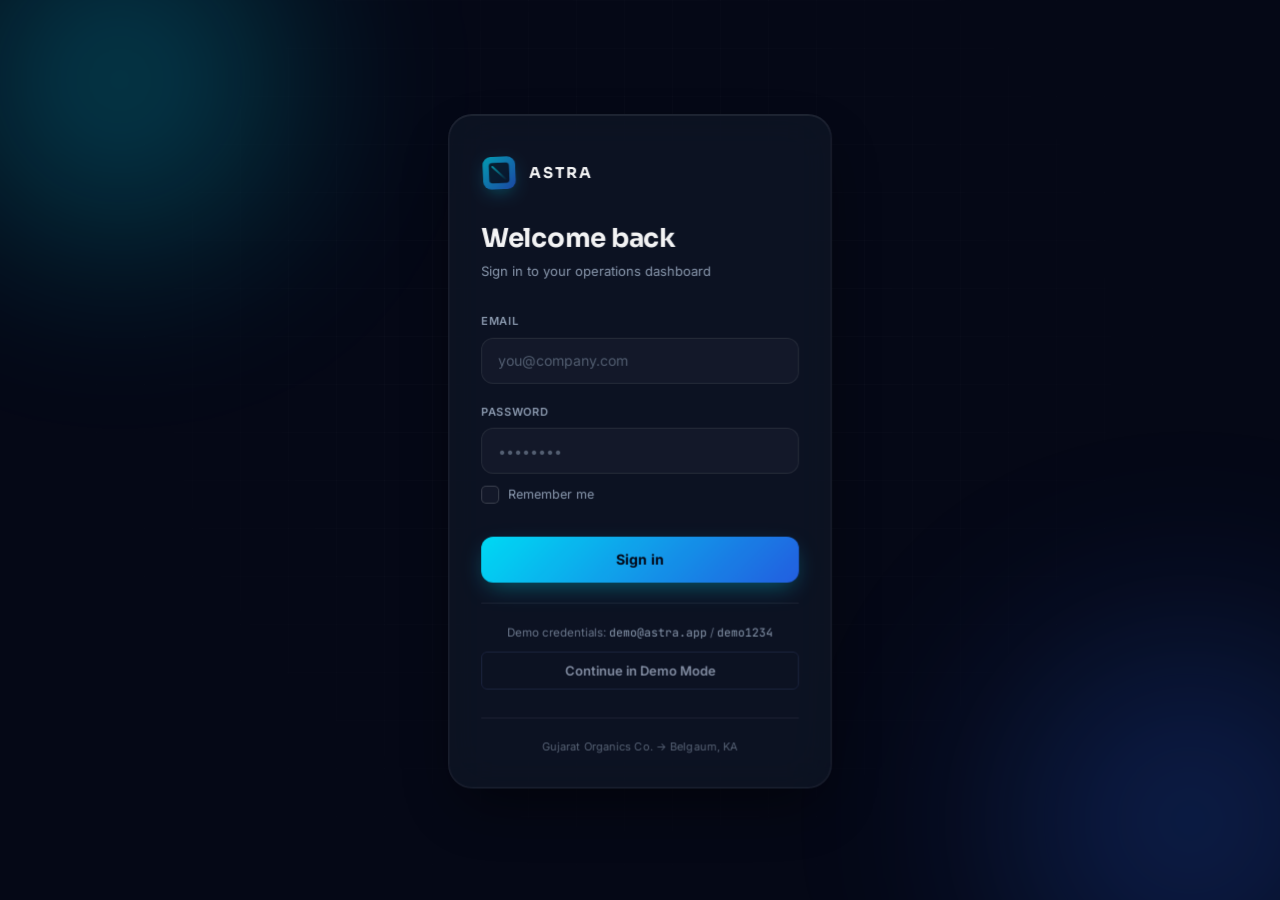
<file: index.html>
<!DOCTYPE html>
<html lang="en">
<head>
    <meta charset="UTF-8">
    <meta http-equiv="refresh" content="0; url=frontend/index.html">
    <title>Redirecting...</title>
</head>
<body>
    <p>Redirecting to Astra ERP...</p>
</body>
</html>
</file>
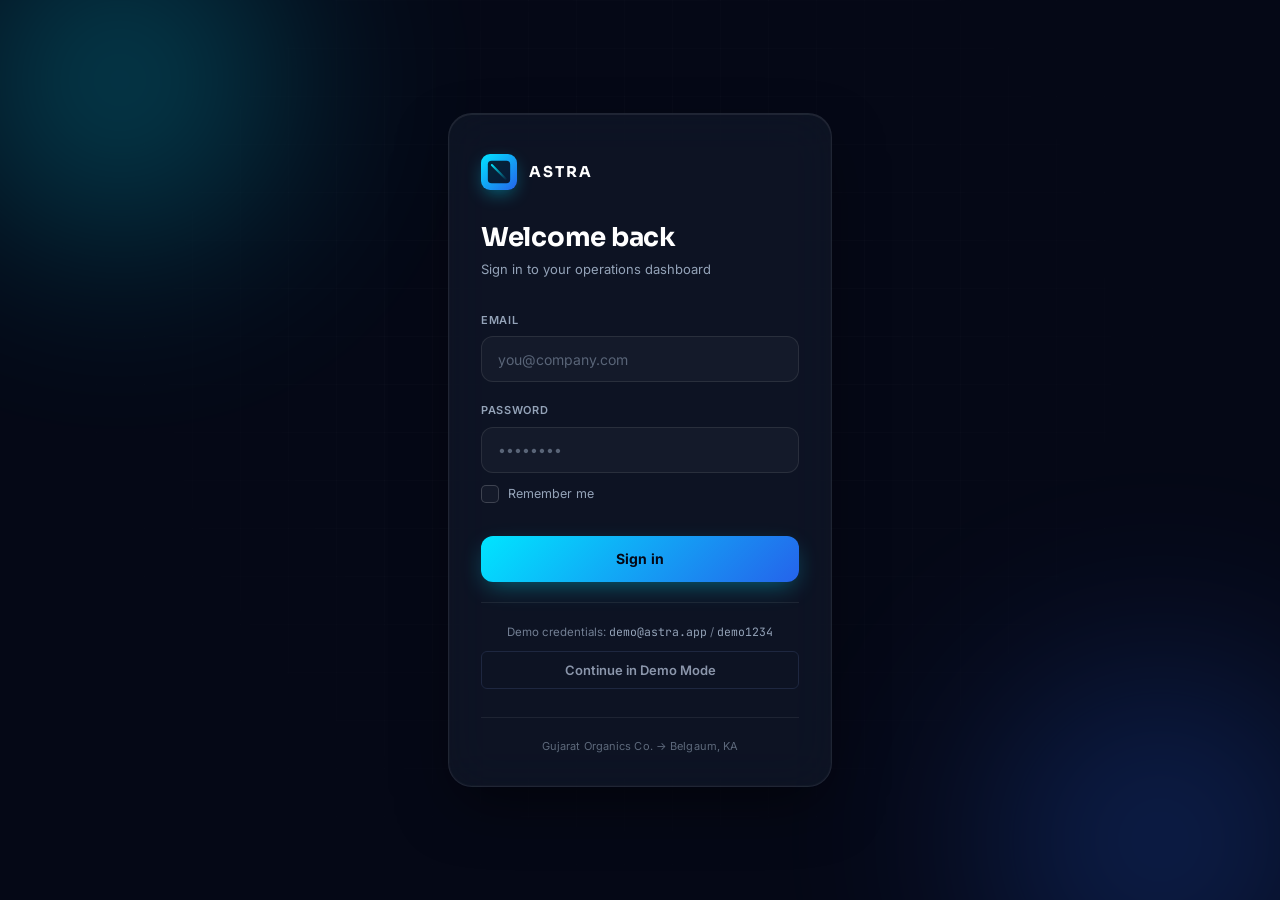
<file: frontend/index.html>
<!DOCTYPE html>
<html lang="en">
<head>
  <meta charset="UTF-8" />
  <title>Astra</title>
  <script>
    // Entry point. Later this can check for an existing session
    // and route straight to the dashboard instead.
    window.location.href = './pages/login/login.html';
  </script>
</head>
<body></body>
</html>
</file>
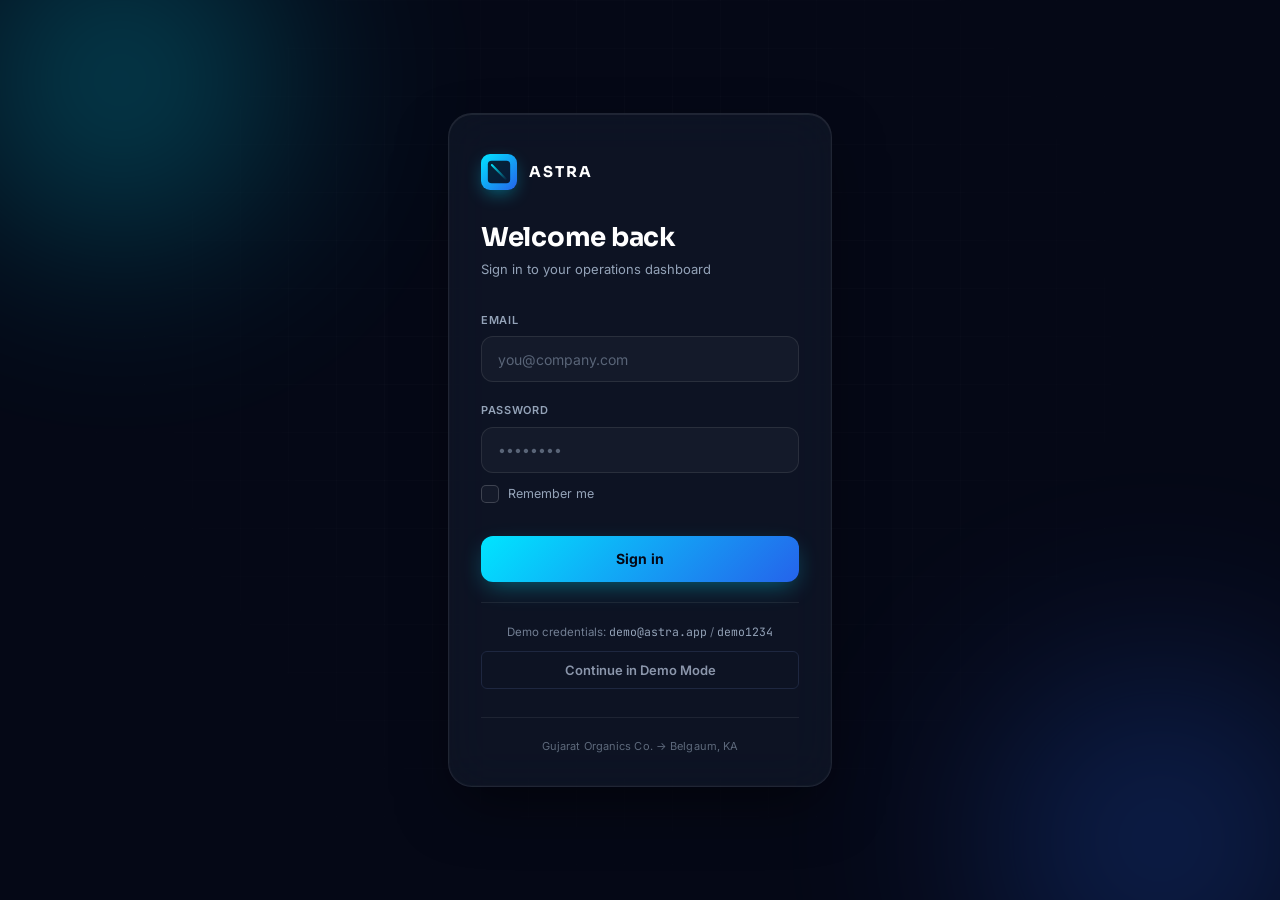
<file: frontend/pages/customers/customers.html>
<!DOCTYPE html>
<html lang="en">
<head>
<script>if(!localStorage.getItem("astra_token")){location.replace("../login/login.html");}</script>
<meta charset="UTF-8" />
<meta name="viewport" content="width=device-width, initial-scale=1.0" />
<title>Astra — Customer Management</title>
<link href="../../assets/css/variables.css" rel="stylesheet"/>
<link href="../../assets/css/global.css" rel="stylesheet"/>
<link href="../../assets/css/layout.css" rel="stylesheet"/>
<link href="../../assets/css/sidebar.css" rel="stylesheet"/>
<link href="../../assets/css/cards.css" rel="stylesheet"/>
<link href="../../assets/css/tables.css" rel="stylesheet"/>
<link href="../../assets/css/buttons.css" rel="stylesheet"/>
<link href="../../assets/css/forms.css" rel="stylesheet"/>
<link href="../dashboard/dashboard.css" rel="stylesheet"/>
<link href="customers.css" rel="stylesheet"/>
</head>
<body>
<div class="app-shell">
<aside class="sidebar mc-sidebar">
<div class="sidebar-brand">
<div class="sidebar-brand-mark">A</div>
<span class="sidebar-brand-name">ASTRA</span>
</div>
<nav class="sidebar-nav mc-sidebar-nav">
<a class="sidebar-link" data-page="dashboard" href="../dashboard/dashboard.html"><span class="mc-nav-indicator"></span><span class="mc-nav-icon" aria-hidden="true"><svg width="16" height="16" viewBox="0 0 24 24" fill="none" stroke="currentColor" stroke-width="1.8"><rect x="3" y="3" width="7" height="9" rx="1.5"/><rect x="14" y="3" width="7" height="5" rx="1.5"/><rect x="14" y="12" width="7" height="9" rx="1.5"/><rect x="3" y="16" width="7" height="5" rx="1.5"/></svg></span><span class="mc-nav-label">Command Center</span></a>
<a class="sidebar-link" data-page="inventory" href="../inventory/inventory.html"><span class="mc-nav-indicator"></span><span class="mc-nav-icon" aria-hidden="true"><svg width="16" height="16" viewBox="0 0 24 24" fill="none" stroke="currentColor" stroke-width="1.8"><path d="M21 8l-9-5-9 5 9 5 9-5z"/><path d="M3 8v8l9 5 9-5V8"/><path d="M12 13v8"/></svg></span><span class="mc-nav-label">Inventory</span></a>
<a class="sidebar-link" data-page="suppliers" href="../suppliers/suppliers.html"><span class="mc-nav-indicator"></span><span class="mc-nav-icon" aria-hidden="true"><svg width="16" height="16" viewBox="0 0 24 24" fill="none" stroke="currentColor" stroke-width="1.8"><rect x="3" y="7" width="18" height="13" rx="1.5"/><path d="M8 7V5a2 2 0 012-2h4a2 2 0 012 2v2"/></svg></span><span class="mc-nav-label">Suppliers</span></a>
<a class="sidebar-link" data-page="purchase" href="../purchase/purchase.html"><span class="mc-nav-indicator"></span><span class="mc-nav-icon" aria-hidden="true"><svg width="16" height="16" viewBox="0 0 24 24" fill="none" stroke="currentColor" stroke-width="1.8"><circle cx="9" cy="20" r="1.4"/><circle cx="18" cy="20" r="1.4"/><path d="M2 3h2l2.6 12.2a2 2 0 002 1.6h8.6a2 2 0 002-1.6L21 7H6"/></svg></span><span class="mc-nav-label">Purchase</span></a>
<a class="sidebar-link" data-page="production" href="../production/production.html"><span class="mc-nav-indicator"></span><span class="mc-nav-icon" aria-hidden="true"><svg width="16" height="16" viewBox="0 0 24 24" fill="none" stroke="currentColor" stroke-width="1.8"><path d="M12 2v6m0 8v6M4.93 4.93l4.24 4.24m5.66 5.66l4.24 4.24M2 12h6m8 0h6M4.93 19.07l4.24-4.24m5.66-5.66l4.24-4.24"/></svg></span><span class="mc-nav-label">Production</span></a><a class="sidebar-link" data-page="packaging" href="../packaging/packaging.html"><span class="mc-nav-indicator"></span><span class="mc-nav-icon" aria-hidden="true"><svg width="16" height="16" viewBox="0 0 24 24" fill="none" stroke="currentColor" stroke-width="1.8"><path d="M21 16V8a2 2 0 00-2-2h-1V4a2 2 0 00-2-2H8a2 2 0 00-2 2v2H5a2 2 0 00-2 2v8a2 2 0 002 2h14a2 2 0 002-2z"/><path d="M7 16v-4h10v4"/></svg></span><span class="mc-nav-label">Packaging</span></a>
<a class="sidebar-link" data-page="sales" href="../sales/sales.html"><span class="mc-nav-indicator"></span><span class="mc-nav-icon" aria-hidden="true"><svg width="16" height="16" viewBox="0 0 24 24" fill="none" stroke="currentColor" stroke-width="1.8"><path d="M3 3v18h18"/><path d="M7 15l4-4 3 3 6-6"/></svg></span><span class="mc-nav-label">Sales</span></a>
<a class="sidebar-link active" data-page="customers" href="../customers/customers.html"><span class="mc-nav-indicator"></span><span class="mc-nav-icon" aria-hidden="true"><svg width="16" height="16" viewBox="0 0 24 24" fill="none" stroke="currentColor" stroke-width="1.8"><circle cx="12" cy="8" r="3.5"/><path d="M4.5 20.5a7.5 7.5 0 0115 0"/></svg></span><span class="mc-nav-label">Customers</span></a>
<a class="sidebar-link" data-page="reports" href="../reports/reports.html"><span class="mc-nav-indicator"></span><span class="mc-nav-icon" aria-hidden="true"><svg width="16" height="16" viewBox="0 0 24 24" fill="none" stroke="currentColor" stroke-width="1.8"><path d="M4 19V9m6 10V5m6 14v-7"/></svg></span><span class="mc-nav-label">Reports</span></a>
<a class="sidebar-link" data-page="settings" href="../settings/settings.html"><span class="mc-nav-indicator"></span><span class="mc-nav-icon" aria-hidden="true"><svg width="16" height="16" viewBox="0 0 24 24" fill="none" stroke="currentColor" stroke-width="1.8"><circle cx="12" cy="12" r="3"/><path d="M19.4 15a1.65 1.65 0 00.33 1.82l.06.06a2 2 0 11-2.83 2.83l-.06-.06a1.65 1.65 0 00-1.82-.33 1.65 1.65 0 00-1 1.51V21a2 2 0 01-4 0v-.09A1.65 1.65 0 008.6 19.4a1.65 1.65 0 00-1.82.33l-.06.06a2 2 0 11-2.83-2.83l.06-.06a1.65 1.65 0 00.33-1.82 1.65 1.65 0 00-1.51-1H2a2 2 0 010-4h.09A1.65 1.65 0 003.6 8.6a1.65 1.65 0 00-.33-1.82l-.06-.06a2 2 0 112.83-2.83l.06.06a1.65 1.65 0 001.82.33H8a1.65 1.65 0 001-1.51V2a2 2 0 014 0v.09a1.65 1.65 0 001 1.51 1.65 1.65 0 001.82-.33l.06-.06a2 2 0 112.83 2.83l-.06.06a1.65 1.65 0 00-.33 1.82V8a1.65 1.65 0 001.51 1H21a2 2 0 010 4h-.09a1.65 1.65 0 00-1.51 1z"/></svg></span><span class="mc-nav-label">Settings</span></a>
</nav>
<div class="sidebar-footer mc-sidebar-footer">
<div class="mc-sidebar-user-avatar" id="sidebar-user-avatar">—</div>
<div class="mc-sidebar-user-info">
<div data-user-name="" class="mc-sidebar-user-name">—</div>
<div class="text-faint" data-user-role=""></div>
</div>
</div>
</aside>
<div class="app-main">
<header class="mc-header">
<div class="mc-header-left">
<h1 class="mc-greeting" id="page-title">Customer Management</h1>
<div class="mc-header-meta">
<span>Manage customer records, order history and outstanding receivables.</span>
</div>
<div class="mc-company-name">
<svg width="12" height="12" viewBox="0 0 24 24" fill="none" stroke="currentColor" stroke-width="2"><path d="M3 21h18M5 21V7l7-4 7 4v14M9 9h1m4 0h1m-6 4h1m4 0h1m-6 4h1m4 0h1"/></svg>
Gujarat Organics Co. <span class="mc-company-sep">→</span> Belgaum, KA
</div>
</div>
<div class="mc-header-right">
<div class="mc-search">
<svg fill="none" height="14" stroke="currentColor" stroke-width="2" viewbox="0 0 24 24" width="14"><circle cx="11" cy="11" r="7"></circle><path d="M21 21l-4.35-4.35"></path></svg>
<input aria-label="Global search" placeholder="Search Astra..." type="text"/>
<span class="mc-search-kbd">⌘K</span>
</div>
<button aria-label="Notifications" class="mc-icon-btn">
<svg fill="none" height="16" stroke="currentColor" stroke-width="2" viewbox="0 0 24 24" width="16"><path d="M18 8a6 6 0 10-12 0c0 7-3 9-3 9h18s-3-2-3-9"></path><path d="M13.73 21a2 2 0 01-3.46 0"></path></svg>
<span class="mc-badge-dot"></span>
</button>
<button aria-label="Settings" class="mc-icon-btn" onclick="window.location.href='../settings/settings.html'">
<svg fill="none" height="16" stroke="currentColor" stroke-width="2" viewbox="0 0 24 24" width="16"><circle cx="12" cy="12" r="3"></circle><path d="M19.4 15a1.65 1.65 0 00.33 1.82l.06.06a2 2 0 11-2.83 2.83l-.06-.06a1.65 1.65 0 00-1.82-.33 1.65 1.65 0 00-1 1.51V21a2 2 0 01-4 0v-.09A1.65 1.65 0 008.6 19.4a1.65 1.65 0 00-1.82.33l-.06.06a2 2 0 11-2.83-2.83l.06-.06a1.65 1.65 0 00.33-1.82 1.65 1.65 0 00-1.51-1H2a2 2 0 010-4h.09A1.65 1.65 0 003.6 8.6a1.65 1.65 0 00-.33-1.82l-.06-.06a2 2 0 112.83-2.83l.06.06a1.65 1.65 0 001.82.33H8a1.65 1.65 0 001-1.51V2a2 2 0 014 0v.09a1.65 1.65 0 001 1.51 1.65 1.65 0 001.82-.33l.06-.06a2 2 0 112.83 2.83l-.06.06a1.65 1.65 0 00-.33 1.82V8a1.65 1.65 0 001.51 1H21a2 2 0 010 4h-.09a1.65 1.65 0 00-1.51 1z"></path></svg>
</button>
<div class="mc-header-divider"></div>
<div class="mc-avatar" id="user-avatar" title="Account">—</div>
<button class="btn btn-ghost mc-signout" id="logout-btn">Sign out</button>
</div>
</header>

<div class="app-content mc-content">

<section class="mc-section">
<div class="mc-section-title">Customer Overview</div>
<div class="kpi-grid mc-kpi-grid">
<div class="kpi-card mc-kpi-card mc-accent-cyan">
<div class="mc-kpi-top">
<span class="kpi-label">Total Customers</span>
<svg class="mc-sparkline" preserveaspectratio="none" viewbox="0 0 60 20"><polyline points="0,16 10,13 20,14 30,9 40,10 50,4 60,6"></polyline></svg>
</div>
<span class="kpi-value" id="kpi-total-customers">—</span>
<span class="kpi-sub neutral">across 3 channels</span>
</div>
<div class="kpi-card mc-kpi-card mc-accent-green">
<div class="mc-kpi-top">
<span class="kpi-label">Active Customers</span>
<svg class="mc-sparkline" preserveaspectratio="none" viewbox="0 0 60 20"><polyline points="0,12 10,11 20,12 30,9 40,8 50,7 60,5"></polyline></svg>
</div>
<span class="kpi-value" id="kpi-active-customers">—</span>
<span class="kpi-sub up">↑ steady</span>
</div>
<div class="kpi-card mc-kpi-card mc-accent-cyan">
<div class="mc-kpi-top">
<span class="kpi-label">New This Month</span>
<svg class="mc-sparkline" preserveaspectratio="none" viewbox="0 0 60 20"><polyline points="0,10 10,10 20,6 30,6 40,12 50,8 60,4"></polyline></svg>
</div>
<span class="kpi-value" id="kpi-new-customers">—</span>
<span class="kpi-sub up">↑ 4 new</span>
</div>
<div class="kpi-card mc-kpi-card mc-accent-amber">
<div class="mc-kpi-top">
<span class="kpi-label">Outstanding Receivables</span>
<svg class="mc-sparkline" preserveaspectratio="none" viewbox="0 0 60 20"><polyline points="0,4 10,6 20,5 30,9 40,10 50,14 60,16"></polyline></svg>
</div>
<span class="kpi-value" id="kpi-outstanding">—</span>
<span class="kpi-sub down">review needed</span>
</div>
</div>
</section>

<section class="mc-section">
<div class="mc-section-title">Quick Actions</div>
<div class="cust-actions">
<button class="btn btn-primary" id="btn-add-customer">+ Add Customer</button>
<button class="btn btn-ghost" id="btn-record-payment">+ Record Payment</button>
<button class="btn btn-ghost" id="btn-order-history">+ View Order History</button>
<button class="btn btn-ghost" id="btn-export-list">+ Export Customer List</button>
</div>
</section>

<section class="mc-section mc-intelligence-section">
<div class="mc-section-title mc-intelligence-title">
<svg fill="none" height="14" stroke="currentColor" stroke-width="2" viewbox="0 0 24 24" width="14"><path d="M12 2a7 7 0 00-4 12.7V17a2 2 0 002 2h4a2 2 0 002-2v-2.3A7 7 0 0012 2z"></path><path d="M9 21h6"></path></svg>
Astra Customer Intelligence
</div>
<div class="card mc-intelligence-card">
<div class="mc-intelligence-list" id="customer-insights"></div>
</div>
</section>

<section class="mc-section">
<div class="mc-section-title">Segments</div>
<div class="cust-segment-grid" id="segment-grid"></div>
</section>

<section class="mc-section">
<div class="mc-section-title">Customer Directory</div>

<div class="card cust-toolbar-card">
<div class="cust-toolbar">
<div class="cust-search">
<svg width="14" height="14" viewBox="0 0 24 24" fill="none" stroke="currentColor" stroke-width="2"><circle cx="11" cy="11" r="7"/><path d="M21 21l-4.35-4.35"/></svg>
<input type="text" id="search-input" placeholder="Search customer..." aria-label="Search customer" />
</div>
<div class="cust-filters">
<select class="cust-select" id="filter-channel" aria-label="Filter by channel">
<option value="">All Channels</option>
<option value="ecommerce">E-commerce</option>
<option value="retailer">Retailer</option>
<option value="direct">Direct Consumer</option>
</select>
<select class="cust-select" id="filter-status" aria-label="Filter by status">
<option value="">All Status</option>
<option value="active">Active</option>
<option value="inactive">Inactive</option>
</select>
<button class="cust-filter-chip" id="filter-outstanding" type="button">Outstanding Payments</button>
</div>
</div>
</div>

<div class="card cust-table-card">
<div class="cust-table-scroll">
<table class="astra-table mc-table cust-table" id="customers-table">
<thead>
<tr>
<th>Customer Name</th>
<th>Code</th>
<th>Contact</th>
<th>City</th>
<th>Channel</th>
<th>Total Orders</th>
<th>Outstanding</th>
<th>Status</th>
<th>Actions</th>
</tr>
</thead>
<tbody id="customers-tbody"></tbody>
</table>
</div>
<div class="cust-empty-state hidden" id="empty-state">No customers match your search.</div>
</div>
</section>

<section class="mc-section">
<div class="mc-section-title">Recent Activity</div>
<div class="card">
<div class="mc-timeline" id="customer-activity"></div>
</div>
</section>

</div>
</div>
</div>


<div class="cust-overlay" id="drawer-overlay"></div>
<aside class="cust-drawer" id="customer-drawer" aria-hidden="true">
<div class="cust-drawer-header">
<div>
<div class="cust-drawer-name" id="drawer-name">—</div>
<div class="cust-drawer-code mono" id="drawer-code">—</div>
</div>
<button class="cust-icon-btn" id="drawer-close" aria-label="Close">
<svg width="16" height="16" viewBox="0 0 24 24" fill="none" stroke="currentColor" stroke-width="2"><path d="M18 6L6 18M6 6l12 12"/></svg>
</button>
</div>
<div class="cust-drawer-body">
<div class="cust-drawer-section">
<div class="cust-drawer-section-title">Customer Information</div>
<div class="cust-drawer-row"><span>Contact Person</span><span id="drawer-contact">—</span></div>
<div class="cust-drawer-row"><span>Phone</span><span id="drawer-phone">—</span></div>
<div class="cust-drawer-row"><span>Email</span><span id="drawer-email">—</span></div>
<div class="cust-drawer-row"><span>Channel</span><span id="drawer-channel">—</span></div>
<div class="cust-drawer-row"><span>Status</span><span id="drawer-status">—</span></div>
</div>
<div class="cust-drawer-section">
<div class="cust-drawer-section-title">Address</div>
<div class="cust-drawer-row"><span>Address</span><span id="drawer-address">—</span></div>
<div class="cust-drawer-row"><span>City</span><span id="drawer-city">—</span></div>
</div>
<div class="cust-drawer-section">
<div class="cust-drawer-section-title">Order History</div>
<div class="cust-drawer-list" id="drawer-orders"></div>
</div>
<div class="cust-drawer-section">
<div class="cust-drawer-section-title">Outstanding Payments</div>
<div class="cust-drawer-outstanding" id="drawer-outstanding">—</div>
</div>
<div class="cust-drawer-section">
<div class="cust-drawer-section-title">Notes</div>
<p class="cust-drawer-notes" id="drawer-notes">—</p>
</div>
</div>
</aside>

<!-- Add Customer modal -->
<div class="cust-overlay" id="modal-overlay"></div>
<div class="cust-modal" id="add-customer-modal" role="dialog" aria-modal="true" aria-hidden="true">
<div class="cust-modal-header">
<h2>Add Customer</h2>
<button class="cust-icon-btn" id="modal-close" aria-label="Close">
<svg width="16" height="16" viewBox="0 0 24 24" fill="none" stroke="currentColor" stroke-width="2"><path d="M18 6L6 18M6 6l12 12"/></svg>
</button>
</div>
<form id="add-customer-form" class="cust-modal-body">
<div class="cust-form-grid">
<div class="form-group">
<label class="form-label" for="f-name">Customer Name</label>
<input class="form-input" id="f-name" name="name" required />
</div>
<div class="form-group">
<label class="form-label" for="f-contact">Contact Person</label>
<input class="form-input" id="f-contact" name="contact" />
</div>
<div class="form-group">
<label class="form-label" for="f-phone">Phone</label>
<input class="form-input" id="f-phone" name="phone" required />
</div>
<div class="form-group">
<label class="form-label" for="f-email">Email</label>
<input class="form-input" type="email" id="f-email" name="email" />
</div>
<div class="form-group cust-form-span2">
<label class="form-label" for="f-address">Address</label>
<input class="form-input" id="f-address" name="address" />
</div>
<div class="form-group">
<label class="form-label" for="f-city">City</label>
<input class="form-input" id="f-city" name="city" required />
</div>
<div class="form-group">
<label class="form-label" for="f-channel">Channel</label>
<select class="form-input" id="f-channel" name="channel">
<option value="ecommerce">E-commerce</option>
<option value="retailer">Retailer</option>
<option value="direct">Direct Consumer</option>
</select>
</div>
<div class="form-group cust-form-span2">
<label class="form-label" for="f-notes">Notes</label>
<textarea class="form-input cust-textarea" id="f-notes" name="notes" rows="3"></textarea>
</div>
</div>
<div class="cust-modal-footer">
<button type="button" class="btn btn-ghost" id="modal-cancel">Cancel</button>
<button type="submit" class="btn btn-primary">Save</button>
</div>
</form>
</div>

<div class="cust-toast-container" id="toast-container" aria-live="polite"></div>

<script src="../../assets/js/storage.js"></script>
<script src="../../assets/js/api.js"></script>
<script src="../../assets/js/auth.js"></script>
<script src="../../assets/js/app.js"></script>
<script src="customers.js"></script>
</body>
</html>
</file>
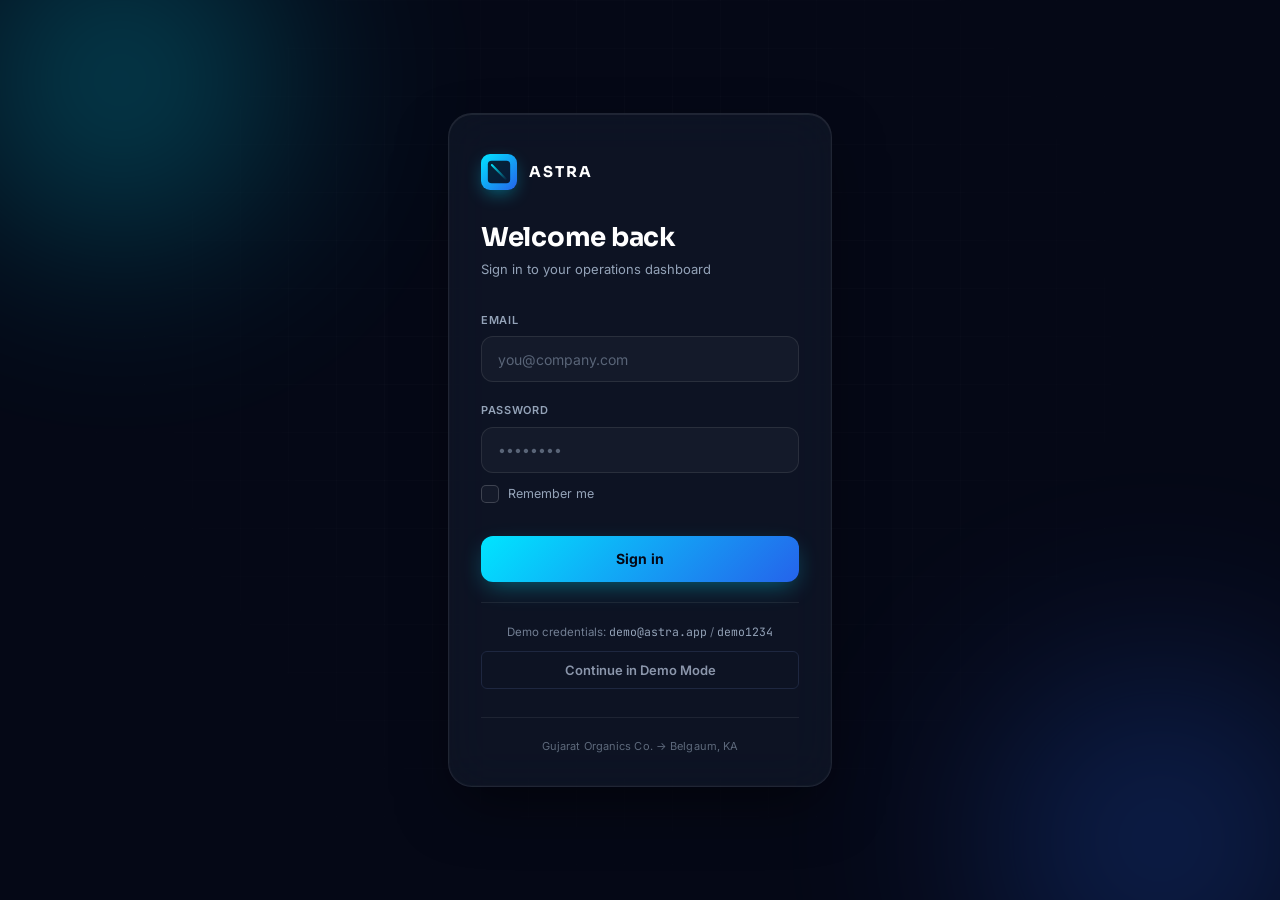
<file: frontend/pages/dashboard/dashboard.html>
<!DOCTYPE html>
<html lang="en">
<head>
<script>if(!localStorage.getItem("astra_token")){location.replace("../login/login.html");}</script>
<meta charset="utf-8"/>
<meta content="width=device-width, initial-scale=1.0" name="viewport"/>
<title>Astra — Command Center</title>
<link rel="preconnect" href="https://fonts.googleapis.com">
<link rel="preconnect" href="https://fonts.gstatic.com" crossorigin>
<link href="https://fonts.googleapis.com/css2?family=Inter:wght@400;500;600;700;800&family=JetBrains+Mono:wght@400;500;600&display=swap" rel="stylesheet">
<link href="../../assets/css/variables.css" rel="stylesheet"/>
<link href="../../assets/css/global.css" rel="stylesheet"/>
<link href="../../assets/css/layout.css" rel="stylesheet"/>
<link href="../../assets/css/sidebar.css" rel="stylesheet"/>
<link href="../../assets/css/cards.css" rel="stylesheet"/>
<link href="../../assets/css/tables.css" rel="stylesheet"/>
<link href="../../assets/css/buttons.css" rel="stylesheet"/>
<link href="dashboard.css" rel="stylesheet"/>
</head>
<body>
<div class="app-shell">
<aside class="sidebar mc-sidebar">
<div class="sidebar-brand">
<div class="sidebar-brand-mark">A</div>
<span class="sidebar-brand-name">ASTRA</span>
</div>
<nav class="sidebar-nav mc-sidebar-nav">
<a class="sidebar-link active" data-page="dashboard" href="../dashboard/dashboard.html"><span class="mc-nav-indicator"></span><span class="mc-nav-icon" aria-hidden="true"><svg width="16" height="16" viewBox="0 0 24 24" fill="none" stroke="currentColor" stroke-width="1.8"><rect x="3" y="3" width="7" height="9" rx="1.5"/><rect x="14" y="3" width="7" height="5" rx="1.5"/><rect x="14" y="12" width="7" height="9" rx="1.5"/><rect x="3" y="16" width="7" height="5" rx="1.5"/></svg></span><span class="mc-nav-label">Command Center</span></a>
<a class="sidebar-link" data-page="inventory" href="../inventory/inventory.html"><span class="mc-nav-indicator"></span><span class="mc-nav-icon" aria-hidden="true"><svg width="16" height="16" viewBox="0 0 24 24" fill="none" stroke="currentColor" stroke-width="1.8"><path d="M21 8l-9-5-9 5 9 5 9-5z"/><path d="M3 8v8l9 5 9-5V8"/><path d="M12 13v8"/></svg></span><span class="mc-nav-label">Inventory</span></a>
<a class="sidebar-link" data-page="suppliers" href="../suppliers/suppliers.html"><span class="mc-nav-indicator"></span><span class="mc-nav-icon" aria-hidden="true"><svg width="16" height="16" viewBox="0 0 24 24" fill="none" stroke="currentColor" stroke-width="1.8"><rect x="3" y="7" width="18" height="13" rx="1.5"/><path d="M8 7V5a2 2 0 012-2h4a2 2 0 012 2v2"/></svg></span><span class="mc-nav-label">Suppliers</span></a>
<a class="sidebar-link" data-page="purchase" href="../purchase/purchase.html"><span class="mc-nav-indicator"></span><span class="mc-nav-icon" aria-hidden="true"><svg width="16" height="16" viewBox="0 0 24 24" fill="none" stroke="currentColor" stroke-width="1.8"><circle cx="9" cy="20" r="1.4"/><circle cx="18" cy="20" r="1.4"/><path d="M2 3h2l2.6 12.2a2 2 0 002 1.6h8.6a2 2 0 002-1.6L21 7H6"/></svg></span><span class="mc-nav-label">Purchase</span></a>
<a class="sidebar-link" data-page="production" href="../production/production.html"><span class="mc-nav-indicator"></span><span class="mc-nav-icon" aria-hidden="true"><svg width="16" height="16" viewBox="0 0 24 24" fill="none" stroke="currentColor" stroke-width="1.8"><path d="M12 2v6m0 8v6M4.93 4.93l4.24 4.24m5.66 5.66l4.24 4.24M2 12h6m8 0h6M4.93 19.07l4.24-4.24m5.66-5.66l4.24-4.24"/></svg></span><span class="mc-nav-label">Production</span></a><a class="sidebar-link" data-page="packaging" href="../packaging/packaging.html"><span class="mc-nav-indicator"></span><span class="mc-nav-icon" aria-hidden="true"><svg width="16" height="16" viewBox="0 0 24 24" fill="none" stroke="currentColor" stroke-width="1.8"><path d="M21 16V8a2 2 0 00-2-2h-1V4a2 2 0 00-2-2H8a2 2 0 00-2 2v2H5a2 2 0 00-2 2v8a2 2 0 002 2h14a2 2 0 002-2z"/><path d="M7 16v-4h10v4"/></svg></span><span class="mc-nav-label">Packaging</span></a>
<a class="sidebar-link" data-page="sales" href="../sales/sales.html"><span class="mc-nav-indicator"></span><span class="mc-nav-icon" aria-hidden="true"><svg width="16" height="16" viewBox="0 0 24 24" fill="none" stroke="currentColor" stroke-width="1.8"><path d="M3 3v18h18"/><path d="M7 15l4-4 3 3 6-6"/></svg></span><span class="mc-nav-label">Sales</span></a>
<a class="sidebar-link" data-page="customers" href="../customers/customers.html"><span class="mc-nav-indicator"></span><span class="mc-nav-icon" aria-hidden="true"><svg width="16" height="16" viewBox="0 0 24 24" fill="none" stroke="currentColor" stroke-width="1.8"><circle cx="12" cy="8" r="3.5"/><path d="M4.5 20.5a7.5 7.5 0 0115 0"/></svg></span><span class="mc-nav-label">Customers</span></a>
<a class="sidebar-link" data-page="reports" href="../reports/reports.html"><span class="mc-nav-indicator"></span><span class="mc-nav-icon" aria-hidden="true"><svg width="16" height="16" viewBox="0 0 24 24" fill="none" stroke="currentColor" stroke-width="1.8"><path d="M4 19V9m6 10V5m6 14v-7"/></svg></span><span class="mc-nav-label">Reports</span></a>
<a class="sidebar-link" data-page="settings" href="../settings/settings.html"><span class="mc-nav-indicator"></span><span class="mc-nav-icon" aria-hidden="true"><svg width="16" height="16" viewBox="0 0 24 24" fill="none" stroke="currentColor" stroke-width="1.8"><circle cx="12" cy="12" r="3"/><path d="M19.4 15a1.65 1.65 0 00.33 1.82l.06.06a2 2 0 11-2.83 2.83l-.06-.06a1.65 1.65 0 00-1.82-.33 1.65 1.65 0 00-1 1.51V21a2 2 0 01-4 0v-.09A1.65 1.65 0 008.6 19.4a1.65 1.65 0 00-1.82.33l-.06.06a2 2 0 11-2.83-2.83l.06-.06a1.65 1.65 0 00.33-1.82 1.65 1.65 0 00-1.51-1H2a2 2 0 010-4h.09A1.65 1.65 0 003.6 8.6a1.65 1.65 0 00-.33-1.82l-.06-.06a2 2 0 112.83-2.83l.06.06a1.65 1.65 0 001.82.33H8a1.65 1.65 0 001-1.51V2a2 2 0 014 0v.09a1.65 1.65 0 001 1.51 1.65 1.65 0 001.82-.33l.06-.06a2 2 0 112.83 2.83l-.06.06a1.65 1.65 0 00-.33 1.82V8a1.65 1.65 0 001.51 1H21a2 2 0 010 4h-.09a1.65 1.65 0 00-1.51 1z"/></svg></span><span class="mc-nav-label">Settings</span></a>
</nav>
<div class="sidebar-footer mc-sidebar-footer">
<div class="mc-sidebar-user-avatar" id="sidebar-user-avatar">—</div>
<div class="mc-sidebar-user-info">
<div data-user-name="" class="mc-sidebar-user-name">—</div>
<div class="text-faint" data-user-role=""></div>
</div>
</div>
</aside>
<div class="app-main">
<header class="mc-header">
<div class="mc-header-left">
<h1 class="mc-greeting" id="greeting-text">Good morning 👋</h1>
<div class="mc-header-meta">
<span id="current-date">—</span>
<span class="mc-meta-dot">•</span>
<span id="current-time">—</span>
</div>
<div class="mc-company-name">
<svg width="12" height="12" viewBox="0 0 24 24" fill="none" stroke="currentColor" stroke-width="2"><path d="M3 21h18M5 21V7l7-4 7 4v14M9 9h1m4 0h1m-6 4h1m4 0h1m-6 4h1m4 0h1"/></svg>
Gujarat Organics Co. <span class="mc-company-sep">→</span> Belgaum, KA
</div>
</div>
<div class="mc-header-right">
<div class="mc-search">
<svg fill="none" height="14" stroke="currentColor" stroke-width="2" viewbox="0 0 24 24" width="14"><circle cx="11" cy="11" r="7"></circle><path d="M21 21l-4.35-4.35"></path></svg>
<input aria-label="Global search" placeholder="Search Astra..." type="text"/>
<span class="mc-search-kbd">⌘K</span>
</div>
<button aria-label="Notifications" class="mc-icon-btn">
<svg fill="none" height="16" stroke="currentColor" stroke-width="2" viewbox="0 0 24 24" width="16"><path d="M18 8a6 6 0 10-12 0c0 7-3 9-3 9h18s-3-2-3-9"></path><path d="M13.73 21a2 2 0 01-3.46 0"></path></svg>
<span class="mc-badge-dot"></span>
</button>
<button aria-label="Settings" class="mc-icon-btn" onclick="window.location.href='../settings/settings.html'">
<svg fill="none" height="16" stroke="currentColor" stroke-width="2" viewbox="0 0 24 24" width="16"><circle cx="12" cy="12" r="3"></circle><path d="M19.4 15a1.65 1.65 0 00.33 1.82l.06.06a2 2 0 11-2.83 2.83l-.06-.06a1.65 1.65 0 00-1.82-.33 1.65 1.65 0 00-1 1.51V21a2 2 0 01-4 0v-.09A1.65 1.65 0 008.6 19.4a1.65 1.65 0 00-1.82.33l-.06.06a2 2 0 11-2.83-2.83l.06-.06a1.65 1.65 0 00.33-1.82 1.65 1.65 0 00-1.51-1H2a2 2 0 010-4h.09A1.65 1.65 0 003.6 8.6a1.65 1.65 0 00-.33-1.82l-.06-.06a2 2 0 112.83-2.83l.06.06a1.65 1.65 0 001.82.33H8a1.65 1.65 0 001-1.51V2a2 2 0 014 0v.09a1.65 1.65 0 001 1.51 1.65 1.65 0 001.82-.33l.06-.06a2 2 0 112.83 2.83l-.06.06a1.65 1.65 0 00-.33 1.82V8a1.65 1.65 0 001.51 1H21a2 2 0 010 4h-.09a1.65 1.65 0 00-1.51 1z"></path></svg>
</button>
<div class="mc-header-divider"></div>
<div class="mc-avatar" id="user-avatar" title="Account">—</div>
<button class="btn btn-ghost mc-signout" id="logout-btn">Sign out</button>
</div>
</header>
<div class="app-content mc-content">
<section class="mc-health-card">
<div class="mc-health-left">
<div class="mc-health-ring-wrap">
<svg class="mc-health-ring" viewbox="0 0 120 120">
<defs>
<linearGradient id="mc-ring-gradient" x1="0%" y1="0%" x2="100%" y2="100%">
<stop offset="0%" stop-color="var(--astra-cyan, #00E5FF)"/>
<stop offset="100%" stop-color="var(--astra-green, #22C55E)"/>
</linearGradient>
<filter id="mc-ring-glow" x="-50%" y="-50%" width="200%" height="200%">
<feGaussianBlur stdDeviation="3.2" result="blur"/>
<feMerge>
<feMergeNode in="blur"/>
<feMergeNode in="SourceGraphic"/>
</feMerge>
</filter>
</defs>
<circle class="mc-ring-track" cx="60" cy="60" r="52"></circle>
<circle class="mc-ring-progress" cx="60" cy="60" id="health-ring-progress" r="52" stroke="url(#mc-ring-gradient)" filter="url(#mc-ring-glow)"></circle>
</svg>
<div class="mc-health-score-wrap">
<span class="mc-health-score" id="health-score">—</span>
</div>
</div>
<div class="mc-health-labels">
<div class="mc-health-label">Business Health</div>
<div class="mc-health-status" id="health-status">—</div>
</div>
</div>
<div class="mc-health-divider"></div>
<div class="mc-health-metrics">
<div class="mc-health-metric">
<span class="mc-health-metric-label">Revenue Trend</span>
<span class="mc-health-metric-value up" id="revenue-trend-value">—</span>
</div>
<div class="mc-health-metric">
<span class="mc-health-metric-label">Production Efficiency</span>
<span class="mc-health-metric-value" id="production-efficiency-value">—</span>
</div>
<div class="mc-health-metric">
<span class="mc-health-metric-label">Order Fulfilment</span>
<span class="mc-health-metric-value" id="order-fulfilment-value">—</span>
</div>
</div>
</section>
<section class="mc-section">
<div class="mc-section-title">Today's KPIs</div>
<div class="kpi-grid mc-kpi-grid">
<div class="kpi-card mc-kpi-card mc-accent-cyan">
<div class="mc-kpi-top">
<span class="kpi-label">Revenue (MTD)</span>
<svg class="mc-sparkline" preserveaspectratio="none" viewbox="0 0 60 20"><polyline points="0,16 10,13 20,14 30,9 40,10 50,4 60,6"></polyline></svg>
</div>
<span class="kpi-value" id="kpi-revenue">—</span>
<span class="kpi-sub up">↑ 14.2% vs last month</span>
</div>
<div class="kpi-card mc-kpi-card mc-accent-green">
<div class="mc-kpi-top">
<span class="kpi-label">Packets Sold</span>
<svg class="mc-sparkline" preserveaspectratio="none" viewbox="0 0 60 20"><polyline points="0,14 10,15 20,10 30,11 40,7 50,8 60,3"></polyline></svg>
</div>
<span class="kpi-value" id="kpi-packets">—</span>
<span class="kpi-sub up">↑ 8.6%</span>
</div>
<div class="kpi-card mc-kpi-card mc-accent-cyan">
<div class="mc-kpi-top">
<span class="kpi-label">Active Batches</span>
<svg class="mc-sparkline" preserveaspectratio="none" viewbox="0 0 60 20"><polyline points="0,10 10,10 20,6 30,6 40,12 50,8 60,8"></polyline></svg>
</div>
<span class="kpi-value" id="kpi-batches">—</span>
<span class="kpi-sub neutral">on schedule</span>
</div>
<div class="kpi-card mc-kpi-card mc-accent-amber">
<div class="mc-kpi-top">
<span class="kpi-label">Expiring in 30d</span>
<svg class="mc-sparkline" preserveaspectratio="none" viewbox="0 0 60 20"><polyline points="0,4 10,6 20,5 30,9 40,10 50,14 60,16"></polyline></svg>
</div>
<span class="kpi-value" id="kpi-expiring">—</span>
<span class="kpi-sub down">review needed</span>
</div>
</div>
</section>
<section class="mc-section">
<div class="mc-section-title">Factory Operations</div>
<div class="mc-ops-grid">
<div class="mc-op-card">
<div class="mc-op-head">
<span class="mc-op-icon mc-op-icon-cyan">
<svg fill="none" height="16" stroke="currentColor" stroke-width="2" viewbox="0 0 24 24" width="16"><path d="M20 7l-8-4-8 4m16 0l-8 4m8-4v10l-8 4m0-10L4 7m8 4v10M4 7v10l8 4"></path></svg>
</span>
<span class="mc-op-name">Raw Material</span>
</div>
<div class="mc-op-status" id="op-raw-status">—</div>
<div class="mc-progress-track"><div class="mc-progress-fill" id="op-raw-progress"></div></div>
<div class="mc-op-percent" id="op-raw-percent">0%</div>
</div>
<div class="mc-op-card">
<div class="mc-op-head">
<span class="mc-op-icon mc-op-icon-cyan">
<svg fill="none" height="16" stroke="currentColor" stroke-width="2" viewbox="0 0 24 24" width="16"><path d="M12 2v6m0 8v6M4.93 4.93l4.24 4.24m5.66 5.66l4.24 4.24M2 12h6m8 0h6M4.93 19.07l4.24-4.24m5.66-5.66l4.24-4.24"></path></svg>
</span>
<span class="mc-op-name">Production</span>
</div>
<div class="mc-op-status" id="op-production-status">—</div>
<div class="mc-progress-track"><div class="mc-progress-fill" id="op-production-progress"></div></div>
<div class="mc-op-percent" id="op-production-percent">0%</div>
</div>
<div class="mc-op-card">
<div class="mc-op-head">
<span class="mc-op-icon mc-op-icon-green">
<svg fill="none" height="16" stroke="currentColor" stroke-width="2" viewbox="0 0 24 24" width="16"><rect height="13" rx="2" width="18" x="3" y="7"></rect><path d="M8 7V5a2 2 0 012-2h4a2 2 0 012 2v2"></path></svg>
</span>
<span class="mc-op-name">Packaging</span>
</div>
<div class="mc-op-status" id="op-packaging-status">—</div>
<div class="mc-progress-track"><div class="mc-progress-fill" id="op-packaging-progress"></div></div>
<div class="mc-op-percent" id="op-packaging-percent">0%</div>
</div>
<div class="mc-op-card">
<div class="mc-op-head">
<span class="mc-op-icon mc-op-icon-amber">
<svg fill="none" height="16" stroke="currentColor" stroke-width="2" viewbox="0 0 24 24" width="16"><path d="M3 3h13v13H3zM16 8h4l3 3v5h-7V8z"></path><circle cx="7.5" cy="18.5" r="1.5"></circle><circle cx="17.5" cy="18.5" r="1.5"></circle></svg>
</span>
<span class="mc-op-name">Dispatch</span>
</div>
<div class="mc-op-status" id="op-dispatch-status">—</div>
<div class="mc-progress-track"><div class="mc-progress-fill" id="op-dispatch-progress"></div></div>
<div class="mc-op-percent" id="op-dispatch-percent">0%</div>
</div>
</div>
</section>
<section class="mc-section">
<div class="mc-section-title">Inventory Snapshot</div>
<div class="mc-inventory-grid">
<div class="mc-inventory-card">
<div class="mc-inventory-head">
<span class="mc-inventory-dot" id="inv-amla-dot"></span>
<span class="mc-inventory-name">Amla Powder</span>
</div>
<div class="mc-inventory-row"><span class="text-faint">Current Stock</span><span class="mono" id="inv-amla-stock">—</span></div>
<div class="mc-inventory-row"><span class="text-faint">Available Packets</span><span class="mono" id="inv-amla-packets">—</span></div>
<div class="mc-inventory-row"><span class="text-faint">Reorder Level</span><span class="mono" id="inv-amla-reorder">—</span></div>
<div class="mc-inventory-row"><span class="text-faint">Expiry Risk</span><span id="inv-amla-expiry">—</span></div>
</div>
<div class="mc-inventory-card">
<div class="mc-inventory-head">
<span class="mc-inventory-dot" id="inv-moringa-dot"></span>
<span class="mc-inventory-name">Moringa Powder</span>
</div>
<div class="mc-inventory-row"><span class="text-faint">Current Stock</span><span class="mono" id="inv-moringa-stock">—</span></div>
<div class="mc-inventory-row"><span class="text-faint">Available Packets</span><span class="mono" id="inv-moringa-packets">—</span></div>
<div class="mc-inventory-row"><span class="text-faint">Reorder Level</span><span class="mono" id="inv-moringa-reorder">—</span></div>
<div class="mc-inventory-row"><span class="text-faint">Expiry Risk</span><span id="inv-moringa-expiry">—</span></div>
</div>
<div class="mc-inventory-card">
<div class="mc-inventory-head">
<span class="mc-inventory-dot" id="inv-beetroot-dot"></span>
<span class="mc-inventory-name">Beetroot Powder</span>
</div>
<div class="mc-inventory-row"><span class="text-faint">Current Stock</span><span class="mono" id="inv-beetroot-stock">—</span></div>
<div class="mc-inventory-row"><span class="text-faint">Available Packets</span><span class="mono" id="inv-beetroot-packets">—</span></div>
<div class="mc-inventory-row"><span class="text-faint">Reorder Level</span><span class="mono" id="inv-beetroot-reorder">—</span></div>
<div class="mc-inventory-row"><span class="text-faint">Expiry Risk</span><span id="inv-beetroot-expiry">—</span></div>
</div>
</div>
</section>
<section class="mc-section mc-intelligence-section">
<div class="mc-section-title mc-intelligence-title">
<svg fill="none" height="14" stroke="currentColor" stroke-width="2" viewbox="0 0 24 24" width="14"><path d="M12 2a7 7 0 00-4 12.7V17a2 2 0 002 2h4a2 2 0 002-2v-2.3A7 7 0 0012 2z"></path><path d="M9 21h6"></path></svg>
            Astra Intelligence
          </div>
<div class="card mc-intelligence-card">
<div class="mc-intelligence-list" id="ai-insights"></div>
</div>
</section>
<section class="mc-section">
<div class="mc-section-title">Recent Activity</div>
<div class="card">
<div class="mc-timeline" id="recent-activity"></div>
</div>
</section>
<section class="mc-section">
<div class="mc-section-title">Recent Batches</div>
<div class="card mc-table-card">
<table class="astra-table mc-table" id="batches-table">
<thead>
<tr><th>Batch</th><th>Product</th><th>Packed / Planned</th><th>Status</th></tr>
</thead>
<tbody></tbody>
</table>
</div>
</section>
</div>
</div>
</div>
<script src="../../assets/js/storage.js"></script>
<script src="../../assets/js/api.js"></script>
<script src="../../assets/js/auth.js"></script>
<script src="../../assets/js/app.js"></script>
<script src="dashboard.js"></script>
</body>
</html>
</file>
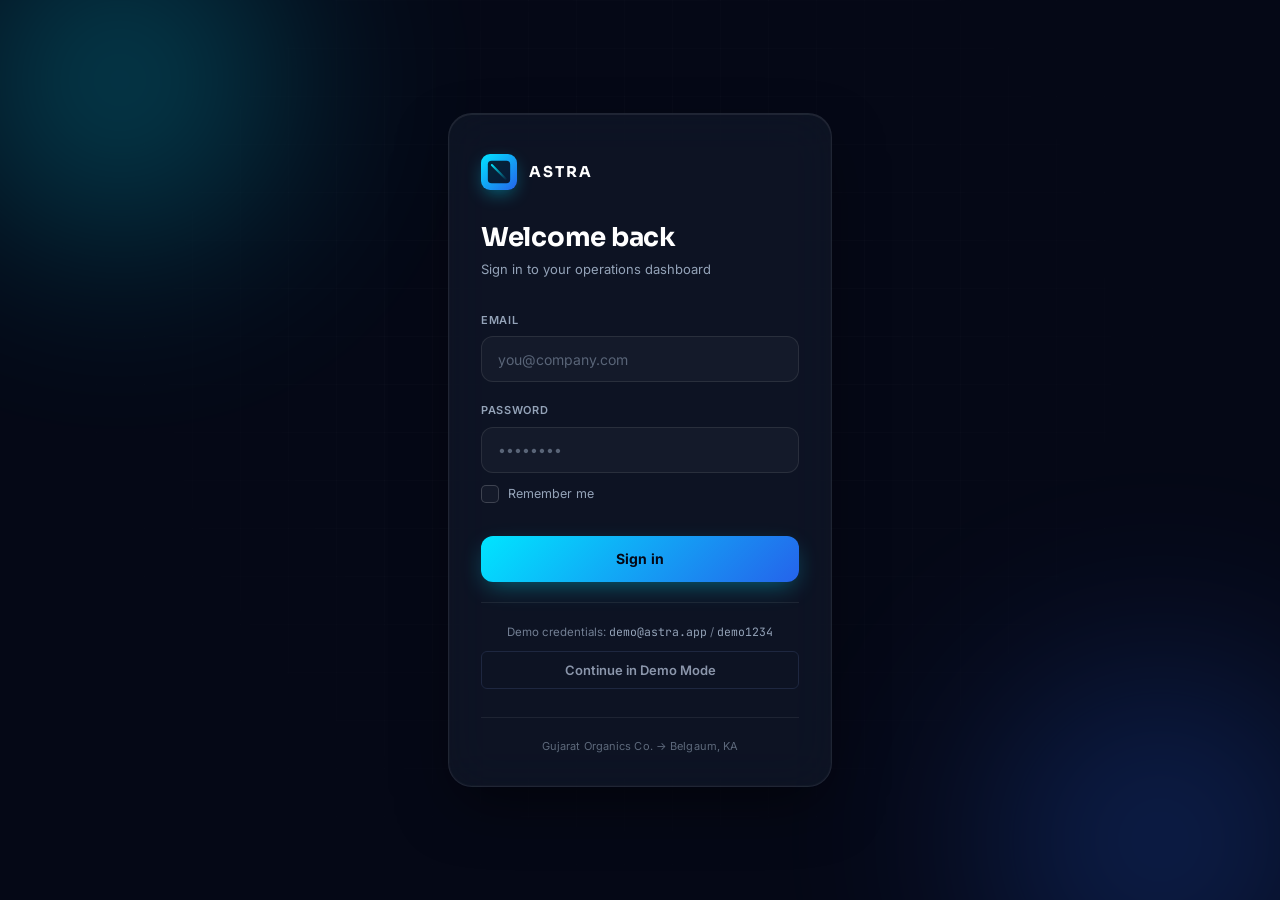
<file: frontend/pages/inventory/inventory.html>
<!DOCTYPE html>
<html lang="en">
<head>
<script>if(!localStorage.getItem("astra_token")){location.replace("../login/login.html");}</script>
<meta charset="utf-8"/>
<meta content="width=device-width, initial-scale=1.0" name="viewport"/>
<title>Astra — Inventory Management</title>
<link rel="preconnect" href="https://fonts.googleapis.com">
<link rel="preconnect" href="https://fonts.gstatic.com" crossorigin>
<link href="https://fonts.googleapis.com/css2?family=Inter:wght@400;500;600;700;800&family=JetBrains+Mono:wght@400;500;600&display=swap" rel="stylesheet">
<link href="../../assets/css/variables.css" rel="stylesheet"/>
<link href="../../assets/css/global.css" rel="stylesheet"/>
<link href="../../assets/css/layout.css" rel="stylesheet"/>
<link href="../../assets/css/sidebar.css" rel="stylesheet"/>
<link href="../../assets/css/cards.css" rel="stylesheet"/>
<link href="../../assets/css/tables.css" rel="stylesheet"/>
<link href="../../assets/css/buttons.css" rel="stylesheet"/>
<link href="inventory.css" rel="stylesheet"/>
</head>
<body>
<div class="app-shell">
<aside class="sidebar mc-sidebar">
<div class="sidebar-brand">
<div class="sidebar-brand-mark">A</div>
<span class="sidebar-brand-name">ASTRA</span>
</div>
<nav class="sidebar-nav mc-sidebar-nav">
<a class="sidebar-link" data-page="dashboard" href="../dashboard/dashboard.html"><span class="mc-nav-indicator"></span><span class="mc-nav-icon" aria-hidden="true"><svg width="16" height="16" viewBox="0 0 24 24" fill="none" stroke="currentColor" stroke-width="1.8"><rect x="3" y="3" width="7" height="9" rx="1.5"/><rect x="14" y="3" width="7" height="5" rx="1.5"/><rect x="14" y="12" width="7" height="9" rx="1.5"/><rect x="3" y="16" width="7" height="5" rx="1.5"/></svg></span><span class="mc-nav-label">Command Center</span></a>
<a class="sidebar-link active" data-page="inventory" href="../inventory/inventory.html"><span class="mc-nav-indicator"></span><span class="mc-nav-icon" aria-hidden="true"><svg width="16" height="16" viewBox="0 0 24 24" fill="none" stroke="currentColor" stroke-width="1.8"><path d="M21 8l-9-5-9 5 9 5 9-5z"/><path d="M3 8v8l9 5 9-5V8"/><path d="M12 13v8"/></svg></span><span class="mc-nav-label">Inventory</span></a>
<a class="sidebar-link" data-page="suppliers" href="../suppliers/suppliers.html"><span class="mc-nav-indicator"></span><span class="mc-nav-icon" aria-hidden="true"><svg width="16" height="16" viewBox="0 0 24 24" fill="none" stroke="currentColor" stroke-width="1.8"><rect x="3" y="7" width="18" height="13" rx="1.5"/><path d="M8 7V5a2 2 0 012-2h4a2 2 0 012 2v2"/></svg></span><span class="mc-nav-label">Suppliers</span></a>
<a class="sidebar-link" data-page="purchase" href="../purchase/purchase.html"><span class="mc-nav-indicator"></span><span class="mc-nav-icon" aria-hidden="true"><svg width="16" height="16" viewBox="0 0 24 24" fill="none" stroke="currentColor" stroke-width="1.8"><circle cx="9" cy="20" r="1.4"/><circle cx="18" cy="20" r="1.4"/><path d="M2 3h2l2.6 12.2a2 2 0 002 1.6h8.6a2 2 0 002-1.6L21 7H6"/></svg></span><span class="mc-nav-label">Purchase</span></a>
<a class="sidebar-link" data-page="production" href="../production/production.html"><span class="mc-nav-indicator"></span><span class="mc-nav-icon" aria-hidden="true"><svg width="16" height="16" viewBox="0 0 24 24" fill="none" stroke="currentColor" stroke-width="1.8"><path d="M12 2v6m0 8v6M4.93 4.93l4.24 4.24m5.66 5.66l4.24 4.24M2 12h6m8 0h6M4.93 19.07l4.24-4.24m5.66-5.66l4.24-4.24"/></svg></span><span class="mc-nav-label">Production</span></a><a class="sidebar-link" data-page="packaging" href="../packaging/packaging.html"><span class="mc-nav-indicator"></span><span class="mc-nav-icon" aria-hidden="true"><svg width="16" height="16" viewBox="0 0 24 24" fill="none" stroke="currentColor" stroke-width="1.8"><path d="M21 16V8a2 2 0 00-2-2h-1V4a2 2 0 00-2-2H8a2 2 0 00-2 2v2H5a2 2 0 00-2 2v8a2 2 0 002 2h14a2 2 0 002-2z"/><path d="M7 16v-4h10v4"/></svg></span><span class="mc-nav-label">Packaging</span></a>
<a class="sidebar-link" data-page="sales" href="../sales/sales.html"><span class="mc-nav-indicator"></span><span class="mc-nav-icon" aria-hidden="true"><svg width="16" height="16" viewBox="0 0 24 24" fill="none" stroke="currentColor" stroke-width="1.8"><path d="M3 3v18h18"/><path d="M7 15l4-4 3 3 6-6"/></svg></span><span class="mc-nav-label">Sales</span></a>
<a class="sidebar-link" data-page="customers" href="../customers/customers.html"><span class="mc-nav-indicator"></span><span class="mc-nav-icon" aria-hidden="true"><svg width="16" height="16" viewBox="0 0 24 24" fill="none" stroke="currentColor" stroke-width="1.8"><circle cx="12" cy="8" r="3.5"/><path d="M4.5 20.5a7.5 7.5 0 0115 0"/></svg></span><span class="mc-nav-label">Customers</span></a>
<a class="sidebar-link" data-page="reports" href="../reports/reports.html"><span class="mc-nav-indicator"></span><span class="mc-nav-icon" aria-hidden="true"><svg width="16" height="16" viewBox="0 0 24 24" fill="none" stroke="currentColor" stroke-width="1.8"><path d="M4 19V9m6 10V5m6 14v-7"/></svg></span><span class="mc-nav-label">Reports</span></a>
<a class="sidebar-link" data-page="settings" href="../settings/settings.html"><span class="mc-nav-indicator"></span><span class="mc-nav-icon" aria-hidden="true"><svg width="16" height="16" viewBox="0 0 24 24" fill="none" stroke="currentColor" stroke-width="1.8"><circle cx="12" cy="12" r="3"/><path d="M19.4 15a1.65 1.65 0 00.33 1.82l.06.06a2 2 0 11-2.83 2.83l-.06-.06a1.65 1.65 0 00-1.82-.33 1.65 1.65 0 00-1 1.51V21a2 2 0 01-4 0v-.09A1.65 1.65 0 008.6 19.4a1.65 1.65 0 00-1.82.33l-.06.06a2 2 0 11-2.83-2.83l.06-.06a1.65 1.65 0 00.33-1.82 1.65 1.65 0 00-1.51-1H2a2 2 0 010-4h.09A1.65 1.65 0 003.6 8.6a1.65 1.65 0 00-.33-1.82l-.06-.06a2 2 0 112.83-2.83l.06.06a1.65 1.65 0 001.82.33H8a1.65 1.65 0 001-1.51V2a2 2 0 014 0v.09a1.65 1.65 0 001 1.51 1.65 1.65 0 001.82-.33l.06-.06a2 2 0 112.83 2.83l-.06.06a1.65 1.65 0 00-.33 1.82V8a1.65 1.65 0 001.51 1H21a2 2 0 010 4h-.09a1.65 1.65 0 00-1.51 1z"/></svg></span><span class="mc-nav-label">Settings</span></a>
</nav>
<div class="sidebar-footer mc-sidebar-footer">
<div class="mc-sidebar-user-avatar" id="sidebar-user-avatar">—</div>
<div class="mc-sidebar-user-info">
<div data-user-name="" class="mc-sidebar-user-name">—</div>
<div class="text-faint" data-user-role=""></div>
</div>
</div>
</aside>
<div class="app-main">
<header class="mc-header">
<div class="mc-header-left">
<h1 class="mc-greeting" id="page-title">Inventory Management</h1>
<div class="mc-header-meta">
<span>Manage stock, batches, warehouses and inventory movement.</span>
</div>
<div class="mc-company-name">
<svg width="12" height="12" viewBox="0 0 24 24" fill="none" stroke="currentColor" stroke-width="2"><path d="M3 21h18M5 21V7l7-4 7 4v14M9 9h1m4 0h1m-6 4h1m4 0h1m-6 4h1m4 0h1"/></svg>
Gujarat Organics Co. <span class="mc-company-sep">→</span> Belgaum, KA
</div>
</div>
<div class="mc-header-right">
<div class="mc-search">
<svg fill="none" height="14" stroke="currentColor" stroke-width="2" viewbox="0 0 24 24" width="14"><circle cx="11" cy="11" r="7"></circle><path d="M21 21l-4.35-4.35"></path></svg>
<input aria-label="Global search" placeholder="Search Astra..." type="text"/>
<span class="mc-search-kbd">⌘K</span>
</div>
<button aria-label="Notifications" class="mc-icon-btn">
<svg fill="none" height="16" stroke="currentColor" stroke-width="2" viewbox="0 0 24 24" width="16"><path d="M18 8a6 6 0 10-12 0c0 7-3 9-3 9h18s-3-2-3-9"></path><path d="M13.73 21a2 2 0 01-3.46 0"></path></svg>
<span class="mc-badge-dot"></span>
</button>
<button aria-label="Settings" class="mc-icon-btn" onclick="window.location.href='../settings/settings.html'">
<svg fill="none" height="16" stroke="currentColor" stroke-width="2" viewbox="0 0 24 24" width="16"><circle cx="12" cy="12" r="3"></circle><path d="M19.4 15a1.65 1.65 0 00.33 1.82l.06.06a2 2 0 11-2.83 2.83l-.06-.06a1.65 1.65 0 00-1.82-.33 1.65 1.65 0 00-1 1.51V21a2 2 0 01-4 0v-.09A1.65 1.65 0 008.6 19.4a1.65 1.65 0 00-1.82.33l-.06.06a2 2 0 11-2.83-2.83l.06-.06a1.65 1.65 0 00.33-1.82 1.65 1.65 0 00-1.51-1H2a2 2 0 010-4h.09A1.65 1.65 0 003.6 8.6a1.65 1.65 0 00-.33-1.82l-.06-.06a2 2 0 112.83-2.83l.06.06a1.65 1.65 0 001.82.33H8a1.65 1.65 0 001-1.51V2a2 2 0 014 0v.09a1.65 1.65 0 001 1.51 1.65 1.65 0 001.82-.33l.06-.06a2 2 0 112.83 2.83l-.06.06a1.65 1.65 0 00-.33 1.82V8a1.65 1.65 0 001.51 1H21a2 2 0 010 4h-.09a1.65 1.65 0 00-1.51 1z"></path></svg>
</button>
<div class="mc-header-divider"></div>
<div class="mc-avatar" id="user-avatar" title="Account">—</div>
<button class="btn btn-ghost mc-signout" id="logout-btn">Sign out</button>
</div>
</header>
<div class="app-content mc-content">

<!-- SECTION 1 — Inventory Overview -->
<section class="mc-section">
<div class="mc-section-title">Inventory Overview</div>
<div class="kpi-grid mc-kpi-grid">
<div class="kpi-card mc-kpi-card mc-accent-cyan">
<div class="mc-kpi-top">
<div class="inv-kpi-top-left">
<span class="inv-kpi-icon" style="background:var(--mc-cyan-10);color:var(--mc-cyan)"><svg width="15" height="15" viewBox="0 0 24 24" fill="none" stroke="currentColor" stroke-width="2"><rect x="2" y="7" width="20" height="14" rx="2"/><path d="M16 3H8a2 2 0 00-2 2v2h12V5a2 2 0 00-2-2z"/><path d="M2 11h20"/></svg></span>
<span class="kpi-label">Current Stock Value</span>
</div>
<svg class="mc-sparkline" preserveaspectratio="none" viewbox="0 0 60 20"><polyline points="0,15 10,13 20,14 30,10 40,11 50,6 60,7"></polyline></svg>
</div>
<span class="kpi-value" id="inv-kpi-value">—</span>
<span class="kpi-sub up" id="inv-kpi-value-sub">—</span>
</div>
<div class="kpi-card mc-kpi-card mc-accent-green">
<div class="mc-kpi-top">
<div class="inv-kpi-top-left">
<span class="inv-kpi-icon" style="background:var(--mc-green-10);color:var(--mc-green)"><svg width="15" height="15" viewBox="0 0 24 24" fill="none" stroke="currentColor" stroke-width="2"><path d="M20 7l-8-4-8 4m16 0l-8 4m8-4v10l-8 4m0-10L4 7m8 4v10M4 7v10l8 4"/></svg></span>
<span class="kpi-label">Raw Materials</span>
</div>
<svg class="mc-sparkline" preserveaspectratio="none" viewbox="0 0 60 20"><polyline points="0,10 10,11 20,8 30,9 40,6 50,7 60,4"></polyline></svg>
</div>
<span class="kpi-value" id="inv-kpi-raw">—</span>
<span class="kpi-sub neutral" id="inv-kpi-raw-sub">—</span>
</div>
<div class="kpi-card mc-kpi-card mc-accent-cyan">
<div class="mc-kpi-top">
<div class="inv-kpi-top-left">
<span class="inv-kpi-icon" style="background:var(--mc-cyan-10);color:var(--mc-cyan)"><svg width="15" height="15" viewBox="0 0 24 24" fill="none" stroke="currentColor" stroke-width="2"><rect x="3" y="7" width="18" height="13" rx="1.5"/><path d="M8 7V5a2 2 0 012-2h4a2 2 0 012 2v2"/></svg></span>
<span class="kpi-label">Finished Goods</span>
</div>
<svg class="mc-sparkline" preserveaspectratio="none" viewbox="0 0 60 20"><polyline points="0,14 10,12 20,13 30,9 40,10 50,7 60,8"></polyline></svg>
</div>
<span class="kpi-value" id="inv-kpi-finished">—</span>
<span class="kpi-sub up" id="inv-kpi-finished-sub">—</span>
</div>
<div class="kpi-card mc-kpi-card mc-accent-amber">
<div class="mc-kpi-top">
<div class="inv-kpi-top-left">
<span class="inv-kpi-icon" style="background:var(--mc-amber-10);color:var(--mc-amber)"><svg width="15" height="15" viewBox="0 0 24 24" fill="none" stroke="currentColor" stroke-width="2"><path d="M12 9v4"/><path d="M12 17h.01"/><path d="M10.29 3.86l-8.18 14.18A1.5 1.5 0 003.5 20.5h17a1.5 1.5 0 001.39-2.46L13.71 3.86a1.5 1.5 0 00-2.42 0z"/></svg></span>
<span class="kpi-label">Low Stock Items</span>
</div>
<svg class="mc-sparkline" preserveaspectratio="none" viewbox="0 0 60 20"><polyline points="0,5 10,7 20,6 30,10 40,11 50,15 60,17"></polyline></svg>
</div>
<span class="kpi-value" id="inv-kpi-lowstock">—</span>
<span class="kpi-sub down" id="inv-kpi-lowstock-sub">—</span>
</div>
</div>
</section>

<!-- SECTION 2 — Quick Actions -->
<section class="mc-section">
<div class="mc-section-title">Quick Actions</div>
<div class="inv-quick-actions">
<button class="btn inv-action-btn inv-action-cyan" id="qa-add-stock">
<svg width="15" height="15" viewBox="0 0 24 24" fill="none" stroke="currentColor" stroke-width="2"><path d="M12 5v14M5 12h14"/></svg>
Add Stock
</button>
<button class="btn inv-action-btn inv-action-amber" id="qa-stock-out">
<svg width="15" height="15" viewBox="0 0 24 24" fill="none" stroke="currentColor" stroke-width="2"><path d="M5 12h14"/></svg>
Stock Out
</button>
<button class="btn inv-action-btn inv-action-blue" id="qa-transfer">
<svg width="15" height="15" viewBox="0 0 24 24" fill="none" stroke="currentColor" stroke-width="2"><path d="M17 3l4 4-4 4"/><path d="M21 7H9"/><path d="M7 21l-4-4 4-4"/><path d="M3 17h12"/></svg>
Transfer Stock
</button>
<button class="btn btn-ghost inv-action-btn" id="qa-report">
<svg width="15" height="15" viewBox="0 0 24 24" fill="none" stroke="currentColor" stroke-width="2"><path d="M14 2H6a2 2 0 00-2 2v16a2 2 0 002 2h12a2 2 0 002-2V8z"/><path d="M14 2v6h6"/><path d="M9 15h6"/><path d="M9 11h6"/></svg>
Generate Report
</button>
</div>
</section>

<!-- SECTION 3 — Inventory Intelligence -->
<section class="mc-section mc-intelligence-section">
<div class="mc-section-title mc-intelligence-title">
<svg fill="none" height="14" stroke="currentColor" stroke-width="2" viewbox="0 0 24 24" width="14"><path d="M12 2a7 7 0 00-4 12.7V17a2 2 0 002 2h4a2 2 0 002-2v-2.3A7 7 0 0012 2z"></path><path d="M9 21h6"></path></svg>
Inventory Intelligence
</div>
<div class="card mc-intelligence-card">
<div class="mc-intelligence-list" id="inv-insights"></div>
</div>
</section>

<!-- SECTION 4 — Inventory Table -->
<section class="mc-section">
<div class="mc-section-title">Inventory</div>
<div class="card mc-table-card">
<div class="inv-table-scroll">
<table class="astra-table mc-table" id="inventory-table">
<thead>
<tr>
<th>Product</th><th>SKU</th><th>Category</th><th>Warehouse</th><th>Current Stock</th><th>Unit</th><th>Reserved</th><th>Available</th><th>Reorder Level</th><th>Status</th><th>Actions</th>
</tr>
</thead>
<tbody></tbody>
</table>
</div>
</div>
</section>

<!-- SECTION 5 — Warehouse Summary -->
<section class="mc-section">
<div class="mc-section-title">Warehouse Summary</div>
<div class="mc-ops-grid inv-warehouse-grid" id="warehouse-summary"></div>
</section>

<!-- SECTION 6 — Stock Movement -->
<section class="mc-section">
<div class="mc-section-title">Stock Movement</div>
<div class="card">
<div class="mc-timeline" id="stock-movement"></div>
</div>
</section>

<!-- SECTION 7 — Top Products -->
<section class="mc-section">
<div class="mc-section-title">Top Products</div>
<div class="inv-top-grid" id="top-products"></div>
</section>

</div>
</div>
</div>

<div class="inv-toast-container" id="toast-container" aria-live="polite"></div>

<script src="../../assets/js/storage.js"></script>
<script src="../../assets/js/api.js"></script>
<script src="../../assets/js/auth.js"></script>
<script src="../../assets/js/app.js"></script>
<script src="inventory.js"></script>
</body>
</html>
</file>
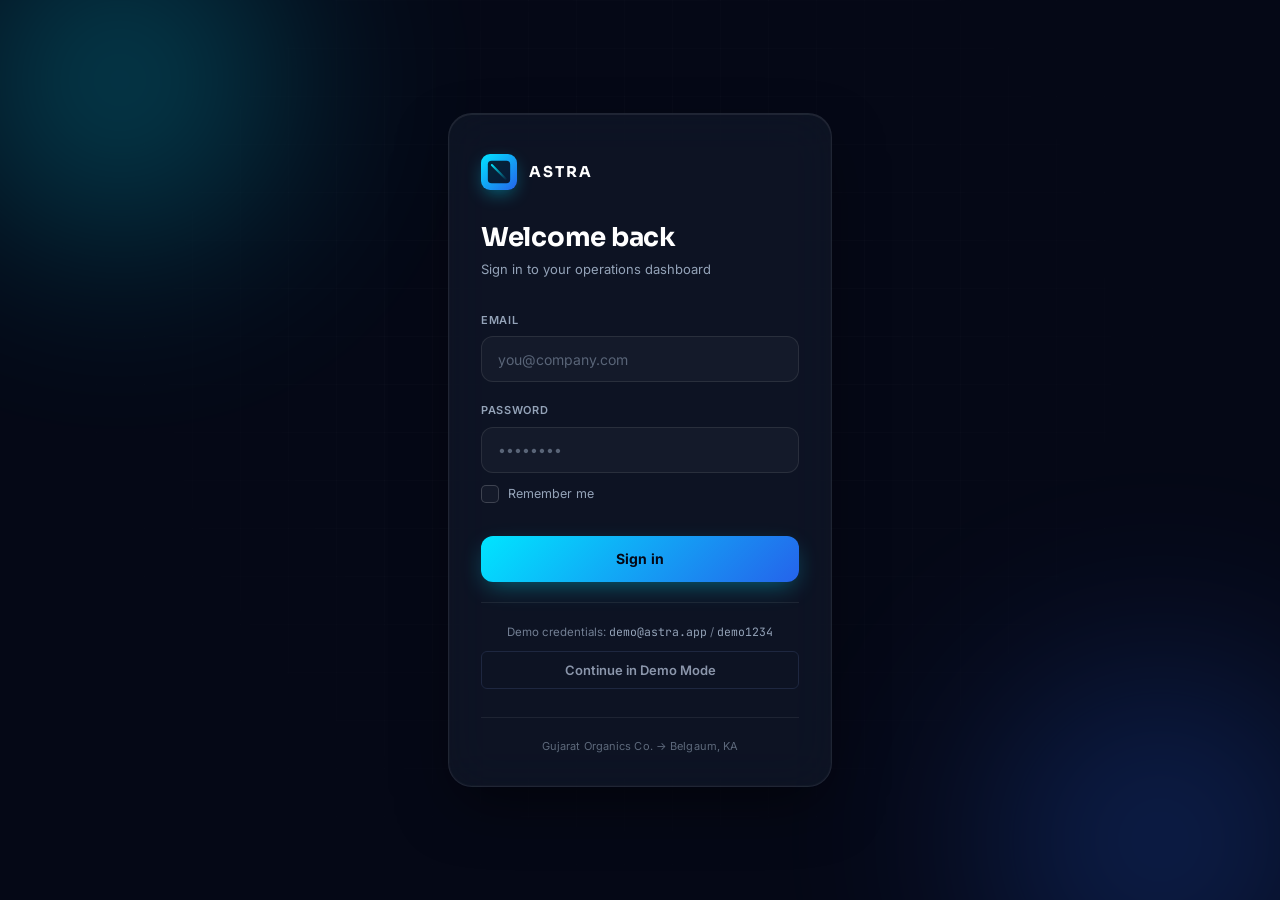
<file: frontend/pages/login/login.html>
<!DOCTYPE html>
<html lang="en">
<head>
  <meta charset="UTF-8" />
  <meta name="viewport" content="width=device-width, initial-scale=1.0" />
  <title>Astra — Sign in</title>
  <link rel="stylesheet" href="../../assets/css/variables.css" />
  <link rel="stylesheet" href="../../assets/css/global.css" />
  <link rel="stylesheet" href="../../assets/css/buttons.css" />
  <link rel="stylesheet" href="../../assets/css/forms.css" />
  <link rel="stylesheet" href="login.css" />
</head>
<body>

  <div class="login-screen">
    <div class="login-bg" aria-hidden="true">
      <div class="login-bg-orb login-bg-orb-1"></div>
      <div class="login-bg-orb login-bg-orb-2"></div>
      <div class="login-bg-grid"></div>
    </div>

    <div class="login-card">
      <div class="login-brand">
        <div class="login-brand-mark" aria-hidden="true">
          <span class="mark-layer mark-layer-1"></span>
          <span class="mark-layer mark-layer-2"></span>
          <span class="mark-layer mark-layer-3"></span>
        </div>
        <span class="login-brand-name">ASTRA</span>
      </div>

      <h1 class="login-heading">Welcome back</h1>
      <p class="login-subtitle">Sign in to your operations dashboard</p>

      <form id="login-form" class="login-form">
        <div class="form-group">
          <label class="form-label" for="email">Email</label>
          <input class="form-input" type="email" id="email" name="email" placeholder="you@company.com" required autocomplete="email" />
        </div>
        <div class="form-group">
          <label class="form-label" for="password">Password</label>
          <input class="form-input" type="password" id="password" name="password" placeholder="••••••••" required autocomplete="current-password" />
        </div>

        <div class="login-row">
          <label class="checkbox">
            <input type="checkbox" id="remember-me" />
            <span class="checkbox-box" aria-hidden="true">
              <svg class="checkbox-tick" viewBox="0 0 16 16" width="10" height="10">
                <path d="M2.5 8.5L6 12l7.5-7.5" fill="none" stroke="currentColor" stroke-width="2" stroke-linecap="round" stroke-linejoin="round"/>
              </svg>
            </span>
            <span class="checkbox-label">Remember me</span>
          </label>
        </div>

        <div id="login-error" class="form-error" role="alert"></div>
        <button type="submit" class="btn btn-primary btn-block" id="login-submit">Sign in</button>
      </form>

      <div class="login-demo-block">
        <div class="login-demo-hint">
          Demo credentials: <span class="mono">demo@astra.app</span> / <span class="mono">demo1234</span>
        </div>
        <button type="button" class="btn btn-ghost btn-block" id="demo-mode-btn">Continue in Demo Mode</button>
      </div>

      <div class="login-footnote">Gujarat Organics Co. → Belgaum, KA</div>
    </div>
  </div>

  <script src="../../assets/js/storage.js"></script>
  <script src="../../assets/js/api.js"></script>
  <script src="../../assets/js/auth.js"></script>
  <script src="login.js"></script>
</body>
</html>
</file>
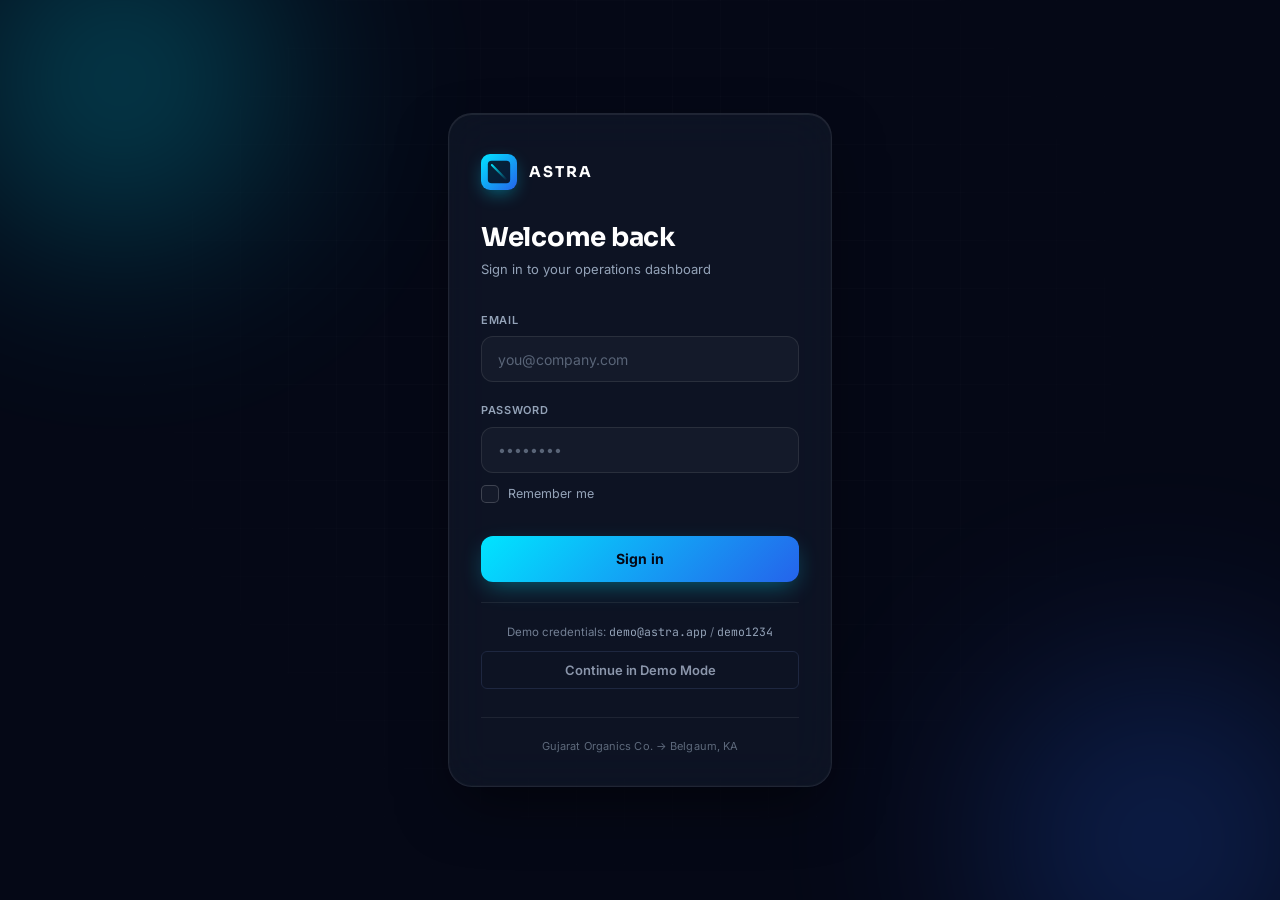
<file: frontend/pages/packaging/packaging.html>
<!DOCTYPE html>
<html lang="en">
<head>
<script>if(!localStorage.getItem("astra_token")){location.replace("../login/login.html");}</script>
<meta charset="UTF-8" />
<meta name="viewport" content="width=device-width, initial-scale=1.0" />
<title>Astra — Packaging Management</title>
<link href="../../assets/css/variables.css" rel="stylesheet"/>
<link href="../../assets/css/global.css" rel="stylesheet"/>
<link href="../../assets/css/layout.css" rel="stylesheet"/>
<link href="../../assets/css/sidebar.css" rel="stylesheet"/>
<link href="../../assets/css/cards.css" rel="stylesheet"/>
<link href="../../assets/css/tables.css" rel="stylesheet"/>
<link href="../../assets/css/buttons.css" rel="stylesheet"/>
<link href="../../assets/css/forms.css" rel="stylesheet"/>
<link href="../dashboard/dashboard.css" rel="stylesheet"/>
<link href="packaging.css" rel="stylesheet"/>
</head>
<body>
<div class="app-shell">
<aside class="sidebar mc-sidebar">
<div class="sidebar-brand">
<div class="sidebar-brand-mark">A</div>
<span class="sidebar-brand-name">ASTRA</span>
</div>
<nav class="sidebar-nav mc-sidebar-nav">
<a class="sidebar-link" data-page="dashboard" href="../dashboard/dashboard.html"><span class="mc-nav-indicator"></span><span class="mc-nav-icon" aria-hidden="true"><svg width="16" height="16" viewBox="0 0 24 24" fill="none" stroke="currentColor" stroke-width="1.8"><rect x="3" y="3" width="7" height="9" rx="1.5"/><rect x="14" y="3" width="7" height="5" rx="1.5"/><rect x="14" y="12" width="7" height="9" rx="1.5"/><rect x="3" y="16" width="7" height="5" rx="1.5"/></svg></span><span class="mc-nav-label">Command Center</span></a>
<a class="sidebar-link" data-page="inventory" href="../inventory/inventory.html"><span class="mc-nav-indicator"></span><span class="mc-nav-icon" aria-hidden="true"><svg width="16" height="16" viewBox="0 0 24 24" fill="none" stroke="currentColor" stroke-width="1.8"><path d="M21 8l-9-5-9 5 9 5 9-5z"/><path d="M3 8v8l9 5 9-5V8"/><path d="M12 13v8"/></svg></span><span class="mc-nav-label">Inventory</span></a>
<a class="sidebar-link" data-page="suppliers" href="../suppliers/suppliers.html"><span class="mc-nav-indicator"></span><span class="mc-nav-icon" aria-hidden="true"><svg width="16" height="16" viewBox="0 0 24 24" fill="none" stroke="currentColor" stroke-width="1.8"><rect x="3" y="7" width="18" height="13" rx="1.5"/><path d="M8 7V5a2 2 0 012-2h4a2 2 0 012 2v2"/></svg></span><span class="mc-nav-label">Suppliers</span></a>
<a class="sidebar-link" data-page="purchase" href="../purchase/purchase.html"><span class="mc-nav-indicator"></span><span class="mc-nav-icon" aria-hidden="true"><svg width="16" height="16" viewBox="0 0 24 24" fill="none" stroke="currentColor" stroke-width="1.8"><circle cx="9" cy="20" r="1.4"/><circle cx="18" cy="20" r="1.4"/><path d="M2 3h2l2.6 12.2a2 2 0 002 1.6h8.6a2 2 0 002-1.6L21 7H6"/></svg></span><span class="mc-nav-label">Purchase</span></a>
<a class="sidebar-link" data-page="production" href="../production/production.html"><span class="mc-nav-indicator"></span><span class="mc-nav-icon" aria-hidden="true"><svg width="16" height="16" viewBox="0 0 24 24" fill="none" stroke="currentColor" stroke-width="1.8"><path d="M12 2v6m0 8v6M4.93 4.93l4.24 4.24m5.66 5.66l4.24 4.24M2 12h6m8 0h6M4.93 19.07l4.24-4.24m5.66-5.66l4.24-4.24"/></svg></span><span class="mc-nav-label">Production</span></a><a class="sidebar-link active" data-page="packaging" href="../packaging/packaging.html"><span class="mc-nav-indicator"></span><span class="mc-nav-icon" aria-hidden="true"><svg width="16" height="16" viewBox="0 0 24 24" fill="none" stroke="currentColor" stroke-width="1.8"><path d="M21 16V8a2 2 0 00-2-2h-1V4a2 2 0 00-2-2H8a2 2 0 00-2 2v2H5a2 2 0 00-2 2v8a2 2 0 002 2h14a2 2 0 002-2z"/><path d="M7 16v-4h10v4"/></svg></span><span class="mc-nav-label">Packaging</span></a>
<a class="sidebar-link" data-page="sales" href="../sales/sales.html"><span class="mc-nav-indicator"></span><span class="mc-nav-icon" aria-hidden="true"><svg width="16" height="16" viewBox="0 0 24 24" fill="none" stroke="currentColor" stroke-width="1.8"><path d="M3 3v18h18"/><path d="M7 15l4-4 3 3 6-6"/></svg></span><span class="mc-nav-label">Sales</span></a>
<a class="sidebar-link" data-page="customers" href="../customers/customers.html"><span class="mc-nav-indicator"></span><span class="mc-nav-icon" aria-hidden="true"><svg width="16" height="16" viewBox="0 0 24 24" fill="none" stroke="currentColor" stroke-width="1.8"><circle cx="12" cy="8" r="3.5"/><path d="M4.5 20.5a7.5 7.5 0 0115 0"/></svg></span><span class="mc-nav-label">Customers</span></a>
<a class="sidebar-link" data-page="reports" href="../reports/reports.html"><span class="mc-nav-indicator"></span><span class="mc-nav-icon" aria-hidden="true"><svg width="16" height="16" viewBox="0 0 24 24" fill="none" stroke="currentColor" stroke-width="1.8"><path d="M4 19V9m6 10V5m6 14v-7"/></svg></span><span class="mc-nav-label">Reports</span></a>
<a class="sidebar-link" data-page="settings" href="../settings/settings.html"><span class="mc-nav-indicator"></span><span class="mc-nav-icon" aria-hidden="true"><svg width="16" height="16" viewBox="0 0 24 24" fill="none" stroke="currentColor" stroke-width="1.8"><circle cx="12" cy="12" r="3"/><path d="M19.4 15a1.65 1.65 0 00.33 1.82l.06.06a2 2 0 11-2.83 2.83l-.06-.06a1.65 1.65 0 00-1.82-.33 1.65 1.65 0 00-1 1.51V21a2 2 0 01-4 0v-.09A1.65 1.65 0 008.6 19.4a1.65 1.65 0 00-1.82.33l-.06.06a2 2 0 11-2.83-2.83l.06-.06a1.65 1.65 0 00.33-1.82 1.65 1.65 0 00-1.51-1H2a2 2 0 010-4h.09A1.65 1.65 0 003.6 8.6a1.65 1.65 0 00-.33-1.82l-.06-.06a2 2 0 112.83-2.83l.06.06a1.65 1.65 0 001.82.33H8a1.65 1.65 0 001-1.51V2a2 2 0 014 0v.09a1.65 1.65 0 001 1.51 1.65 1.65 0 001.82-.33l.06-.06a2 2 0 112.83 2.83l-.06.06a1.65 1.65 0 00-.33 1.82V8a1.65 1.65 0 001.51 1H21a2 2 0 010 4h-.09a1.65 1.65 0 00-1.51 1z"/></svg></span><span class="mc-nav-label">Settings</span></a>
</nav>
<div class="sidebar-footer mc-sidebar-footer">
<div class="mc-sidebar-user-avatar" id="sidebar-user-avatar">—</div>
<div class="mc-sidebar-user-info">
<div data-user-name="" class="mc-sidebar-user-name">—</div>
<div class="text-faint" data-user-role=""></div>
</div>
</div>
</aside>
<div class="app-main">
<header class="mc-header">
<div class="mc-header-left">
<h1 class="mc-greeting" id="page-title">Packaging Management</h1>
<div class="mc-header-meta">
<span>Manage finished goods packaging, labeling, quality inspection and dispatch readiness.</span>
</div>
<div class="mc-company-name">
<svg width="12" height="12" viewBox="0 0 24 24" fill="none" stroke="currentColor" stroke-width="2"><path d="M3 21h18M5 21V7l7-4 7 4v14M9 9h1m4 0h1m-6 4h1m4 0h1m-6 4h1m4 0h1"/></svg>
Gujarat Organics Co. <span class="mc-company-sep">→</span> Belgaum, KA
</div>
</div>
<div class="mc-header-right">
<div class="mc-search">
<svg fill="none" height="14" stroke="currentColor" stroke-width="2" viewbox="0 0 24 24" width="14"><circle cx="11" cy="11" r="7"></circle><path d="M21 21l-4.35-4.35"></path></svg>
<input aria-label="Global search" placeholder="Search Astra..." type="text"/>
<span class="mc-search-kbd">⌘K</span>
</div>
<button aria-label="Notifications" class="mc-icon-btn">
<svg fill="none" height="16" stroke="currentColor" stroke-width="2" viewbox="0 0 24 24" width="16"><path d="M18 8a6 6 0 10-12 0c0 7-3 9-3 9h18s-3-2-3-9"></path><path d="M13.73 21a2 2 0 01-3.46 0"></path></svg>
<span class="mc-badge-dot"></span>
</button>
<button aria-label="Settings" class="mc-icon-btn" onclick="window.location.href='../settings/settings.html'">
<svg fill="none" height="16" stroke="currentColor" stroke-width="2" viewbox="0 0 24 24" width="16"><circle cx="12" cy="12" r="3"></circle><path d="M19.4 15a1.65 1.65 0 00.33 1.82l.06.06a2 2 0 11-2.83 2.83l-.06-.06a1.65 1.65 0 00-1.82-.33 1.65 1.65 0 00-1 1.51V21a2 2 0 01-4 0v-.09A1.65 1.65 0 008.6 19.4a1.65 1.65 0 00-1.82.33l-.06.06a2 2 0 11-2.83-2.83l.06-.06a1.65 1.65 0 00.33-1.82 1.65 1.65 0 00-1.51-1H2a2 2 0 010-4h.09A1.65 1.65 0 003.6 8.6a1.65 1.65 0 00-.33-1.82l-.06-.06a2 2 0 112.83-2.83l.06.06a1.65 1.65 0 001.82.33H8a1.65 1.65 0 001-1.51V2a2 2 0 014 0v.09a1.65 1.65 0 001 1.51 1.65 1.65 0 001.82-.33l.06-.06a2 2 0 112.83 2.83l-.06.06a1.65 1.65 0 00-.33 1.82V8a1.65 1.65 0 001.51 1H21a2 2 0 010 4h-.09a1.65 1.65 0 00-1.51 1z"></path></svg>
</button>
<div class="mc-header-divider"></div>
<div class="mc-avatar" id="user-avatar" title="Account">—</div>
<button class="btn btn-ghost mc-signout" id="logout-btn">Sign out</button>
</div>
</header>

<div class="app-content mc-content">

<section class="mc-section">
<div class="mc-section-title">Packaging Overview</div>
<div class="kpi-grid mc-kpi-grid">
<div class="kpi-card mc-kpi-card mc-accent-cyan">
<div class="mc-kpi-top">
<span class="kpi-label">Packages Completed Today</span>
<svg class="mc-sparkline" preserveaspectratio="none" viewbox="0 0 60 20"><polyline points="0,16 10,13 20,14 30,9 40,10 50,4 60,6"></polyline></svg>
</div>
<span class="kpi-value" id="kpi-completed-today">—</span>
<span class="kpi-sub up">↑ 9.3% vs yesterday</span>
</div>
<div class="kpi-card mc-kpi-card mc-accent-green">
<div class="mc-kpi-top">
<span class="kpi-label">Active Packaging Jobs</span>
<svg class="mc-sparkline" preserveaspectratio="none" viewbox="0 0 60 20"><polyline points="0,12 10,11 20,12 30,9 40,8 50,7 60,5"></polyline></svg>
</div>
<span class="kpi-value" id="kpi-active-jobs">—</span>
<span class="kpi-sub neutral">across 3 lines</span>
</div>
<div class="kpi-card mc-kpi-card mc-accent-amber">
<div class="mc-kpi-top">
<span class="kpi-label">Pending Packaging Orders</span>
<svg class="mc-sparkline" preserveaspectratio="none" viewbox="0 0 60 20"><polyline points="0,4 10,6 20,5 30,9 40,10 50,14 60,16"></polyline></svg>
</div>
<span class="kpi-value" id="kpi-pending-orders">—</span>
<span class="kpi-sub down">review needed</span>
</div>
<div class="kpi-card mc-kpi-card mc-accent-cyan">
<div class="mc-kpi-top">
<span class="kpi-label">Packaging Efficiency</span>
<svg class="mc-sparkline" preserveaspectratio="none" viewbox="0 0 60 20"><polyline points="0,10 10,10 20,6 30,6 40,12 50,8 60,4"></polyline></svg>
</div>
<span class="kpi-value" id="kpi-efficiency">—</span>
<span class="kpi-sub up">↑ 2.6%</span>
</div>
</div>
</section>

<section class="mc-section">
<div class="mc-section-title">Quick Actions</div>
<div class="pkg-actions">
<button class="btn btn-primary" id="btn-start-packaging">+ Start Packaging</button>
<button class="btn btn-ghost" id="btn-print-labels">+ Print Labels</button>
<button class="btn btn-ghost" id="btn-complete-packaging">+ Complete Packaging</button>
<button class="btn btn-ghost" id="btn-generate-report">+ Generate Packaging Report</button>
</div>
</section>

<section class="mc-section mc-intelligence-section">
<div class="mc-section-title mc-intelligence-title">
<svg fill="none" height="14" stroke="currentColor" stroke-width="2" viewbox="0 0 24 24" width="14"><path d="M12 2a7 7 0 00-4 12.7V17a2 2 0 002 2h4a2 2 0 002-2v-2.3A7 7 0 0012 2z"></path><path d="M9 21h6"></path></svg>
Astra Packaging Intelligence
</div>
<div class="card mc-intelligence-card">
<div class="mc-intelligence-list" id="packaging-insights"></div>
</div>
</section>

<section class="mc-section">
<div class="mc-section-title">Packaging Orders</div>

<div class="card pkg-toolbar-card">
<div class="pkg-toolbar">
<div class="pkg-search">
<svg width="14" height="14" viewBox="0 0 24 24" fill="none" stroke="currentColor" stroke-width="2"><circle cx="11" cy="11" r="7"/><path d="M21 21l-4.35-4.35"/></svg>
<input type="text" id="order-search" placeholder="Search packaging order..." aria-label="Search packaging orders" />
</div>
<div class="pkg-filters">
<select class="pkg-select" id="filter-product" aria-label="Filter by product">
<option value="">All Products</option>
</select>
<select class="pkg-select" id="filter-line" aria-label="Filter by line">
<option value="">All Lines</option>
</select>
<select class="pkg-select" id="filter-order-status" aria-label="Filter by status">
<option value="">All Status</option>
<option value="queued">Queued</option>
<option value="running">Running</option>
<option value="paused">Paused</option>
<option value="completed">Completed</option>
<option value="qc-hold">QC Hold</option>
<option value="ready">Ready for Dispatch</option>
</select>
</div>
</div>
</div>

<div class="card pkg-table-card">
<div class="pkg-table-scroll">
<table class="astra-table mc-table pkg-table" id="orders-table">
<thead>
<tr>
<th>Packaging Order</th>
<th>Batch Number</th>
<th>Product</th>
<th>Package Size</th>
<th>Units</th>
<th>Packaging Line</th>
<th>Operator</th>
<th>Start Time</th>
<th>Completion Time</th>
<th>Quality Status</th>
<th>Dispatch Status</th>
<th>Actions</th>
</tr>
</thead>
<tbody id="orders-tbody"></tbody>
</table>
</div>
<div class="pkg-empty-state hidden" id="orders-empty-state">No packaging orders match your search.</div>
</div>
</section>

<section class="mc-section">
<div class="mc-section-title">Packaging Line Status</div>
<div class="pkg-line-grid" id="line-status-grid"></div>
</section>

<section class="mc-section">
<div class="mc-section-title">Label Printing</div>
<div class="pkg-label-grid">
<div class="kpi-card mc-kpi-card mc-accent-cyan">
<span class="kpi-label">Labels Printed Today</span>
<span class="kpi-value" id="label-printed-today">—</span>
</div>
<div class="kpi-card mc-kpi-card mc-accent-amber">
<span class="kpi-label">Pending Labels</span>
<span class="kpi-value" id="label-pending">—</span>
</div>
<div class="kpi-card mc-kpi-card mc-accent-green">
<span class="kpi-label">Barcodes Generated</span>
<span class="kpi-value" id="label-barcodes">—</span>
</div>
<div class="kpi-card mc-kpi-card mc-accent-green">
<span class="kpi-label">QR Codes Generated</span>
<span class="kpi-value" id="label-qrcodes">—</span>
</div>
<div class="kpi-card mc-kpi-card mc-accent-cyan">
<span class="kpi-label">Last Print Job</span>
<span class="kpi-value pkg-value-small" id="label-last-job">—</span>
</div>
</div>
</section>

<section class="mc-section">
<div class="mc-section-title">Quality Inspection</div>
<div class="card pkg-table-card">
<div class="pkg-table-scroll">
<table class="astra-table mc-table pkg-table" id="inspection-table">
<thead>
<tr>
<th>Batch</th>
<th>Product</th>
<th>Inspector</th>
<th>Inspection Date</th>
<th>Passed</th>
<th>Rejected</th>
<th>Remarks</th>
<th>Actions</th>
</tr>
</thead>
<tbody id="inspection-tbody"></tbody>
</table>
</div>
</div>
</section>

<section class="mc-section">
<div class="mc-section-title">Packaging Analytics</div>
<div class="pkg-analytics-grid">
<div class="kpi-card mc-kpi-card mc-accent-cyan">
<span class="kpi-label">Daily Packaging Output</span>
<span class="kpi-value" id="analytics-daily-output">—</span>
</div>
<div class="kpi-card mc-kpi-card mc-accent-green">
<span class="kpi-label">Packaging Efficiency</span>
<span class="kpi-value" id="analytics-efficiency">—</span>
</div>
<div class="kpi-card mc-kpi-card mc-accent-amber">
<span class="kpi-label">Rejected Packages</span>
<span class="kpi-value" id="analytics-rejected">—</span>
</div>
<div class="kpi-card mc-kpi-card mc-accent-amber">
<span class="kpi-label">Packaging Cost</span>
<span class="kpi-value" id="analytics-cost">—</span>
</div>
<div class="kpi-card mc-kpi-card mc-accent-green">
<span class="kpi-label">Machine Utilization</span>
<span class="kpi-value" id="analytics-utilization">—</span>
</div>
<div class="kpi-card mc-kpi-card mc-accent-cyan">
<div class="mc-kpi-top">
<span class="kpi-label">Packaging Trend</span>
<svg class="mc-sparkline" preserveaspectratio="none" viewbox="0 0 60 20"><polyline points="0,16 10,14 20,12 30,10 40,8 50,7 60,5"></polyline></svg>
</div>
<span class="kpi-value" id="analytics-trend">—</span>
</div>
</div>
</section>

<section class="mc-section">
<div class="mc-section-title">Dispatch Ready</div>
<div class="pkg-dispatch-grid">
<div class="kpi-card mc-kpi-card mc-accent-green">
<span class="kpi-label">Ready Orders</span>
<span class="kpi-value" id="dispatch-ready-orders">—</span>
</div>
<div class="kpi-card mc-kpi-card mc-accent-amber">
<span class="kpi-label">Awaiting Transport</span>
<span class="kpi-value" id="dispatch-awaiting">—</span>
</div>
<div class="kpi-card mc-kpi-card mc-accent-cyan">
<span class="kpi-label">Packed Weight</span>
<span class="kpi-value" id="dispatch-weight">—</span>
</div>
<div class="kpi-card mc-kpi-card mc-accent-amber">
<span class="kpi-label">Dispatch Priority</span>
<span class="kpi-value pkg-value-small" id="dispatch-priority">—</span>
</div>
<div class="kpi-card mc-kpi-card mc-accent-cyan">
<span class="kpi-label">Vehicle Assigned</span>
<span class="kpi-value pkg-value-small" id="dispatch-vehicle">—</span>
</div>
</div>
</section>

<section class="mc-section">
<div class="mc-section-title">Recent Packaging Activity</div>
<div class="card">
<div class="mc-timeline" id="packaging-activity"></div>
</div>
</section>

</div>
</div>
</div>

<!-- Toast notifications -->
<div class="pkg-toast-container" id="toast-container" aria-live="polite"></div>

<script src="../../assets/js/storage.js"></script>
<script src="../../assets/js/api.js"></script>
<script src="../../assets/js/auth.js"></script>
<script src="../../assets/js/app.js"></script>
<script src="packaging.js"></script>
</body>
</html>
</file>
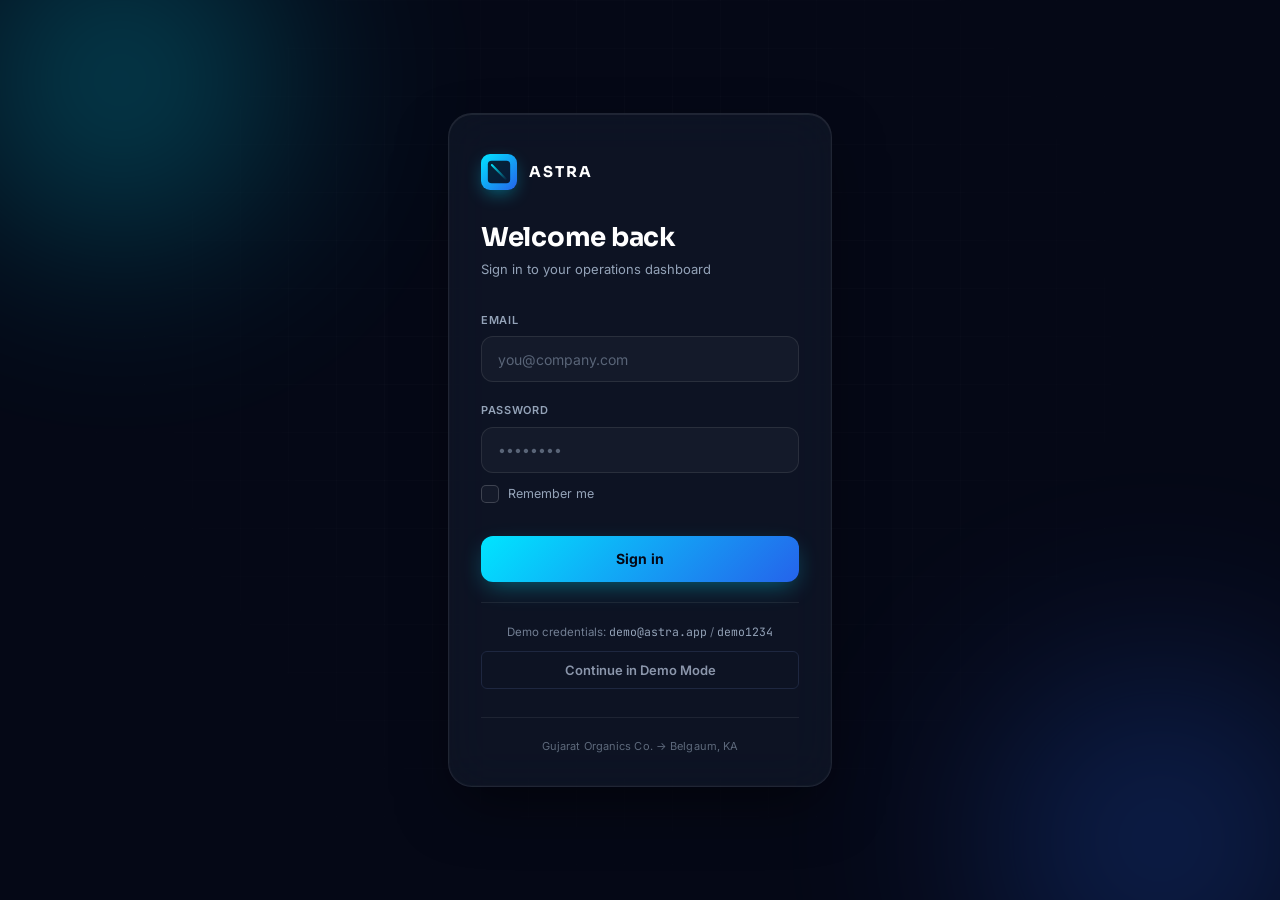
<file: frontend/pages/production/production.html>
<!DOCTYPE html>
<html lang="en">
<head>
<script>if(!localStorage.getItem("astra_token")){location.replace("../login/login.html");}</script>
<meta charset="UTF-8" />
<meta name="viewport" content="width=device-width, initial-scale=1.0" />
<title>Astra — Production Management</title>
<link href="../../assets/css/variables.css" rel="stylesheet"/>
<link href="../../assets/css/global.css" rel="stylesheet"/>
<link href="../../assets/css/layout.css" rel="stylesheet"/>
<link href="../../assets/css/sidebar.css" rel="stylesheet"/>
<link href="../../assets/css/cards.css" rel="stylesheet"/>
<link href="../../assets/css/tables.css" rel="stylesheet"/>
<link href="../../assets/css/buttons.css" rel="stylesheet"/>
<link href="../../assets/css/forms.css" rel="stylesheet"/>
<link href="../dashboard/dashboard.css" rel="stylesheet"/>
<link href="production.css" rel="stylesheet"/>
</head>
<body>
<div class="app-shell">
<aside class="sidebar mc-sidebar">
<div class="sidebar-brand">
<div class="sidebar-brand-mark">A</div>
<span class="sidebar-brand-name">ASTRA</span>
</div>
<nav class="sidebar-nav mc-sidebar-nav">
<a class="sidebar-link" data-page="dashboard" href="../dashboard/dashboard.html"><span class="mc-nav-indicator"></span><span class="mc-nav-icon" aria-hidden="true"><svg width="16" height="16" viewBox="0 0 24 24" fill="none" stroke="currentColor" stroke-width="1.8"><rect x="3" y="3" width="7" height="9" rx="1.5"/><rect x="14" y="3" width="7" height="5" rx="1.5"/><rect x="14" y="12" width="7" height="9" rx="1.5"/><rect x="3" y="16" width="7" height="5" rx="1.5"/></svg></span><span class="mc-nav-label">Command Center</span></a>
<a class="sidebar-link" data-page="inventory" href="../inventory/inventory.html"><span class="mc-nav-indicator"></span><span class="mc-nav-icon" aria-hidden="true"><svg width="16" height="16" viewBox="0 0 24 24" fill="none" stroke="currentColor" stroke-width="1.8"><path d="M21 8l-9-5-9 5 9 5 9-5z"/><path d="M3 8v8l9 5 9-5V8"/><path d="M12 13v8"/></svg></span><span class="mc-nav-label">Inventory</span></a>
<a class="sidebar-link" data-page="suppliers" href="../suppliers/suppliers.html"><span class="mc-nav-indicator"></span><span class="mc-nav-icon" aria-hidden="true"><svg width="16" height="16" viewBox="0 0 24 24" fill="none" stroke="currentColor" stroke-width="1.8"><rect x="3" y="7" width="18" height="13" rx="1.5"/><path d="M8 7V5a2 2 0 012-2h4a2 2 0 012 2v2"/></svg></span><span class="mc-nav-label">Suppliers</span></a>
<a class="sidebar-link" data-page="purchase" href="../purchase/purchase.html"><span class="mc-nav-indicator"></span><span class="mc-nav-icon" aria-hidden="true"><svg width="16" height="16" viewBox="0 0 24 24" fill="none" stroke="currentColor" stroke-width="1.8"><circle cx="9" cy="20" r="1.4"/><circle cx="18" cy="20" r="1.4"/><path d="M2 3h2l2.6 12.2a2 2 0 002 1.6h8.6a2 2 0 002-1.6L21 7H6"/></svg></span><span class="mc-nav-label">Purchase</span></a>
<a class="sidebar-link active" data-page="production" href="../production/production.html"><span class="mc-nav-indicator"></span><span class="mc-nav-icon" aria-hidden="true"><svg width="16" height="16" viewBox="0 0 24 24" fill="none" stroke="currentColor" stroke-width="1.8"><path d="M12 2v6m0 8v6M4.93 4.93l4.24 4.24m5.66 5.66l4.24 4.24M2 12h6m8 0h6M4.93 19.07l4.24-4.24m5.66-5.66l4.24-4.24"/></svg></span><span class="mc-nav-label">Production</span></a><a class="sidebar-link" data-page="packaging" href="../packaging/packaging.html"><span class="mc-nav-indicator"></span><span class="mc-nav-icon" aria-hidden="true"><svg width="16" height="16" viewBox="0 0 24 24" fill="none" stroke="currentColor" stroke-width="1.8"><path d="M21 16V8a2 2 0 00-2-2h-1V4a2 2 0 00-2-2H8a2 2 0 00-2 2v2H5a2 2 0 00-2 2v8a2 2 0 002 2h14a2 2 0 002-2z"/><path d="M7 16v-4h10v4"/></svg></span><span class="mc-nav-label">Packaging</span></a>
<a class="sidebar-link" data-page="sales" href="../sales/sales.html"><span class="mc-nav-indicator"></span><span class="mc-nav-icon" aria-hidden="true"><svg width="16" height="16" viewBox="0 0 24 24" fill="none" stroke="currentColor" stroke-width="1.8"><path d="M3 3v18h18"/><path d="M7 15l4-4 3 3 6-6"/></svg></span><span class="mc-nav-label">Sales</span></a>
<a class="sidebar-link" data-page="customers" href="../customers/customers.html"><span class="mc-nav-indicator"></span><span class="mc-nav-icon" aria-hidden="true"><svg width="16" height="16" viewBox="0 0 24 24" fill="none" stroke="currentColor" stroke-width="1.8"><circle cx="12" cy="8" r="3.5"/><path d="M4.5 20.5a7.5 7.5 0 0115 0"/></svg></span><span class="mc-nav-label">Customers</span></a>
<a class="sidebar-link" data-page="reports" href="../reports/reports.html"><span class="mc-nav-indicator"></span><span class="mc-nav-icon" aria-hidden="true"><svg width="16" height="16" viewBox="0 0 24 24" fill="none" stroke="currentColor" stroke-width="1.8"><path d="M4 19V9m6 10V5m6 14v-7"/></svg></span><span class="mc-nav-label">Reports</span></a>
<a class="sidebar-link" data-page="settings" href="../settings/settings.html"><span class="mc-nav-indicator"></span><span class="mc-nav-icon" aria-hidden="true"><svg width="16" height="16" viewBox="0 0 24 24" fill="none" stroke="currentColor" stroke-width="1.8"><circle cx="12" cy="12" r="3"/><path d="M19.4 15a1.65 1.65 0 00.33 1.82l.06.06a2 2 0 11-2.83 2.83l-.06-.06a1.65 1.65 0 00-1.82-.33 1.65 1.65 0 00-1 1.51V21a2 2 0 01-4 0v-.09A1.65 1.65 0 008.6 19.4a1.65 1.65 0 00-1.82.33l-.06.06a2 2 0 11-2.83-2.83l.06-.06a1.65 1.65 0 00.33-1.82 1.65 1.65 0 00-1.51-1H2a2 2 0 010-4h.09A1.65 1.65 0 003.6 8.6a1.65 1.65 0 00-.33-1.82l-.06-.06a2 2 0 112.83-2.83l.06.06a1.65 1.65 0 001.82.33H8a1.65 1.65 0 001-1.51V2a2 2 0 014 0v.09a1.65 1.65 0 001 1.51 1.65 1.65 0 001.82-.33l.06-.06a2 2 0 112.83 2.83l-.06.06a1.65 1.65 0 00-.33 1.82V8a1.65 1.65 0 001.51 1H21a2 2 0 010 4h-.09a1.65 1.65 0 00-1.51 1z"/></svg></span><span class="mc-nav-label">Settings</span></a>
</nav>
<div class="sidebar-footer mc-sidebar-footer">
<div class="mc-sidebar-user-avatar" id="sidebar-user-avatar">—</div>
<div class="mc-sidebar-user-info">
<div data-user-name="" class="mc-sidebar-user-name">—</div>
<div class="text-faint" data-user-role=""></div>
</div>
</div>
</aside>
<div class="app-main">
<header class="mc-header">
<div class="mc-header-left">
<h1 class="mc-greeting" id="page-title">Production Management</h1>
<div class="mc-header-meta">
<span>Manage manufacturing, work orders, recipes, batches and production analytics.</span>
</div>
<div class="mc-company-name">
<svg width="12" height="12" viewBox="0 0 24 24" fill="none" stroke="currentColor" stroke-width="2"><path d="M3 21h18M5 21V7l7-4 7 4v14M9 9h1m4 0h1m-6 4h1m4 0h1m-6 4h1m4 0h1"/></svg>
Gujarat Organics Co. <span class="mc-company-sep">→</span> Belgaum, KA
</div>
</div>
<div class="mc-header-right">
<div class="mc-search">
<svg fill="none" height="14" stroke="currentColor" stroke-width="2" viewbox="0 0 24 24" width="14"><circle cx="11" cy="11" r="7"></circle><path d="M21 21l-4.35-4.35"></path></svg>
<input aria-label="Global search" placeholder="Search Astra..." type="text"/>
<span class="mc-search-kbd">⌘K</span>
</div>
<button aria-label="Notifications" class="mc-icon-btn">
<svg fill="none" height="16" stroke="currentColor" stroke-width="2" viewbox="0 0 24 24" width="16"><path d="M18 8a6 6 0 10-12 0c0 7-3 9-3 9h18s-3-2-3-9"></path><path d="M13.73 21a2 2 0 01-3.46 0"></path></svg>
<span class="mc-badge-dot"></span>
</button>
<button aria-label="Settings" class="mc-icon-btn" onclick="window.location.href='../settings/settings.html'">
<svg fill="none" height="16" stroke="currentColor" stroke-width="2" viewbox="0 0 24 24" width="16"><circle cx="12" cy="12" r="3"></circle><path d="M19.4 15a1.65 1.65 0 00.33 1.82l.06.06a2 2 0 11-2.83 2.83l-.06-.06a1.65 1.65 0 00-1.82-.33 1.65 1.65 0 00-1 1.51V21a2 2 0 01-4 0v-.09A1.65 1.65 0 008.6 19.4a1.65 1.65 0 00-1.82.33l-.06.06a2 2 0 11-2.83-2.83l.06-.06a1.65 1.65 0 00.33-1.82 1.65 1.65 0 00-1.51-1H2a2 2 0 010-4h.09A1.65 1.65 0 003.6 8.6a1.65 1.65 0 00-.33-1.82l-.06-.06a2 2 0 112.83-2.83l.06.06a1.65 1.65 0 001.82.33H8a1.65 1.65 0 001-1.51V2a2 2 0 014 0v.09a1.65 1.65 0 001 1.51 1.65 1.65 0 001.82-.33l.06-.06a2 2 0 112.83 2.83l-.06.06a1.65 1.65 0 00-.33 1.82V8a1.65 1.65 0 001.51 1H21a2 2 0 010 4h-.09a1.65 1.65 0 00-1.51 1z"></path></svg>
</button>
<div class="mc-header-divider"></div>
<div class="mc-avatar" id="user-avatar" title="Account">—</div>
<button class="btn btn-ghost mc-signout" id="logout-btn">Sign out</button>
</div>
</header>

<div class="app-content mc-content">

<section class="mc-section">
<div class="mc-section-title">Production Overview</div>
<div class="kpi-grid mc-kpi-grid">
<div class="kpi-card mc-kpi-card mc-accent-cyan">
<div class="mc-kpi-top">
<span class="kpi-label">Today's Production</span>
<svg class="mc-sparkline" preserveaspectratio="none" viewbox="0 0 60 20"><polyline points="0,16 10,13 20,14 30,9 40,10 50,4 60,6"></polyline></svg>
</div>
<span class="kpi-value" id="kpi-today-production">—</span>
<span class="kpi-sub up">↑ 6.4% vs yesterday</span>
</div>
<div class="kpi-card mc-kpi-card mc-accent-green">
<div class="mc-kpi-top">
<span class="kpi-label">Active Batches</span>
<svg class="mc-sparkline" preserveaspectratio="none" viewbox="0 0 60 20"><polyline points="0,12 10,11 20,12 30,9 40,8 50,7 60,5"></polyline></svg>
</div>
<span class="kpi-value" id="kpi-active-batches">—</span>
<span class="kpi-sub neutral">across 2 machines</span>
</div>
<div class="kpi-card mc-kpi-card mc-accent-cyan">
<div class="mc-kpi-top">
<span class="kpi-label">Production Efficiency</span>
<svg class="mc-sparkline" preserveaspectratio="none" viewbox="0 0 60 20"><polyline points="0,10 10,10 20,6 30,6 40,12 50,8 60,4"></polyline></svg>
</div>
<span class="kpi-value" id="kpi-efficiency">—</span>
<span class="kpi-sub up">↑ 3.1%</span>
</div>
<div class="kpi-card mc-kpi-card mc-accent-amber">
<div class="mc-kpi-top">
<span class="kpi-label">Pending Work Orders</span>
<svg class="mc-sparkline" preserveaspectratio="none" viewbox="0 0 60 20"><polyline points="0,4 10,6 20,5 30,9 40,10 50,14 60,16"></polyline></svg>
</div>
<span class="kpi-value" id="kpi-pending-orders">—</span>
<span class="kpi-sub down">review needed</span>
</div>
</div>
</section>

<section class="mc-section">
<div class="mc-section-title">Quick Actions</div>
<div class="prod-actions">
<button class="btn btn-primary" id="btn-create-order">+ Create Production Order</button>
<button class="btn btn-ghost" id="btn-start-batch">+ Start Batch</button>
<button class="btn btn-ghost" id="btn-complete-batch">+ Complete Batch</button>
<button class="btn btn-ghost" id="btn-record-production">+ Record Production</button>
</div>
</section>

<section class="mc-section mc-intelligence-section">
<div class="mc-section-title mc-intelligence-title">
<svg fill="none" height="14" stroke="currentColor" stroke-width="2" viewbox="0 0 24 24" width="14"><path d="M12 2a7 7 0 00-4 12.7V17a2 2 0 002 2h4a2 2 0 002-2v-2.3A7 7 0 0012 2z"></path><path d="M9 21h6"></path></svg>
Astra Production Intelligence
</div>
<div class="card mc-intelligence-card">
<div class="mc-intelligence-list" id="production-insights"></div>
</div>
</section>

<section class="mc-section">
<div class="mc-section-title">Production Orders</div>

<div class="card prod-toolbar-card">
<div class="prod-toolbar">
<div class="prod-search">
<svg width="14" height="14" viewBox="0 0 24 24" fill="none" stroke="currentColor" stroke-width="2"><circle cx="11" cy="11" r="7"/><path d="M21 21l-4.35-4.35"/></svg>
<input type="text" id="order-search" placeholder="Search production order..." aria-label="Search production orders" />
</div>
<div class="prod-filters">
<select class="prod-select" id="filter-product" aria-label="Filter by product">
<option value="">All Products</option>
</select>
<select class="prod-select" id="filter-order-status" aria-label="Filter by status">
<option value="">All Status</option>
<option value="draft">Draft</option>
<option value="planned">Planned</option>
<option value="running">Running</option>
<option value="paused">Paused</option>
<option value="completed">Completed</option>
<option value="cancelled">Cancelled</option>
</select>
</div>
</div>
</div>

<div class="card prod-table-card">
<div class="prod-table-scroll">
<table class="astra-table mc-table prod-table" id="orders-table">
<thead>
<tr>
<th>Production Order</th>
<th>Batch Number</th>
<th>Product</th>
<th>Recipe (BOM)</th>
<th>Qty Planned</th>
<th>Qty Produced</th>
<th>Machine</th>
<th>Supervisor</th>
<th>Start Time</th>
<th>End Time</th>
<th>Status</th>
<th>Actions</th>
</tr>
</thead>
<tbody id="orders-tbody"></tbody>
</table>
</div>
<div class="prod-empty-state hidden" id="orders-empty-state">No production orders match your search.</div>
</div>
</section>

<section class="mc-section">
<div class="mc-section-title">Batch Tracking</div>
<div class="prod-batch-grid" id="batch-tracking-grid"></div>
</section>

<section class="mc-section">
<div class="mc-section-title">Machine Status</div>
<div class="prod-machine-grid" id="machine-status-grid"></div>
</section>

<section class="mc-section">
<div class="mc-section-title">Recipe (BOM)</div>
<div class="card prod-table-card">
<div class="prod-table-scroll">
<table class="astra-table mc-table prod-table" id="recipe-table">
<thead>
<tr>
<th>Recipe</th>
<th>Ingredient</th>
<th>Quantity</th>
<th>Unit</th>
<th>Cost</th>
<th>Yield</th>
<th>Version</th>
</tr>
</thead>
<tbody id="recipe-tbody"></tbody>
</table>
</div>
</div>
</section>

<section class="mc-section">
<div class="mc-section-title">Production Analytics</div>
<div class="prod-analytics-grid">
<div class="kpi-card mc-kpi-card mc-accent-cyan">
<span class="kpi-label">Daily Output</span>
<span class="kpi-value" id="analytics-daily-output">—</span>
<span class="kpi-sub neutral">packets today</span>
</div>
<div class="kpi-card mc-kpi-card mc-accent-cyan">
<span class="kpi-label">Weekly Output</span>
<span class="kpi-value" id="analytics-weekly-output">—</span>
<span class="kpi-sub up">↑ 5.2%</span>
</div>
<div class="kpi-card mc-kpi-card mc-accent-cyan">
<span class="kpi-label">Monthly Output</span>
<span class="kpi-value" id="analytics-monthly-output">—</span>
<span class="kpi-sub up">↑ 11.8%</span>
</div>
<div class="kpi-card mc-kpi-card mc-accent-green">
<span class="kpi-label">Machine Utilization</span>
<span class="kpi-value" id="analytics-utilization">—</span>
<span class="kpi-sub neutral">4 machines</span>
</div>
<div class="kpi-card mc-kpi-card mc-accent-green">
<span class="kpi-label">Yield %</span>
<span class="kpi-value" id="analytics-yield">—</span>
<span class="kpi-sub up">↑ 1.4%</span>
</div>
<div class="kpi-card mc-kpi-card mc-accent-amber">
<span class="kpi-label">Downtime</span>
<span class="kpi-value" id="analytics-downtime">—</span>
<span class="kpi-sub down">this week</span>
</div>
<div class="kpi-card mc-kpi-card mc-accent-amber">
<span class="kpi-label">Production Cost</span>
<span class="kpi-value" id="analytics-cost">—</span>
<span class="kpi-sub neutral">this month</span>
</div>
</div>
</section>

<section class="mc-section">
<div class="mc-section-title">Quality Control</div>
<div class="prod-qc-grid">
<div class="kpi-card mc-kpi-card mc-accent-green">
<span class="kpi-label">Passed</span>
<span class="kpi-value" id="qc-passed">—</span>
</div>
<div class="kpi-card mc-kpi-card mc-accent-amber">
<span class="kpi-label">Rejected</span>
<span class="kpi-value" id="qc-rejected">—</span>
</div>
<div class="kpi-card mc-kpi-card mc-accent-cyan">
<span class="kpi-label">Pending Inspection</span>
<span class="kpi-value" id="qc-pending">—</span>
</div>
<div class="kpi-card mc-kpi-card mc-accent-green">
<span class="kpi-label">Average Quality Score</span>
<span class="kpi-value" id="qc-avg-score">—</span>
</div>
<div class="kpi-card mc-kpi-card mc-accent-amber">
<span class="kpi-label">Defect %</span>
<span class="kpi-value" id="qc-defect-rate">—</span>
</div>
</div>
</section>

<section class="mc-section">
<div class="mc-section-title">Recent Production Activity</div>
<div class="card">
<div class="mc-timeline" id="production-activity"></div>
</div>
</section>

</div>
</div>
</div>

<!-- Toast notifications -->
<div class="prod-toast-container" id="toast-container" aria-live="polite"></div>

<script src="../../assets/js/storage.js"></script>
<script src="../../assets/js/api.js"></script>
<script src="../../assets/js/auth.js"></script>
<script src="../../assets/js/app.js"></script>
<script src="production.js"></script>
</body>
</html>
</file>
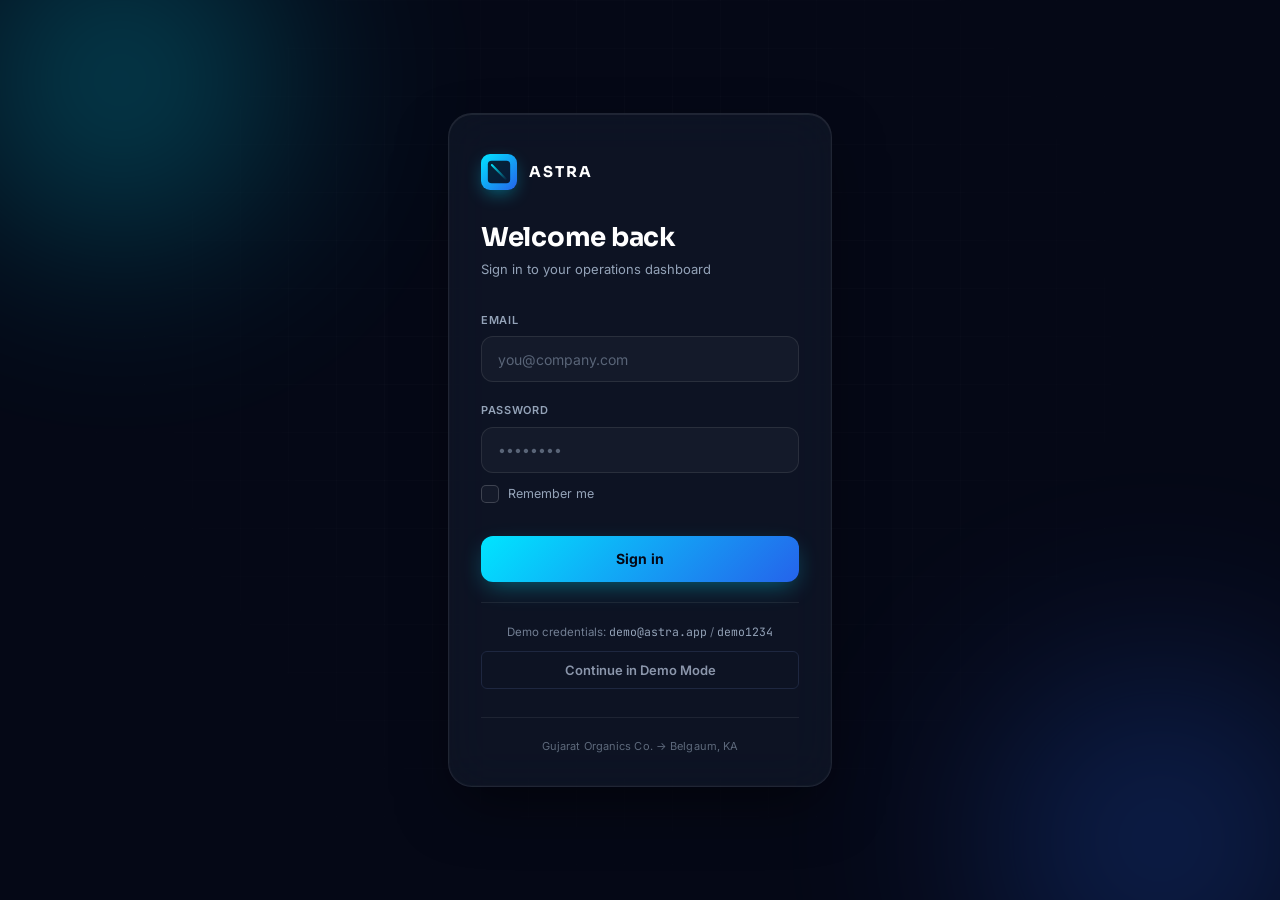
<file: frontend/pages/purchase/purchase.html>
<!DOCTYPE html>
<html lang="en">
<head>
<script>if(!localStorage.getItem("astra_token")){location.replace("../login/login.html");}</script>
<meta charset="utf-8"/>
<meta content="width=device-width, initial-scale=1.0" name="viewport"/>
<title>Astra — Purchase Management</title>
<link rel="preconnect" href="https://fonts.googleapis.com">
<link rel="preconnect" href="https://fonts.gstatic.com" crossorigin>
<link href="https://fonts.googleapis.com/css2?family=Inter:wght@400;500;600;700;800&family=JetBrains+Mono:wght@400;500;600&display=swap" rel="stylesheet">
<link href="../../assets/css/variables.css" rel="stylesheet"/>
<link href="../../assets/css/global.css" rel="stylesheet"/>
<link href="../../assets/css/layout.css" rel="stylesheet"/>
<link href="../../assets/css/sidebar.css" rel="stylesheet"/>
<link href="../../assets/css/cards.css" rel="stylesheet"/>
<link href="../../assets/css/tables.css" rel="stylesheet"/>
<link href="../../assets/css/buttons.css" rel="stylesheet"/>
<link href="purchase.css" rel="stylesheet"/>
</head>
<body>
<div class="app-shell">
<aside class="sidebar mc-sidebar">
<div class="sidebar-brand">
<div class="sidebar-brand-mark">A</div>
<span class="sidebar-brand-name">ASTRA</span>
</div>
<nav class="sidebar-nav mc-sidebar-nav">
<a class="sidebar-link" data-page="dashboard" href="../dashboard/dashboard.html"><span class="mc-nav-indicator"></span><span class="mc-nav-icon" aria-hidden="true"><svg width="16" height="16" viewBox="0 0 24 24" fill="none" stroke="currentColor" stroke-width="1.8"><rect x="3" y="3" width="7" height="9" rx="1.5"/><rect x="14" y="3" width="7" height="5" rx="1.5"/><rect x="14" y="12" width="7" height="9" rx="1.5"/><rect x="3" y="16" width="7" height="5" rx="1.5"/></svg></span><span class="mc-nav-label">Command Center</span></a>
<a class="sidebar-link" data-page="inventory" href="../inventory/inventory.html"><span class="mc-nav-indicator"></span><span class="mc-nav-icon" aria-hidden="true"><svg width="16" height="16" viewBox="0 0 24 24" fill="none" stroke="currentColor" stroke-width="1.8"><path d="M21 8l-9-5-9 5 9 5 9-5z"/><path d="M3 8v8l9 5 9-5V8"/><path d="M12 13v8"/></svg></span><span class="mc-nav-label">Inventory</span></a>
<a class="sidebar-link" data-page="suppliers" href="../suppliers/suppliers.html"><span class="mc-nav-indicator"></span><span class="mc-nav-icon" aria-hidden="true"><svg width="16" height="16" viewBox="0 0 24 24" fill="none" stroke="currentColor" stroke-width="1.8"><rect x="3" y="7" width="18" height="13" rx="1.5"/><path d="M8 7V5a2 2 0 012-2h4a2 2 0 012 2v2"/></svg></span><span class="mc-nav-label">Suppliers</span></a>
<a class="sidebar-link active" data-page="purchase" href="../purchase/purchase.html"><span class="mc-nav-indicator"></span><span class="mc-nav-icon" aria-hidden="true"><svg width="16" height="16" viewBox="0 0 24 24" fill="none" stroke="currentColor" stroke-width="1.8"><circle cx="9" cy="20" r="1.4"/><circle cx="18" cy="20" r="1.4"/><path d="M2 3h2l2.6 12.2a2 2 0 002 1.6h8.6a2 2 0 002-1.6L21 7H6"/></svg></span><span class="mc-nav-label">Purchase</span></a>
<a class="sidebar-link" data-page="production" href="../production/production.html"><span class="mc-nav-indicator"></span><span class="mc-nav-icon" aria-hidden="true"><svg width="16" height="16" viewBox="0 0 24 24" fill="none" stroke="currentColor" stroke-width="1.8"><path d="M12 2v6m0 8v6M4.93 4.93l4.24 4.24m5.66 5.66l4.24 4.24M2 12h6m8 0h6M4.93 19.07l4.24-4.24m5.66-5.66l4.24-4.24"/></svg></span><span class="mc-nav-label">Production</span></a><a class="sidebar-link" data-page="packaging" href="../packaging/packaging.html"><span class="mc-nav-indicator"></span><span class="mc-nav-icon" aria-hidden="true"><svg width="16" height="16" viewBox="0 0 24 24" fill="none" stroke="currentColor" stroke-width="1.8"><path d="M21 16V8a2 2 0 00-2-2h-1V4a2 2 0 00-2-2H8a2 2 0 00-2 2v2H5a2 2 0 00-2 2v8a2 2 0 002 2h14a2 2 0 002-2z"/><path d="M7 16v-4h10v4"/></svg></span><span class="mc-nav-label">Packaging</span></a>
<a class="sidebar-link" data-page="sales" href="../sales/sales.html"><span class="mc-nav-indicator"></span><span class="mc-nav-icon" aria-hidden="true"><svg width="16" height="16" viewBox="0 0 24 24" fill="none" stroke="currentColor" stroke-width="1.8"><path d="M3 3v18h18"/><path d="M7 15l4-4 3 3 6-6"/></svg></span><span class="mc-nav-label">Sales</span></a>
<a class="sidebar-link" data-page="customers" href="../customers/customers.html"><span class="mc-nav-indicator"></span><span class="mc-nav-icon" aria-hidden="true"><svg width="16" height="16" viewBox="0 0 24 24" fill="none" stroke="currentColor" stroke-width="1.8"><circle cx="12" cy="8" r="3.5"/><path d="M4.5 20.5a7.5 7.5 0 0115 0"/></svg></span><span class="mc-nav-label">Customers</span></a>
<a class="sidebar-link" data-page="reports" href="../reports/reports.html"><span class="mc-nav-indicator"></span><span class="mc-nav-icon" aria-hidden="true"><svg width="16" height="16" viewBox="0 0 24 24" fill="none" stroke="currentColor" stroke-width="1.8"><path d="M4 19V9m6 10V5m6 14v-7"/></svg></span><span class="mc-nav-label">Reports</span></a>
<a class="sidebar-link" data-page="settings" href="../settings/settings.html"><span class="mc-nav-indicator"></span><span class="mc-nav-icon" aria-hidden="true"><svg width="16" height="16" viewBox="0 0 24 24" fill="none" stroke="currentColor" stroke-width="1.8"><circle cx="12" cy="12" r="3"/><path d="M19.4 15a1.65 1.65 0 00.33 1.82l.06.06a2 2 0 11-2.83 2.83l-.06-.06a1.65 1.65 0 00-1.82-.33 1.65 1.65 0 00-1 1.51V21a2 2 0 01-4 0v-.09A1.65 1.65 0 008.6 19.4a1.65 1.65 0 00-1.82.33l-.06.06a2 2 0 11-2.83-2.83l.06-.06a1.65 1.65 0 00.33-1.82 1.65 1.65 0 00-1.51-1H2a2 2 0 010-4h.09A1.65 1.65 0 003.6 8.6a1.65 1.65 0 00-.33-1.82l-.06-.06a2 2 0 112.83-2.83l.06.06a1.65 1.65 0 001.82.33H8a1.65 1.65 0 001-1.51V2a2 2 0 014 0v.09a1.65 1.65 0 001 1.51 1.65 1.65 0 001.82-.33l.06-.06a2 2 0 112.83 2.83l-.06.06a1.65 1.65 0 00-.33 1.82V8a1.65 1.65 0 001.51 1H21a2 2 0 010 4h-.09a1.65 1.65 0 00-1.51 1z"/></svg></span><span class="mc-nav-label">Settings</span></a>
</nav>
<div class="sidebar-footer mc-sidebar-footer">
<div class="mc-sidebar-user-avatar" id="sidebar-user-avatar">—</div>
<div class="mc-sidebar-user-info">
<div data-user-name="" class="mc-sidebar-user-name">—</div>
<div class="text-faint" data-user-role=""></div>
</div>
</div>
</aside>
<div class="app-main">
<header class="mc-header">
<div class="mc-header-left">
<h1 class="mc-greeting" id="page-title">Purchase Management</h1>
<div class="mc-header-meta">
<span>Manage purchase orders, supplier procurement, goods receipt and purchasing analytics.</span>
</div>
<div class="mc-company-name">
<svg width="12" height="12" viewBox="0 0 24 24" fill="none" stroke="currentColor" stroke-width="2"><path d="M3 21h18M5 21V7l7-4 7 4v14M9 9h1m4 0h1m-6 4h1m4 0h1m-6 4h1m4 0h1"/></svg>
Gujarat Organics Co. <span class="mc-company-sep">→</span> Belgaum, KA
</div>
</div>
<div class="mc-header-right">
<div class="mc-search">
<svg fill="none" height="14" stroke="currentColor" stroke-width="2" viewbox="0 0 24 24" width="14"><circle cx="11" cy="11" r="7"></circle><path d="M21 21l-4.35-4.35"></path></svg>
<input aria-label="Global search" placeholder="Search Astra..." type="text"/>
<span class="mc-search-kbd">⌘K</span>
</div>
<button aria-label="Notifications" class="mc-icon-btn">
<svg fill="none" height="16" stroke="currentColor" stroke-width="2" viewbox="0 0 24 24" width="16"><path d="M18 8a6 6 0 10-12 0c0 7-3 9-3 9h18s-3-2-3-9"></path><path d="M13.73 21a2 2 0 01-3.46 0"></path></svg>
<span class="mc-badge-dot"></span>
</button>
<button aria-label="Settings" class="mc-icon-btn" onclick="window.location.href='../settings/settings.html'">
<svg fill="none" height="16" stroke="currentColor" stroke-width="2" viewbox="0 0 24 24" width="16"><circle cx="12" cy="12" r="3"></circle><path d="M19.4 15a1.65 1.65 0 00.33 1.82l.06.06a2 2 0 11-2.83 2.83l-.06-.06a1.65 1.65 0 00-1.82-.33 1.65 1.65 0 00-1 1.51V21a2 2 0 01-4 0v-.09A1.65 1.65 0 008.6 19.4a1.65 1.65 0 00-1.82.33l-.06.06a2 2 0 11-2.83-2.83l.06-.06a1.65 1.65 0 00.33-1.82 1.65 1.65 0 00-1.51-1H2a2 2 0 010-4h.09A1.65 1.65 0 003.6 8.6a1.65 1.65 0 00-.33-1.82l-.06-.06a2 2 0 112.83-2.83l.06.06a1.65 1.65 0 001.82.33H8a1.65 1.65 0 001-1.51V2a2 2 0 014 0v.09a1.65 1.65 0 001 1.51 1.65 1.65 0 001.82-.33l.06-.06a2 2 0 112.83 2.83l-.06.06a1.65 1.65 0 00-.33 1.82V8a1.65 1.65 0 001.51 1H21a2 2 0 010 4h-.09a1.65 1.65 0 00-1.51 1z"></path></svg>
</button>
<div class="mc-header-divider"></div>
<div class="mc-avatar" id="user-avatar" title="Account">—</div>
<button class="btn btn-ghost mc-signout" id="logout-btn">Sign out</button>
</div>
</header>
<div class="app-content mc-content">

<!-- SECTION 1 — Purchase Overview -->
<section class="mc-section">
<div class="mc-section-title">Purchase Overview</div>
<div class="kpi-grid mc-kpi-grid">
<div class="kpi-card mc-kpi-card mc-accent-cyan">
<div class="mc-kpi-top">
<div class="inv-kpi-top-left">
<span class="inv-kpi-icon" style="background:var(--mc-cyan-10);color:var(--mc-cyan)"><svg width="15" height="15" viewBox="0 0 24 24" fill="none" stroke="currentColor" stroke-width="2"><circle cx="9" cy="20" r="1.4"/><circle cx="18" cy="20" r="1.4"/><path d="M2 3h2l2.6 12.2a2 2 0 002 1.6h8.6a2 2 0 002-1.6L21 7H6"/></svg></span>
<span class="kpi-label">Total Purchase Value</span>
</div>
<svg class="mc-sparkline" preserveaspectratio="none" viewbox="0 0 60 20"><polyline points="0,15 10,13 20,14 30,9 40,10 50,5 60,6"></polyline></svg>
</div>
<span class="kpi-value" id="pur-kpi-value">—</span>
<span class="kpi-sub up" id="pur-kpi-value-sub">—</span>
</div>
<div class="kpi-card mc-kpi-card mc-accent-amber">
<div class="mc-kpi-top">
<div class="inv-kpi-top-left">
<span class="inv-kpi-icon" style="background:var(--mc-amber-10);color:var(--mc-amber)"><svg width="15" height="15" viewBox="0 0 24 24" fill="none" stroke="currentColor" stroke-width="2"><path d="M14 2H6a2 2 0 00-2 2v16a2 2 0 002 2h12a2 2 0 002-2V8z"/><path d="M14 2v6h6"/><path d="M9 15h6"/><path d="M9 11h6"/></svg></span>
<span class="kpi-label">Open Purchase Orders</span>
</div>
<svg class="mc-sparkline" preserveaspectratio="none" viewbox="0 0 60 20"><polyline points="0,10 10,9 20,11 30,8 40,9 50,6 60,7"></polyline></svg>
</div>
<span class="kpi-value" id="pur-kpi-openpo">—</span>
<span class="kpi-sub neutral" id="pur-kpi-openpo-sub">—</span>
</div>
<div class="kpi-card mc-kpi-card mc-accent-green">
<div class="mc-kpi-top">
<div class="inv-kpi-top-left">
<span class="inv-kpi-icon" style="background:var(--mc-green-10);color:var(--mc-green)"><svg width="15" height="15" viewBox="0 0 24 24" fill="none" stroke="currentColor" stroke-width="2"><path d="M20 7l-8-4-8 4m16 0l-8 4m8-4v10l-8 4m0-10L4 7m8 4v10M4 7v10l8 4"/></svg></span>
<span class="kpi-label">Goods Received Today</span>
</div>
<svg class="mc-sparkline" preserveaspectratio="none" viewbox="0 0 60 20"><polyline points="0,14 10,12 20,13 30,9 40,10 50,7 60,8"></polyline></svg>
</div>
<span class="kpi-value" id="pur-kpi-grn">—</span>
<span class="kpi-sub up" id="pur-kpi-grn-sub">—</span>
</div>
<div class="kpi-card mc-kpi-card mc-accent-cyan">
<div class="mc-kpi-top">
<div class="inv-kpi-top-left">
<span class="inv-kpi-icon" style="background:var(--mc-cyan-10);color:var(--mc-cyan)"><svg width="15" height="15" viewBox="0 0 24 24" fill="none" stroke="currentColor" stroke-width="2"><rect x="1" y="3" width="15" height="13"/><path d="M16 8h4l3 3v5h-7V8z"/><circle cx="5.5" cy="18.5" r="2.5"/><circle cx="18.5" cy="18.5" r="2.5"/></svg></span>
<span class="kpi-label">Pending Supplier Deliveries</span>
</div>
<svg class="mc-sparkline" preserveaspectratio="none" viewbox="0 0 60 20"><polyline points="0,6 10,8 20,7 30,11 40,12 50,16 60,17"></polyline></svg>
</div>
<span class="kpi-value" id="pur-kpi-pending">—</span>
<span class="kpi-sub down" id="pur-kpi-pending-sub">—</span>
</div>
</div>
</section>

<!-- SECTION 2 — Quick Actions -->
<section class="mc-section">
<div class="mc-section-title">Quick Actions</div>
<div class="inv-quick-actions">
<button class="btn inv-action-btn inv-action-cyan" id="qa-create-po">
<svg width="15" height="15" viewBox="0 0 24 24" fill="none" stroke="currentColor" stroke-width="2"><path d="M12 5v14M5 12h14"/></svg>
Create Purchase Order
</button>
<button class="btn inv-action-btn inv-action-blue" id="qa-receive-goods">
<svg width="15" height="15" viewBox="0 0 24 24" fill="none" stroke="currentColor" stroke-width="2"><path d="M20 7l-8-4-8 4m16 0l-8 4m8-4v10l-8 4m0-10L4 7m8 4v10M4 7v10l8 4"/></svg>
Receive Goods (GRN)
</button>
<button class="btn inv-action-btn inv-action-amber" id="qa-record-invoice">
<svg width="15" height="15" viewBox="0 0 24 24" fill="none" stroke="currentColor" stroke-width="2"><path d="M14 2H6a2 2 0 00-2 2v16a2 2 0 002 2h12a2 2 0 002-2V8z"/><path d="M14 2v6h6"/><path d="M9 15h6"/><path d="M9 11h6"/></svg>
Record Supplier Invoice
</button>
<button class="btn btn-ghost inv-action-btn" id="qa-export-report">
<svg width="15" height="15" viewBox="0 0 24 24" fill="none" stroke="currentColor" stroke-width="2"><path d="M12 15V3"/><path d="M7 10l5 5 5-5"/><path d="M4 21h16"/></svg>
Export Purchase Report
</button>
</div>
</section>

<!-- SECTION 3 — ASTRA Purchase Intelligence -->
<section class="mc-section mc-intelligence-section">
<div class="mc-section-title mc-intelligence-title">
<svg fill="none" height="14" stroke="currentColor" stroke-width="2" viewbox="0 0 24 24" width="14"><path d="M12 2a7 7 0 00-4 12.7V17a2 2 0 002 2h4a2 2 0 002-2v-2.3A7 7 0 0012 2z"></path><path d="M9 21h6"></path></svg>
Astra Purchase Intelligence
</div>
<div class="card mc-intelligence-card">
<div class="mc-intelligence-list" id="pur-insights"></div>
</div>
</section>

<!-- SECTION 4 — Purchase Orders -->
<section class="mc-section">
<div class="mc-section-title">Purchase Orders</div>
<div class="card mc-table-card">
<div class="pur-table-toolbar">
<div class="mc-search pur-po-search">
<svg fill="none" height="14" stroke="currentColor" stroke-width="2" viewbox="0 0 24 24" width="14"><circle cx="11" cy="11" r="7"></circle><path d="M21 21l-4.35-4.35"></path></svg>
<input aria-label="Search purchase orders" id="pur-search" placeholder="Search PO number or supplier..." type="text"/>
</div>
<div class="pur-filters">
<select class="pur-select" id="pur-filter-date" aria-label="Filter by date">
<option value="all">All Dates</option>
<option value="7">Last 7 days</option>
<option value="30">Last 30 days</option>
<option value="90">Last 90 days</option>
</select>
<select class="pur-select" id="pur-filter-supplier" aria-label="Filter by supplier">
<option value="all">All Suppliers</option>
</select>
<select class="pur-select" id="pur-filter-status" aria-label="Filter by status">
<option value="all">All Statuses</option>
<option value="draft">Draft</option>
<option value="pending">Pending Approval</option>
<option value="approved">Approved</option>
<option value="ordered">Ordered</option>
<option value="partial">Partially Received</option>
<option value="completed">Completed</option>
<option value="cancelled">Cancelled</option>
</select>
</div>
</div>
<div class="inv-table-scroll">
<table class="astra-table mc-table" id="purchase-orders-table">
<thead>
<tr>
<th>PO Number</th><th>Supplier</th><th>Purchase Date</th><th>Expected Delivery</th><th>Items</th><th>Amount</th><th>Payment</th><th>Delivery</th><th>Approval</th><th>Created By</th><th>Actions</th>
</tr>
</thead>
<tbody></tbody>
</table>
</div>
<div class="pur-table-empty" id="pur-table-empty" style="display:none;">No purchase orders match your filters.</div>
</div>
</section>

<!-- SECTION 5 — Goods Receipt (GRN) -->
<section class="mc-section">
<div class="mc-section-title">Goods Receipt (GRN)</div>
<div class="pur-grn-grid" id="pur-grn-summary"></div>
</section>

<!-- SECTION 6 — Supplier Performance -->
<section class="mc-section">
<div class="mc-section-title">Supplier Performance</div>
<div class="pur-supplier-grid" id="pur-supplier-performance"></div>
</section>

<!-- SECTION 7 — Purchase Analytics -->
<section class="mc-section">
<div class="mc-section-title">Purchase Analytics</div>
<div class="pur-analytics-grid">

<div class="card pur-analytics-card pur-span-2">
<div class="pur-analytics-head">Monthly Purchase Trend</div>
<div class="pur-trend-chart" id="pur-trend-chart"></div>
</div>

<div class="card pur-analytics-card">
<div class="pur-analytics-head">Purchase by Category</div>
<div class="pur-bar-list" id="pur-category-list"></div>
</div>

<div class="card pur-analytics-card">
<div class="pur-analytics-head">Top Suppliers</div>
<div class="inv-top-list" id="pur-top-suppliers"></div>
</div>

<div class="card pur-analytics-card">
<div class="pur-analytics-head">Cost Distribution</div>
<div class="pur-donut-wrap">
<svg class="pur-donut" viewbox="0 0 120 120" id="pur-donut-svg">
<circle class="pur-donut-track" cx="60" cy="60" r="50"></circle>
</svg>
<div class="pur-donut-legend" id="pur-donut-legend"></div>
</div>
</div>

<div class="card pur-analytics-card">
<div class="pur-analytics-head">Most Purchased Materials</div>
<div class="inv-top-list" id="pur-top-materials"></div>
</div>

</div>
</section>

<!-- SECTION 8 — Recent Purchase Activity -->
<section class="mc-section">
<div class="mc-section-title">Recent Purchase Activity</div>
<div class="card">
<div class="mc-timeline" id="pur-activity"></div>
</div>
</section>

<!-- SECTION 9 — Upcoming Deliveries -->
<section class="mc-section">
<div class="mc-section-title">Upcoming Deliveries</div>
<div class="pur-delivery-grid" id="pur-deliveries"></div>
</section>

</div>
</div>
</div>

<div class="pur-toast-container" id="toast-container" aria-live="polite"></div>

<script src="../../assets/js/storage.js"></script>
<script src="../../assets/js/api.js"></script>
<script src="../../assets/js/auth.js"></script>
<script src="../../assets/js/app.js"></script>
<script src="purchase.js"></script>
</body>
</html>
</file>
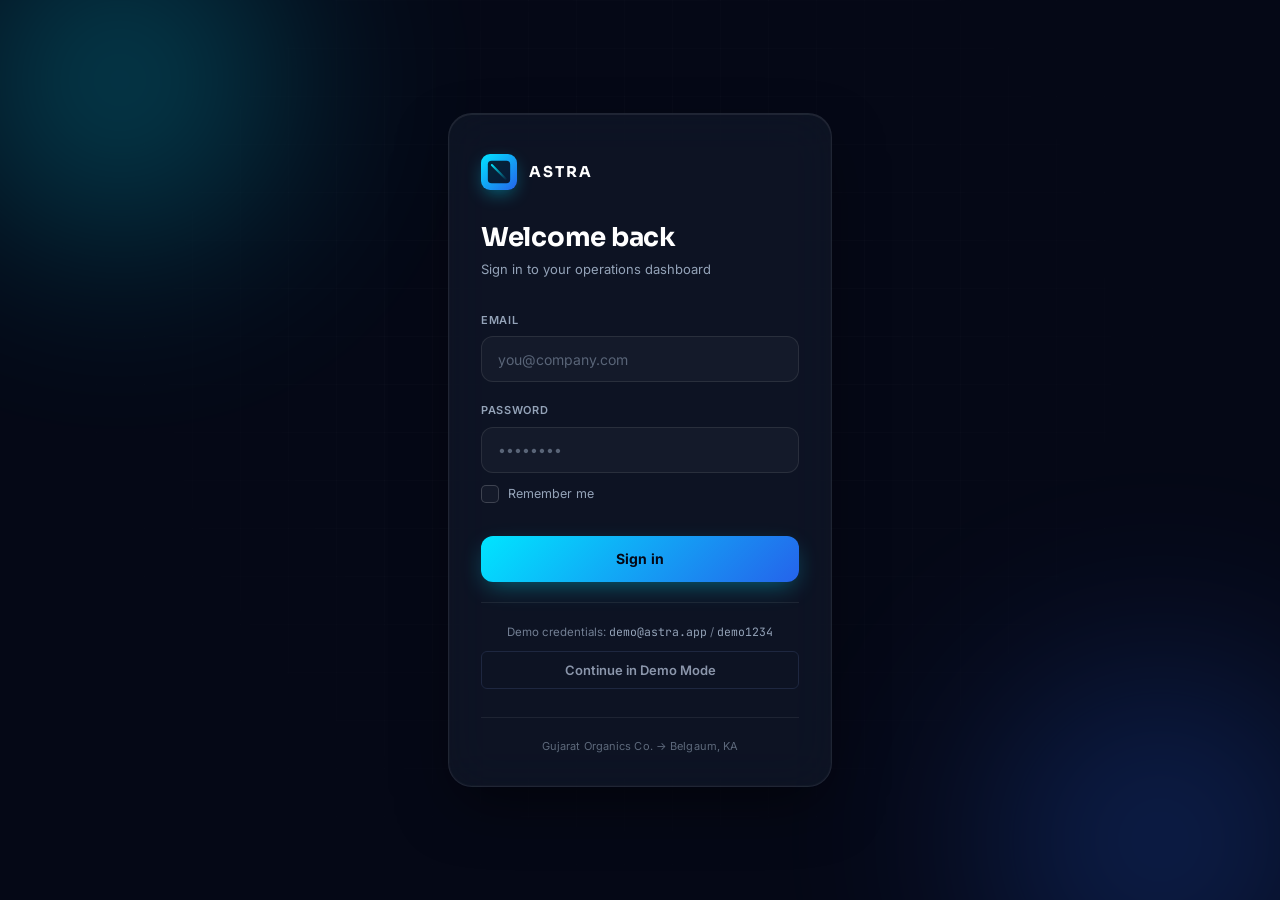
<file: frontend/pages/reports/reports.html>
<!DOCTYPE html>
<html lang="en">
<head>
<script>if(!localStorage.getItem("astra_token")){location.replace("../login/login.html");}</script>
<meta charset="UTF-8" />
<meta name="viewport" content="width=device-width, initial-scale=1.0" />
<title>Astra — Reports & Analytics</title>
<link href="../../assets/css/variables.css" rel="stylesheet"/>
<link href="../../assets/css/global.css" rel="stylesheet"/>
<link href="../../assets/css/layout.css" rel="stylesheet"/>
<link href="../../assets/css/sidebar.css" rel="stylesheet"/>
<link href="../../assets/css/cards.css" rel="stylesheet"/>
<link href="../../assets/css/tables.css" rel="stylesheet"/>
<link href="../../assets/css/buttons.css" rel="stylesheet"/>
<link href="../../assets/css/forms.css" rel="stylesheet"/>
<link href="../dashboard/dashboard.css" rel="stylesheet"/>
<link href="reports.css" rel="stylesheet"/>
</head>
<body>
<div class="app-shell">
<aside class="sidebar mc-sidebar">
<div class="sidebar-brand">
<div class="sidebar-brand-mark">A</div>
<span class="sidebar-brand-name">ASTRA</span>
</div>
<nav class="sidebar-nav mc-sidebar-nav">
<a class="sidebar-link" data-page="dashboard" href="../dashboard/dashboard.html"><span class="mc-nav-indicator"></span><span class="mc-nav-icon" aria-hidden="true"><svg width="16" height="16" viewBox="0 0 24 24" fill="none" stroke="currentColor" stroke-width="1.8"><rect x="3" y="3" width="7" height="9" rx="1.5"/><rect x="14" y="3" width="7" height="5" rx="1.5"/><rect x="14" y="12" width="7" height="9" rx="1.5"/><rect x="3" y="16" width="7" height="5" rx="1.5"/></svg></span><span class="mc-nav-label">Command Center</span></a>
<a class="sidebar-link" data-page="inventory" href="../inventory/inventory.html"><span class="mc-nav-indicator"></span><span class="mc-nav-icon" aria-hidden="true"><svg width="16" height="16" viewBox="0 0 24 24" fill="none" stroke="currentColor" stroke-width="1.8"><path d="M21 8l-9-5-9 5 9 5 9-5z"/><path d="M3 8v8l9 5 9-5V8"/><path d="M12 13v8"/></svg></span><span class="mc-nav-label">Inventory</span></a>
<a class="sidebar-link" data-page="suppliers" href="../suppliers/suppliers.html"><span class="mc-nav-indicator"></span><span class="mc-nav-icon" aria-hidden="true"><svg width="16" height="16" viewBox="0 0 24 24" fill="none" stroke="currentColor" stroke-width="1.8"><rect x="3" y="7" width="18" height="13" rx="1.5"/><path d="M8 7V5a2 2 0 012-2h4a2 2 0 012 2v2"/></svg></span><span class="mc-nav-label">Suppliers</span></a>
<a class="sidebar-link" data-page="purchase" href="../purchase/purchase.html"><span class="mc-nav-indicator"></span><span class="mc-nav-icon" aria-hidden="true"><svg width="16" height="16" viewBox="0 0 24 24" fill="none" stroke="currentColor" stroke-width="1.8"><circle cx="9" cy="20" r="1.4"/><circle cx="18" cy="20" r="1.4"/><path d="M2 3h2l2.6 12.2a2 2 0 002 1.6h8.6a2 2 0 002-1.6L21 7H6"/></svg></span><span class="mc-nav-label">Purchase</span></a>
<a class="sidebar-link" data-page="production" href="../production/production.html"><span class="mc-nav-indicator"></span><span class="mc-nav-icon" aria-hidden="true"><svg width="16" height="16" viewBox="0 0 24 24" fill="none" stroke="currentColor" stroke-width="1.8"><path d="M12 2v6m0 8v6M4.93 4.93l4.24 4.24m5.66 5.66l4.24 4.24M2 12h6m8 0h6M4.93 19.07l4.24-4.24m5.66-5.66l4.24-4.24"/></svg></span><span class="mc-nav-label">Production</span></a><a class="sidebar-link" data-page="packaging" href="../packaging/packaging.html"><span class="mc-nav-indicator"></span><span class="mc-nav-icon" aria-hidden="true"><svg width="16" height="16" viewBox="0 0 24 24" fill="none" stroke="currentColor" stroke-width="1.8"><path d="M21 16V8a2 2 0 00-2-2h-1V4a2 2 0 00-2-2H8a2 2 0 00-2 2v2H5a2 2 0 00-2 2v8a2 2 0 002 2h14a2 2 0 002-2z"/><path d="M7 16v-4h10v4"/></svg></span><span class="mc-nav-label">Packaging</span></a>
<a class="sidebar-link" data-page="sales" href="../sales/sales.html"><span class="mc-nav-indicator"></span><span class="mc-nav-icon" aria-hidden="true"><svg width="16" height="16" viewBox="0 0 24 24" fill="none" stroke="currentColor" stroke-width="1.8"><path d="M3 3v18h18"/><path d="M7 15l4-4 3 3 6-6"/></svg></span><span class="mc-nav-label">Sales</span></a>
<a class="sidebar-link" data-page="customers" href="../customers/customers.html"><span class="mc-nav-indicator"></span><span class="mc-nav-icon" aria-hidden="true"><svg width="16" height="16" viewBox="0 0 24 24" fill="none" stroke="currentColor" stroke-width="1.8"><circle cx="12" cy="8" r="3.5"/><path d="M4.5 20.5a7.5 7.5 0 0115 0"/></svg></span><span class="mc-nav-label">Customers</span></a>
<a class="sidebar-link active" data-page="reports" href="../reports/reports.html"><span class="mc-nav-indicator"></span><span class="mc-nav-icon" aria-hidden="true"><svg width="16" height="16" viewBox="0 0 24 24" fill="none" stroke="currentColor" stroke-width="1.8"><path d="M4 19V9m6 10V5m6 14v-7"/></svg></span><span class="mc-nav-label">Reports</span></a>
<a class="sidebar-link" data-page="settings" href="../settings/settings.html"><span class="mc-nav-indicator"></span><span class="mc-nav-icon" aria-hidden="true"><svg width="16" height="16" viewBox="0 0 24 24" fill="none" stroke="currentColor" stroke-width="1.8"><circle cx="12" cy="12" r="3"/><path d="M19.4 15a1.65 1.65 0 00.33 1.82l.06.06a2 2 0 11-2.83 2.83l-.06-.06a1.65 1.65 0 00-1.82-.33 1.65 1.65 0 00-1 1.51V21a2 2 0 01-4 0v-.09A1.65 1.65 0 008.6 19.4a1.65 1.65 0 00-1.82.33l-.06.06a2 2 0 11-2.83-2.83l.06-.06a1.65 1.65 0 00.33-1.82 1.65 1.65 0 00-1.51-1H2a2 2 0 010-4h.09A1.65 1.65 0 003.6 8.6a1.65 1.65 0 00-.33-1.82l-.06-.06a2 2 0 112.83-2.83l.06.06a1.65 1.65 0 001.82.33H8a1.65 1.65 0 001-1.51V2a2 2 0 014 0v.09a1.65 1.65 0 001 1.51 1.65 1.65 0 001.82-.33l.06-.06a2 2 0 112.83 2.83l-.06.06a1.65 1.65 0 00-.33 1.82V8a1.65 1.65 0 001.51 1H21a2 2 0 010 4h-.09a1.65 1.65 0 00-1.51 1z"/></svg></span><span class="mc-nav-label">Settings</span></a>
</nav>
<div class="sidebar-footer mc-sidebar-footer">
<div class="mc-sidebar-user-avatar" id="sidebar-user-avatar">—</div>
<div class="mc-sidebar-user-info">
<div data-user-name="" class="mc-sidebar-user-name">—</div>
<div class="text-faint" data-user-role=""></div>
</div>
</div>
</aside>
<div class="app-main">
<header class="mc-header">
<div class="mc-header-left">
<h1 class="mc-greeting" id="page-title">Reports & Analytics</h1>
<div class="mc-header-meta">
<span>Financial summaries, generated reports and business performance at a glance.</span>
</div>
<div class="mc-company-name">
<svg width="12" height="12" viewBox="0 0 24 24" fill="none" stroke="currentColor" stroke-width="2"><path d="M3 21h18M5 21V7l7-4 7 4v14M9 9h1m4 0h1m-6 4h1m4 0h1m-6 4h1m4 0h1"/></svg>
Gujarat Organics Co. <span class="mc-company-sep">→</span> Belgaum, KA
</div>
</div>
<div class="mc-header-right">
<div class="mc-search">
<svg fill="none" height="14" stroke="currentColor" stroke-width="2" viewbox="0 0 24 24" width="14"><circle cx="11" cy="11" r="7"></circle><path d="M21 21l-4.35-4.35"></path></svg>
<input aria-label="Global search" placeholder="Search Astra..." type="text"/>
<span class="mc-search-kbd">⌘K</span>
</div>
<button aria-label="Notifications" class="mc-icon-btn">
<svg fill="none" height="16" stroke="currentColor" stroke-width="2" viewbox="0 0 24 24" width="16"><path d="M18 8a6 6 0 10-12 0c0 7-3 9-3 9h18s-3-2-3-9"></path><path d="M13.73 21a2 2 0 01-3.46 0"></path></svg>
<span class="mc-badge-dot"></span>
</button>
<button aria-label="Settings" class="mc-icon-btn" onclick="window.location.href='../settings/settings.html'">
<svg fill="none" height="16" stroke="currentColor" stroke-width="2" viewbox="0 0 24 24" width="16"><circle cx="12" cy="12" r="3"></circle><path d="M19.4 15a1.65 1.65 0 00.33 1.82l.06.06a2 2 0 11-2.83 2.83l-.06-.06a1.65 1.65 0 00-1.82-.33 1.65 1.65 0 00-1 1.51V21a2 2 0 01-4 0v-.09A1.65 1.65 0 008.6 19.4a1.65 1.65 0 00-1.82.33l-.06.06a2 2 0 11-2.83-2.83l.06-.06a1.65 1.65 0 00.33-1.82 1.65 1.65 0 00-1.51-1H2a2 2 0 010-4h.09A1.65 1.65 0 003.6 8.6a1.65 1.65 0 00-.33-1.82l-.06-.06a2 2 0 112.83-2.83l.06.06a1.65 1.65 0 001.82.33H8a1.65 1.65 0 001-1.51V2a2 2 0 014 0v.09a1.65 1.65 0 001 1.51 1.65 1.65 0 001.82-.33l.06-.06a2 2 0 112.83 2.83l-.06.06a1.65 1.65 0 00-.33 1.82V8a1.65 1.65 0 001.51 1H21a2 2 0 010 4h-.09a1.65 1.65 0 00-1.51 1z"></path></svg>
</button>
<div class="mc-header-divider"></div>
<div class="mc-avatar" id="user-avatar" title="Account">—</div>
<button class="btn btn-ghost mc-signout" id="logout-btn">Sign out</button>
</div>
</header>

<div class="app-content mc-content">

<section class="mc-section">
<div class="mc-section-title">Financial Overview</div>
<div class="kpi-grid mc-kpi-grid">
<div class="kpi-card mc-kpi-card mc-accent-cyan">
<span class="kpi-label">Revenue (MTD)</span>
<span class="kpi-value" id="kpi-revenue">—</span>
<span class="kpi-sub up">↑ 14.2% vs last month</span>
</div>
<div class="kpi-card mc-kpi-card mc-accent-green">
<span class="kpi-label">Gross Profit</span>
<span class="kpi-value" id="kpi-gross-profit">—</span>
<span class="kpi-sub up">41.5% margin</span>
</div>
<div class="kpi-card mc-kpi-card mc-accent-cyan">
<span class="kpi-label">Total Orders</span>
<span class="kpi-value" id="kpi-total-orders">—</span>
<span class="kpi-sub neutral">this month</span>
</div>
<div class="kpi-card mc-kpi-card mc-accent-amber">
<span class="kpi-label">Outstanding Receivables</span>
<span class="kpi-value" id="kpi-receivables">—</span>
<span class="kpi-sub down">review needed</span>
</div>
</div>
</section>

<section class="mc-section">
<div class="mc-section-title">Quick Actions</div>
<div class="rep-actions">
<button class="btn btn-primary" id="btn-generate-pnl">+ Generate P&amp;L Report</button>
<button class="btn btn-ghost" id="btn-export-sales">+ Export Sales Report</button>
<button class="btn btn-ghost" id="btn-export-inventory">+ Export Inventory Report</button>
<button class="btn btn-ghost" id="btn-schedule-report">+ Schedule Report</button>
</div>
</section>

<section class="mc-section mc-intelligence-section">
<div class="mc-section-title mc-intelligence-title">
<svg fill="none" height="14" stroke="currentColor" stroke-width="2" viewbox="0 0 24 24" width="14"><path d="M12 2a7 7 0 00-4 12.7V17a2 2 0 002 2h4a2 2 0 002-2v-2.3A7 7 0 0012 2z"></path><path d="M9 21h6"></path></svg>
Astra Reporting Intelligence
</div>
<div class="card mc-intelligence-card">
<div class="mc-intelligence-list" id="report-insights"></div>
</div>
</section>

<section class="mc-section">
<div class="mc-section-title">Report Categories</div>
<div class="rep-category-grid" id="category-grid"></div>
</section>

<section class="mc-section">
<div class="mc-section-title">Profit &amp; Loss Summary</div>
<div class="card rep-table-card">
<div class="rep-table-scroll">
<table class="astra-table mc-table rep-table" id="pnl-table">
<thead>
<tr>
<th>Month</th>
<th>Revenue</th>
<th>Cost of Goods</th>
<th>Gross Profit</th>
<th>Operating Expenses</th>
<th>Net Profit</th>
<th>Margin</th>
</tr>
</thead>
<tbody id="pnl-tbody"></tbody>
</table>
</div>
</div>
</section>

<section class="mc-section">
<div class="mc-section-title">Recently Generated Reports</div>
<div class="card">
<div class="mc-timeline" id="report-activity"></div>
</div>
</section>

</div>
</div>
</div>

<div class="rep-toast-container" id="toast-container" aria-live="polite"></div>

<script src="../../assets/js/storage.js"></script>
<script src="../../assets/js/api.js"></script>
<script src="../../assets/js/auth.js"></script>
<script src="../../assets/js/app.js"></script>
<script src="reports.js"></script>
</body>
</html>
</file>
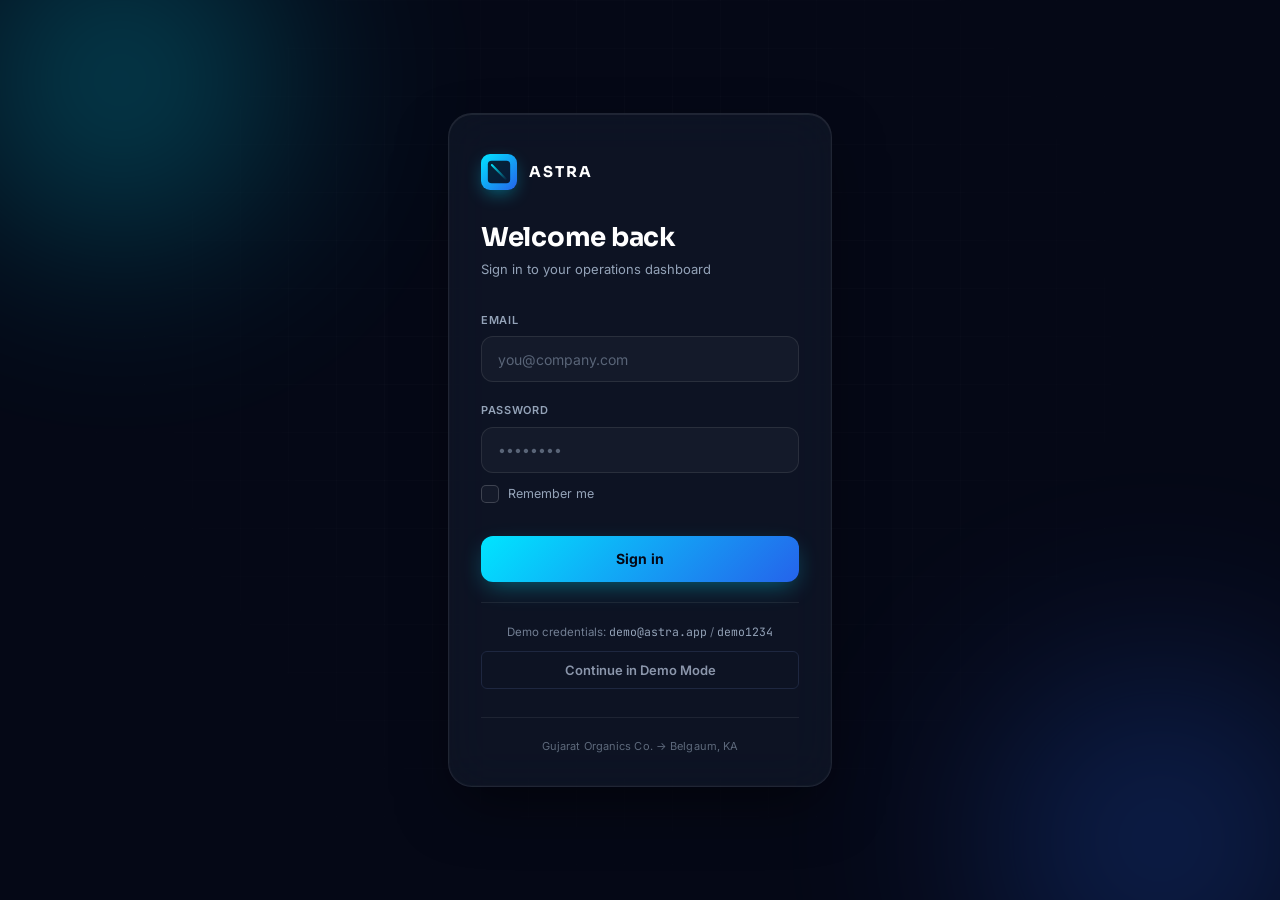
<file: frontend/pages/sales/sales.html>
<!DOCTYPE html>
<html lang="en">
<head>
<script>if(!localStorage.getItem("astra_token")){location.replace("../login/login.html");}</script>
<meta charset="UTF-8" />
<meta name="viewport" content="width=device-width, initial-scale=1.0" />
<title>Astra — Sales Management</title>
<link href="../../assets/css/variables.css" rel="stylesheet"/>
<link href="../../assets/css/global.css" rel="stylesheet"/>
<link href="../../assets/css/layout.css" rel="stylesheet"/>
<link href="../../assets/css/sidebar.css" rel="stylesheet"/>
<link href="../../assets/css/cards.css" rel="stylesheet"/>
<link href="../../assets/css/tables.css" rel="stylesheet"/>
<link href="../../assets/css/buttons.css" rel="stylesheet"/>
<link href="../../assets/css/forms.css" rel="stylesheet"/>
<link href="../dashboard/dashboard.css" rel="stylesheet"/>
<link href="sales.css" rel="stylesheet"/>
</head>
<body>
<div class="app-shell">
<aside class="sidebar mc-sidebar">
<div class="sidebar-brand">
<div class="sidebar-brand-mark">A</div>
<span class="sidebar-brand-name">ASTRA</span>
</div>
<nav class="sidebar-nav mc-sidebar-nav">
<a class="sidebar-link" data-page="dashboard" href="../dashboard/dashboard.html"><span class="mc-nav-indicator"></span><span class="mc-nav-icon" aria-hidden="true"><svg width="16" height="16" viewBox="0 0 24 24" fill="none" stroke="currentColor" stroke-width="1.8"><rect x="3" y="3" width="7" height="9" rx="1.5"/><rect x="14" y="3" width="7" height="5" rx="1.5"/><rect x="14" y="12" width="7" height="9" rx="1.5"/><rect x="3" y="16" width="7" height="5" rx="1.5"/></svg></span><span class="mc-nav-label">Command Center</span></a>
<a class="sidebar-link" data-page="inventory" href="../inventory/inventory.html"><span class="mc-nav-indicator"></span><span class="mc-nav-icon" aria-hidden="true"><svg width="16" height="16" viewBox="0 0 24 24" fill="none" stroke="currentColor" stroke-width="1.8"><path d="M21 8l-9-5-9 5 9 5 9-5z"/><path d="M3 8v8l9 5 9-5V8"/><path d="M12 13v8"/></svg></span><span class="mc-nav-label">Inventory</span></a>
<a class="sidebar-link" data-page="suppliers" href="../suppliers/suppliers.html"><span class="mc-nav-indicator"></span><span class="mc-nav-icon" aria-hidden="true"><svg width="16" height="16" viewBox="0 0 24 24" fill="none" stroke="currentColor" stroke-width="1.8"><rect x="3" y="7" width="18" height="13" rx="1.5"/><path d="M8 7V5a2 2 0 012-2h4a2 2 0 012 2v2"/></svg></span><span class="mc-nav-label">Suppliers</span></a>
<a class="sidebar-link" data-page="purchase" href="../purchase/purchase.html"><span class="mc-nav-indicator"></span><span class="mc-nav-icon" aria-hidden="true"><svg width="16" height="16" viewBox="0 0 24 24" fill="none" stroke="currentColor" stroke-width="1.8"><circle cx="9" cy="20" r="1.4"/><circle cx="18" cy="20" r="1.4"/><path d="M2 3h2l2.6 12.2a2 2 0 002 1.6h8.6a2 2 0 002-1.6L21 7H6"/></svg></span><span class="mc-nav-label">Purchase</span></a>
<a class="sidebar-link" data-page="production" href="../production/production.html"><span class="mc-nav-indicator"></span><span class="mc-nav-icon" aria-hidden="true"><svg width="16" height="16" viewBox="0 0 24 24" fill="none" stroke="currentColor" stroke-width="1.8"><path d="M12 2v6m0 8v6M4.93 4.93l4.24 4.24m5.66 5.66l4.24 4.24M2 12h6m8 0h6M4.93 19.07l4.24-4.24m5.66-5.66l4.24-4.24"/></svg></span><span class="mc-nav-label">Production</span></a><a class="sidebar-link" data-page="packaging" href="../packaging/packaging.html"><span class="mc-nav-indicator"></span><span class="mc-nav-icon" aria-hidden="true"><svg width="16" height="16" viewBox="0 0 24 24" fill="none" stroke="currentColor" stroke-width="1.8"><path d="M21 16V8a2 2 0 00-2-2h-1V4a2 2 0 00-2-2H8a2 2 0 00-2 2v2H5a2 2 0 00-2 2v8a2 2 0 002 2h14a2 2 0 002-2z"/><path d="M7 16v-4h10v4"/></svg></span><span class="mc-nav-label">Packaging</span></a>
<a class="sidebar-link active" data-page="sales" href="../sales/sales.html"><span class="mc-nav-indicator"></span><span class="mc-nav-icon" aria-hidden="true"><svg width="16" height="16" viewBox="0 0 24 24" fill="none" stroke="currentColor" stroke-width="1.8"><path d="M3 3v18h18"/><path d="M7 15l4-4 3 3 6-6"/></svg></span><span class="mc-nav-label">Sales</span></a>
<a class="sidebar-link" data-page="customers" href="../customers/customers.html"><span class="mc-nav-indicator"></span><span class="mc-nav-icon" aria-hidden="true"><svg width="16" height="16" viewBox="0 0 24 24" fill="none" stroke="currentColor" stroke-width="1.8"><circle cx="12" cy="8" r="3.5"/><path d="M4.5 20.5a7.5 7.5 0 0115 0"/></svg></span><span class="mc-nav-label">Customers</span></a>
<a class="sidebar-link" data-page="reports" href="../reports/reports.html"><span class="mc-nav-indicator"></span><span class="mc-nav-icon" aria-hidden="true"><svg width="16" height="16" viewBox="0 0 24 24" fill="none" stroke="currentColor" stroke-width="1.8"><path d="M4 19V9m6 10V5m6 14v-7"/></svg></span><span class="mc-nav-label">Reports</span></a>
<a class="sidebar-link" data-page="settings" href="../settings/settings.html"><span class="mc-nav-indicator"></span><span class="mc-nav-icon" aria-hidden="true"><svg width="16" height="16" viewBox="0 0 24 24" fill="none" stroke="currentColor" stroke-width="1.8"><circle cx="12" cy="12" r="3"/><path d="M19.4 15a1.65 1.65 0 00.33 1.82l.06.06a2 2 0 11-2.83 2.83l-.06-.06a1.65 1.65 0 00-1.82-.33 1.65 1.65 0 00-1 1.51V21a2 2 0 01-4 0v-.09A1.65 1.65 0 008.6 19.4a1.65 1.65 0 00-1.82.33l-.06.06a2 2 0 11-2.83-2.83l.06-.06a1.65 1.65 0 00.33-1.82 1.65 1.65 0 00-1.51-1H2a2 2 0 010-4h.09A1.65 1.65 0 003.6 8.6a1.65 1.65 0 00-.33-1.82l-.06-.06a2 2 0 112.83-2.83l.06.06a1.65 1.65 0 001.82.33H8a1.65 1.65 0 001-1.51V2a2 2 0 014 0v.09a1.65 1.65 0 001 1.51 1.65 1.65 0 001.82-.33l.06-.06a2 2 0 112.83 2.83l-.06.06a1.65 1.65 0 00-.33 1.82V8a1.65 1.65 0 001.51 1H21a2 2 0 010 4h-.09a1.65 1.65 0 00-1.51 1z"/></svg></span><span class="mc-nav-label">Settings</span></a>
</nav>
<div class="sidebar-footer mc-sidebar-footer">
<div class="mc-sidebar-user-avatar" id="sidebar-user-avatar">—</div>
<div class="mc-sidebar-user-info">
<div data-user-name="" class="mc-sidebar-user-name">—</div>
<div class="text-faint" data-user-role=""></div>
</div>
</div>
</aside>
<div class="app-main">
<header class="mc-header">
<div class="mc-header-left">
<h1 class="mc-greeting" id="page-title">Sales Management</h1>
<div class="mc-header-meta">
<span>Track orders, channels, revenue and customer demand across every sales channel.</span>
</div>
<div class="mc-company-name">
<svg width="12" height="12" viewBox="0 0 24 24" fill="none" stroke="currentColor" stroke-width="2"><path d="M3 21h18M5 21V7l7-4 7 4v14M9 9h1m4 0h1m-6 4h1m4 0h1m-6 4h1m4 0h1"/></svg>
Gujarat Organics Co. <span class="mc-company-sep">→</span> Belgaum, KA
</div>
</div>
<div class="mc-header-right">
<div class="mc-search">
<svg fill="none" height="14" stroke="currentColor" stroke-width="2" viewbox="0 0 24 24" width="14"><circle cx="11" cy="11" r="7"></circle><path d="M21 21l-4.35-4.35"></path></svg>
<input aria-label="Global search" placeholder="Search Astra..." type="text"/>
<span class="mc-search-kbd">⌘K</span>
</div>
<button aria-label="Notifications" class="mc-icon-btn">
<svg fill="none" height="16" stroke="currentColor" stroke-width="2" viewbox="0 0 24 24" width="16"><path d="M18 8a6 6 0 10-12 0c0 7-3 9-3 9h18s-3-2-3-9"></path><path d="M13.73 21a2 2 0 01-3.46 0"></path></svg>
<span class="mc-badge-dot"></span>
</button>
<button aria-label="Settings" class="mc-icon-btn" onclick="window.location.href='../settings/settings.html'">
<svg fill="none" height="16" stroke="currentColor" stroke-width="2" viewbox="0 0 24 24" width="16"><circle cx="12" cy="12" r="3"></circle><path d="M19.4 15a1.65 1.65 0 00.33 1.82l.06.06a2 2 0 11-2.83 2.83l-.06-.06a1.65 1.65 0 00-1.82-.33 1.65 1.65 0 00-1 1.51V21a2 2 0 01-4 0v-.09A1.65 1.65 0 008.6 19.4a1.65 1.65 0 00-1.82.33l-.06.06a2 2 0 11-2.83-2.83l.06-.06a1.65 1.65 0 00.33-1.82 1.65 1.65 0 00-1.51-1H2a2 2 0 010-4h.09A1.65 1.65 0 003.6 8.6a1.65 1.65 0 00-.33-1.82l-.06-.06a2 2 0 112.83-2.83l.06.06a1.65 1.65 0 001.82.33H8a1.65 1.65 0 001-1.51V2a2 2 0 014 0v.09a1.65 1.65 0 001 1.51 1.65 1.65 0 001.82-.33l.06-.06a2 2 0 112.83 2.83l-.06.06a1.65 1.65 0 00-.33 1.82V8a1.65 1.65 0 001.51 1H21a2 2 0 010 4h-.09a1.65 1.65 0 00-1.51 1z"></path></svg>
</button>
<div class="mc-header-divider"></div>
<div class="mc-avatar" id="user-avatar" title="Account">—</div>
<button class="btn btn-ghost mc-signout" id="logout-btn">Sign out</button>
</div>
</header>

<div class="app-content mc-content">

<section class="mc-section">
<div class="mc-section-title">Sales Overview</div>
<div class="kpi-grid mc-kpi-grid">
<div class="kpi-card mc-kpi-card mc-accent-cyan">
<div class="mc-kpi-top">
<span class="kpi-label">Today's Sales</span>
<svg class="mc-sparkline" preserveaspectratio="none" viewbox="0 0 60 20"><polyline points="0,16 10,13 20,14 30,9 40,10 50,4 60,6"></polyline></svg>
</div>
<span class="kpi-value" id="kpi-today-sales">—</span>
<span class="kpi-sub up">↑ 12.1% vs yesterday</span>
</div>
<div class="kpi-card mc-kpi-card mc-accent-green">
<div class="mc-kpi-top">
<span class="kpi-label">Orders This Month</span>
<svg class="mc-sparkline" preserveaspectratio="none" viewbox="0 0 60 20"><polyline points="0,12 10,11 20,12 30,9 40,8 50,7 60,5"></polyline></svg>
</div>
<span class="kpi-value" id="kpi-orders-month">—</span>
<span class="kpi-sub up">↑ 6.4%</span>
</div>
<div class="kpi-card mc-kpi-card mc-accent-cyan">
<div class="mc-kpi-top">
<span class="kpi-label">Average Order Value</span>
<svg class="mc-sparkline" preserveaspectratio="none" viewbox="0 0 60 20"><polyline points="0,10 10,10 20,6 30,6 40,12 50,8 60,4"></polyline></svg>
</div>
<span class="kpi-value" id="kpi-aov">—</span>
<span class="kpi-sub neutral">stable</span>
</div>
<div class="kpi-card mc-kpi-card mc-accent-amber">
<div class="mc-kpi-top">
<span class="kpi-label">Conversion Rate</span>
<svg class="mc-sparkline" preserveaspectratio="none" viewbox="0 0 60 20"><polyline points="0,4 10,6 20,5 30,9 40,10 50,14 60,16"></polyline></svg>
</div>
<span class="kpi-value" id="kpi-conversion">—</span>
<span class="kpi-sub down">review needed</span>
</div>
</div>
</section>

<section class="mc-section">
<div class="mc-section-title">Quick Actions</div>
<div class="sal-actions">
<button class="btn btn-primary" id="btn-new-order">+ New Sales Order</button>
<button class="btn btn-ghost" id="btn-record-payment">+ Record Payment</button>
<button class="btn btn-ghost" id="btn-generate-invoice">+ Generate Invoice</button>
<button class="btn btn-ghost" id="btn-export-report">+ Export Sales Report</button>
</div>
</section>

<section class="mc-section mc-intelligence-section">
<div class="mc-section-title mc-intelligence-title">
<svg fill="none" height="14" stroke="currentColor" stroke-width="2" viewbox="0 0 24 24" width="14"><path d="M12 2a7 7 0 00-4 12.7V17a2 2 0 002 2h4a2 2 0 002-2v-2.3A7 7 0 0012 2z"></path><path d="M9 21h6"></path></svg>
Astra Sales Intelligence
</div>
<div class="card mc-intelligence-card">
<div class="mc-intelligence-list" id="sales-insights"></div>
</div>
</section>

<section class="mc-section">
<div class="mc-section-title">Sales Orders</div>

<div class="card sal-toolbar-card">
<div class="sal-toolbar">
<div class="sal-search">
<svg width="14" height="14" viewBox="0 0 24 24" fill="none" stroke="currentColor" stroke-width="2"><circle cx="11" cy="11" r="7"/><path d="M21 21l-4.35-4.35"/></svg>
<input type="text" id="order-search" placeholder="Search sales order..." aria-label="Search sales orders" />
</div>
<div class="sal-filters">
<select class="sal-select" id="filter-channel" aria-label="Filter by channel">
<option value="">All Channels</option>
<option value="ecommerce">E-commerce</option>
<option value="retailer">Retailer</option>
<option value="direct">Direct Consumer</option>
</select>
<select class="sal-select" id="filter-order-status" aria-label="Filter by status">
<option value="">All Status</option>
<option value="pending">Pending</option>
<option value="confirmed">Confirmed</option>
<option value="shipped">Shipped</option>
<option value="delivered">Delivered</option>
<option value="cancelled">Cancelled</option>
</select>
</div>
</div>
</div>

<div class="card sal-table-card">
<div class="sal-table-scroll">
<table class="astra-table mc-table sal-table" id="orders-table">
<thead>
<tr>
<th>Order ID</th>
<th>Customer</th>
<th>Channel</th>
<th>Product</th>
<th>Qty</th>
<th>Amount</th>
<th>Payment Status</th>
<th>Order Status</th>
<th>Date</th>
<th>Actions</th>
</tr>
</thead>
<tbody id="orders-tbody"></tbody>
</table>
</div>
<div class="sal-empty-state hidden" id="orders-empty-state">No sales orders match your search.</div>
</div>
</section>

<section class="mc-section">
<div class="mc-section-title">Channel Performance</div>
<div class="sal-channel-grid" id="channel-grid"></div>
</section>

<section class="mc-section">
<div class="mc-section-title">Top Customers</div>
<div class="card">
<div class="sal-top-list" id="top-customers"></div>
</div>
</section>

<section class="mc-section">
<div class="mc-section-title">Recent Sales Activity</div>
<div class="card">
<div class="mc-timeline" id="sales-activity"></div>
</div>
</section>

</div>
</div>
</div>

<div class="sal-toast-container" id="toast-container" aria-live="polite"></div>

<script src="../../assets/js/storage.js"></script>
<script src="../../assets/js/api.js"></script>
<script src="../../assets/js/auth.js"></script>
<script src="../../assets/js/app.js"></script>
<script src="sales.js"></script>
</body>
</html>
</file>
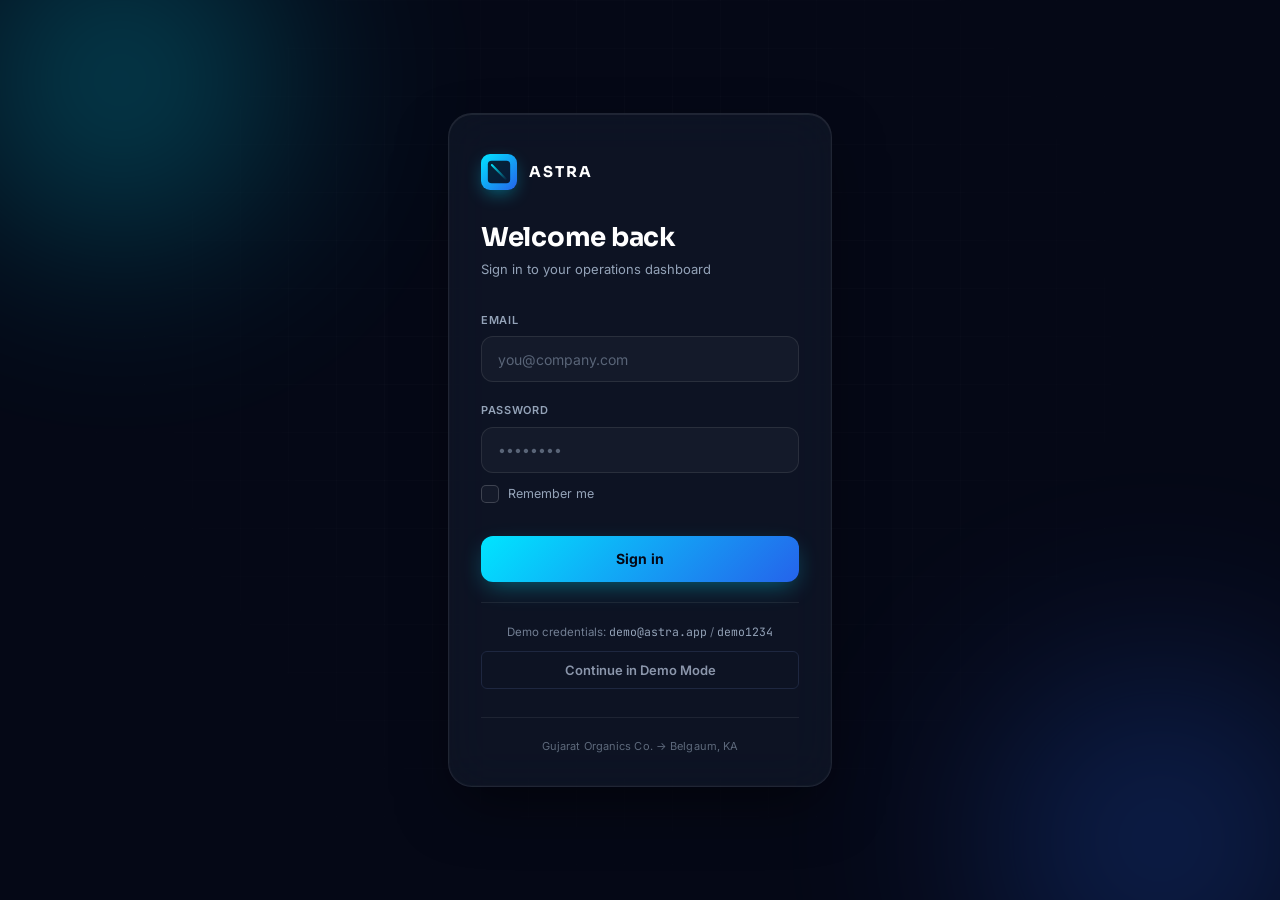
<file: frontend/pages/settings/settings.html>
<!DOCTYPE html>
<html lang="en">
<head>
<script>if(!localStorage.getItem("astra_token")){location.replace("../login/login.html");}</script>
<meta charset="UTF-8" />
<meta name="viewport" content="width=device-width, initial-scale=1.0" />
<title>Astra — Settings</title>
<link href="../../assets/css/variables.css" rel="stylesheet"/>
<link href="../../assets/css/global.css" rel="stylesheet"/>
<link href="../../assets/css/layout.css" rel="stylesheet"/>
<link href="../../assets/css/sidebar.css" rel="stylesheet"/>
<link href="../../assets/css/cards.css" rel="stylesheet"/>
<link href="../../assets/css/tables.css" rel="stylesheet"/>
<link href="../../assets/css/buttons.css" rel="stylesheet"/>
<link href="../../assets/css/forms.css" rel="stylesheet"/>
<link href="../dashboard/dashboard.css" rel="stylesheet"/>
<link href="settings.css" rel="stylesheet"/>
</head>
<body>
<div class="app-shell">
<aside class="sidebar mc-sidebar">
<div class="sidebar-brand">
<div class="sidebar-brand-mark">A</div>
<span class="sidebar-brand-name">ASTRA</span>
</div>
<nav class="sidebar-nav mc-sidebar-nav">
<a class="sidebar-link" data-page="dashboard" href="../dashboard/dashboard.html"><span class="mc-nav-indicator"></span><span class="mc-nav-icon" aria-hidden="true"><svg width="16" height="16" viewBox="0 0 24 24" fill="none" stroke="currentColor" stroke-width="1.8"><rect x="3" y="3" width="7" height="9" rx="1.5"/><rect x="14" y="3" width="7" height="5" rx="1.5"/><rect x="14" y="12" width="7" height="9" rx="1.5"/><rect x="3" y="16" width="7" height="5" rx="1.5"/></svg></span><span class="mc-nav-label">Command Center</span></a>
<a class="sidebar-link" data-page="inventory" href="../inventory/inventory.html"><span class="mc-nav-indicator"></span><span class="mc-nav-icon" aria-hidden="true"><svg width="16" height="16" viewBox="0 0 24 24" fill="none" stroke="currentColor" stroke-width="1.8"><path d="M21 8l-9-5-9 5 9 5 9-5z"/><path d="M3 8v8l9 5 9-5V8"/><path d="M12 13v8"/></svg></span><span class="mc-nav-label">Inventory</span></a>
<a class="sidebar-link" data-page="suppliers" href="../suppliers/suppliers.html"><span class="mc-nav-indicator"></span><span class="mc-nav-icon" aria-hidden="true"><svg width="16" height="16" viewBox="0 0 24 24" fill="none" stroke="currentColor" stroke-width="1.8"><rect x="3" y="7" width="18" height="13" rx="1.5"/><path d="M8 7V5a2 2 0 012-2h4a2 2 0 012 2v2"/></svg></span><span class="mc-nav-label">Suppliers</span></a>
<a class="sidebar-link" data-page="purchase" href="../purchase/purchase.html"><span class="mc-nav-indicator"></span><span class="mc-nav-icon" aria-hidden="true"><svg width="16" height="16" viewBox="0 0 24 24" fill="none" stroke="currentColor" stroke-width="1.8"><circle cx="9" cy="20" r="1.4"/><circle cx="18" cy="20" r="1.4"/><path d="M2 3h2l2.6 12.2a2 2 0 002 1.6h8.6a2 2 0 002-1.6L21 7H6"/></svg></span><span class="mc-nav-label">Purchase</span></a>
<a class="sidebar-link" data-page="production" href="../production/production.html"><span class="mc-nav-indicator"></span><span class="mc-nav-icon" aria-hidden="true"><svg width="16" height="16" viewBox="0 0 24 24" fill="none" stroke="currentColor" stroke-width="1.8"><path d="M12 2v6m0 8v6M4.93 4.93l4.24 4.24m5.66 5.66l4.24 4.24M2 12h6m8 0h6M4.93 19.07l4.24-4.24m5.66-5.66l4.24-4.24"/></svg></span><span class="mc-nav-label">Production</span></a><a class="sidebar-link" data-page="packaging" href="../packaging/packaging.html"><span class="mc-nav-indicator"></span><span class="mc-nav-icon" aria-hidden="true"><svg width="16" height="16" viewBox="0 0 24 24" fill="none" stroke="currentColor" stroke-width="1.8"><path d="M21 16V8a2 2 0 00-2-2h-1V4a2 2 0 00-2-2H8a2 2 0 00-2 2v2H5a2 2 0 00-2 2v8a2 2 0 002 2h14a2 2 0 002-2z"/><path d="M7 16v-4h10v4"/></svg></span><span class="mc-nav-label">Packaging</span></a>
<a class="sidebar-link" data-page="sales" href="../sales/sales.html"><span class="mc-nav-indicator"></span><span class="mc-nav-icon" aria-hidden="true"><svg width="16" height="16" viewBox="0 0 24 24" fill="none" stroke="currentColor" stroke-width="1.8"><path d="M3 3v18h18"/><path d="M7 15l4-4 3 3 6-6"/></svg></span><span class="mc-nav-label">Sales</span></a>
<a class="sidebar-link" data-page="customers" href="../customers/customers.html"><span class="mc-nav-indicator"></span><span class="mc-nav-icon" aria-hidden="true"><svg width="16" height="16" viewBox="0 0 24 24" fill="none" stroke="currentColor" stroke-width="1.8"><circle cx="12" cy="8" r="3.5"/><path d="M4.5 20.5a7.5 7.5 0 0115 0"/></svg></span><span class="mc-nav-label">Customers</span></a>
<a class="sidebar-link" data-page="reports" href="../reports/reports.html"><span class="mc-nav-indicator"></span><span class="mc-nav-icon" aria-hidden="true"><svg width="16" height="16" viewBox="0 0 24 24" fill="none" stroke="currentColor" stroke-width="1.8"><path d="M4 19V9m6 10V5m6 14v-7"/></svg></span><span class="mc-nav-label">Reports</span></a>
<a class="sidebar-link active" data-page="settings" href="../settings/settings.html"><span class="mc-nav-indicator"></span><span class="mc-nav-icon" aria-hidden="true"><svg width="16" height="16" viewBox="0 0 24 24" fill="none" stroke="currentColor" stroke-width="1.8"><circle cx="12" cy="12" r="3"/><path d="M19.4 15a1.65 1.65 0 00.33 1.82l.06.06a2 2 0 11-2.83 2.83l-.06-.06a1.65 1.65 0 00-1.82-.33 1.65 1.65 0 00-1 1.51V21a2 2 0 01-4 0v-.09A1.65 1.65 0 008.6 19.4a1.65 1.65 0 00-1.82.33l-.06.06a2 2 0 11-2.83-2.83l.06-.06a1.65 1.65 0 00.33-1.82 1.65 1.65 0 00-1.51-1H2a2 2 0 010-4h.09A1.65 1.65 0 003.6 8.6a1.65 1.65 0 00-.33-1.82l-.06-.06a2 2 0 112.83-2.83l.06.06a1.65 1.65 0 001.82.33H8a1.65 1.65 0 001-1.51V2a2 2 0 014 0v.09a1.65 1.65 0 001 1.51 1.65 1.65 0 001.82-.33l.06-.06a2 2 0 112.83 2.83l-.06.06a1.65 1.65 0 00-.33 1.82V8a1.65 1.65 0 001.51 1H21a2 2 0 010 4h-.09a1.65 1.65 0 00-1.51 1z"/></svg></span><span class="mc-nav-label">Settings</span></a>
</nav>
<div class="sidebar-footer mc-sidebar-footer">
<div class="mc-sidebar-user-avatar" id="sidebar-user-avatar">—</div>
<div class="mc-sidebar-user-info">
<div data-user-name="" class="mc-sidebar-user-name">—</div>
<div class="text-faint" data-user-role=""></div>
</div>
</div>
</aside>
<div class="app-main">
<header class="mc-header">
<div class="mc-header-left">
<h1 class="mc-greeting" id="page-title">Settings</h1>
<div class="mc-header-meta">
<span>Company profile, users, roles, and system preferences.</span>
</div>
<div class="mc-company-name">
<svg width="12" height="12" viewBox="0 0 24 24" fill="none" stroke="currentColor" stroke-width="2"><path d="M3 21h18M5 21V7l7-4 7 4v14M9 9h1m4 0h1m-6 4h1m4 0h1m-6 4h1m4 0h1"/></svg>
Gujarat Organics Co. <span class="mc-company-sep">→</span> Belgaum, KA
</div>
</div>
<div class="mc-header-right">
<div class="mc-search">
<svg fill="none" height="14" stroke="currentColor" stroke-width="2" viewbox="0 0 24 24" width="14"><circle cx="11" cy="11" r="7"></circle><path d="M21 21l-4.35-4.35"></path></svg>
<input aria-label="Global search" placeholder="Search Astra..." type="text"/>
<span class="mc-search-kbd">⌘K</span>
</div>
<button aria-label="Notifications" class="mc-icon-btn">
<svg fill="none" height="16" stroke="currentColor" stroke-width="2" viewbox="0 0 24 24" width="16"><path d="M18 8a6 6 0 10-12 0c0 7-3 9-3 9h18s-3-2-3-9"></path><path d="M13.73 21a2 2 0 01-3.46 0"></path></svg>
<span class="mc-badge-dot"></span>
</button>
<button aria-label="Settings" class="mc-icon-btn" onclick="window.location.href='../settings/settings.html'">
<svg fill="none" height="16" stroke="currentColor" stroke-width="2" viewbox="0 0 24 24" width="16"><circle cx="12" cy="12" r="3"></circle><path d="M19.4 15a1.65 1.65 0 00.33 1.82l.06.06a2 2 0 11-2.83 2.83l-.06-.06a1.65 1.65 0 00-1.82-.33 1.65 1.65 0 00-1 1.51V21a2 2 0 01-4 0v-.09A1.65 1.65 0 008.6 19.4a1.65 1.65 0 00-1.82.33l-.06.06a2 2 0 11-2.83-2.83l.06-.06a1.65 1.65 0 00.33-1.82 1.65 1.65 0 00-1.51-1H2a2 2 0 010-4h.09A1.65 1.65 0 003.6 8.6a1.65 1.65 0 00-.33-1.82l-.06-.06a2 2 0 112.83-2.83l.06.06a1.65 1.65 0 001.82.33H8a1.65 1.65 0 001-1.51V2a2 2 0 014 0v.09a1.65 1.65 0 001 1.51 1.65 1.65 0 001.82-.33l.06-.06a2 2 0 112.83 2.83l-.06.06a1.65 1.65 0 00-.33 1.82V8a1.65 1.65 0 001.51 1H21a2 2 0 010 4h-.09a1.65 1.65 0 00-1.51 1z"></path></svg>
</button>
<div class="mc-header-divider"></div>
<div class="mc-avatar" id="user-avatar" title="Account">—</div>
<button class="btn btn-ghost mc-signout" id="logout-btn">Sign out</button>
</div>
</header>

<div class="app-content mc-content">

<section class="mc-section">
<div class="mc-section-title">Company Profile</div>
<div class="card set-profile-card">
<div class="set-profile-grid">
<div class="form-group">
<label class="form-label">Company Name</label>
<input class="form-input" id="f-company-name" value="Gujarat Organics Co." />
</div>
<div class="form-group">
<label class="form-label">GST Number</label>
<input class="form-input mono" id="f-company-gst" value="24AAACG1234F1Z5" />
</div>
<div class="form-group set-form-span2">
<label class="form-label">Registered Address</label>
<input class="form-input" id="f-company-address" value="Plot 14, GIDC Estate, Anand, Gujarat 388001" />
</div>
<div class="form-group">
<label class="form-label">Primary Facility</label>
<input class="form-input" id="f-company-facility" value="Belgaum, Karnataka" />
</div>
<div class="form-group">
<label class="form-label">Support Email</label>
<input class="form-input" id="f-company-email" value="support@gujaratorganics.in" />
</div>
</div>
<div class="set-profile-actions">
<button class="btn btn-primary" id="btn-save-profile">Save Changes</button>
</div>
</div>
</section>

<section class="mc-section">
<div class="mc-section-title">Quick Actions</div>
<div class="set-actions">
<button class="btn btn-primary" id="btn-invite-user">+ Invite User</button>
<button class="btn btn-ghost" id="btn-manage-roles">+ Manage Roles</button>
<button class="btn btn-ghost" id="btn-configure-integration">+ Configure Integration</button>
</div>
</section>

<section class="mc-section">
<div class="mc-section-title">Users</div>
<div class="card set-table-card">
<div class="set-table-scroll">
<table class="astra-table mc-table set-table" id="users-table">
<thead>
<tr>
<th>Name</th>
<th>Email</th>
<th>Role</th>
<th>Status</th>
<th>Last Login</th>
<th>Actions</th>
</tr>
</thead>
<tbody id="users-tbody"></tbody>
</table>
</div>
</div>
</section>

<section class="mc-section">
<div class="mc-section-title">Roles &amp; Permissions</div>
<div class="set-roles-grid" id="roles-grid"></div>
</section>

<section class="mc-section">
<div class="mc-section-title">Notification Preferences</div>
<div class="card set-toggle-card" id="notification-toggles"></div>
</section>

<section class="mc-section">
<div class="mc-section-title">Integrations</div>
<div class="set-integration-grid" id="integration-grid"></div>
</section>

<section class="mc-section">
<div class="mc-section-title">Security</div>
<div class="card set-security-card">
<div class="set-security-row">
<div>
<div class="set-security-label">Password</div>
<div class="set-security-sub">Last changed 42 days ago</div>
</div>
<button class="btn btn-ghost" id="btn-change-password">Change Password</button>
</div>
<div class="set-security-row">
<div>
<div class="set-security-label">Active Sessions</div>
<div class="set-security-sub">1 device currently signed in</div>
</div>
<button class="btn btn-ghost" id="btn-manage-sessions">Manage Sessions</button>
</div>
</div>
</section>

</div>
</div>
</div>

<div class="set-toast-container" id="toast-container" aria-live="polite"></div>

<script src="../../assets/js/storage.js"></script>
<script src="../../assets/js/api.js"></script>
<script src="../../assets/js/auth.js"></script>
<script src="../../assets/js/app.js"></script>
<script src="settings.js"></script>
</body>
</html>
</file>
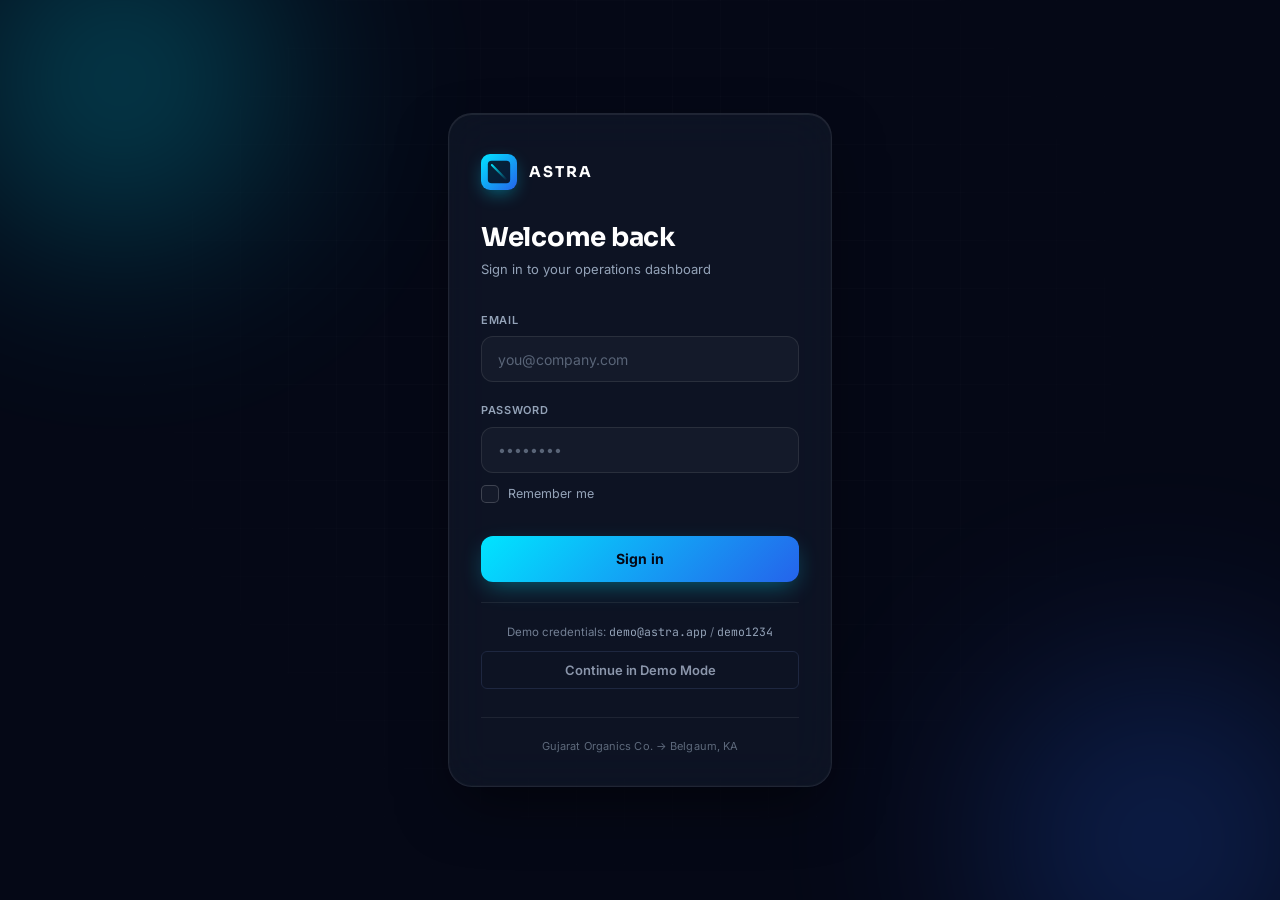
<file: frontend/pages/suppliers/suppliers.html>
<!DOCTYPE html>
<html lang="en">
<head>
<script>if(!localStorage.getItem("astra_token")){location.replace("../login/login.html");}</script>
  <meta charset="UTF-8" />
  <meta name="viewport" content="width=device-width, initial-scale=1.0" />
  <title>Astra — Supplier Management</title>
  <link rel="stylesheet" href="../../assets/css/variables.css" />
  <link rel="stylesheet" href="../../assets/css/global.css" />
  <link rel="stylesheet" href="../../assets/css/layout.css" />
  <link rel="stylesheet" href="../../assets/css/sidebar.css" />
  <link rel="stylesheet" href="../../assets/css/cards.css" />
  <link rel="stylesheet" href="../../assets/css/tables.css" />
  <link rel="stylesheet" href="../../assets/css/buttons.css" />
  <link rel="stylesheet" href="../../assets/css/forms.css" />
  <link rel="stylesheet" href="../dashboard/dashboard.css" />
  <link rel="stylesheet" href="suppliers.css" />
</head>
<body>

  <div class="app-shell">

    <aside class="sidebar mc-sidebar">
<div class="sidebar-brand">
<div class="sidebar-brand-mark">A</div>
<span class="sidebar-brand-name">ASTRA</span>
</div>
<nav class="sidebar-nav mc-sidebar-nav">
<a class="sidebar-link" data-page="dashboard" href="../dashboard/dashboard.html"><span class="mc-nav-indicator"></span><span class="mc-nav-icon" aria-hidden="true"><svg width="16" height="16" viewBox="0 0 24 24" fill="none" stroke="currentColor" stroke-width="1.8"><rect x="3" y="3" width="7" height="9" rx="1.5"/><rect x="14" y="3" width="7" height="5" rx="1.5"/><rect x="14" y="12" width="7" height="9" rx="1.5"/><rect x="3" y="16" width="7" height="5" rx="1.5"/></svg></span><span class="mc-nav-label">Command Center</span></a>
<a class="sidebar-link" data-page="inventory" href="../inventory/inventory.html"><span class="mc-nav-indicator"></span><span class="mc-nav-icon" aria-hidden="true"><svg width="16" height="16" viewBox="0 0 24 24" fill="none" stroke="currentColor" stroke-width="1.8"><path d="M21 8l-9-5-9 5 9 5 9-5z"/><path d="M3 8v8l9 5 9-5V8"/><path d="M12 13v8"/></svg></span><span class="mc-nav-label">Inventory</span></a>
<a class="sidebar-link active" data-page="suppliers" href="../suppliers/suppliers.html"><span class="mc-nav-indicator"></span><span class="mc-nav-icon" aria-hidden="true"><svg width="16" height="16" viewBox="0 0 24 24" fill="none" stroke="currentColor" stroke-width="1.8"><rect x="3" y="7" width="18" height="13" rx="1.5"/><path d="M8 7V5a2 2 0 012-2h4a2 2 0 012 2v2"/></svg></span><span class="mc-nav-label">Suppliers</span></a>
<a class="sidebar-link" data-page="purchase" href="../purchase/purchase.html"><span class="mc-nav-indicator"></span><span class="mc-nav-icon" aria-hidden="true"><svg width="16" height="16" viewBox="0 0 24 24" fill="none" stroke="currentColor" stroke-width="1.8"><circle cx="9" cy="20" r="1.4"/><circle cx="18" cy="20" r="1.4"/><path d="M2 3h2l2.6 12.2a2 2 0 002 1.6h8.6a2 2 0 002-1.6L21 7H6"/></svg></span><span class="mc-nav-label">Purchase</span></a>
<a class="sidebar-link" data-page="production" href="../production/production.html"><span class="mc-nav-indicator"></span><span class="mc-nav-icon" aria-hidden="true"><svg width="16" height="16" viewBox="0 0 24 24" fill="none" stroke="currentColor" stroke-width="1.8"><path d="M12 2v6m0 8v6M4.93 4.93l4.24 4.24m5.66 5.66l4.24 4.24M2 12h6m8 0h6M4.93 19.07l4.24-4.24m5.66-5.66l4.24-4.24"/></svg></span><span class="mc-nav-label">Production</span></a><a class="sidebar-link" data-page="packaging" href="../packaging/packaging.html"><span class="mc-nav-indicator"></span><span class="mc-nav-icon" aria-hidden="true"><svg width="16" height="16" viewBox="0 0 24 24" fill="none" stroke="currentColor" stroke-width="1.8"><path d="M21 16V8a2 2 0 00-2-2h-1V4a2 2 0 00-2-2H8a2 2 0 00-2 2v2H5a2 2 0 00-2 2v8a2 2 0 002 2h14a2 2 0 002-2z"/><path d="M7 16v-4h10v4"/></svg></span><span class="mc-nav-label">Packaging</span></a>
<a class="sidebar-link" data-page="sales" href="../sales/sales.html"><span class="mc-nav-indicator"></span><span class="mc-nav-icon" aria-hidden="true"><svg width="16" height="16" viewBox="0 0 24 24" fill="none" stroke="currentColor" stroke-width="1.8"><path d="M3 3v18h18"/><path d="M7 15l4-4 3 3 6-6"/></svg></span><span class="mc-nav-label">Sales</span></a>
<a class="sidebar-link" data-page="customers" href="../customers/customers.html"><span class="mc-nav-indicator"></span><span class="mc-nav-icon" aria-hidden="true"><svg width="16" height="16" viewBox="0 0 24 24" fill="none" stroke="currentColor" stroke-width="1.8"><circle cx="12" cy="8" r="3.5"/><path d="M4.5 20.5a7.5 7.5 0 0115 0"/></svg></span><span class="mc-nav-label">Customers</span></a>
<a class="sidebar-link" data-page="reports" href="../reports/reports.html"><span class="mc-nav-indicator"></span><span class="mc-nav-icon" aria-hidden="true"><svg width="16" height="16" viewBox="0 0 24 24" fill="none" stroke="currentColor" stroke-width="1.8"><path d="M4 19V9m6 10V5m6 14v-7"/></svg></span><span class="mc-nav-label">Reports</span></a>
<a class="sidebar-link" data-page="settings" href="../settings/settings.html"><span class="mc-nav-indicator"></span><span class="mc-nav-icon" aria-hidden="true"><svg width="16" height="16" viewBox="0 0 24 24" fill="none" stroke="currentColor" stroke-width="1.8"><circle cx="12" cy="12" r="3"/><path d="M19.4 15a1.65 1.65 0 00.33 1.82l.06.06a2 2 0 11-2.83 2.83l-.06-.06a1.65 1.65 0 00-1.82-.33 1.65 1.65 0 00-1 1.51V21a2 2 0 01-4 0v-.09A1.65 1.65 0 008.6 19.4a1.65 1.65 0 00-1.82.33l-.06.06a2 2 0 11-2.83-2.83l.06-.06a1.65 1.65 0 00.33-1.82 1.65 1.65 0 00-1.51-1H2a2 2 0 010-4h.09A1.65 1.65 0 003.6 8.6a1.65 1.65 0 00-.33-1.82l-.06-.06a2 2 0 112.83-2.83l.06.06a1.65 1.65 0 001.82.33H8a1.65 1.65 0 001-1.51V2a2 2 0 014 0v.09a1.65 1.65 0 001 1.51 1.65 1.65 0 001.82-.33l.06-.06a2 2 0 112.83 2.83l-.06.06a1.65 1.65 0 00-.33 1.82V8a1.65 1.65 0 001.51 1H21a2 2 0 010 4h-.09a1.65 1.65 0 00-1.51 1z"/></svg></span><span class="mc-nav-label">Settings</span></a>
</nav>
<div class="sidebar-footer mc-sidebar-footer">
<div class="mc-sidebar-user-avatar" id="sidebar-user-avatar">—</div>
<div class="mc-sidebar-user-info">
<div data-user-name="" class="mc-sidebar-user-name">—</div>
<div class="text-faint" data-user-role=""></div>
</div>
</div>
</aside>

    <div class="app-main">

      <header class="mc-header">
<div class="mc-header-left">
<h1 class="mc-greeting" id="page-title">Supplier Management</h1>
<div class="mc-header-meta">
<span>Manage suppliers, purchases and business relationships.</span>
</div>
<div class="mc-company-name">
<svg width="12" height="12" viewBox="0 0 24 24" fill="none" stroke="currentColor" stroke-width="2"><path d="M3 21h18M5 21V7l7-4 7 4v14M9 9h1m4 0h1m-6 4h1m4 0h1m-6 4h1m4 0h1"/></svg>
Gujarat Organics Co. <span class="mc-company-sep">→</span> Belgaum, KA
</div>
</div>
<div class="mc-header-right">
<div class="mc-search">
<svg fill="none" height="14" stroke="currentColor" stroke-width="2" viewbox="0 0 24 24" width="14"><circle cx="11" cy="11" r="7"></circle><path d="M21 21l-4.35-4.35"></path></svg>
<input aria-label="Global search" placeholder="Search Astra..." type="text"/>
<span class="mc-search-kbd">⌘K</span>
</div>
<button aria-label="Notifications" class="mc-icon-btn">
<svg fill="none" height="16" stroke="currentColor" stroke-width="2" viewbox="0 0 24 24" width="16"><path d="M18 8a6 6 0 10-12 0c0 7-3 9-3 9h18s-3-2-3-9"></path><path d="M13.73 21a2 2 0 01-3.46 0"></path></svg>
<span class="mc-badge-dot"></span>
</button>
<button aria-label="Settings" class="mc-icon-btn" onclick="window.location.href='../settings/settings.html'">
<svg fill="none" height="16" stroke="currentColor" stroke-width="2" viewbox="0 0 24 24" width="16"><circle cx="12" cy="12" r="3"></circle><path d="M19.4 15a1.65 1.65 0 00.33 1.82l.06.06a2 2 0 11-2.83 2.83l-.06-.06a1.65 1.65 0 00-1.82-.33 1.65 1.65 0 00-1 1.51V21a2 2 0 01-4 0v-.09A1.65 1.65 0 008.6 19.4a1.65 1.65 0 00-1.82.33l-.06.06a2 2 0 11-2.83-2.83l.06-.06a1.65 1.65 0 00.33-1.82 1.65 1.65 0 00-1.51-1H2a2 2 0 010-4h.09A1.65 1.65 0 003.6 8.6a1.65 1.65 0 00-.33-1.82l-.06-.06a2 2 0 112.83-2.83l.06.06a1.65 1.65 0 001.82.33H8a1.65 1.65 0 001-1.51V2a2 2 0 014 0v.09a1.65 1.65 0 001 1.51 1.65 1.65 0 001.82-.33l.06-.06a2 2 0 112.83 2.83l-.06.06a1.65 1.65 0 00-.33 1.82V8a1.65 1.65 0 001.51 1H21a2 2 0 010 4h-.09a1.65 1.65 0 00-1.51 1z"></path></svg>
</button>
<div class="mc-header-divider"></div>
<div class="mc-avatar" id="user-avatar" title="Account">—</div>
<button class="btn btn-ghost mc-signout" id="logout-btn">Sign out</button>
</div>
</header>

      <div class="app-content mc-content">

                <section class="mc-section">
          <div class="mc-section-title">Overview</div>
          <div class="kpi-grid mc-kpi-grid">
            <div class="kpi-card mc-kpi-card mc-accent-cyan">
              <div class="mc-kpi-top">
                <span class="kpi-label">Total Suppliers</span>
                <svg class="mc-sparkline" viewBox="0 0 60 20" preserveAspectRatio="none"><polyline points="0,14 10,13 20,12 30,10 40,9 50,7 60,6"/></svg>
              </div>
              <span class="kpi-value" id="kpi-total-suppliers">—</span>
              <span class="kpi-sub neutral">across 2 states</span>
            </div>
            <div class="kpi-card mc-kpi-card mc-accent-green">
              <div class="mc-kpi-top">
                <span class="kpi-label">Active Suppliers</span>
                <svg class="mc-sparkline" viewBox="0 0 60 20" preserveAspectRatio="none"><polyline points="0,12 10,11 20,12 30,9 40,8 50,7 60,5"/></svg>
              </div>
              <span class="kpi-value" id="kpi-active-suppliers">—</span>
              <span class="kpi-sub up">↑ steady</span>
            </div>
            <div class="kpi-card mc-kpi-card mc-accent-amber">
              <div class="mc-kpi-top">
                <span class="kpi-label">Pending Payments</span>
                <svg class="mc-sparkline" viewBox="0 0 60 20" preserveAspectRatio="none"><polyline points="0,6 10,8 20,7 30,10 40,9 50,12 60,13"/></svg>
              </div>
              <span class="kpi-value" id="kpi-pending-payments">—</span>
              <span class="kpi-sub down">review needed</span>
            </div>
            <div class="kpi-card mc-kpi-card mc-accent-cyan">
              <div class="mc-kpi-top">
                <span class="kpi-label">Total Purchase Value</span>
                <svg class="mc-sparkline" viewBox="0 0 60 20" preserveAspectRatio="none"><polyline points="0,16 10,13 20,14 30,9 40,10 50,4 60,6"/></svg>
              </div>
              <span class="kpi-value" id="kpi-total-purchase">—</span>
              <span class="kpi-sub up">↑ this quarter</span>
            </div>
          </div>
        </section>

        <section class="mc-section">
          <div class="mc-section-title">Quick Actions</div>
          <div class="sup-actions">
            <button class="btn btn-primary" id="btn-add-supplier">+ Add Supplier</button>
            <button class="btn btn-ghost" id="btn-record-purchase">+ Record Purchase</button>
            <button class="btn btn-ghost" id="btn-purchase-history">+ View Purchase History</button>
          </div>
        </section>

        <section class="mc-section mc-intelligence-section">
          <div class="mc-section-title mc-intelligence-title">
            <svg width="14" height="14" viewBox="0 0 24 24" fill="none" stroke="currentColor" stroke-width="2"><path d="M12 2a7 7 0 00-4 12.7V17a2 2 0 002 2h4a2 2 0 002-2v-2.3A7 7 0 0012 2z"/><path d="M9 21h6"/></svg>
            Astra Intelligence
          </div>
          <div class="card mc-intelligence-card">
            <div id="supplier-insights" class="mc-intelligence-list"></div>
          </div>
        </section>

        <section class="mc-section">
          <div class="mc-section-title">Supplier Directory</div>

          <div class="card sup-toolbar-card">
            <div class="sup-toolbar">
              <div class="sup-search">
                <svg width="14" height="14" viewBox="0 0 24 24" fill="none" stroke="currentColor" stroke-width="2"><circle cx="11" cy="11" r="7"/><path d="M21 21l-4.35-4.35"/></svg>
                <input type="text" id="search-input" placeholder="Search supplier..." aria-label="Search supplier" />
              </div>
              <div class="sup-filters">
                <select class="sup-select" id="filter-city" aria-label="Filter by city">
                  <option value="">All Cities</option>
                </select>
                <select class="sup-select" id="filter-status" aria-label="Filter by status">
                  <option value="">All Status</option>
                  <option value="active">Active</option>
                  <option value="inactive">Inactive</option>
                </select>
                <button class="sup-filter-chip" id="filter-outstanding" type="button">Outstanding Payments</button>
              </div>
            </div>
          </div>

          <div class="card sup-table-card">
            <div class="sup-table-scroll">
              <table class="astra-table mc-table sup-table" id="suppliers-table">
                <thead>
                  <tr>
                    <th>Supplier Name</th>
                    <th>Code</th>
                    <th>Contact Person</th>
                    <th>Phone</th>
                    <th>City</th>
                    <th>GST Number</th>
                    <th>Products Supplied</th>
                    <th>Outstanding</th>
                    <th>Status</th>
                    <th>Actions</th>
                  </tr>
                </thead>
                <tbody id="suppliers-tbody"></tbody>
              </table>
            </div>
            <div class="sup-empty-state hidden" id="empty-state">No suppliers match your search.</div>
          </div>
        </section>

      </div>
    </div>
  </div>

  <!-- Supplier drawer -->
  <div class="sup-overlay" id="drawer-overlay"></div>
  <aside class="sup-drawer" id="supplier-drawer" aria-hidden="true">
    <div class="sup-drawer-header">
      <div>
        <div class="sup-drawer-name" id="drawer-name">—</div>
        <div class="sup-drawer-code mono" id="drawer-code">—</div>
      </div>
      <button class="sup-icon-btn" id="drawer-close" aria-label="Close">
        <svg width="16" height="16" viewBox="0 0 24 24" fill="none" stroke="currentColor" stroke-width="2"><path d="M18 6L6 18M6 6l12 12"/></svg>
      </button>
    </div>

    <div class="sup-drawer-body">

      <div class="sup-drawer-section">
        <div class="sup-drawer-section-title">Supplier Information</div>
        <div class="sup-drawer-row"><span>Company Name</span><span id="drawer-company">—</span></div>
        <div class="sup-drawer-row"><span>Contact Person</span><span id="drawer-contact">—</span></div>
        <div class="sup-drawer-row"><span>Phone</span><span id="drawer-phone">—</span></div>
        <div class="sup-drawer-row"><span>Email</span><span id="drawer-email">—</span></div>
        <div class="sup-drawer-row"><span>Status</span><span id="drawer-status">—</span></div>
      </div>

      <div class="sup-drawer-section">
        <div class="sup-drawer-section-title">Address</div>
        <div class="sup-drawer-row"><span>Address</span><span id="drawer-address">—</span></div>
        <div class="sup-drawer-row"><span>City</span><span id="drawer-city">—</span></div>
        <div class="sup-drawer-row"><span>State</span><span id="drawer-state">—</span></div>
        <div class="sup-drawer-row"><span>Pincode</span><span id="drawer-pincode">—</span></div>
      </div>

      <div class="sup-drawer-section">
        <div class="sup-drawer-section-title">GST Details</div>
        <div class="sup-drawer-row"><span>GST Number</span><span class="mono" id="drawer-gst">—</span></div>
        <div class="sup-drawer-row"><span>PAN</span><span class="mono" id="drawer-pan">—</span></div>
      </div>

      <div class="sup-drawer-section">
        <div class="sup-drawer-section-title">Bank Details</div>
        <div class="sup-drawer-row"><span>Bank Name</span><span id="drawer-bank">—</span></div>
        <div class="sup-drawer-row"><span>Account Number</span><span class="mono" id="drawer-account">—</span></div>
        <div class="sup-drawer-row"><span>IFSC</span><span class="mono" id="drawer-ifsc">—</span></div>
      </div>

      <div class="sup-drawer-section">
        <div class="sup-drawer-section-title">Products Supplied</div>
        <div class="sup-drawer-tags" id="drawer-products"></div>
      </div>

      <div class="sup-drawer-section">
        <div class="sup-drawer-section-title">Purchase History</div>
        <div class="sup-drawer-list" id="drawer-purchases"></div>
      </div>

      <div class="sup-drawer-section">
        <div class="sup-drawer-section-title">Return History</div>
        <div class="sup-drawer-list" id="drawer-returns"></div>
      </div>

      <div class="sup-drawer-section">
        <div class="sup-drawer-section-title">Outstanding Payments</div>
        <div class="sup-drawer-outstanding" id="drawer-outstanding">—</div>
      </div>

      <div class="sup-drawer-section">
        <div class="sup-drawer-section-title">Notes</div>
        <p class="sup-drawer-notes" id="drawer-notes">—</p>
      </div>

    </div>
  </aside>

  <!-- Add Supplier modal -->
  <div class="sup-overlay" id="modal-overlay"></div>
  <div class="sup-modal" id="add-supplier-modal" role="dialog" aria-modal="true" aria-hidden="true">
    <div class="sup-modal-header">
      <h2>Add Supplier</h2>
      <button class="sup-icon-btn" id="modal-close" aria-label="Close">
        <svg width="16" height="16" viewBox="0 0 24 24" fill="none" stroke="currentColor" stroke-width="2"><path d="M18 6L6 18M6 6l12 12"/></svg>
      </button>
    </div>

    <form id="add-supplier-form" class="sup-modal-body">
      <div class="sup-form-grid">
        <div class="form-group">
          <label class="form-label" for="f-name">Supplier Name</label>
          <input class="form-input" id="f-name" name="name" required />
        </div>
        <div class="form-group">
          <label class="form-label" for="f-company">Company Name</label>
          <input class="form-input" id="f-company" name="company" />
        </div>
        <div class="form-group">
          <label class="form-label" for="f-gst">GST Number</label>
          <input class="form-input mono" id="f-gst" name="gst" />
        </div>
        <div class="form-group">
          <label class="form-label" for="f-pan">PAN</label>
          <input class="form-input mono" id="f-pan" name="pan" />
        </div>
        <div class="form-group">
          <label class="form-label" for="f-phone">Phone</label>
          <input class="form-input" id="f-phone" name="phone" required />
        </div>
        <div class="form-group">
          <label class="form-label" for="f-email">Email</label>
          <input class="form-input" type="email" id="f-email" name="email" />
        </div>
        <div class="form-group sup-form-span2">
          <label class="form-label" for="f-address">Address</label>
          <input class="form-input" id="f-address" name="address" />
        </div>
        <div class="form-group">
          <label class="form-label" for="f-city">City</label>
          <input class="form-input" id="f-city" name="city" required />
        </div>
        <div class="form-group">
          <label class="form-label" for="f-state">State</label>
          <input class="form-input" id="f-state" name="state" />
        </div>
        <div class="form-group">
          <label class="form-label" for="f-pincode">Pincode</label>
          <input class="form-input mono" id="f-pincode" name="pincode" />
        </div>
        <div class="form-group">
          <label class="form-label" for="f-bank">Bank Name</label>
          <input class="form-input" id="f-bank" name="bank" />
        </div>
        <div class="form-group">
          <label class="form-label" for="f-account">Account Number</label>
          <input class="form-input mono" id="f-account" name="account" />
        </div>
        <div class="form-group">
          <label class="form-label" for="f-ifsc">IFSC</label>
          <input class="form-input mono" id="f-ifsc" name="ifsc" />
        </div>
        <div class="form-group sup-form-span2">
          <label class="form-label" for="f-products">Products Supplied</label>
          <input class="form-input" id="f-products" name="products" placeholder="e.g. Amla Powder, Moringa Powder" />
        </div>
        <div class="form-group">
          <label class="form-label" for="f-terms">Payment Terms</label>
          <input class="form-input" id="f-terms" name="terms" placeholder="e.g. Net 30" />
        </div>
        <div class="form-group">
          <label class="form-label" for="f-opening">Opening Balance</label>
          <input class="form-input mono" type="number" id="f-opening" name="opening" placeholder="0" />
        </div>
        <div class="form-group sup-form-span2">
          <label class="form-label" for="f-notes">Notes</label>
          <textarea class="form-input sup-textarea" id="f-notes" name="notes" rows="3"></textarea>
        </div>
      </div>

      <div class="sup-modal-footer">
        <button type="button" class="btn btn-ghost" id="modal-cancel">Cancel</button>
        <button type="submit" class="btn btn-primary">Save</button>
      </div>
    </form>
  </div>

  <!-- Toast notifications -->
  <div class="sup-toast-container" id="toast-container" aria-live="polite"></div>

  <script src="../../assets/js/storage.js"></script>
  <script src="../../assets/js/api.js"></script>
  <script src="../../assets/js/auth.js"></script>
  <script src="../../assets/js/app.js"></script>
  <script src="suppliers.js"></script>
</body>
</html>
</file>
<file: frontend/assets/css/variables.css>
/* ===========================================================
   ASTRA — Design Tokens
   Every page includes this file first. Change the look of the
   entire product by editing values here, not in individual pages.
   =========================================================== */

:root {
  /* Core palette */
  --astra-void:      #0A0E14;   /* page background */
  --astra-panel:     #12182A;   /* card / panel background */
  --astra-panel-2:   #0F1524;   /* nested panel background */
  --astra-border:    #1E2740;

  /* Signal colors */
  --astra-cyan:       #00E5FF;  /* primary action / brand */
  --astra-cyan-10:     rgba(0, 229, 255, 0.10);
  --astra-green:      #00D9A3;  /* healthy / profit / success */
  --astra-green-10:    rgba(0, 217, 163, 0.10);
  --astra-amber:      #FFB020;  /* alerts / expiry / low stock */
  --astra-amber-10:    rgba(255, 176, 32, 0.10);
  --astra-red:        #FF6B6B;  /* errors */

  /* Text */
  --astra-text:        #D7DEEB;  /* primary text on dark */
  --astra-text-dim:    #8B96AB;  /* secondary text */
  --astra-text-faint:  #3A4B66;  /* labels, placeholders */
  --astra-text-white:  #FFFFFF;

  /* Type */
  --astra-font-display: 'Sora', sans-serif;
  --astra-font-body:    'Inter', sans-serif;
  --astra-font-mono:    'JetBrains Mono', monospace;

  /* Spacing scale */
  --astra-space-1: 4px;
  --astra-space-2: 8px;
  --astra-space-3: 12px;
  --astra-space-4: 16px;
  --astra-space-5: 24px;
  --astra-space-6: 32px;

  /* Radius */
  --astra-radius-sm: 6px;
  --astra-radius-md: 8px;
  --astra-radius-lg: 12px;

  /* Layout */
  --astra-sidebar-width: 220px;
  --astra-topbar-height: 56px;
}
</file>
<file: frontend/assets/css/global.css>
/* ===========================================================
   ASTRA — Global styles
   Reset + base typography. Loaded on every page, after
   variables.css and before any page-specific CSS.
   =========================================================== */

@import url('https://fonts.googleapis.com/css2?family=Sora:wght@600;700&family=Inter:wght@400;500;600&family=JetBrains+Mono:wght@400;500&display=swap');

* {
  box-sizing: border-box;
  margin: 0;
  padding: 0;
}

html, body {
  height: 100%;
  overflow-x: hidden;
}

body {
  background: var(--astra-void);
  color: var(--astra-text);
  font-family: var(--astra-font-body);
  font-size: 14px;
  line-height: 1.5;
  -webkit-font-smoothing: antialiased;
}

h1, h2, h3 {
  font-family: var(--astra-font-display);
  color: var(--astra-text-white);
  font-weight: 700;
}

a {
  color: inherit;
  text-decoration: none;
}

input, select, button {
  font-family: inherit;
  font-size: inherit;
  color: inherit;
}

button {
  cursor: pointer;
}

.mono {
  font-family: var(--astra-font-mono);
}

.text-dim   { color: var(--astra-text-dim); }
.text-faint { color: var(--astra-text-faint); }
.text-amber { color: var(--astra-amber); }
.text-green { color: var(--astra-green); }
.text-red   { color: var(--astra-red); }

.hidden { display: none !important; }
</file>
<file: frontend/assets/css/layout.css>
/* ASTRA — App shell layout (used on every page except login) */

.app-shell {
  display: flex;
  height: 100vh;
  overflow: hidden;
}

.app-main {
  flex: 1;
  display: flex;
  flex-direction: column;
  min-width: 0;
}

.app-content {
  flex: 1;
  overflow-y: auto;
  padding: var(--astra-space-6);
  display: flex;
  flex-direction: column;
  gap: var(--astra-space-5);
}
</file>
<file: frontend/assets/css/sidebar.css>
/* ASTRA — Sidebar */

.sidebar {
  width: var(--astra-sidebar-width);
  height: 100vh;
  border-right: 1px solid var(--astra-border);
  display: flex;
  flex-direction: column;
  padding: 20px 12px;
  flex-shrink: 0;
}

.sidebar-brand {
  display: flex;
  align-items: center;
  gap: 8px;
  padding: 0 8px;
  margin-bottom: 32px;
}

.sidebar-brand-mark {
  width: 28px;
  height: 28px;
  border-radius: 6px;
  background: linear-gradient(135deg, var(--astra-cyan), var(--astra-green));
  display: flex;
  align-items: center;
  justify-content: center;
  color: var(--astra-void);
  font-weight: 700;
  font-family: var(--astra-font-display);
  font-size: 14px;
}

.sidebar-brand-name {
  font-family: var(--astra-font-display);
  font-size: 15px;
  color: var(--astra-text-white);
  letter-spacing: 0.02em;
}

.sidebar-nav {
  display: flex;
  flex-direction: column;
  gap: 4px;
}

.sidebar-link {
  display: flex;
  align-items: center;
  gap: 10px;
  padding: 9px 12px;
  border-radius: 6px;
  font-size: 13px;
  color: var(--astra-text-faint);
  transition: color 0.15s ease, background 0.15s ease;
}

.sidebar-link:hover {
  color: var(--astra-text);
}

.sidebar-link.active {
  background: var(--astra-panel);
  color: var(--astra-text-white);
  border: 1px solid var(--astra-border);
}

.sidebar-footer {
  margin-top: auto;
  padding: 12px 8px 0;
  border-top: 1px solid var(--astra-border);
  font-size: 11px;
  color: var(--astra-text-faint);
}
</file>
<file: frontend/assets/css/cards.css>
/* ASTRA — Cards / KPI tiles */

.card {
  background: var(--astra-panel);
  border: 1px solid var(--astra-border);
  border-radius: var(--astra-radius-md);
  padding: var(--astra-space-4);
}

.card-title {
  font-size: 11px;
  text-transform: uppercase;
  letter-spacing: 0.04em;
  color: var(--astra-text-faint);
  margin-bottom: var(--astra-space-2);
}

.kpi-grid {
  display: grid;
  grid-template-columns: repeat(4, 1fr);
  gap: var(--astra-space-4);
}

.kpi-card {
  background: var(--astra-panel);
  border: 1px solid var(--astra-border);
  border-radius: var(--astra-radius-md);
  padding: var(--astra-space-4);
  display: flex;
  flex-direction: column;
  gap: var(--astra-space-2);
}

.kpi-label {
  font-size: 11px;
  text-transform: uppercase;
  letter-spacing: 0.04em;
  color: var(--astra-text-faint);
}

.kpi-value {
  font-family: var(--astra-font-display);
  font-size: 24px;
  color: var(--astra-text-white);
}

.kpi-sub {
  font-family: var(--astra-font-mono);
  font-size: 11px;
  display: flex;
  align-items: center;
  gap: 4px;
}
.kpi-sub.up   { color: var(--astra-green); }
.kpi-sub.down { color: var(--astra-red); }
</file>
<file: frontend/assets/css/tables.css>
/* ASTRA — Tables */

.astra-table {
  width: 100%;
  border-collapse: collapse;
  font-size: 12.5px;
}

.astra-table th {
  text-align: left;
  font-size: 10px;
  text-transform: uppercase;
  letter-spacing: 0.04em;
  color: var(--astra-text-faint);
  padding: 8px 12px;
  border-bottom: 1px solid var(--astra-border);
}

.astra-table td {
  padding: 10px 12px;
  border-bottom: 1px solid var(--astra-border);
  color: var(--astra-text);
}

.astra-table tr:last-child td {
  border-bottom: none;
}

.pill {
  display: inline-block;
  font-family: var(--astra-font-mono);
  font-size: 10px;
  padding: 3px 8px;
  border-radius: 999px;
  border: 1px solid;
}

.pill-completed    { color: var(--astra-green); border-color: rgba(0,217,163,0.3); background: var(--astra-green-10); }
.pill-in-progress  { color: var(--astra-cyan);  border-color: rgba(0,229,255,0.3); background: var(--astra-cyan-10); }
.pill-queued       { color: var(--astra-text-dim); border-color: var(--astra-text-faint); background: transparent; }
</file>
<file: frontend/assets/css/buttons.css>
/* ASTRA — Buttons */

.btn {
  display: inline-flex;
  align-items: center;
  justify-content: center;
  gap: var(--astra-space-2);
  padding: 10px 16px;
  border-radius: var(--astra-radius-sm);
  border: 1px solid transparent;
  font-size: 13px;
  font-weight: 600;
  transition: opacity 0.15s ease, border-color 0.15s ease;
}

.btn-primary {
  background: var(--astra-cyan);
  color: var(--astra-void);
}
.btn-primary:hover { opacity: 0.9; }
.btn-primary:disabled { opacity: 0.5; cursor: not-allowed; }

.btn-ghost {
  background: transparent;
  border-color: var(--astra-border);
  color: var(--astra-text-dim);
}
.btn-ghost:hover {
  border-color: var(--astra-text-faint);
  color: var(--astra-text);
}

.btn-block { width: 100%; }
</file>
<file: frontend/assets/css/forms.css>
/* ASTRA — Forms */

.form-group {
  display: flex;
  flex-direction: column;
  gap: 6px;
}

.form-label {
  font-size: 11px;
  text-transform: uppercase;
  letter-spacing: 0.04em;
  color: var(--astra-text-faint);
}

.form-input {
  background: var(--astra-panel-2);
  border: 1px solid var(--astra-border);
  border-radius: var(--astra-radius-sm);
  padding: 10px 12px;
  color: var(--astra-text);
  transition: border-color 0.15s ease;
}

.form-input:focus {
  outline: none;
  border-color: var(--astra-cyan);
}

.form-error {
  font-size: 12px;
  color: var(--astra-red);
  min-height: 16px;
}
</file>
<file: frontend/pages/dashboard/dashboard.css>
/* ===========================================================
   ASTRA — Command Center (Mission Control)
   Enterprise redesign pass. Shared classes (.sidebar-link,
   .kpi-card, .card, .astra-table, .btn...) are extended here,
   never renamed. Local fallbacks are supplied for every design
   token so the page still renders on-brief even if the shared
   variables.css defines slightly different values.
   =========================================================== */

:root {
  /* ---- palette (falls back to brief spec if variables.css differs) ---- */
  --mc-bg:        var(--astra-void, #050816);
  --mc-panel:     var(--astra-panel, rgba(255, 255, 255, 0.035));
  --mc-panel-2:   var(--astra-panel-2, rgba(255, 255, 255, 0.05));
  --mc-border:    var(--astra-border, rgba(255, 255, 255, 0.08));
  --mc-cyan:      var(--astra-cyan, #00E5FF);
  --mc-cyan-10:   var(--astra-cyan-10, rgba(0, 229, 255, 0.1));
  --mc-blue:      #2563EB;
  --mc-blue-10:   rgba(37, 99, 235, 0.12);
  --mc-green:     var(--astra-green, #22C55E);
  --mc-green-10:  var(--astra-green-10, rgba(34, 197, 94, 0.1));
  --mc-amber:     var(--astra-amber, #F59E0B);
  --mc-amber-10:  var(--astra-amber-10, rgba(245, 158, 11, 0.1));
  --mc-red:       var(--astra-red, #F43F5E);
  --mc-red-10:    rgba(244, 63, 94, 0.1);
  --mc-violet:    #B79CFF;
  --mc-text-white: var(--astra-text-white, #F5F7FB);
  --mc-text:      var(--astra-text, #C7CDDB);
  --mc-text-dim:  var(--astra-text-dim, #94A0B8);
  --mc-text-faint: var(--astra-text-faint, #626D85);

  /* ---- system ---- */
  --mc-font-display: 'Inter', var(--astra-font-display, sans-serif);
  --mc-font-body: 'Inter', var(--astra-font-body, sans-serif);
  --mc-font-mono: 'JetBrains Mono', var(--astra-font-mono, monospace);

  --mc-radius-xl: 24px;
  --mc-radius-lg: 20px;
  --mc-radius-md: 14px;
  --mc-radius-sm: 10px;

  --mc-space-1: 4px;
  --mc-space-2: 8px;
  --mc-space-3: 12px;
  --mc-space-4: 16px;
  --mc-space-5: 20px;
  --mc-space-6: 24px;
  --mc-space-7: 32px;
  --mc-space-8: 40px;

  --mc-ease: cubic-bezier(0.16, 1, 0.3, 1);
  --mc-glass-blur: blur(20px);
}

* {
  font-family: var(--mc-font-body);
}

.mc-greeting,
.mc-section-title,
.mc-health-status,
.mc-op-name,
.mc-inventory-name,
.kpi-value,
.mc-health-score {
  font-family: var(--mc-font-display);
}

.mono,
.mc-op-percent,
.mc-intel-priority,
.mc-intel-confidence,
#current-time,
.mc-table td.mono {
  font-family: var(--mc-font-mono);
}

/* ---------- Page shell ---------- */

body {
  background: var(--mc-bg);
}

.app-content {
  animation: mc-fade-in 0.6s var(--mc-ease) both;
  display: flex;
  flex-direction: column;
  gap: var(--mc-space-7);
  padding: var(--mc-space-7) var(--mc-space-8) var(--mc-space-8);
  max-width: 1560px;
  margin: 0 auto;
  width: 100%;
}

@keyframes mc-fade-in {
  from { opacity: 0; transform: translateY(10px); }
  to   { opacity: 1; transform: translateY(0); }
}

.mc-section {
  display: flex;
  flex-direction: column;
  gap: var(--mc-space-4);
  animation: mc-fade-in 0.6s var(--mc-ease) both;
}

.mc-section:nth-of-type(2) { animation-delay: 0.05s; }
.mc-section:nth-of-type(3) { animation-delay: 0.1s; }
.mc-section:nth-of-type(4) { animation-delay: 0.15s; }
.mc-section:nth-of-type(5) { animation-delay: 0.2s; }
.mc-section:nth-of-type(6) { animation-delay: 0.25s; }
.mc-section:nth-of-type(7) { animation-delay: 0.3s; }

.mc-section-title {
  display: flex;
  align-items: center;
  gap: var(--mc-space-2);
  font-size: 12.5px;
  font-weight: 600;
  color: var(--mc-text-dim);
  letter-spacing: 0.06em;
  text-transform: uppercase;
}

/* ---------- Glass card primitive (applies to shared .card too) ---------- */

.card,
.mc-op-card,
.mc-inventory-card,
.mc-intelligence-card,
.mc-table-card,
.kpi-card,
.mc-health-card {
  background: linear-gradient(180deg, var(--mc-panel-2), var(--mc-panel));
  backdrop-filter: var(--mc-glass-blur);
  -webkit-backdrop-filter: var(--mc-glass-blur);
  border: 1px solid var(--mc-border);
  border-radius: var(--mc-radius-lg);
}

/* ---------- Sidebar refinements ---------- */

.mc-sidebar {
  background: linear-gradient(180deg, rgba(255, 255, 255, 0.025), transparent 40%), var(--mc-bg);
  border-right: 1px solid var(--mc-border);
}

.mc-sidebar .sidebar-nav {
  display: flex;
  flex-direction: column;
  gap: 2px;
  padding: var(--mc-space-2) var(--mc-space-3);
}

.mc-sidebar .sidebar-link {
  position: relative;
  display: flex;
  align-items: center;
  gap: var(--mc-space-3);
  padding: 10px 14px;
  border-radius: var(--mc-radius-sm);
  font-size: 13.5px;
  font-weight: 500;
  color: var(--mc-text-dim);
  transition: color 0.18s ease, background 0.18s ease, transform 0.18s ease;
}

.mc-nav-icon {
  display: flex;
  align-items: center;
  justify-content: center;
  width: 18px;
  height: 18px;
  flex-shrink: 0;
  color: currentColor;
  opacity: 0.75;
  transition: opacity 0.18s ease;
}

.mc-nav-label {
  white-space: nowrap;
}

.mc-nav-indicator {
  position: absolute;
  left: -3px;
  top: 50%;
  transform: translateY(-50%);
  width: 3px;
  height: 0;
  border-radius: 3px;
  background: linear-gradient(180deg, var(--mc-cyan), var(--mc-green));
  box-shadow: 0 0 12px var(--mc-cyan);
  transition: height 0.22s var(--mc-ease);
}

.mc-sidebar .sidebar-link.active .mc-nav-indicator {
  height: 18px;
}

.mc-sidebar .sidebar-link.active {
  background: linear-gradient(90deg, var(--mc-cyan-10), transparent 85%);
  color: var(--mc-text-white);
}

.mc-sidebar .sidebar-link.active .mc-nav-icon {
  opacity: 1;
  color: var(--mc-cyan);
}

.mc-sidebar .sidebar-link:hover {
  background: rgba(255, 255, 255, 0.035);
  color: var(--mc-text-white);
  transform: translateX(2px);
}

.mc-sidebar-footer {
  display: flex;
  align-items: center;
  gap: var(--mc-space-3);
  padding: var(--mc-space-4) var(--mc-space-4);
  margin: var(--mc-space-2) var(--mc-space-2) 0;
  border-top: 1px solid var(--mc-border);
}

.mc-sidebar-user-avatar {
  width: 34px;
  height: 34px;
  border-radius: 50%;
  flex-shrink: 0;
  display: flex;
  align-items: center;
  justify-content: center;
  background: linear-gradient(135deg, var(--mc-cyan), var(--mc-blue));
  color: var(--mc-bg);
  font-family: var(--mc-font-display);
  font-size: 12px;
  font-weight: 700;
}

.mc-sidebar-user-info {
  display: flex;
  flex-direction: column;
  gap: 1px;
  min-width: 0;
}

.mc-sidebar-user-name {
  font-size: 13px;
  font-weight: 600;
  color: var(--mc-text-white);
  white-space: nowrap;
  overflow: hidden;
  text-overflow: ellipsis;
}

/* ---------- Header ---------- */

.mc-header {
  min-height: 84px;
  border-bottom: 1px solid var(--mc-border);
  display: flex;
  align-items: center;
  justify-content: space-between;
  padding: var(--mc-space-5) var(--mc-space-8);
  gap: var(--mc-space-6);
  flex-shrink: 0;
  background: linear-gradient(180deg, rgba(255, 255, 255, 0.02), transparent);
}

.mc-header-left {
  display: flex;
  flex-direction: column;
  gap: 3px;
}

.mc-greeting {
  font-size: 21px;
  font-weight: 700;
  letter-spacing: -0.01em;
  color: var(--mc-text-white);
}

.mc-header-meta {
  display: flex;
  align-items: center;
  gap: var(--mc-space-2);
  font-size: 12.5px;
  color: var(--mc-text-dim);
}

.mc-meta-dot { color: var(--mc-text-faint); }

.mc-company-name {
  display: flex;
  align-items: center;
  gap: 6px;
  font-size: 11.5px;
  color: var(--mc-text-faint);
  margin-top: 5px;
}

.mc-company-name svg {
  opacity: 0.7;
  color: var(--mc-cyan);
}

.mc-company-sep {
  color: var(--mc-text-faint);
  opacity: 0.6;
}

.mc-header-right {
  display: flex;
  align-items: center;
  gap: var(--mc-space-3);
}

.mc-search {
  display: flex;
  align-items: center;
  gap: var(--mc-space-2);
  width: 240px;
  padding: 9px 12px;
  border-radius: var(--mc-radius-sm);
  background: var(--mc-panel);
  border: 1px solid var(--mc-border);
  color: var(--mc-text-faint);
  transition: border-color 0.18s ease, box-shadow 0.18s ease, background 0.18s ease;
}

.mc-search:focus-within {
  border-color: var(--mc-cyan);
  background: rgba(0, 229, 255, 0.04);
  box-shadow: 0 0 0 3px var(--mc-cyan-10);
}

.mc-search input {
  background: transparent;
  border: none;
  outline: none;
  color: var(--mc-text);
  font-size: 13px;
  width: 100%;
}

.mc-search input::placeholder {
  color: var(--mc-text-faint);
}

.mc-search-kbd {
  font-family: var(--mc-font-mono);
  font-size: 10.5px;
  color: var(--mc-text-faint);
  border: 1px solid var(--mc-border);
  border-radius: 5px;
  padding: 2px 6px;
  flex-shrink: 0;
}

.mc-icon-btn {
  position: relative;
  width: 36px;
  height: 36px;
  border-radius: var(--mc-radius-sm);
  border: 1px solid var(--mc-border);
  background: var(--mc-panel);
  color: var(--mc-text-dim);
  display: flex;
  align-items: center;
  justify-content: center;
  transition: border-color 0.18s ease, color 0.18s ease, transform 0.18s ease, background 0.18s ease;
}

.mc-icon-btn:hover {
  color: var(--mc-text-white);
  border-color: var(--mc-text-faint);
  background: rgba(255, 255, 255, 0.04);
  transform: translateY(-1px);
}

.mc-badge-dot {
  position: absolute;
  top: 8px;
  right: 8px;
  width: 6px;
  height: 6px;
  border-radius: 50%;
  background: var(--mc-amber);
  box-shadow: 0 0 0 2px var(--mc-panel), 0 0 6px var(--mc-amber);
}

.mc-header-divider {
  width: 1px;
  height: 24px;
  background: var(--mc-border);
  margin: 0 2px;
}

.mc-avatar {
  width: 36px;
  height: 36px;
  border-radius: 50%;
  background: linear-gradient(135deg, var(--mc-cyan), var(--mc-green));
  display: flex;
  align-items: center;
  justify-content: center;
  font-family: var(--mc-font-display);
  font-size: 12.5px;
  font-weight: 700;
  color: var(--mc-bg);
  box-shadow: 0 0 0 3px var(--mc-cyan-10);
}

.mc-signout {
  padding: 9px 16px;
  border-radius: var(--mc-radius-sm);
  font-size: 13px;
}

/* ---------- Business Health hero ---------- */

.mc-health-card {
  display: flex;
  align-items: center;
  gap: var(--mc-space-8);
  position: relative;
  overflow: hidden;
  background:
    radial-gradient(600px circle at 0% 0%, rgba(0, 229, 255, 0.08), transparent 55%),
    radial-gradient(500px circle at 100% 100%, rgba(34, 197, 94, 0.05), transparent 55%),
    linear-gradient(180deg, var(--mc-panel-2), var(--mc-panel));
  border-radius: var(--mc-radius-xl);
  padding: var(--mc-space-7) var(--mc-space-8);
}

.mc-health-left {
  display: flex;
  align-items: center;
  gap: var(--mc-space-6);
  flex-shrink: 0;
}

.mc-health-ring-wrap {
  position: relative;
  width: 128px;
  height: 128px;
  flex-shrink: 0;
}

.mc-health-ring {
  width: 128px;
  height: 128px;
  transform: rotate(-90deg);
  overflow: visible;
}

.mc-ring-track {
  fill: none;
  stroke: var(--mc-border);
  stroke-width: 9;
}

.mc-ring-progress {
  fill: none;
  stroke-width: 9;
  stroke-linecap: round;
  stroke-dasharray: 326.7;
  stroke-dashoffset: 326.7;
  transition: stroke-dashoffset 1.3s var(--mc-ease);
}

.mc-health-score-wrap {
  position: absolute;
  inset: 0;
  display: flex;
  align-items: center;
  justify-content: center;
}

.mc-health-score {
  font-size: 27px;
  font-weight: 800;
  letter-spacing: -0.02em;
  line-height: 1;
  color: var(--mc-text-white);
  display: flex;
  align-items: center;
  justify-content: center;
}

.mc-health-labels {
  display: flex;
  flex-direction: column;
  gap: 6px;
}

.mc-health-label {
  font-size: 11.5px;
  text-transform: uppercase;
  letter-spacing: 0.06em;
  color: var(--mc-text-faint);
  font-weight: 600;
}

.mc-health-status {
  font-size: 19px;
  font-weight: 700;
  color: var(--mc-green);
  letter-spacing: -0.01em;
}

.mc-health-divider {
  width: 1px;
  align-self: stretch;
  background: linear-gradient(180deg, transparent, var(--mc-border) 20%, var(--mc-border) 80%, transparent);
}

.mc-health-metrics {
  flex: 1;
  display: grid;
  grid-template-columns: repeat(3, 1fr);
  gap: var(--mc-space-6);
}

.mc-health-metric {
  display: flex;
  flex-direction: column;
  gap: 8px;
}

.mc-health-metric-label {
  font-size: 11.5px;
  color: var(--mc-text-faint);
  font-weight: 500;
}

.mc-health-metric-value {
  font-family: var(--mc-font-mono);
  font-size: 20px;
  font-weight: 600;
  color: var(--mc-text-white);
  letter-spacing: -0.01em;
}

.mc-health-metric-value.up { color: var(--mc-green); }

/* ---------- KPI cards ---------- */

.mc-kpi-grid {
  display: grid;
  grid-template-columns: repeat(4, 1fr);
  gap: var(--mc-space-4);
}

.mc-kpi-card {
  position: relative;
  overflow: hidden;
  padding: var(--mc-space-5);
  display: flex;
  flex-direction: column;
  gap: var(--mc-space-4);
  transition: transform 0.22s var(--mc-ease), border-color 0.22s ease, box-shadow 0.22s ease;
}

.mc-kpi-card::before {
  content: '';
  position: absolute;
  top: 0; left: 0; right: 0;
  height: 2px;
  background: linear-gradient(90deg, var(--accent, var(--mc-cyan)), transparent 130%);
  opacity: 0.85;
}

.mc-kpi-card::after {
  content: '';
  position: absolute;
  top: -40%;
  right: -20%;
  width: 60%;
  height: 80%;
  background: radial-gradient(circle, var(--accent, var(--mc-cyan)) 0%, transparent 70%);
  opacity: 0.05;
  pointer-events: none;
}

.mc-kpi-card.mc-accent-cyan  { --accent: var(--mc-cyan); }
.mc-kpi-card.mc-accent-green { --accent: var(--mc-green); }
.mc-kpi-card.mc-accent-amber { --accent: var(--mc-amber); }

.mc-kpi-card:hover {
  transform: translateY(-3px);
  border-color: color-mix(in srgb, var(--accent, var(--mc-cyan)) 40%, var(--mc-border));
  box-shadow: 0 16px 32px -16px rgba(0, 0, 0, 0.55), 0 0 0 1px rgba(255, 255, 255, 0.02) inset;
}

.mc-kpi-top {
  display: flex;
  align-items: center;
  justify-content: space-between;
  gap: var(--mc-space-3);
}

.kpi-label {
  font-size: 12px;
  color: var(--mc-text-dim);
  font-weight: 500;
}

.kpi-value {
  font-size: 27px;
  font-weight: 700;
  color: var(--mc-text-white);
  letter-spacing: -0.02em;
}

.kpi-sub {
  font-size: 12px;
  font-weight: 500;
}

.kpi-sub.up { color: var(--mc-green); }
.kpi-sub.down { color: var(--mc-amber); }
.kpi-sub.neutral { color: var(--mc-text-dim); }

.mc-sparkline {
  width: 56px;
  height: 18px;
  flex-shrink: 0;
}

.mc-sparkline polyline {
  fill: none;
  stroke: var(--accent, var(--mc-cyan));
  stroke-width: 1.6;
  stroke-linecap: round;
  stroke-linejoin: round;
  opacity: 0.85;
}

/* ---------- Factory Operations ---------- */

.mc-ops-grid {
  display: grid;
  grid-template-columns: repeat(4, 1fr);
  gap: var(--mc-space-4);
}

.mc-op-card {
  padding: var(--mc-space-5);
  display: flex;
  flex-direction: column;
  gap: var(--mc-space-3);
  transition: transform 0.22s var(--mc-ease), border-color 0.22s ease, box-shadow 0.22s ease;
}

.mc-op-card:hover {
  transform: translateY(-3px);
  border-color: var(--mc-text-faint);
  box-shadow: 0 16px 32px -18px rgba(0, 0, 0, 0.55);
}

.mc-op-head {
  display: flex;
  align-items: center;
  gap: var(--mc-space-3);
}

.mc-op-icon {
  width: 32px;
  height: 32px;
  border-radius: var(--mc-radius-sm);
  display: flex;
  align-items: center;
  justify-content: center;
  flex-shrink: 0;
}

.mc-op-icon-cyan  { background: var(--mc-cyan-10);  color: var(--mc-cyan); }
.mc-op-icon-green { background: var(--mc-green-10); color: var(--mc-green); }
.mc-op-icon-amber { background: var(--mc-amber-10); color: var(--mc-amber); }

.mc-op-name {
  font-size: 13.5px;
  font-weight: 600;
  color: var(--mc-text-white);
}

.mc-op-status {
  font-size: 12.5px;
  color: var(--mc-text-dim);
}

.mc-progress-track {
  height: 6px;
  border-radius: 4px;
  background: var(--mc-border);
  overflow: hidden;
}

.mc-progress-fill {
  height: 100%;
  width: 0%;
  border-radius: 4px;
  background: linear-gradient(90deg, var(--mc-cyan), var(--mc-blue));
  box-shadow: 0 0 8px var(--mc-cyan-10);
  transition: width 1.1s var(--mc-ease);
}

.mc-op-percent {
  font-size: 11px;
  color: var(--mc-text-faint);
  text-align: right;
}

/* ---------- Inventory Snapshot ---------- */

.mc-inventory-grid {
  display: grid;
  grid-template-columns: repeat(3, 1fr);
  gap: var(--mc-space-4);
}

.mc-inventory-card {
  padding: var(--mc-space-5);
  display: flex;
  flex-direction: column;
  gap: var(--mc-space-3);
  transition: transform 0.22s var(--mc-ease), border-color 0.22s ease, box-shadow 0.22s ease;
}

.mc-inventory-card:hover {
  transform: translateY(-3px);
  border-color: var(--mc-text-faint);
  box-shadow: 0 16px 32px -18px rgba(0, 0, 0, 0.55);
}

.mc-inventory-head {
  display: flex;
  align-items: center;
  gap: var(--mc-space-2);
  margin-bottom: 2px;
}

.mc-inventory-dot {
  width: 8px;
  height: 8px;
  border-radius: 50%;
  background: var(--mc-green);
  box-shadow: 0 0 6px var(--mc-green-10);
  flex-shrink: 0;
}

.mc-inventory-dot.warn { background: var(--mc-amber); box-shadow: 0 0 6px var(--mc-amber-10); }
.mc-inventory-dot.risk { background: var(--mc-red); box-shadow: 0 0 6px var(--mc-red-10); }

.mc-inventory-name {
  font-size: 13.5px;
  font-weight: 600;
  color: var(--mc-text-white);
}

.mc-inventory-row {
  display: flex;
  align-items: center;
  justify-content: space-between;
  font-size: 12.5px;
  color: var(--mc-text);
  padding: 3px 0;
}

/* ---------- Astra Intelligence ---------- */

.mc-intelligence-title {
  color: var(--mc-violet);
}

.mc-intelligence-card {
  border-color: rgba(183, 156, 255, 0.16);
  background:
    radial-gradient(500px circle at 100% 0%, rgba(183, 156, 255, 0.06), transparent 55%),
    linear-gradient(180deg, var(--mc-panel-2), var(--mc-panel));
  padding: var(--mc-space-2) var(--mc-space-5);
}

.mc-intelligence-list {
  display: flex;
  flex-direction: column;
}

.mc-intel-item {
  display: flex;
  flex-direction: column;
  gap: 8px;
  padding: var(--mc-space-4) var(--mc-space-2);
  border-bottom: 1px solid var(--mc-border);
  transition: background 0.18s ease;
}

.mc-intel-item:hover {
  background: rgba(255, 255, 255, 0.015);
}

.mc-intel-item:last-child { border-bottom: none; }

.mc-intel-top {
  display: flex;
  align-items: center;
  gap: var(--mc-space-2);
}

.mc-intel-priority {
  font-size: 10px;
  font-weight: 600;
  letter-spacing: 0.05em;
  padding: 3px 9px;
  border-radius: 999px;
  border: 1px solid;
}

.mc-intel-priority.high   { color: var(--mc-amber); border-color: rgba(245,158,11,0.3); background: var(--mc-amber-10); }
.mc-intel-priority.medium { color: var(--mc-violet); border-color: rgba(183,156,255,0.3); background: rgba(183,156,255,0.08); }
.mc-intel-priority.low    { color: var(--mc-text-dim); border-color: var(--mc-border); }

.mc-intel-category {
  font-size: 11px;
  color: var(--mc-text-faint);
  text-transform: uppercase;
  letter-spacing: 0.04em;
  font-weight: 600;
}

.mc-intel-text {
  font-size: 13.5px;
  color: var(--mc-text);
  line-height: 1.55;
}

.mc-intel-action {
  font-size: 12.5px;
  color: var(--mc-text-dim);
}

.mc-intel-action strong {
  color: var(--mc-text-white);
  font-weight: 600;
}

.mc-intel-confidence {
  font-size: 11px;
  color: var(--mc-violet);
}

/* ---------- Recent Activity timeline ---------- */

.mc-timeline {
  display: flex;
  flex-direction: column;
  padding: var(--mc-space-2) var(--mc-space-5);
}

.mc-timeline-item {
  position: relative;
  display: flex;
  gap: var(--mc-space-4);
  padding: var(--mc-space-3) var(--mc-space-2);
}

.mc-timeline-item::before {
  content: '';
  position: absolute;
  left: 16px;
  top: 34px;
  bottom: -2px;
  width: 1px;
  background: var(--mc-border);
}

.mc-timeline-item:last-child::before { display: none; }

.mc-timeline-icon {
  width: 32px;
  height: 32px;
  border-radius: 50%;
  background: var(--mc-panel-2);
  border: 1px solid var(--mc-border);
  display: flex;
  align-items: center;
  justify-content: center;
  color: var(--mc-cyan);
  flex-shrink: 0;
  z-index: 1;
}

.mc-timeline-body {
  display: flex;
  flex-direction: column;
  gap: 3px;
  padding-top: 3px;
}

.mc-timeline-action {
  font-size: 13.5px;
  color: var(--mc-text);
}

.mc-timeline-meta {
  display: flex;
  align-items: center;
  gap: var(--mc-space-2);
  font-size: 11.5px;
  color: var(--mc-text-faint);
}

/* ---------- Batch table ---------- */

.mc-table-card {
  padding: var(--mc-space-2);
}

.mc-table th {
  padding: 14px 18px;
  font-size: 11.5px;
  text-transform: uppercase;
  letter-spacing: 0.04em;
  color: var(--mc-text-faint);
  font-weight: 600;
  border-bottom: 1px solid var(--mc-border);
}

.mc-table td {
  padding: 15px 18px;
  font-size: 13.5px;
  color: var(--mc-text);
  border-bottom: 1px solid var(--mc-border);
}

.mc-table tbody tr:last-child td {
  border-bottom: none;
}

.mc-table tr {
  transition: background 0.18s ease;
}

.mc-table tbody tr:hover {
  background: rgba(255, 255, 255, 0.025);
}

.pill {
  display: inline-flex;
  align-items: center;
  padding: 4px 11px;
  border-radius: 999px;
  font-size: 11.5px;
  font-weight: 600;
  border: 1px solid transparent;
}

.pill-completed   { color: var(--mc-green); background: var(--mc-green-10); border-color: rgba(34,197,94,0.25); }
.pill-in-progress { color: var(--mc-cyan);  background: var(--mc-cyan-10);  border-color: rgba(0,229,255,0.25); }
.pill-queued      { color: var(--mc-text-dim); background: rgba(255,255,255,0.04); border-color: var(--mc-border); }

/* ---------- Responsive ---------- */

@media (max-width: 1180px) {
  .mc-ops-grid,
  .kpi-grid,
  .mc-inventory-grid {
    grid-template-columns: repeat(2, 1fr);
  }
  .mc-health-card {
    flex-direction: column;
    align-items: flex-start;
    gap: var(--mc-space-5);
  }
  .mc-health-divider {
    display: none;
  }
  .mc-health-metrics {
    width: 100%;
  }
  .app-content {
    padding: var(--mc-space-5) var(--mc-space-5) var(--mc-space-7);
  }
}

@media (max-width: 900px) {
  .mc-search {
    width: 180px;
  }
}

@media (max-width: 720px) {
  .mc-header {
    flex-direction: column;
    align-items: flex-start;
    padding: var(--mc-space-4);
  }
  .mc-header-right {
    width: 100%;
    flex-wrap: wrap;
  }
  .mc-search {
    width: 100%;
    order: 3;
  }
  .mc-ops-grid,
  .kpi-grid,
  .mc-inventory-grid {
    grid-template-columns: 1fr;
  }
  .mc-health-metrics {
    grid-template-columns: 1fr;
  }
  .mc-health-card {
    padding: var(--mc-space-5);
  }
}

@media (prefers-reduced-motion: reduce) {
  .app-content,
  .mc-section,
  .mc-kpi-card,
  .mc-op-card,
  .mc-inventory-card,
  .mc-ring-progress,
  .mc-progress-fill,
  .mc-sidebar .sidebar-link {
    animation: none !important;
    transition: none !important;
  }
}
</file>
<file: frontend/pages/customers/customers.css>
/* ===========================================================
   ASTRA — Customer Management
   Header, sidebar, KPI cards, and Astra Intelligence styling
   come from dashboard.css (design system source). This file
   covers only what's unique to the Customer module.
   =========================================================== */

.cust-page-header {
  display: flex;
  flex-direction: column;
  gap: 4px;
}

.cust-title {
  font-family: var(--astra-font-display);
  font-size: 20px;
  font-weight: 700;
  color: var(--astra-text-white);
}

.cust-subtitle {
  font-size: 13px;
  color: var(--astra-text-dim);
}

.cust-actions {
  display: flex;
  gap: 12px;
  flex-wrap: wrap;
}

/* ---------- Segments ---------- */

.cust-segment-grid {
  display: grid;
  grid-template-columns: repeat(3, 1fr);
  gap: 16px;
}

.cust-segment-card {
  background: var(--astra-panel);
  border: 1px solid var(--astra-border);
  border-radius: var(--astra-radius-md);
  padding: 18px;
  display: flex;
  flex-direction: column;
  gap: 10px;
  transition: transform 0.18s ease, border-color 0.18s ease, box-shadow 0.18s ease;
}

.cust-segment-card:hover {
  transform: translateY(-2px);
  border-color: var(--astra-text-faint);
  box-shadow: 0 12px 28px -12px rgba(0, 0, 0, 0.5);
}

.cust-segment-name {
  font-size: 13px;
  font-weight: 600;
  color: var(--astra-text-white);
}

.cust-segment-row {
  display: flex;
  align-items: center;
  justify-content: space-between;
  font-size: 12.5px;
}

.cust-segment-row > span:first-child {
  color: var(--astra-text-faint);
}

/* ---------- Toolbar ---------- */

.cust-toolbar-card {
  padding: 14px 16px;
}

.cust-toolbar {
  display: flex;
  align-items: center;
  justify-content: space-between;
  gap: 16px;
  flex-wrap: wrap;
}

.cust-search {
  display: flex;
  align-items: center;
  gap: 8px;
  min-width: 240px;
  flex: 1;
  max-width: 320px;
  padding: 9px 12px;
  border-radius: var(--astra-radius-sm);
  background: var(--astra-panel-2);
  border: 1px solid var(--astra-border);
  color: var(--astra-text-faint);
  transition: border-color 0.15s ease;
}

.cust-search:focus-within {
  border-color: var(--astra-cyan);
}

.cust-search input {
  background: transparent;
  border: none;
  outline: none;
  color: var(--astra-text);
  font-size: 12.5px;
  width: 100%;
}

.cust-search input::placeholder {
  color: var(--astra-text-faint);
}

.cust-filters {
  display: flex;
  align-items: center;
  gap: 10px;
  flex-wrap: wrap;
}

.cust-select {
  background: var(--astra-panel-2);
  border: 1px solid var(--astra-border);
  border-radius: var(--astra-radius-sm);
  padding: 8px 10px;
  font-size: 12.5px;
  color: var(--astra-text);
}

.cust-select:focus {
  outline: none;
  border-color: var(--astra-cyan);
}

.cust-filter-chip {
  background: var(--astra-panel-2);
  border: 1px solid var(--astra-border);
  border-radius: 999px;
  padding: 8px 14px;
  font-size: 12px;
  color: var(--astra-text-dim);
  transition: border-color 0.15s ease, color 0.15s ease, background 0.15s ease;
}

.cust-filter-chip:hover {
  color: var(--astra-text);
  border-color: var(--astra-text-faint);
}

.cust-filter-chip.active {
  color: var(--astra-cyan);
  border-color: rgba(0, 229, 255, 0.35);
  background: var(--astra-cyan-10);
}

/* ---------- Table ---------- */

.cust-table-card {
  padding: 0;
  overflow: hidden;
}

.cust-table-scroll {
  overflow-x: auto;
  max-height: 560px;
  overflow-y: auto;
}

.cust-table {
  min-width: 940px;
}

.cust-table thead th {
  position: sticky;
  top: 0;
  background: var(--astra-panel);
  z-index: 1;
}

.cust-table tbody tr {
  cursor: pointer;
}

.cust-table td {
  white-space: nowrap;
}

.cust-status-badge {
  display: inline-flex;
  align-items: center;
  gap: 5px;
  font-family: var(--astra-font-mono);
  font-size: 10px;
  padding: 3px 9px;
  border-radius: 999px;
  border: 1px solid;
}

.cust-status-badge::before {
  content: '';
  width: 5px;
  height: 5px;
  border-radius: 50%;
  background: currentColor;
}

.cust-status-badge.active   { color: var(--astra-green); border-color: rgba(0,217,163,0.3); background: var(--astra-green-10); }
.cust-status-badge.inactive { color: var(--astra-text-faint); border-color: var(--astra-border); background: transparent; }

.cust-icon-btn {
  width: 28px;
  height: 28px;
  border-radius: 6px;
  border: 1px solid var(--astra-border);
  background: var(--astra-panel-2);
  color: var(--astra-text-dim);
  display: flex;
  align-items: center;
  justify-content: center;
  transition: color 0.15s ease, border-color 0.15s ease;
}

.cust-icon-btn:hover {
  color: var(--astra-text-white);
  border-color: var(--astra-text-faint);
}

.cust-empty-state {
  padding: 40px 16px;
  text-align: center;
  color: var(--astra-text-faint);
  font-size: 13px;
}

/* ---------- Overlay (shared by drawer + modal) ---------- */

.cust-overlay {
  position: fixed;
  inset: 0;
  background: rgba(5, 8, 20, 0.6);
  backdrop-filter: blur(2px);
  opacity: 0;
  pointer-events: none;
  transition: opacity 0.2s ease;
  z-index: 40;
}

.cust-overlay.open {
  opacity: 1;
  pointer-events: auto;
}

/* ---------- Drawer ---------- */

.cust-drawer {
  position: fixed;
  top: 0;
  right: 0;
  bottom: 0;
  width: 420px;
  max-width: 92vw;
  background: var(--astra-panel);
  border-left: 1px solid var(--astra-border);
  box-shadow: -24px 0 60px -20px rgba(0, 0, 0, 0.6);
  transform: translateX(100%);
  transition: transform 0.28s cubic-bezier(0.16, 1, 0.3, 1);
  z-index: 41;
  display: flex;
  flex-direction: column;
}

.cust-drawer.open {
  transform: translateX(0);
}

.cust-drawer-header {
  display: flex;
  align-items: flex-start;
  justify-content: space-between;
  padding: 24px;
  border-bottom: 1px solid var(--astra-border);
  flex-shrink: 0;
}

.cust-drawer-name {
  font-family: var(--astra-font-display);
  font-size: 17px;
  font-weight: 700;
  color: var(--astra-text-white);
}

.cust-drawer-code {
  font-size: 11px;
  color: var(--astra-text-faint);
  margin-top: 2px;
}

.cust-drawer-body {
  flex: 1;
  overflow-y: auto;
  padding: 24px;
  display: flex;
  flex-direction: column;
  gap: 24px;
}

.cust-drawer-section {
  display: flex;
  flex-direction: column;
  gap: 10px;
}

.cust-drawer-section-title {
  font-size: 11px;
  text-transform: uppercase;
  letter-spacing: 0.05em;
  color: var(--astra-text-faint);
  padding-bottom: 8px;
  border-bottom: 1px solid var(--astra-border);
}

.cust-drawer-row {
  display: flex;
  align-items: center;
  justify-content: space-between;
  font-size: 12.5px;
  color: var(--astra-text);
}

.cust-drawer-row > span:first-child {
  color: var(--astra-text-faint);
}

.cust-drawer-list {
  display: flex;
  flex-direction: column;
  gap: 6px;
}

.cust-drawer-list-item {
  display: flex;
  justify-content: space-between;
  font-size: 12px;
  color: var(--astra-text-dim);
  padding: 9px 10px;
  background: var(--astra-panel-2);
  border-radius: var(--astra-radius-sm);
}

.cust-drawer-list-empty {
  font-size: 12px;
  color: var(--astra-text-faint);
}

.cust-drawer-outstanding {
  font-family: var(--astra-font-mono);
  font-size: 18px;
  font-weight: 500;
  color: var(--astra-amber);
}

.cust-drawer-notes {
  font-size: 12.5px;
  color: var(--astra-text-dim);
  line-height: 1.6;
}

/* ---------- Modal ---------- */

.cust-modal {
  position: fixed;
  top: 50%;
  left: 50%;
  width: 560px;
  max-width: 92vw;
  max-height: 86vh;
  background: var(--astra-panel);
  border: 1px solid var(--astra-border);
  border-radius: var(--astra-radius-lg);
  box-shadow: 0 30px 80px -20px rgba(0, 0, 0, 0.6);
  transform: translate(-50%, -48%) scale(0.98);
  opacity: 0;
  pointer-events: none;
  transition: transform 0.22s cubic-bezier(0.16, 1, 0.3, 1), opacity 0.22s ease;
  z-index: 41;
  display: flex;
  flex-direction: column;
}

.cust-modal.open {
  transform: translate(-50%, -50%) scale(1);
  opacity: 1;
  pointer-events: auto;
}

.cust-modal-header {
  display: flex;
  align-items: center;
  justify-content: space-between;
  padding: 20px 24px;
  border-bottom: 1px solid var(--astra-border);
  flex-shrink: 0;
}

.cust-modal-header h2 {
  font-size: 16px;
}

.cust-modal-body {
  overflow-y: auto;
  padding: 24px;
  display: flex;
  flex-direction: column;
  gap: 20px;
}

.cust-form-grid {
  display: grid;
  grid-template-columns: repeat(2, 1fr);
  gap: 16px;
}

.cust-form-span2 {
  grid-column: span 2;
}

.cust-textarea {
  resize: vertical;
  padding: 10px 12px;
}

.cust-modal-footer {
  display: flex;
  justify-content: flex-end;
  gap: 12px;
  border-top: 1px solid var(--astra-border);
  padding-top: 16px;
}

/* ---------- Toast notifications ---------- */

.cust-toast-container {
  position: fixed;
  bottom: 24px;
  right: 24px;
  display: flex;
  flex-direction: column;
  gap: 10px;
  z-index: 60;
}

.cust-toast {
  display: flex;
  align-items: center;
  gap: 10px;
  min-width: 260px;
  max-width: 360px;
  padding: 13px 16px;
  border-radius: var(--astra-radius-md);
  background: var(--astra-panel);
  border: 1px solid var(--astra-border);
  border-left: 3px solid var(--astra-cyan);
  box-shadow: 0 16px 40px -12px rgba(0, 0, 0, 0.5);
  font-size: 12.5px;
  color: var(--astra-text);
  transform: translateX(16px);
  opacity: 0;
  transition: transform 0.22s cubic-bezier(0.16, 1, 0.3, 1), opacity 0.22s ease;
}

.cust-toast.show {
  transform: translateX(0);
  opacity: 1;
}

.cust-toast.success { border-left-color: var(--astra-green); }
.cust-toast.info     { border-left-color: var(--astra-cyan); }
.cust-toast.warning   { border-left-color: var(--astra-amber); }

.cust-toast-icon {
  flex-shrink: 0;
  display: flex;
}

.cust-toast.success .cust-toast-icon { color: var(--astra-green); }
.cust-toast.info .cust-toast-icon     { color: var(--astra-cyan); }
.cust-toast.warning .cust-toast-icon   { color: var(--astra-amber); }

/* ---------- Responsive ---------- */

@media (max-width: 1180px) {
  .cust-segment-grid {
    grid-template-columns: repeat(2, 1fr);
  }
}

@media (max-width: 900px) {
  .cust-form-grid {
    grid-template-columns: 1fr;
  }
  .cust-form-span2 {
    grid-column: span 1;
  }
  .cust-toolbar {
    flex-direction: column;
    align-items: stretch;
  }
  .cust-search {
    max-width: none;
  }
}

@media (max-width: 600px) {
  .cust-actions {
    flex-direction: column;
    align-items: stretch;
  }
  .cust-segment-grid {
    grid-template-columns: 1fr;
  }
  .cust-drawer {
    width: 100%;
    max-width: 100vw;
  }
  .cust-toast-container {
    left: 16px;
    right: 16px;
    bottom: 16px;
  }
  .cust-toast {
    max-width: none;
  }
}

@media (prefers-reduced-motion: reduce) {
  .cust-drawer,
  .cust-modal,
  .cust-overlay,
  .cust-toast {
    transition: none !important;
  }
}
</file>
<file: frontend/pages/inventory/inventory.css>
/* ===========================================================
   ASTRA — Inventory Management
   Same design system as Command Center (dashboard.css) and
   Suppliers. Shared classes (.sidebar-link, .kpi-card, .card,
   .astra-table, .btn...) are extended here, never renamed.
   Local fallbacks are supplied for every design token so the
   page still renders on-brief even if the shared variables.css
   defines slightly different values.
   =========================================================== */

:root {
  /* ---- palette (falls back to brief spec if variables.css differs) ---- */
  --mc-bg:        var(--astra-void, #050816);
  --mc-panel:     var(--astra-panel, rgba(255, 255, 255, 0.035));
  --mc-panel-2:   var(--astra-panel-2, rgba(255, 255, 255, 0.05));
  --mc-border:    var(--astra-border, rgba(255, 255, 255, 0.08));
  --mc-cyan:      var(--astra-cyan, #00E5FF);
  --mc-cyan-10:   var(--astra-cyan-10, rgba(0, 229, 255, 0.1));
  --mc-blue:      #2563EB;
  --mc-blue-10:   rgba(37, 99, 235, 0.12);
  --mc-green:     var(--astra-green, #22C55E);
  --mc-green-10:  var(--astra-green-10, rgba(34, 197, 94, 0.1));
  --mc-amber:     var(--astra-amber, #F59E0B);
  --mc-amber-10:  var(--astra-amber-10, rgba(245, 158, 11, 0.1));
  --mc-red:       var(--astra-red, #F43F5E);
  --mc-red-10:    rgba(244, 63, 94, 0.1);
  --mc-violet:    #B79CFF;
  --mc-text-white: var(--astra-text-white, #F5F7FB);
  --mc-text:      var(--astra-text, #C7CDDB);
  --mc-text-dim:  var(--astra-text-dim, #94A0B8);
  --mc-text-faint: var(--astra-text-faint, #626D85);

  /* ---- system ---- */
  --mc-font-display: 'Inter', var(--astra-font-display, sans-serif);
  --mc-font-body: 'Inter', var(--astra-font-body, sans-serif);
  --mc-font-mono: 'JetBrains Mono', var(--astra-font-mono, monospace);

  --mc-radius-xl: 24px;
  --mc-radius-lg: 20px;
  --mc-radius-md: 14px;
  --mc-radius-sm: 10px;

  --mc-space-1: 4px;
  --mc-space-2: 8px;
  --mc-space-3: 12px;
  --mc-space-4: 16px;
  --mc-space-5: 20px;
  --mc-space-6: 24px;
  --mc-space-7: 32px;
  --mc-space-8: 40px;

  --mc-ease: cubic-bezier(0.16, 1, 0.3, 1);
  --mc-glass-blur: blur(20px);
}

* {
  font-family: var(--mc-font-body);
}

.mc-greeting,
.mc-section-title,
.mc-op-name,
.inv-warehouse-name,
.kpi-value,
.inv-top-title {
  font-family: var(--mc-font-display);
}

.mono,
.mc-op-percent,
.mc-intel-priority,
.mc-intel-confidence,
.mc-table td.mono,
.inv-movement-qty {
  font-family: var(--mc-font-mono);
}

/* ---------- Page shell ---------- */

body {
  background: var(--mc-bg);
}

.app-content {
  animation: mc-fade-in 0.6s var(--mc-ease) both;
  display: flex;
  flex-direction: column;
  gap: var(--mc-space-7);
  padding: var(--mc-space-7) var(--mc-space-8) var(--mc-space-8);
  max-width: 1560px;
  margin: 0 auto;
  width: 100%;
}

@keyframes mc-fade-in {
  from { opacity: 0; transform: translateY(10px); }
  to   { opacity: 1; transform: translateY(0); }
}

.mc-section {
  display: flex;
  flex-direction: column;
  gap: var(--mc-space-4);
  animation: mc-fade-in 0.6s var(--mc-ease) both;
}

.mc-section:nth-of-type(2) { animation-delay: 0.05s; }
.mc-section:nth-of-type(3) { animation-delay: 0.1s; }
.mc-section:nth-of-type(4) { animation-delay: 0.15s; }
.mc-section:nth-of-type(5) { animation-delay: 0.2s; }
.mc-section:nth-of-type(6) { animation-delay: 0.25s; }
.mc-section:nth-of-type(7) { animation-delay: 0.3s; }

.mc-section-title {
  display: flex;
  align-items: center;
  gap: var(--mc-space-2);
  font-size: 12.5px;
  font-weight: 600;
  color: var(--mc-text-dim);
  letter-spacing: 0.06em;
  text-transform: uppercase;
}

/* ---------- Glass card primitive (applies to shared .card too) ---------- */

.card,
.mc-op-card,
.mc-intelligence-card,
.mc-table-card,
.kpi-card,
.inv-warehouse-card,
.inv-top-card {
  background: linear-gradient(180deg, var(--mc-panel-2), var(--mc-panel));
  backdrop-filter: var(--mc-glass-blur);
  -webkit-backdrop-filter: var(--mc-glass-blur);
  border: 1px solid var(--mc-border);
  border-radius: var(--mc-radius-lg);
}

/* ---------- Sidebar refinements ---------- */

.mc-sidebar {
  background: linear-gradient(180deg, rgba(255, 255, 255, 0.025), transparent 40%), var(--mc-bg);
  border-right: 1px solid var(--mc-border);
}

.mc-sidebar .sidebar-nav {
  display: flex;
  flex-direction: column;
  gap: 2px;
  padding: var(--mc-space-2) var(--mc-space-3);
}

.mc-sidebar .sidebar-link {
  position: relative;
  display: flex;
  align-items: center;
  gap: var(--mc-space-3);
  padding: 10px 14px;
  border-radius: var(--mc-radius-sm);
  font-size: 13.5px;
  font-weight: 500;
  color: var(--mc-text-dim);
  transition: color 0.18s ease, background 0.18s ease, transform 0.18s ease;
}

.mc-nav-icon {
  display: flex;
  align-items: center;
  justify-content: center;
  width: 18px;
  height: 18px;
  flex-shrink: 0;
  color: currentColor;
  opacity: 0.75;
  transition: opacity 0.18s ease;
}

.mc-nav-label {
  white-space: nowrap;
}

.mc-nav-indicator {
  position: absolute;
  left: -3px;
  top: 50%;
  transform: translateY(-50%);
  width: 3px;
  height: 0;
  border-radius: 3px;
  background: linear-gradient(180deg, var(--mc-cyan), var(--mc-green));
  box-shadow: 0 0 12px var(--mc-cyan);
  transition: height 0.22s var(--mc-ease);
}

.mc-sidebar .sidebar-link.active .mc-nav-indicator {
  height: 18px;
}

.mc-sidebar .sidebar-link.active {
  background: linear-gradient(90deg, var(--mc-cyan-10), transparent 85%);
  color: var(--mc-text-white);
}

.mc-sidebar .sidebar-link.active .mc-nav-icon {
  opacity: 1;
  color: var(--mc-cyan);
}

.mc-sidebar .sidebar-link:hover {
  background: rgba(255, 255, 255, 0.035);
  color: var(--mc-text-white);
  transform: translateX(2px);
}

.mc-sidebar-footer {
  display: flex;
  align-items: center;
  gap: var(--mc-space-3);
  padding: var(--mc-space-4) var(--mc-space-4);
  margin: var(--mc-space-2) var(--mc-space-2) 0;
  border-top: 1px solid var(--mc-border);
}

.mc-sidebar-user-avatar {
  width: 34px;
  height: 34px;
  border-radius: 50%;
  flex-shrink: 0;
  display: flex;
  align-items: center;
  justify-content: center;
  background: linear-gradient(135deg, var(--mc-cyan), var(--mc-blue));
  color: var(--mc-bg);
  font-family: var(--mc-font-display);
  font-size: 12px;
  font-weight: 700;
}

.mc-sidebar-user-info {
  display: flex;
  flex-direction: column;
  gap: 1px;
  min-width: 0;
}

.mc-sidebar-user-name {
  font-size: 13px;
  font-weight: 600;
  color: var(--mc-text-white);
  white-space: nowrap;
  overflow: hidden;
  text-overflow: ellipsis;
}

/* ---------- Header ---------- */

.mc-header {
  min-height: 84px;
  border-bottom: 1px solid var(--mc-border);
  display: flex;
  align-items: center;
  justify-content: space-between;
  padding: var(--mc-space-5) var(--mc-space-8);
  gap: var(--mc-space-6);
  flex-shrink: 0;
  background: linear-gradient(180deg, rgba(255, 255, 255, 0.02), transparent);
}

.mc-header-left {
  display: flex;
  flex-direction: column;
  gap: 3px;
}

.mc-greeting {
  font-size: 21px;
  font-weight: 700;
  letter-spacing: -0.01em;
  color: var(--mc-text-white);
}

.mc-header-meta {
  display: flex;
  align-items: center;
  gap: var(--mc-space-2);
  font-size: 12.5px;
  color: var(--mc-text-dim);
}

.mc-company-name {
  display: flex;
  align-items: center;
  gap: 6px;
  font-size: 11.5px;
  color: var(--mc-text-faint);
  margin-top: 5px;
}

.mc-company-name svg {
  opacity: 0.7;
  color: var(--mc-cyan);
}

.mc-company-sep {
  color: var(--mc-text-faint);
  opacity: 0.6;
}

.mc-header-right {
  display: flex;
  align-items: center;
  gap: var(--mc-space-3);
}

.mc-search {
  display: flex;
  align-items: center;
  gap: var(--mc-space-2);
  width: 240px;
  padding: 9px 12px;
  border-radius: var(--mc-radius-sm);
  background: var(--mc-panel);
  border: 1px solid var(--mc-border);
  color: var(--mc-text-faint);
  transition: border-color 0.18s ease, box-shadow 0.18s ease, background 0.18s ease;
}

.mc-search:focus-within {
  border-color: var(--mc-cyan);
  background: rgba(0, 229, 255, 0.04);
  box-shadow: 0 0 0 3px var(--mc-cyan-10);
}

.mc-search input {
  background: transparent;
  border: none;
  outline: none;
  color: var(--mc-text);
  font-size: 13px;
  width: 100%;
}

.mc-search input::placeholder {
  color: var(--mc-text-faint);
}

.mc-search-kbd {
  font-family: var(--mc-font-mono);
  font-size: 10.5px;
  color: var(--mc-text-faint);
  border: 1px solid var(--mc-border);
  border-radius: 5px;
  padding: 2px 6px;
  flex-shrink: 0;
}

.mc-icon-btn {
  position: relative;
  width: 36px;
  height: 36px;
  border-radius: var(--mc-radius-sm);
  border: 1px solid var(--mc-border);
  background: var(--mc-panel);
  color: var(--mc-text-dim);
  display: flex;
  align-items: center;
  justify-content: center;
  transition: border-color 0.18s ease, color 0.18s ease, transform 0.18s ease, background 0.18s ease;
}

.mc-icon-btn:hover {
  color: var(--mc-text-white);
  border-color: var(--mc-text-faint);
  background: rgba(255, 255, 255, 0.04);
  transform: translateY(-1px);
}

.mc-badge-dot {
  position: absolute;
  top: 8px;
  right: 8px;
  width: 6px;
  height: 6px;
  border-radius: 50%;
  background: var(--mc-amber);
  box-shadow: 0 0 0 2px var(--mc-panel), 0 0 6px var(--mc-amber);
}

.mc-header-divider {
  width: 1px;
  height: 24px;
  background: var(--mc-border);
  margin: 0 2px;
}

.mc-avatar {
  width: 36px;
  height: 36px;
  border-radius: 50%;
  background: linear-gradient(135deg, var(--mc-cyan), var(--mc-green));
  display: flex;
  align-items: center;
  justify-content: center;
  font-family: var(--mc-font-display);
  font-size: 12.5px;
  font-weight: 700;
  color: var(--mc-bg);
  box-shadow: 0 0 0 3px var(--mc-cyan-10);
}

.mc-signout {
  padding: 9px 16px;
  border-radius: var(--mc-radius-sm);
  font-size: 13px;
}

/* ---------- KPI cards ---------- */

.mc-kpi-grid {
  display: grid;
  grid-template-columns: repeat(4, 1fr);
  gap: var(--mc-space-4);
}

.mc-kpi-card {
  position: relative;
  overflow: hidden;
  padding: var(--mc-space-5);
  display: flex;
  flex-direction: column;
  gap: var(--mc-space-4);
  transition: transform 0.22s var(--mc-ease), border-color 0.22s ease, box-shadow 0.22s ease;
}

.mc-kpi-card::before {
  content: '';
  position: absolute;
  top: 0; left: 0; right: 0;
  height: 2px;
  background: linear-gradient(90deg, var(--accent, var(--mc-cyan)), transparent 130%);
  opacity: 0.85;
}

.mc-kpi-card::after {
  content: '';
  position: absolute;
  top: -40%;
  right: -20%;
  width: 60%;
  height: 80%;
  background: radial-gradient(circle, var(--accent, var(--mc-cyan)) 0%, transparent 70%);
  opacity: 0.05;
  pointer-events: none;
}

.mc-kpi-card.mc-accent-cyan  { --accent: var(--mc-cyan); }
.mc-kpi-card.mc-accent-green { --accent: var(--mc-green); }
.mc-kpi-card.mc-accent-amber { --accent: var(--mc-amber); }

.mc-kpi-card:hover {
  transform: translateY(-3px);
  border-color: color-mix(in srgb, var(--accent, var(--mc-cyan)) 40%, var(--mc-border));
  box-shadow: 0 16px 32px -16px rgba(0, 0, 0, 0.55), 0 0 0 1px rgba(255, 255, 255, 0.02) inset;
}

.mc-kpi-top {
  display: flex;
  align-items: center;
  justify-content: space-between;
  gap: var(--mc-space-3);
}

.inv-kpi-top-left {
  display: flex;
  align-items: center;
  gap: var(--mc-space-2);
  min-width: 0;
}

.inv-kpi-icon {
  width: 28px;
  height: 28px;
  border-radius: 9px;
  display: flex;
  align-items: center;
  justify-content: center;
  flex-shrink: 0;
}

.kpi-label {
  font-size: 12px;
  color: var(--mc-text-dim);
  font-weight: 500;
  white-space: nowrap;
}

.kpi-value {
  font-size: 27px;
  font-weight: 700;
  color: var(--mc-text-white);
  letter-spacing: -0.02em;
}

.kpi-sub {
  font-size: 12px;
  font-weight: 500;
}

.kpi-sub.up { color: var(--mc-green); }
.kpi-sub.down { color: var(--mc-amber); }
.kpi-sub.neutral { color: var(--mc-text-dim); }

.mc-sparkline {
  width: 56px;
  height: 18px;
  flex-shrink: 0;
}

.mc-sparkline polyline {
  fill: none;
  stroke: var(--accent, var(--mc-cyan));
  stroke-width: 1.6;
  stroke-linecap: round;
  stroke-linejoin: round;
  opacity: 0.85;
}

/* ---------- Quick Actions ---------- */

.inv-quick-actions {
  display: flex;
  flex-wrap: wrap;
  gap: var(--mc-space-3);
}

.inv-action-btn {
  display: inline-flex;
  align-items: center;
  gap: 8px;
  padding: 11px 18px;
  border-radius: var(--mc-radius-sm);
  font-size: 13.5px;
  font-weight: 600;
  border: 1px solid transparent;
  transition: transform 0.18s var(--mc-ease), border-color 0.18s ease, box-shadow 0.18s ease, background 0.18s ease;
}

.inv-action-btn:hover {
  transform: translateY(-2px);
}

.inv-action-cyan {
  background: var(--mc-cyan-10);
  border-color: rgba(0, 229, 255, 0.28);
  color: var(--mc-cyan);
}
.inv-action-cyan:hover { box-shadow: 0 12px 26px -14px rgba(0, 229, 255, 0.45); }

.inv-action-amber {
  background: var(--mc-amber-10);
  border-color: rgba(245, 158, 11, 0.28);
  color: var(--mc-amber);
}
.inv-action-amber:hover { box-shadow: 0 12px 26px -14px rgba(245, 158, 11, 0.45); }

.inv-action-blue {
  background: var(--mc-blue-10);
  border-color: rgba(37, 99, 235, 0.3);
  color: #7CA8FF;
}
.inv-action-blue:hover { box-shadow: 0 12px 26px -14px rgba(37, 99, 235, 0.45); }

/* ---------- Inventory Intelligence (reuses Astra Intelligence pattern) ---------- */

.mc-intelligence-title {
  color: var(--mc-violet);
}

.mc-intelligence-card {
  border-color: rgba(183, 156, 255, 0.16);
  background:
    radial-gradient(500px circle at 100% 0%, rgba(183, 156, 255, 0.06), transparent 55%),
    linear-gradient(180deg, var(--mc-panel-2), var(--mc-panel));
  padding: var(--mc-space-2) var(--mc-space-5);
}

.mc-intelligence-list {
  display: flex;
  flex-direction: column;
}

.mc-intel-item {
  display: flex;
  flex-direction: column;
  gap: 8px;
  padding: var(--mc-space-4) var(--mc-space-2);
  border-bottom: 1px solid var(--mc-border);
  transition: background 0.18s ease;
}

.mc-intel-item:hover {
  background: rgba(255, 255, 255, 0.015);
}

.mc-intel-item:last-child { border-bottom: none; }

.mc-intel-top {
  display: flex;
  align-items: center;
  gap: var(--mc-space-2);
}

.mc-intel-priority {
  font-size: 10px;
  font-weight: 600;
  letter-spacing: 0.05em;
  padding: 3px 9px;
  border-radius: 999px;
  border: 1px solid;
}

.mc-intel-priority.high   { color: var(--mc-red); border-color: rgba(244,63,94,0.32); background: var(--mc-red-10); }
.mc-intel-priority.medium { color: var(--mc-amber); border-color: rgba(245,158,11,0.3); background: var(--mc-amber-10); }
.mc-intel-priority.low    { color: var(--mc-text-dim); border-color: var(--mc-border); }

.mc-intel-category {
  font-size: 11px;
  color: var(--mc-text-faint);
  text-transform: uppercase;
  letter-spacing: 0.04em;
  font-weight: 600;
}

.mc-intel-text {
  font-size: 13.5px;
  color: var(--mc-text);
  line-height: 1.55;
}

.mc-intel-action {
  font-size: 12.5px;
  color: var(--mc-text-dim);
}

.mc-intel-action strong {
  color: var(--mc-text-white);
  font-weight: 600;
}

.mc-intel-confidence {
  font-size: 11px;
  color: var(--mc-violet);
}

/* ---------- Inventory Table ---------- */

.mc-table-card {
  padding: var(--mc-space-2);
}

.inv-table-scroll {
  overflow-x: auto;
}

.mc-table {
  width: 100%;
  border-collapse: collapse;
  min-width: 980px;
}

.mc-table th {
  padding: 14px 18px;
  font-size: 11.5px;
  text-transform: uppercase;
  letter-spacing: 0.04em;
  color: var(--mc-text-faint);
  font-weight: 600;
  border-bottom: 1px solid var(--mc-border);
  white-space: nowrap;
  text-align: left;
}

.mc-table td {
  padding: 12px 18px;
  font-size: 13.5px;
  color: var(--mc-text);
  border-bottom: 1px solid var(--mc-border);
  white-space: nowrap;
}

.mc-table tbody tr:last-child td {
  border-bottom: none;
}

.mc-table tr {
  transition: background 0.18s ease;
}

.mc-table tbody tr:hover {
  background: rgba(255, 255, 255, 0.025);
}

.inv-product-cell {
  display: flex;
  align-items: center;
  gap: var(--mc-space-3);
}

.inv-product-thumb {
  width: 34px;
  height: 34px;
  border-radius: 10px;
  flex-shrink: 0;
  display: flex;
  align-items: center;
  justify-content: center;
  background: linear-gradient(135deg, var(--mc-cyan-10), var(--mc-green-10));
  color: var(--mc-cyan);
  border: 1px solid var(--mc-border);
}

.inv-product-name {
  font-weight: 600;
  color: var(--mc-text-white);
  font-size: 13.5px;
}

.pill {
  display: inline-flex;
  align-items: center;
  padding: 4px 11px;
  border-radius: 999px;
  font-size: 11.5px;
  font-weight: 600;
  border: 1px solid transparent;
  white-space: nowrap;
}

.pill-healthy  { color: var(--mc-green); background: var(--mc-green-10); border-color: rgba(34,197,94,0.25); }
.pill-low      { color: var(--mc-amber); background: var(--mc-amber-10); border-color: rgba(245,158,11,0.25); }
.pill-critical { color: var(--mc-red);   background: var(--mc-red-10);   border-color: rgba(244,63,94,0.28); }
.pill-out      { color: var(--mc-text-dim); background: rgba(255,255,255,0.04); border-color: var(--mc-border); }

.inv-row-actions {
  display: flex;
  align-items: center;
  gap: 6px;
}

.inv-icon-btn-sm {
  width: 28px;
  height: 28px;
  border-radius: 8px;
  border: 1px solid var(--mc-border);
  background: var(--mc-panel);
  color: var(--mc-text-dim);
  display: flex;
  align-items: center;
  justify-content: center;
  transition: border-color 0.18s ease, color 0.18s ease, background 0.18s ease, transform 0.18s ease;
}

.inv-icon-btn-sm:hover {
  color: var(--mc-text-white);
  border-color: var(--mc-text-faint);
  background: rgba(255, 255, 255, 0.05);
  transform: translateY(-1px);
}

/* ---------- Warehouse Summary (reuses factory-ops card pattern) ---------- */

.inv-warehouse-grid {
  grid-template-columns: repeat(3, 1fr);
}

.mc-op-card,
.inv-warehouse-card {
  padding: var(--mc-space-5);
  display: flex;
  flex-direction: column;
  gap: var(--mc-space-3);
  transition: transform 0.22s var(--mc-ease), border-color 0.22s ease, box-shadow 0.22s ease;
}

.inv-warehouse-card:hover {
  transform: translateY(-3px);
  border-color: var(--mc-text-faint);
  box-shadow: 0 16px 32px -18px rgba(0, 0, 0, 0.55);
}

.inv-warehouse-head {
  display: flex;
  align-items: center;
  justify-content: space-between;
  gap: var(--mc-space-3);
}

.inv-warehouse-icon {
  width: 32px;
  height: 32px;
  border-radius: var(--mc-radius-sm);
  display: flex;
  align-items: center;
  justify-content: center;
  flex-shrink: 0;
  background: var(--mc-cyan-10);
  color: var(--mc-cyan);
}

.inv-warehouse-name {
  font-size: 13.5px;
  font-weight: 600;
  color: var(--mc-text-white);
}

.inv-warehouse-items {
  font-size: 11px;
  color: var(--mc-text-faint);
}

.inv-warehouse-stats {
  display: flex;
  justify-content: space-between;
  font-size: 12.5px;
  color: var(--mc-text-dim);
}

.inv-warehouse-stats strong {
  color: var(--mc-text-white);
  font-weight: 600;
}

.mc-progress-track {
  height: 6px;
  border-radius: 4px;
  background: var(--mc-border);
  overflow: hidden;
}

.mc-progress-fill {
  height: 100%;
  width: 0%;
  border-radius: 4px;
  background: linear-gradient(90deg, var(--mc-cyan), var(--mc-blue));
  box-shadow: 0 0 8px var(--mc-cyan-10);
  transition: width 1.1s var(--mc-ease);
}

.mc-progress-fill.warn { background: linear-gradient(90deg, var(--mc-amber), var(--mc-red)); }

.inv-warehouse-percent {
  font-size: 11px;
  color: var(--mc-text-faint);
  text-align: right;
}

/* ---------- Stock Movement timeline (reuses Recent Activity pattern) ---------- */

.mc-timeline {
  display: flex;
  flex-direction: column;
  padding: var(--mc-space-2) var(--mc-space-5);
}

.mc-timeline-item {
  position: relative;
  display: flex;
  gap: var(--mc-space-4);
  padding: var(--mc-space-3) var(--mc-space-2);
}

.mc-timeline-item::before {
  content: '';
  position: absolute;
  left: 16px;
  top: 34px;
  bottom: -2px;
  width: 1px;
  background: var(--mc-border);
}

.mc-timeline-item:last-child::before { display: none; }

.mc-timeline-icon {
  width: 32px;
  height: 32px;
  border-radius: 50%;
  background: var(--mc-panel-2);
  border: 1px solid var(--mc-border);
  display: flex;
  align-items: center;
  justify-content: center;
  color: var(--mc-cyan);
  flex-shrink: 0;
  z-index: 1;
}

.mc-timeline-icon.out      { color: var(--mc-amber); }
.mc-timeline-icon.transfer { color: var(--mc-violet); }
.mc-timeline-icon.adjust   { color: var(--mc-text-dim); }

.mc-timeline-body {
  display: flex;
  flex-direction: column;
  gap: 3px;
  padding-top: 3px;
  flex: 1;
  min-width: 0;
}

.mc-timeline-top {
  display: flex;
  align-items: center;
  justify-content: space-between;
  gap: var(--mc-space-3);
}

.mc-timeline-action {
  font-size: 13.5px;
  color: var(--mc-text);
}

.inv-movement-qty {
  font-size: 12.5px;
  font-weight: 600;
  flex-shrink: 0;
}

.inv-movement-qty.in       { color: var(--mc-green); }
.inv-movement-qty.out      { color: var(--mc-amber); }
.inv-movement-qty.transfer { color: var(--mc-violet); }
.inv-movement-qty.adjust   { color: var(--mc-text-dim); }

.mc-timeline-meta {
  display: flex;
  align-items: center;
  gap: var(--mc-space-2);
  font-size: 11.5px;
  color: var(--mc-text-faint);
}

/* ---------- Top Products ---------- */

.inv-top-grid {
  display: grid;
  grid-template-columns: repeat(4, 1fr);
  gap: var(--mc-space-4);
}

.inv-top-card {
  padding: var(--mc-space-5);
  display: flex;
  flex-direction: column;
  gap: var(--mc-space-4);
  transition: transform 0.22s var(--mc-ease), border-color 0.22s ease, box-shadow 0.22s ease;
}

.inv-top-card:hover {
  transform: translateY(-3px);
  border-color: var(--mc-text-faint);
  box-shadow: 0 16px 32px -18px rgba(0, 0, 0, 0.55);
}

.inv-top-head {
  display: flex;
  align-items: center;
  gap: var(--mc-space-2);
}

.inv-top-icon {
  width: 28px;
  height: 28px;
  border-radius: 9px;
  display: flex;
  align-items: center;
  justify-content: center;
  flex-shrink: 0;
  background: var(--mc-cyan-10);
  color: var(--mc-cyan);
}

.inv-top-title {
  font-size: 13px;
  font-weight: 600;
  color: var(--mc-text-white);
}

.inv-top-list {
  display: flex;
  flex-direction: column;
  gap: var(--mc-space-3);
}

.inv-top-row {
  display: flex;
  align-items: center;
  justify-content: space-between;
  gap: var(--mc-space-2);
  font-size: 12.5px;
}

.inv-top-rank {
  width: 18px;
  height: 18px;
  border-radius: 5px;
  background: var(--mc-panel-2);
  border: 1px solid var(--mc-border);
  color: var(--mc-text-faint);
  font-size: 10px;
  font-weight: 700;
  display: flex;
  align-items: center;
  justify-content: center;
  flex-shrink: 0;
}

.inv-top-row-name {
  display: flex;
  align-items: center;
  gap: 8px;
  color: var(--mc-text);
  min-width: 0;
}

.inv-top-row-name span {
  overflow: hidden;
  text-overflow: ellipsis;
  white-space: nowrap;
}

.inv-top-row-value {
  font-family: var(--mc-font-mono);
  color: var(--mc-text-white);
  font-weight: 600;
  flex-shrink: 0;
}

/* ---------- Responsive ---------- */

@media (max-width: 1180px) {
  .mc-ops-grid,
  .kpi-grid,
  .inv-warehouse-grid,
  .inv-top-grid {
    grid-template-columns: repeat(2, 1fr);
  }
  .app-content {
    padding: var(--mc-space-5) var(--mc-space-5) var(--mc-space-7);
  }
}

@media (max-width: 900px) {
  .mc-search {
    width: 180px;
  }
}

@media (max-width: 720px) {
  .mc-header {
    flex-direction: column;
    align-items: flex-start;
    padding: var(--mc-space-4);
  }
  .mc-header-right {
    width: 100%;
    flex-wrap: wrap;
  }
  .mc-search {
    width: 100%;
    order: 3;
  }
  .mc-ops-grid,
  .kpi-grid,
  .inv-warehouse-grid,
  .inv-top-grid {
    grid-template-columns: 1fr;
  }
  .inv-quick-actions {
    flex-direction: column;
  }
  .inv-action-btn {
    justify-content: center;
  }
}

@media (prefers-reduced-motion: reduce) {
  .app-content,
  .mc-section,
  .mc-kpi-card,
  .mc-op-card,
  .inv-warehouse-card,
  .inv-top-card,
  .mc-progress-fill,
  .mc-sidebar .sidebar-link {
    animation: none !important;
    transition: none !important;
  }
}

/* ---------- Toast notifications ---------- */

.inv-toast-container {
  position: fixed;
  bottom: 24px;
  right: 24px;
  display: flex;
  flex-direction: column;
  gap: 10px;
  z-index: 60;
}

.inv-toast {
  display: flex;
  align-items: center;
  gap: 10px;
  min-width: 260px;
  max-width: 360px;
  padding: 13px 16px;
  border-radius: var(--astra-radius-md);
  background: var(--astra-panel);
  border: 1px solid var(--astra-border);
  border-left: 3px solid var(--astra-cyan);
  box-shadow: 0 16px 40px -12px rgba(0, 0, 0, 0.5);
  font-size: 12.5px;
  color: var(--astra-text);
  transform: translateX(16px);
  opacity: 0;
  transition: transform 0.22s cubic-bezier(0.16, 1, 0.3, 1), opacity 0.22s ease;
}

.inv-toast.show {
  transform: translateX(0);
  opacity: 1;
}

.inv-toast.success { border-left-color: var(--astra-green); }
.inv-toast.info     { border-left-color: var(--astra-cyan); }
.inv-toast.warning   { border-left-color: var(--astra-amber); }

.inv-toast-icon {
  flex-shrink: 0;
  display: flex;
}

.inv-toast.success .inv-toast-icon { color: var(--astra-green); }
.inv-toast.info .inv-toast-icon     { color: var(--astra-cyan); }
.inv-toast.warning .inv-toast-icon   { color: var(--astra-amber); }

@media (max-width: 600px) {
  .inv-toast-container {
    left: 16px;
    right: 16px;
    bottom: 16px;
  }
  .inv-toast {
    max-width: none;
  }
}

@media (prefers-reduced-motion: reduce) {
  .inv-toast {
    transition: none !important;
  }
}
</file>
<file: frontend/pages/login/login.css>
.login-screen {
  position: relative;
  min-height: 100vh;
  display: flex;
  align-items: center;
  justify-content: center;
  background: #050816;
  overflow: hidden;
  padding: 24px;
}

.login-bg {
  position: absolute;
  inset: 0;
  z-index: 0;
}

.login-bg-orb {
  position: absolute;
  border-radius: 50%;
  filter: blur(90px);
  opacity: 0.35;
  animation: astra-drift 26s ease-in-out infinite;
}

.login-bg-orb-1 {
  width: 480px;
  height: 480px;
  top: -160px;
  left: -120px;
  background: radial-gradient(circle, #00E5FF, transparent 70%);
  animation-delay: 0s;
}

.login-bg-orb-2 {
  width: 520px;
  height: 520px;
  bottom: -200px;
  right: -140px;
  background: radial-gradient(circle, #2563EB, transparent 70%);
  animation-delay: -12s;
}

@keyframes astra-drift {
  0%, 100% { transform: translate(0, 0) scale(1); }
  50% { transform: translate(30px, -20px) scale(1.06); }
}

.login-bg-grid {
  position: absolute;
  inset: 0;
  background-image:
    linear-gradient(rgba(255, 255, 255, 0.025) 1px, transparent 1px),
    linear-gradient(90deg, rgba(255, 255, 255, 0.025) 1px, transparent 1px);
  background-size: 48px 48px;
  mask-image: radial-gradient(circle at 50% 40%, black 0%, transparent 75%);
}

.login-card {
  position: relative;
  z-index: 1;
  width: 100%;
  max-width: 384px;
  background: rgba(17, 24, 39, 0.72);
  backdrop-filter: blur(24px) saturate(140%);
  -webkit-backdrop-filter: blur(24px) saturate(140%);
  border: 1px solid rgba(255, 255, 255, 0.08);
  border-radius: 24px;
  padding: 40px 32px 32px;
  box-shadow:
    0 24px 60px -12px rgba(0, 0, 0, 0.55),
    0 0 0 1px rgba(255, 255, 255, 0.02) inset,
    0 1px 0 0 rgba(255, 255, 255, 0.06) inset;
  animation: astra-card-in 0.6s cubic-bezier(0.16, 1, 0.3, 1) both;
}

@keyframes astra-card-in {
  from { opacity: 0; transform: translateY(16px) scale(0.98); }
  to   { opacity: 1; transform: translateY(0) scale(1); }
}

/* ---------- Brand mark ---------- */

.login-brand {
  display: flex;
  align-items: center;
  gap: 12px;
  margin-bottom: 32px;
}

.login-brand-mark {
  position: relative;
  width: 36px;
  height: 36px;
  flex-shrink: 0;
  animation: astra-mark-in 0.7s 0.15s cubic-bezier(0.16, 1, 0.3, 1) both;
}

@keyframes astra-mark-in {
  from { opacity: 0; transform: scale(0.7) rotate(-8deg); }
  to   { opacity: 1; transform: scale(1) rotate(0deg); }
}

.mark-layer {
  position: absolute;
  inset: 0;
  border-radius: 9px;
}

.mark-layer-1 {
  background: linear-gradient(135deg, #00E5FF 0%, #2563EB 100%);
  transform: rotate(0deg);
  box-shadow: 0 6px 18px -4px rgba(0, 229, 255, 0.45);
}

.mark-layer-2 {
  background: rgba(5, 8, 22, 0.85);
  transform: rotate(0deg) scale(0.62);
  border-radius: 6px;
}

.mark-layer-3 {
  width: 60%;
  height: 2px;
  top: 50%;
  left: 20%;
  background: linear-gradient(90deg, #00E5FF, transparent);
  transform: translateY(-50%) rotate(45deg);
  border-radius: 2px;
}

.login-brand-name {
  font-family: var(--astra-font-display);
  font-size: 15px;
  font-weight: 700;
  letter-spacing: 0.14em;
  color: #FFFFFF;
}

/* ---------- Heading ---------- */

.login-heading {
  font-family: var(--astra-font-display);
  font-size: 26px;
  font-weight: 700;
  line-height: 1.25;
  color: #FFFFFF;
  margin-bottom: 6px;
  letter-spacing: -0.01em;
}

.login-subtitle {
  font-size: 13px;
  font-weight: 400;
  color: #94A3B8;
  margin-bottom: 32px;
}

/* ---------- Form ---------- */

.login-form {
  display: flex;
  flex-direction: column;
  gap: 20px;
}

.login-form .form-label {
  font-size: 11px;
  font-weight: 600;
  letter-spacing: 0.06em;
  color: #94A3B8;
  margin-bottom: 2px;
}

.login-form .form-input {
  height: 46px;
  background: rgba(255, 255, 255, 0.03);
  border: 1px solid rgba(255, 255, 255, 0.09);
  border-radius: 12px;
  padding: 0 16px;
  color: #FFFFFF;
  font-size: 14px;
  font-weight: 400;
  transition: border-color 0.2s ease, box-shadow 0.2s ease, background 0.2s ease;
}

.login-form .form-input::placeholder {
  color: rgba(148, 163, 184, 0.55);
  font-weight: 400;
}

.login-form .form-input:hover {
  border-color: rgba(255, 255, 255, 0.16);
}

.login-form .form-input:focus {
  outline: none;
  border-color: #00E5FF;
  background: rgba(255, 255, 255, 0.045);
  box-shadow: 0 0 0 4px rgba(0, 229, 255, 0.14);
}

/* ---------- Checkbox ---------- */

.login-row {
  display: flex;
  align-items: center;
  margin-top: -8px;
}

.checkbox {
  display: inline-flex;
  align-items: center;
  gap: 9px;
  cursor: pointer;
  user-select: none;
}

.checkbox input {
  position: absolute;
  opacity: 0;
  width: 1px;
  height: 1px;
}

.checkbox-box {
  display: flex;
  align-items: center;
  justify-content: center;
  width: 18px;
  height: 18px;
  border-radius: 5px;
  border: 1px solid rgba(255, 255, 255, 0.18);
  background: rgba(255, 255, 255, 0.03);
  color: #050816;
  transition: background 0.18s ease, border-color 0.18s ease, box-shadow 0.18s ease;
}

.checkbox-tick {
  opacity: 0;
  transform: scale(0.6);
  transition: opacity 0.15s ease, transform 0.15s ease;
}

.checkbox input:checked + .checkbox-box {
  background: linear-gradient(135deg, #00E5FF, #2563EB);
  border-color: transparent;
  box-shadow: 0 0 0 3px rgba(0, 229, 255, 0.14);
}

.checkbox input:checked + .checkbox-box .checkbox-tick {
  opacity: 1;
  transform: scale(1);
  color: #050816;
}

.checkbox input:focus-visible + .checkbox-box {
  box-shadow: 0 0 0 3px rgba(0, 229, 255, 0.35);
}

.checkbox-label {
  font-size: 12.5px;
  color: #94A3B8;
  font-weight: 400;
}

/* ---------- Error ---------- */

.login-form .form-error {
  font-size: 12px;
  color: #FF6B6B;
  min-height: 0;
  margin-top: -8px;
}

/* ---------- Button ---------- */

.login-form .btn-primary {
  height: 46px;
  border-radius: 12px;
  background: linear-gradient(135deg, #00E5FF 0%, #2563EB 100%);
  color: #050816;
  font-size: 14px;
  font-weight: 700;
  letter-spacing: 0.01em;
  border: none;
  box-shadow: 0 8px 24px -6px rgba(0, 229, 255, 0.4);
  transition: transform 0.18s cubic-bezier(0.16, 1, 0.3, 1),
              box-shadow 0.18s ease,
              filter 0.18s ease;
}

.login-form .btn-primary:hover {
  transform: translateY(-1px);
  box-shadow: 0 12px 28px -6px rgba(0, 229, 255, 0.5);
  filter: brightness(1.04);
}

.login-form .btn-primary:active {
  transform: translateY(0);
  box-shadow: 0 4px 14px -4px rgba(0, 229, 255, 0.35);
  filter: brightness(0.98);
}

.login-form .btn-primary:focus-visible {
  outline: none;
  box-shadow: 0 0 0 4px rgba(0, 229, 255, 0.25), 0 8px 24px -6px rgba(0, 229, 255, 0.4);
}

.login-form .btn-primary:disabled {
  opacity: 0.6;
  transform: none;
  filter: none;
}

/* ---------- Footnote ---------- */

.login-demo-block {
  margin-top: 20px;
  padding-top: 20px;
  border-top: 1px solid rgba(255, 255, 255, 0.07);
  display: flex;
  flex-direction: column;
  gap: 10px;
}

.login-demo-hint {
  font-size: 11.5px;
  color: rgba(148, 163, 184, 0.75);
  text-align: center;
}

.login-demo-hint .mono {
  font-family: var(--astra-font-mono, monospace);
  color: #94A3B8;
}

.login-footnote {
  margin-top: 28px;
  padding-top: 20px;
  border-top: 1px solid rgba(255, 255, 255, 0.07);
  font-size: 11px;
  color: rgba(148, 163, 184, 0.6);
  text-align: center;
  letter-spacing: 0.01em;
}

/* ---------- Accessibility ---------- */

.login-form .form-input:focus-visible {
  outline: none;
}

@media (prefers-reduced-motion: reduce) {
  .login-card,
  .login-brand-mark,
  .login-bg-orb {
    animation: none !important;
  }
  .login-form .btn-primary:hover {
    transform: none;
  }
}

/* ---------- Responsive ---------- */

@media (max-width: 420px) {
  .login-card {
    padding: 32px 22px 24px;
    border-radius: 20px;
  }
  .login-heading {
    font-size: 22px;
  }
  .login-bg-orb-1,
  .login-bg-orb-2 {
    width: 320px;
    height: 320px;
  }
}
</file>
<file: frontend/pages/packaging/packaging.css>
/* ===========================================================
   ASTRA — Packaging Management
   Header, sidebar, KPI cards, and Astra Intelligence styling
   come from dashboard.css (design system source), linked in
   packaging.html. This file covers only what's unique to the
   Packaging module: page header, toolbar, tables, line cards,
   and toasts.
   =========================================================== */

.pkg-page-header {
  display: flex;
  flex-direction: column;
  gap: 4px;
}

.pkg-title {
  font-family: var(--astra-font-display);
  font-size: 20px;
  font-weight: 700;
  color: var(--astra-text-white);
}

.pkg-subtitle {
  font-size: 13px;
  color: var(--astra-text-dim);
}

.pkg-actions {
  display: flex;
  gap: 12px;
  flex-wrap: wrap;
}

.pkg-value-small {
  font-size: 15px !important;
}

/* ---------- Toolbar ---------- */

.pkg-toolbar-card {
  padding: 14px 16px;
}

.pkg-toolbar {
  display: flex;
  align-items: center;
  justify-content: space-between;
  gap: 16px;
  flex-wrap: wrap;
}

.pkg-search {
  display: flex;
  align-items: center;
  gap: 8px;
  min-width: 240px;
  flex: 1;
  max-width: 320px;
  padding: 9px 12px;
  border-radius: var(--astra-radius-sm);
  background: var(--astra-panel-2);
  border: 1px solid var(--astra-border);
  color: var(--astra-text-faint);
  transition: border-color 0.15s ease;
}

.pkg-search:focus-within {
  border-color: var(--astra-cyan);
}

.pkg-search input {
  background: transparent;
  border: none;
  outline: none;
  color: var(--astra-text);
  font-size: 12.5px;
  width: 100%;
}

.pkg-search input::placeholder {
  color: var(--astra-text-faint);
}

.pkg-filters {
  display: flex;
  align-items: center;
  gap: 10px;
  flex-wrap: wrap;
}

.pkg-select {
  background: var(--astra-panel-2);
  border: 1px solid var(--astra-border);
  border-radius: var(--astra-radius-sm);
  padding: 8px 10px;
  font-size: 12.5px;
  color: var(--astra-text);
}

.pkg-select:focus {
  outline: none;
  border-color: var(--astra-cyan);
}

/* ---------- Tables ---------- */

.pkg-table-card {
  padding: 0;
  overflow: hidden;
}

.pkg-table-scroll {
  overflow-x: auto;
  max-height: 560px;
  overflow-y: auto;
}

.pkg-table {
  min-width: 1180px;
}

.pkg-table thead th {
  position: sticky;
  top: 0;
  background: var(--astra-panel);
  z-index: 1;
}

.pkg-table td {
  white-space: nowrap;
}

#inspection-table {
  min-width: 940px;
}

.pkg-empty-state {
  padding: 40px 16px;
  text-align: center;
  color: var(--astra-text-faint);
  font-size: 13px;
}

/* ---------- Status pills ---------- */

.pkg-status-pill {
  display: inline-flex;
  align-items: center;
  gap: 5px;
  font-family: var(--astra-font-mono);
  font-size: 10px;
  padding: 3px 9px;
  border-radius: 999px;
  border: 1px solid;
}

.pkg-status-pill::before {
  content: '';
  width: 5px;
  height: 5px;
  border-radius: 50%;
  background: currentColor;
}

.pkg-status-pill.queued    { color: var(--astra-text-faint); border-color: var(--astra-border); }
.pkg-status-pill.running   { color: var(--astra-cyan);  border-color: rgba(0,229,255,0.3);  background: var(--astra-cyan-10); }
.pkg-status-pill.paused    { color: var(--astra-amber); border-color: rgba(255,176,32,0.3);  background: var(--astra-amber-10); }
.pkg-status-pill.completed { color: var(--astra-green); border-color: rgba(0,217,163,0.3);  background: var(--astra-green-10); }
.pkg-status-pill.qc-hold   { color: #FF6B6B; border-color: rgba(255,107,107,0.3); background: rgba(255,107,107,0.08); }
.pkg-status-pill.ready     { color: var(--astra-green); border-color: rgba(0,217,163,0.3);  background: var(--astra-green-10); }

.pkg-row-actions {
  display: flex;
  gap: 6px;
}

.pkg-icon-btn {
  width: 26px;
  height: 26px;
  border-radius: 6px;
  border: 1px solid var(--astra-border);
  background: var(--astra-panel-2);
  color: var(--astra-text-dim);
  display: flex;
  align-items: center;
  justify-content: center;
  transition: color 0.15s ease, border-color 0.15s ease;
}

.pkg-icon-btn:hover {
  color: var(--astra-text-white);
  border-color: var(--astra-text-faint);
}

/* ---------- Packaging Line Status cards ---------- */

.pkg-line-grid {
  display: grid;
  grid-template-columns: repeat(3, 1fr);
  gap: 16px;
}

.pkg-line-card {
  background: var(--astra-panel);
  border: 1px solid var(--astra-border);
  border-radius: var(--astra-radius-md);
  padding: 18px;
  display: flex;
  flex-direction: column;
  gap: 10px;
  transition: transform 0.18s ease, border-color 0.18s ease, box-shadow 0.18s ease;
}

.pkg-line-card:hover {
  transform: translateY(-2px);
  border-color: var(--astra-text-faint);
  box-shadow: 0 12px 28px -12px rgba(0, 0, 0, 0.5);
}

.pkg-line-head {
  display: flex;
  align-items: center;
  justify-content: space-between;
}

.pkg-line-name {
  font-size: 13px;
  font-weight: 600;
  color: var(--astra-text-white);
}

.pkg-line-status {
  display: inline-flex;
  align-items: center;
  gap: 5px;
  font-family: var(--astra-font-mono);
  font-size: 10px;
  padding: 3px 9px;
  border-radius: 999px;
  border: 1px solid;
}

.pkg-line-status::before {
  content: '';
  width: 5px;
  height: 5px;
  border-radius: 50%;
  background: currentColor;
}

.pkg-line-status.running { color: var(--astra-green); border-color: rgba(0,217,163,0.3); background: var(--astra-green-10); }
.pkg-line-status.idle    { color: var(--astra-text-dim); border-color: var(--astra-border); }
.pkg-line-status.paused  { color: var(--astra-amber); border-color: rgba(255,176,32,0.3); background: var(--astra-amber-10); }

.pkg-line-row {
  display: flex;
  align-items: center;
  justify-content: space-between;
  font-size: 12.5px;
}

.pkg-line-row > span:first-child {
  color: var(--astra-text-faint);
}

/* ---------- Grids: label / analytics / dispatch ---------- */

.pkg-label-grid,
.pkg-analytics-grid,
.pkg-dispatch-grid {
  display: grid;
  grid-template-columns: repeat(5, 1fr);
  gap: 16px;
}

.pkg-analytics-grid {
  grid-template-columns: repeat(3, 1fr);
}

/* ---------- Toast notifications ---------- */

.pkg-toast-container {
  position: fixed;
  bottom: 24px;
  right: 24px;
  display: flex;
  flex-direction: column;
  gap: 10px;
  z-index: 60;
}

.pkg-toast {
  display: flex;
  align-items: center;
  gap: 10px;
  min-width: 260px;
  max-width: 360px;
  padding: 13px 16px;
  border-radius: var(--astra-radius-md);
  background: var(--astra-panel);
  border: 1px solid var(--astra-border);
  border-left: 3px solid var(--astra-cyan);
  box-shadow: 0 16px 40px -12px rgba(0, 0, 0, 0.5);
  font-size: 12.5px;
  color: var(--astra-text);
  transform: translateX(16px);
  opacity: 0;
  transition: transform 0.22s cubic-bezier(0.16, 1, 0.3, 1), opacity 0.22s ease;
}

.pkg-toast.show {
  transform: translateX(0);
  opacity: 1;
}

.pkg-toast.success { border-left-color: var(--astra-green); }
.pkg-toast.info     { border-left-color: var(--astra-cyan); }
.pkg-toast.warning   { border-left-color: var(--astra-amber); }

.pkg-toast-icon {
  flex-shrink: 0;
  display: flex;
}

.pkg-toast.success .pkg-toast-icon { color: var(--astra-green); }
.pkg-toast.info .pkg-toast-icon     { color: var(--astra-cyan); }
.pkg-toast.warning .pkg-toast-icon   { color: var(--astra-amber); }

/* ---------- Responsive ---------- */

@media (max-width: 1180px) {
  .pkg-line-grid,
  .pkg-label-grid,
  .pkg-analytics-grid,
  .pkg-dispatch-grid {
    grid-template-columns: repeat(2, 1fr);
  }
}

@media (max-width: 900px) {
  .pkg-toolbar {
    flex-direction: column;
    align-items: stretch;
  }
  .pkg-search {
    max-width: none;
  }
}

@media (max-width: 600px) {
  .pkg-actions {
    flex-direction: column;
    align-items: stretch;
  }
  .pkg-line-grid,
  .pkg-label-grid,
  .pkg-analytics-grid,
  .pkg-dispatch-grid {
    grid-template-columns: 1fr;
  }
  .pkg-toast-container {
    left: 16px;
    right: 16px;
    bottom: 16px;
  }
  .pkg-toast {
    max-width: none;
  }
}

@media (prefers-reduced-motion: reduce) {
  .pkg-toast {
    transition: none !important;
  }
}
</file>
<file: frontend/pages/production/production.css>
/* ===========================================================
   ASTRA — Production Management
   Header, sidebar, KPI cards, and Astra Intelligence styling
   come from dashboard.css (design system source), linked in
   production.html. This file covers only what's unique to the
   Production module: page header, toolbar, tables, batch cards,
   machine cards, and toasts.
   =========================================================== */

.prod-page-header {
  display: flex;
  flex-direction: column;
  gap: 4px;
}

.prod-title {
  font-family: var(--astra-font-display);
  font-size: 20px;
  font-weight: 700;
  color: var(--astra-text-white);
}

.prod-subtitle {
  font-size: 13px;
  color: var(--astra-text-dim);
}

.prod-actions {
  display: flex;
  gap: 12px;
  flex-wrap: wrap;
}

/* ---------- Toolbar ---------- */

.prod-toolbar-card {
  padding: 14px 16px;
}

.prod-toolbar {
  display: flex;
  align-items: center;
  justify-content: space-between;
  gap: 16px;
  flex-wrap: wrap;
}

.prod-search {
  display: flex;
  align-items: center;
  gap: 8px;
  min-width: 240px;
  flex: 1;
  max-width: 320px;
  padding: 9px 12px;
  border-radius: var(--astra-radius-sm);
  background: var(--astra-panel-2);
  border: 1px solid var(--astra-border);
  color: var(--astra-text-faint);
  transition: border-color 0.15s ease;
}

.prod-search:focus-within {
  border-color: var(--astra-cyan);
}

.prod-search input {
  background: transparent;
  border: none;
  outline: none;
  color: var(--astra-text);
  font-size: 12.5px;
  width: 100%;
}

.prod-search input::placeholder {
  color: var(--astra-text-faint);
}

.prod-filters {
  display: flex;
  align-items: center;
  gap: 10px;
  flex-wrap: wrap;
}

.prod-select {
  background: var(--astra-panel-2);
  border: 1px solid var(--astra-border);
  border-radius: var(--astra-radius-sm);
  padding: 8px 10px;
  font-size: 12.5px;
  color: var(--astra-text);
}

.prod-select:focus {
  outline: none;
  border-color: var(--astra-cyan);
}

/* ---------- Tables ---------- */

.prod-table-card {
  padding: 0;
  overflow: hidden;
}

.prod-table-scroll {
  overflow-x: auto;
  max-height: 560px;
  overflow-y: auto;
}

.prod-table {
  min-width: 1180px;
}

.prod-table thead th {
  position: sticky;
  top: 0;
  background: var(--astra-panel);
  z-index: 1;
}

.prod-table td {
  white-space: nowrap;
}

#recipe-table {
  min-width: 760px;
}

.prod-empty-state {
  padding: 40px 16px;
  text-align: center;
  color: var(--astra-text-faint);
  font-size: 13px;
}

/* ---------- Status pills (Production Orders) ---------- */

.prod-status-pill {
  display: inline-flex;
  align-items: center;
  gap: 5px;
  font-family: var(--astra-font-mono);
  font-size: 10px;
  padding: 3px 9px;
  border-radius: 999px;
  border: 1px solid;
}

.prod-status-pill::before {
  content: '';
  width: 5px;
  height: 5px;
  border-radius: 50%;
  background: currentColor;
}

.prod-status-pill.draft     { color: var(--astra-text-faint); border-color: var(--astra-border); }
.prod-status-pill.planned   { color: var(--astra-cyan);  border-color: rgba(0,229,255,0.3);  background: var(--astra-cyan-10); }
.prod-status-pill.running   { color: var(--astra-green); border-color: rgba(0,217,163,0.3);  background: var(--astra-green-10); }
.prod-status-pill.paused    { color: var(--astra-amber); border-color: rgba(255,176,32,0.3);  background: var(--astra-amber-10); }
.prod-status-pill.completed { color: var(--astra-green); border-color: rgba(0,217,163,0.3);  background: var(--astra-green-10); }
.prod-status-pill.cancelled { color: #FF6B6B; border-color: rgba(255,107,107,0.3); background: rgba(255,107,107,0.08); }

.prod-row-actions {
  display: flex;
  gap: 6px;
}

.prod-icon-btn {
  width: 26px;
  height: 26px;
  border-radius: 6px;
  border: 1px solid var(--astra-border);
  background: var(--astra-panel-2);
  color: var(--astra-text-dim);
  display: flex;
  align-items: center;
  justify-content: center;
  transition: color 0.15s ease, border-color 0.15s ease;
}

.prod-icon-btn:hover {
  color: var(--astra-text-white);
  border-color: var(--astra-text-faint);
}

/* ---------- Batch Tracking cards ---------- */

.prod-batch-grid {
  display: grid;
  grid-template-columns: repeat(3, 1fr);
  gap: 16px;
}

.prod-batch-card {
  background: var(--astra-panel);
  border: 1px solid var(--astra-border);
  border-radius: var(--astra-radius-md);
  padding: 18px;
  display: flex;
  flex-direction: column;
  gap: 10px;
  transition: transform 0.18s ease, border-color 0.18s ease, box-shadow 0.18s ease;
}

.prod-batch-card:hover {
  transform: translateY(-2px);
  border-color: var(--astra-text-faint);
  box-shadow: 0 12px 28px -12px rgba(0, 0, 0, 0.5);
}

.prod-batch-head {
  display: flex;
  align-items: center;
  justify-content: space-between;
}

.prod-batch-id {
  font-family: var(--astra-font-mono);
  font-size: 13px;
  color: var(--astra-cyan);
}

.prod-batch-stage {
  font-size: 11px;
  color: var(--astra-text-dim);
  text-transform: uppercase;
  letter-spacing: 0.03em;
}

.prod-batch-row {
  display: flex;
  align-items: center;
  justify-content: space-between;
  font-size: 12.5px;
}

.prod-batch-row > span:first-child {
  color: var(--astra-text-faint);
}

.prod-quality-badge {
  display: inline-flex;
  align-items: center;
  gap: 5px;
  font-family: var(--astra-font-mono);
  font-size: 10px;
  padding: 3px 9px;
  border-radius: 999px;
  border: 1px solid;
  width: fit-content;
}

.prod-quality-badge::before {
  content: '';
  width: 5px;
  height: 5px;
  border-radius: 50%;
  background: currentColor;
}

.prod-quality-badge.pass    { color: var(--astra-green); border-color: rgba(0,217,163,0.3); background: var(--astra-green-10); }
.prod-quality-badge.pending { color: var(--astra-amber); border-color: rgba(255,176,32,0.3); background: var(--astra-amber-10); }
.prod-quality-badge.fail    { color: #FF6B6B; border-color: rgba(255,107,107,0.3); background: rgba(255,107,107,0.08); }

/* ---------- Machine Status cards ---------- */

.prod-machine-grid {
  display: grid;
  grid-template-columns: repeat(4, 1fr);
  gap: 16px;
}

.prod-machine-card {
  background: var(--astra-panel);
  border: 1px solid var(--astra-border);
  border-radius: var(--astra-radius-md);
  padding: 18px;
  display: flex;
  flex-direction: column;
  gap: 10px;
  transition: transform 0.18s ease, border-color 0.18s ease;
}

.prod-machine-card:hover {
  transform: translateY(-2px);
  border-color: var(--astra-text-faint);
}

.prod-machine-head {
  display: flex;
  align-items: center;
  justify-content: space-between;
}

.prod-machine-name {
  font-size: 13px;
  font-weight: 600;
  color: var(--astra-text-white);
}

.prod-machine-status {
  display: inline-flex;
  align-items: center;
  gap: 5px;
  font-family: var(--astra-font-mono);
  font-size: 10px;
  padding: 3px 9px;
  border-radius: 999px;
  border: 1px solid;
}

.prod-machine-status::before {
  content: '';
  width: 5px;
  height: 5px;
  border-radius: 50%;
  background: currentColor;
}

.prod-machine-status.running     { color: var(--astra-green); border-color: rgba(0,217,163,0.3); background: var(--astra-green-10); }
.prod-machine-status.idle        { color: var(--astra-text-dim); border-color: var(--astra-border); }
.prod-machine-status.maintenance { color: var(--astra-amber); border-color: rgba(255,176,32,0.3); background: var(--astra-amber-10); }
.prod-machine-status.offline     { color: #FF6B6B; border-color: rgba(255,107,107,0.3); background: rgba(255,107,107,0.08); }

.prod-machine-row {
  display: flex;
  align-items: center;
  justify-content: space-between;
  font-size: 12.5px;
}

.prod-machine-row > span:first-child {
  color: var(--astra-text-faint);
}

/* ---------- Analytics / QC grids ---------- */

.prod-analytics-grid {
  display: grid;
  grid-template-columns: repeat(4, 1fr);
  gap: 16px;
}

.prod-qc-grid {
  display: grid;
  grid-template-columns: repeat(5, 1fr);
  gap: 16px;
}

/* ---------- Toast notifications ---------- */

.prod-toast-container {
  position: fixed;
  bottom: 24px;
  right: 24px;
  display: flex;
  flex-direction: column;
  gap: 10px;
  z-index: 60;
}

.prod-toast {
  display: flex;
  align-items: center;
  gap: 10px;
  min-width: 260px;
  max-width: 360px;
  padding: 13px 16px;
  border-radius: var(--astra-radius-md);
  background: var(--astra-panel);
  border: 1px solid var(--astra-border);
  border-left: 3px solid var(--astra-cyan);
  box-shadow: 0 16px 40px -12px rgba(0, 0, 0, 0.5);
  font-size: 12.5px;
  color: var(--astra-text);
  transform: translateX(16px);
  opacity: 0;
  transition: transform 0.22s cubic-bezier(0.16, 1, 0.3, 1), opacity 0.22s ease;
}

.prod-toast.show {
  transform: translateX(0);
  opacity: 1;
}

.prod-toast.success { border-left-color: var(--astra-green); }
.prod-toast.info     { border-left-color: var(--astra-cyan); }
.prod-toast.warning   { border-left-color: var(--astra-amber); }

.prod-toast-icon {
  flex-shrink: 0;
  display: flex;
}

.prod-toast.success .prod-toast-icon { color: var(--astra-green); }
.prod-toast.info .prod-toast-icon     { color: var(--astra-cyan); }
.prod-toast.warning .prod-toast-icon   { color: var(--astra-amber); }

/* ---------- Responsive ---------- */

@media (max-width: 1180px) {
  .prod-batch-grid,
  .prod-machine-grid,
  .prod-analytics-grid,
  .prod-qc-grid {
    grid-template-columns: repeat(2, 1fr);
  }
}

@media (max-width: 900px) {
  .prod-toolbar {
    flex-direction: column;
    align-items: stretch;
  }
  .prod-search {
    max-width: none;
  }
}

@media (max-width: 600px) {
  .prod-actions {
    flex-direction: column;
    align-items: stretch;
  }
  .prod-batch-grid,
  .prod-machine-grid,
  .prod-analytics-grid,
  .prod-qc-grid {
    grid-template-columns: 1fr;
  }
  .prod-toast-container {
    left: 16px;
    right: 16px;
    bottom: 16px;
  }
  .prod-toast {
    max-width: none;
  }
}

@media (prefers-reduced-motion: reduce) {
  .prod-toast {
    transition: none !important;
  }
}
</file>
<file: frontend/pages/purchase/purchase.css>
/* ===========================================================
   ASTRA — Purchase Management
   Same design system as Command Center, Suppliers and
   Inventory. Shared classes (.sidebar-link, .kpi-card, .card,
   .astra-table, .btn, .pill...) are extended here, never
   renamed. Local fallbacks are supplied for every design token
   so the page still renders on-brief even if the shared
   variables.css defines slightly different values.
   =========================================================== */

:root {
  /* ---- palette (falls back to brief spec if variables.css differs) ---- */
  --mc-bg:        var(--astra-void, #050816);
  --mc-panel:     var(--astra-panel, rgba(255, 255, 255, 0.035));
  --mc-panel-2:   var(--astra-panel-2, rgba(255, 255, 255, 0.05));
  --mc-border:    var(--astra-border, rgba(255, 255, 255, 0.08));
  --mc-cyan:      var(--astra-cyan, #00E5FF);
  --mc-cyan-10:   var(--astra-cyan-10, rgba(0, 229, 255, 0.1));
  --mc-blue:      #2563EB;
  --mc-blue-10:   rgba(37, 99, 235, 0.12);
  --mc-green:     var(--astra-green, #22C55E);
  --mc-green-10:  var(--astra-green-10, rgba(34, 197, 94, 0.1));
  --mc-amber:     var(--astra-amber, #F59E0B);
  --mc-amber-10:  var(--astra-amber-10, rgba(245, 158, 11, 0.1));
  --mc-red:       var(--astra-red, #F43F5E);
  --mc-red-10:    rgba(244, 63, 94, 0.1);
  --mc-violet:    #B79CFF;
  --mc-text-white: var(--astra-text-white, #F5F7FB);
  --mc-text:      var(--astra-text, #C7CDDB);
  --mc-text-dim:  var(--astra-text-dim, #94A0B8);
  --mc-text-faint: var(--astra-text-faint, #626D85);

  /* ---- system ---- */
  --mc-font-display: 'Inter', var(--astra-font-display, sans-serif);
  --mc-font-body: 'Inter', var(--astra-font-body, sans-serif);
  --mc-font-mono: 'JetBrains Mono', var(--astra-font-mono, monospace);

  --mc-radius-xl: 24px;
  --mc-radius-lg: 20px;
  --mc-radius-md: 14px;
  --mc-radius-sm: 10px;

  --mc-space-1: 4px;
  --mc-space-2: 8px;
  --mc-space-3: 12px;
  --mc-space-4: 16px;
  --mc-space-5: 20px;
  --mc-space-6: 24px;
  --mc-space-7: 32px;
  --mc-space-8: 40px;

  --mc-ease: cubic-bezier(0.16, 1, 0.3, 1);
  --mc-glass-blur: blur(20px);
}

* {
  font-family: var(--mc-font-body);
}

.mc-greeting,
.mc-section-title,
.kpi-value,
.pur-analytics-head,
.pur-supplier-name,
.pur-grn-value,
.pur-delivery-material {
  font-family: var(--mc-font-display);
}

.mono,
.mc-intel-priority,
.mc-intel-confidence,
.mc-table td.mono,
.pur-trend-value {
  font-family: var(--mc-font-mono);
}

/* ---------- Page shell ---------- */

body {
  background: var(--mc-bg);
}

.app-content {
  animation: mc-fade-in 0.6s var(--mc-ease) both;
  display: flex;
  flex-direction: column;
  gap: var(--mc-space-7);
  padding: var(--mc-space-7) var(--mc-space-8) var(--mc-space-8);
  max-width: 1560px;
  margin: 0 auto;
  width: 100%;
}

@keyframes mc-fade-in {
  from { opacity: 0; transform: translateY(10px); }
  to   { opacity: 1; transform: translateY(0); }
}

.mc-section {
  display: flex;
  flex-direction: column;
  gap: var(--mc-space-4);
  animation: mc-fade-in 0.6s var(--mc-ease) both;
}

.mc-section:nth-of-type(2) { animation-delay: 0.05s; }
.mc-section:nth-of-type(3) { animation-delay: 0.1s; }
.mc-section:nth-of-type(4) { animation-delay: 0.15s; }
.mc-section:nth-of-type(5) { animation-delay: 0.2s; }
.mc-section:nth-of-type(6) { animation-delay: 0.25s; }
.mc-section:nth-of-type(7) { animation-delay: 0.3s; }
.mc-section:nth-of-type(8) { animation-delay: 0.35s; }
.mc-section:nth-of-type(9) { animation-delay: 0.4s; }

.mc-section-title {
  display: flex;
  align-items: center;
  gap: var(--mc-space-2);
  font-size: 12.5px;
  font-weight: 600;
  color: var(--mc-text-dim);
  letter-spacing: 0.06em;
  text-transform: uppercase;
}

/* ---------- Glass card primitive (applies to shared .card too) ---------- */

.card,
.mc-intelligence-card,
.mc-table-card,
.kpi-card,
.pur-grn-card,
.pur-supplier-card,
.pur-analytics-card,
.pur-delivery-card {
  background: linear-gradient(180deg, var(--mc-panel-2), var(--mc-panel));
  backdrop-filter: var(--mc-glass-blur);
  -webkit-backdrop-filter: var(--mc-glass-blur);
  border: 1px solid var(--mc-border);
  border-radius: var(--mc-radius-lg);
}

/* ---------- Sidebar refinements ---------- */

.mc-sidebar {
  background: linear-gradient(180deg, rgba(255, 255, 255, 0.025), transparent 40%), var(--mc-bg);
  border-right: 1px solid var(--mc-border);
}

.mc-sidebar .sidebar-nav {
  display: flex;
  flex-direction: column;
  gap: 2px;
  padding: var(--mc-space-2) var(--mc-space-3);
}

.mc-sidebar .sidebar-link {
  position: relative;
  display: flex;
  align-items: center;
  gap: var(--mc-space-3);
  padding: 10px 14px;
  border-radius: var(--mc-radius-sm);
  font-size: 13.5px;
  font-weight: 500;
  color: var(--mc-text-dim);
  transition: color 0.18s ease, background 0.18s ease, transform 0.18s ease;
}

.mc-nav-icon {
  display: flex;
  align-items: center;
  justify-content: center;
  width: 18px;
  height: 18px;
  flex-shrink: 0;
  color: currentColor;
  opacity: 0.75;
  transition: opacity 0.18s ease;
}

.mc-nav-label {
  white-space: nowrap;
}

.mc-nav-indicator {
  position: absolute;
  left: -3px;
  top: 50%;
  transform: translateY(-50%);
  width: 3px;
  height: 0;
  border-radius: 3px;
  background: linear-gradient(180deg, var(--mc-cyan), var(--mc-green));
  box-shadow: 0 0 12px var(--mc-cyan);
  transition: height 0.22s var(--mc-ease);
}

.mc-sidebar .sidebar-link.active .mc-nav-indicator {
  height: 18px;
}

.mc-sidebar .sidebar-link.active {
  background: linear-gradient(90deg, var(--mc-cyan-10), transparent 85%);
  color: var(--mc-text-white);
}

.mc-sidebar .sidebar-link.active .mc-nav-icon {
  opacity: 1;
  color: var(--mc-cyan);
}

.mc-sidebar .sidebar-link:hover {
  background: rgba(255, 255, 255, 0.035);
  color: var(--mc-text-white);
  transform: translateX(2px);
}

.mc-sidebar-footer {
  display: flex;
  align-items: center;
  gap: var(--mc-space-3);
  padding: var(--mc-space-4) var(--mc-space-4);
  margin: var(--mc-space-2) var(--mc-space-2) 0;
  border-top: 1px solid var(--mc-border);
}

.mc-sidebar-user-avatar {
  width: 34px;
  height: 34px;
  border-radius: 50%;
  flex-shrink: 0;
  display: flex;
  align-items: center;
  justify-content: center;
  background: linear-gradient(135deg, var(--mc-cyan), var(--mc-blue));
  color: var(--mc-bg);
  font-family: var(--mc-font-display);
  font-size: 12px;
  font-weight: 700;
}

.mc-sidebar-user-info {
  display: flex;
  flex-direction: column;
  gap: 1px;
  min-width: 0;
}

.mc-sidebar-user-name {
  font-size: 13px;
  font-weight: 600;
  color: var(--mc-text-white);
  white-space: nowrap;
  overflow: hidden;
  text-overflow: ellipsis;
}

/* ---------- Header ---------- */

.mc-header {
  min-height: 84px;
  border-bottom: 1px solid var(--mc-border);
  display: flex;
  align-items: center;
  justify-content: space-between;
  padding: var(--mc-space-5) var(--mc-space-8);
  gap: var(--mc-space-6);
  flex-shrink: 0;
  background: linear-gradient(180deg, rgba(255, 255, 255, 0.02), transparent);
}

.mc-header-left {
  display: flex;
  flex-direction: column;
  gap: 3px;
}

.mc-greeting {
  font-size: 21px;
  font-weight: 700;
  letter-spacing: -0.01em;
  color: var(--mc-text-white);
}

.mc-header-meta {
  display: flex;
  align-items: center;
  gap: var(--mc-space-2);
  font-size: 12.5px;
  color: var(--mc-text-dim);
}

.mc-company-name {
  display: flex;
  align-items: center;
  gap: 6px;
  font-size: 11.5px;
  color: var(--mc-text-faint);
  margin-top: 5px;
}

.mc-company-name svg {
  opacity: 0.7;
  color: var(--mc-cyan);
}

.mc-company-sep {
  color: var(--mc-text-faint);
  opacity: 0.6;
}

.mc-header-right {
  display: flex;
  align-items: center;
  gap: var(--mc-space-3);
}

.mc-search {
  display: flex;
  align-items: center;
  gap: var(--mc-space-2);
  width: 240px;
  padding: 9px 12px;
  border-radius: var(--mc-radius-sm);
  background: var(--mc-panel);
  border: 1px solid var(--mc-border);
  color: var(--mc-text-faint);
  transition: border-color 0.18s ease, box-shadow 0.18s ease, background 0.18s ease;
}

.mc-search:focus-within {
  border-color: var(--mc-cyan);
  background: rgba(0, 229, 255, 0.04);
  box-shadow: 0 0 0 3px var(--mc-cyan-10);
}

.mc-search input {
  background: transparent;
  border: none;
  outline: none;
  color: var(--mc-text);
  font-size: 13px;
  width: 100%;
}

.mc-search input::placeholder {
  color: var(--mc-text-faint);
}

.mc-search-kbd {
  font-family: var(--mc-font-mono);
  font-size: 10.5px;
  color: var(--mc-text-faint);
  border: 1px solid var(--mc-border);
  border-radius: 5px;
  padding: 2px 6px;
  flex-shrink: 0;
}

.mc-icon-btn {
  position: relative;
  width: 36px;
  height: 36px;
  border-radius: var(--mc-radius-sm);
  border: 1px solid var(--mc-border);
  background: var(--mc-panel);
  color: var(--mc-text-dim);
  display: flex;
  align-items: center;
  justify-content: center;
  transition: border-color 0.18s ease, color 0.18s ease, transform 0.18s ease, background 0.18s ease;
}

.mc-icon-btn:hover {
  color: var(--mc-text-white);
  border-color: var(--mc-text-faint);
  background: rgba(255, 255, 255, 0.04);
  transform: translateY(-1px);
}

.mc-badge-dot {
  position: absolute;
  top: 8px;
  right: 8px;
  width: 6px;
  height: 6px;
  border-radius: 50%;
  background: var(--mc-amber);
  box-shadow: 0 0 0 2px var(--mc-panel), 0 0 6px var(--mc-amber);
}

.mc-header-divider {
  width: 1px;
  height: 24px;
  background: var(--mc-border);
  margin: 0 2px;
}

.mc-avatar {
  width: 36px;
  height: 36px;
  border-radius: 50%;
  background: linear-gradient(135deg, var(--mc-cyan), var(--mc-green));
  display: flex;
  align-items: center;
  justify-content: center;
  font-family: var(--mc-font-display);
  font-size: 12.5px;
  font-weight: 700;
  color: var(--mc-bg);
  box-shadow: 0 0 0 3px var(--mc-cyan-10);
}

.mc-signout {
  padding: 9px 16px;
  border-radius: var(--mc-radius-sm);
  font-size: 13px;
}

/* ---------- KPI cards ---------- */

.mc-kpi-grid {
  display: grid;
  grid-template-columns: repeat(4, 1fr);
  gap: var(--mc-space-4);
}

.mc-kpi-card {
  position: relative;
  overflow: hidden;
  padding: var(--mc-space-5);
  display: flex;
  flex-direction: column;
  gap: var(--mc-space-4);
  transition: transform 0.22s var(--mc-ease), border-color 0.22s ease, box-shadow 0.22s ease;
}

.mc-kpi-card::before {
  content: '';
  position: absolute;
  top: 0; left: 0; right: 0;
  height: 2px;
  background: linear-gradient(90deg, var(--accent, var(--mc-cyan)), transparent 130%);
  opacity: 0.85;
}

.mc-kpi-card::after {
  content: '';
  position: absolute;
  top: -40%;
  right: -20%;
  width: 60%;
  height: 80%;
  background: radial-gradient(circle, var(--accent, var(--mc-cyan)) 0%, transparent 70%);
  opacity: 0.05;
  pointer-events: none;
}

.mc-kpi-card.mc-accent-cyan  { --accent: var(--mc-cyan); }
.mc-kpi-card.mc-accent-green { --accent: var(--mc-green); }
.mc-kpi-card.mc-accent-amber { --accent: var(--mc-amber); }

.mc-kpi-card:hover {
  transform: translateY(-3px);
  border-color: color-mix(in srgb, var(--accent, var(--mc-cyan)) 40%, var(--mc-border));
  box-shadow: 0 16px 32px -16px rgba(0, 0, 0, 0.55), 0 0 0 1px rgba(255, 255, 255, 0.02) inset;
}

.mc-kpi-top {
  display: flex;
  align-items: center;
  justify-content: space-between;
  gap: var(--mc-space-3);
}

.inv-kpi-top-left {
  display: flex;
  align-items: center;
  gap: var(--mc-space-2);
  min-width: 0;
}

.inv-kpi-icon {
  width: 28px;
  height: 28px;
  border-radius: 9px;
  display: flex;
  align-items: center;
  justify-content: center;
  flex-shrink: 0;
}

.kpi-label {
  font-size: 12px;
  color: var(--mc-text-dim);
  font-weight: 500;
  white-space: nowrap;
}

.kpi-value {
  font-size: 27px;
  font-weight: 700;
  color: var(--mc-text-white);
  letter-spacing: -0.02em;
}

.kpi-sub {
  font-size: 12px;
  font-weight: 500;
}

.kpi-sub.up { color: var(--mc-green); }
.kpi-sub.down { color: var(--mc-amber); }
.kpi-sub.neutral { color: var(--mc-text-dim); }

.mc-sparkline {
  width: 56px;
  height: 18px;
  flex-shrink: 0;
}

.mc-sparkline polyline {
  fill: none;
  stroke: var(--accent, var(--mc-cyan));
  stroke-width: 1.6;
  stroke-linecap: round;
  stroke-linejoin: round;
  opacity: 0.85;
}

/* ---------- Quick Actions (shared pattern) ---------- */

.inv-quick-actions {
  display: flex;
  flex-wrap: wrap;
  gap: var(--mc-space-3);
}

.inv-action-btn {
  display: inline-flex;
  align-items: center;
  gap: 8px;
  padding: 11px 18px;
  border-radius: var(--mc-radius-sm);
  font-size: 13.5px;
  font-weight: 600;
  border: 1px solid transparent;
  transition: transform 0.18s var(--mc-ease), border-color 0.18s ease, box-shadow 0.18s ease, background 0.18s ease;
}

.inv-action-btn:hover {
  transform: translateY(-2px);
}

.inv-action-cyan {
  background: var(--mc-cyan-10);
  border-color: rgba(0, 229, 255, 0.28);
  color: var(--mc-cyan);
}
.inv-action-cyan:hover { box-shadow: 0 12px 26px -14px rgba(0, 229, 255, 0.45); }

.inv-action-amber {
  background: var(--mc-amber-10);
  border-color: rgba(245, 158, 11, 0.28);
  color: var(--mc-amber);
}
.inv-action-amber:hover { box-shadow: 0 12px 26px -14px rgba(245, 158, 11, 0.45); }

.inv-action-blue {
  background: var(--mc-blue-10);
  border-color: rgba(37, 99, 235, 0.3);
  color: #7CA8FF;
}
.inv-action-blue:hover { box-shadow: 0 12px 26px -14px rgba(37, 99, 235, 0.45); }

/* ---------- Astra Intelligence (shared pattern) ---------- */

.mc-intelligence-title {
  color: var(--mc-violet);
}

.mc-intelligence-card {
  border-color: rgba(183, 156, 255, 0.16);
  background:
    radial-gradient(500px circle at 100% 0%, rgba(183, 156, 255, 0.06), transparent 55%),
    linear-gradient(180deg, var(--mc-panel-2), var(--mc-panel));
  padding: var(--mc-space-2) var(--mc-space-5);
}

.mc-intelligence-list {
  display: flex;
  flex-direction: column;
}

.mc-intel-item {
  display: flex;
  flex-direction: column;
  gap: 8px;
  padding: var(--mc-space-4) var(--mc-space-2);
  border-bottom: 1px solid var(--mc-border);
  transition: background 0.18s ease;
}

.mc-intel-item:hover {
  background: rgba(255, 255, 255, 0.015);
}

.mc-intel-item:last-child { border-bottom: none; }

.mc-intel-top {
  display: flex;
  align-items: center;
  gap: var(--mc-space-2);
}

.mc-intel-priority {
  font-size: 10px;
  font-weight: 600;
  letter-spacing: 0.05em;
  padding: 3px 9px;
  border-radius: 999px;
  border: 1px solid;
}

.mc-intel-priority.high   { color: var(--mc-red); border-color: rgba(244,63,94,0.32); background: var(--mc-red-10); }
.mc-intel-priority.medium { color: var(--mc-amber); border-color: rgba(245,158,11,0.3); background: var(--mc-amber-10); }
.mc-intel-priority.low    { color: var(--mc-text-dim); border-color: var(--mc-border); }

.mc-intel-category {
  font-size: 11px;
  color: var(--mc-text-faint);
  text-transform: uppercase;
  letter-spacing: 0.04em;
  font-weight: 600;
}

.mc-intel-text {
  font-size: 13.5px;
  color: var(--mc-text);
  line-height: 1.55;
}

.mc-intel-action {
  font-size: 12.5px;
  color: var(--mc-text-dim);
}

.mc-intel-action strong {
  color: var(--mc-text-white);
  font-weight: 600;
}

.mc-intel-confidence {
  font-size: 11px;
  color: var(--mc-violet);
}

/* ---------- Purchase Orders table ---------- */

.mc-table-card {
  padding: var(--mc-space-2);
}

.pur-table-toolbar {
  display: flex;
  align-items: center;
  justify-content: space-between;
  flex-wrap: wrap;
  gap: var(--mc-space-3);
  padding: var(--mc-space-3) var(--mc-space-3) var(--mc-space-4);
}

.pur-po-search {
  width: 280px;
}

.pur-filters {
  display: flex;
  gap: var(--mc-space-2);
  flex-wrap: wrap;
}

.pur-select {
  appearance: none;
  -webkit-appearance: none;
  padding: 9px 30px 9px 12px;
  border-radius: var(--mc-radius-sm);
  background: var(--mc-panel) url("data:image/svg+xml,%3Csvg xmlns='http://www.w3.org/2000/svg' width='10' height='6' viewBox='0 0 10 6'%3E%3Cpath d='M1 1l4 4 4-4' stroke='%2394A0B8' stroke-width='1.5' fill='none' fill-rule='evenodd' stroke-linecap='round'/%3E%3C/svg%3E") no-repeat right 12px center;
  border: 1px solid var(--mc-border);
  color: var(--mc-text);
  font-size: 12.5px;
  cursor: pointer;
  transition: border-color 0.18s ease, box-shadow 0.18s ease;
}

.pur-select:focus {
  outline: none;
  border-color: var(--mc-cyan);
  box-shadow: 0 0 0 3px var(--mc-cyan-10);
}

.inv-table-scroll {
  overflow-x: auto;
}

.mc-table {
  width: 100%;
  border-collapse: collapse;
  min-width: 1180px;
}

.mc-table th {
  padding: 14px 16px;
  font-size: 11px;
  text-transform: uppercase;
  letter-spacing: 0.04em;
  color: var(--mc-text-faint);
  font-weight: 600;
  border-bottom: 1px solid var(--mc-border);
  white-space: nowrap;
  text-align: left;
}

.mc-table td {
  padding: 12px 16px;
  font-size: 13px;
  color: var(--mc-text);
  border-bottom: 1px solid var(--mc-border);
  white-space: nowrap;
}

.mc-table tbody tr:last-child td {
  border-bottom: none;
}

.mc-table tr {
  transition: background 0.18s ease;
}

.mc-table tbody tr:hover {
  background: rgba(255, 255, 255, 0.025);
}

.pur-po-number {
  font-family: var(--mc-font-mono);
  color: var(--mc-text-white);
  font-weight: 600;
}

.pur-table-empty {
  padding: var(--mc-space-6);
  text-align: center;
  color: var(--mc-text-faint);
  font-size: 13px;
}

.pill {
  display: inline-flex;
  align-items: center;
  padding: 4px 11px;
  border-radius: 999px;
  font-size: 11px;
  font-weight: 600;
  border: 1px solid transparent;
  white-space: nowrap;
}

.pill-draft      { color: var(--mc-text-dim); background: rgba(255,255,255,0.04); border-color: var(--mc-border); }
.pill-pending    { color: var(--mc-amber); background: var(--mc-amber-10); border-color: rgba(245,158,11,0.25); }
.pill-approved   { color: var(--mc-cyan);  background: var(--mc-cyan-10);  border-color: rgba(0,229,255,0.25); }
.pill-ordered    { color: #7CA8FF; background: var(--mc-blue-10); border-color: rgba(37,99,235,0.3); }
.pill-partial    { color: var(--mc-amber); background: var(--mc-amber-10); border-color: rgba(245,158,11,0.25); }
.pill-completed  { color: var(--mc-green); background: var(--mc-green-10); border-color: rgba(34,197,94,0.25); }
.pill-cancelled  { color: var(--mc-red);   background: var(--mc-red-10);   border-color: rgba(244,63,94,0.28); }
.pill-paid       { color: var(--mc-green); background: var(--mc-green-10); border-color: rgba(34,197,94,0.25); }
.pill-unpaid     { color: var(--mc-red);   background: var(--mc-red-10);   border-color: rgba(244,63,94,0.28); }
.pill-received   { color: var(--mc-green); background: var(--mc-green-10); border-color: rgba(34,197,94,0.25); }

.inv-row-actions {
  display: flex;
  align-items: center;
  gap: 6px;
}

.inv-icon-btn-sm {
  width: 28px;
  height: 28px;
  border-radius: 8px;
  border: 1px solid var(--mc-border);
  background: var(--mc-panel);
  color: var(--mc-text-dim);
  display: flex;
  align-items: center;
  justify-content: center;
  transition: border-color 0.18s ease, color 0.18s ease, background 0.18s ease, transform 0.18s ease;
}

.inv-icon-btn-sm:hover {
  color: var(--mc-text-white);
  border-color: var(--mc-text-faint);
  background: rgba(255, 255, 255, 0.05);
  transform: translateY(-1px);
}

/* ---------- Goods Receipt (GRN) ---------- */

.pur-grn-grid {
  display: grid;
  grid-template-columns: repeat(5, 1fr);
  gap: var(--mc-space-4);
}

.pur-grn-card {
  padding: var(--mc-space-5);
  display: flex;
  flex-direction: column;
  gap: var(--mc-space-3);
  transition: transform 0.22s var(--mc-ease), border-color 0.22s ease, box-shadow 0.22s ease;
}

.pur-grn-card:hover {
  transform: translateY(-3px);
  border-color: var(--mc-text-faint);
  box-shadow: 0 16px 32px -18px rgba(0, 0, 0, 0.55);
}

.pur-grn-icon {
  width: 30px;
  height: 30px;
  border-radius: 9px;
  display: flex;
  align-items: center;
  justify-content: center;
  flex-shrink: 0;
}

.pur-grn-label {
  font-size: 12px;
  color: var(--mc-text-dim);
  font-weight: 500;
}

.pur-grn-value {
  font-size: 22px;
  font-weight: 700;
  color: var(--mc-text-white);
  letter-spacing: -0.01em;
}

/* ---------- Supplier Performance ---------- */

.pur-supplier-grid {
  display: grid;
  grid-template-columns: repeat(3, 1fr);
  gap: var(--mc-space-4);
}

.pur-supplier-card {
  padding: var(--mc-space-5);
  display: flex;
  flex-direction: column;
  gap: var(--mc-space-4);
  transition: transform 0.22s var(--mc-ease), border-color 0.22s ease, box-shadow 0.22s ease;
}

.pur-supplier-card:hover {
  transform: translateY(-3px);
  border-color: var(--mc-text-faint);
  box-shadow: 0 16px 32px -18px rgba(0, 0, 0, 0.55);
}

.pur-supplier-head {
  display: flex;
  align-items: center;
  justify-content: space-between;
  gap: var(--mc-space-3);
}

.pur-supplier-name-wrap {
  display: flex;
  align-items: center;
  gap: 10px;
  min-width: 0;
}

.pur-supplier-avatar {
  width: 32px;
  height: 32px;
  border-radius: 10px;
  flex-shrink: 0;
  display: flex;
  align-items: center;
  justify-content: center;
  background: linear-gradient(135deg, var(--mc-cyan-10), var(--mc-green-10));
  color: var(--mc-cyan);
  border: 1px solid var(--mc-border);
  font-family: var(--mc-font-display);
  font-size: 12px;
  font-weight: 700;
}

.pur-supplier-name {
  font-size: 13.5px;
  font-weight: 600;
  color: var(--mc-text-white);
  overflow: hidden;
  text-overflow: ellipsis;
  white-space: nowrap;
}

.pur-supplier-stats {
  display: grid;
  grid-template-columns: 1fr 1fr;
  gap: var(--mc-space-3);
}

.pur-supplier-stat {
  display: flex;
  flex-direction: column;
  gap: 2px;
}

.pur-supplier-stat-label {
  font-size: 10.5px;
  color: var(--mc-text-faint);
  text-transform: uppercase;
  letter-spacing: 0.03em;
}

.pur-supplier-stat-value {
  font-size: 13px;
  font-weight: 600;
  color: var(--mc-text);
  font-family: var(--mc-font-mono);
}

.pur-supplier-otd {
  display: flex;
  flex-direction: column;
  gap: 6px;
}

.pur-supplier-otd-label {
  display: flex;
  justify-content: space-between;
  font-size: 11.5px;
  color: var(--mc-text-faint);
}

/* ---------- Purchase Analytics ---------- */

.pur-analytics-grid {
  display: grid;
  grid-template-columns: repeat(3, 1fr);
  gap: var(--mc-space-4);
}

.pur-span-2 {
  grid-column: span 2;
}

.pur-analytics-card {
  padding: var(--mc-space-5);
  display: flex;
  flex-direction: column;
  gap: var(--mc-space-4);
  transition: transform 0.22s var(--mc-ease), border-color 0.22s ease, box-shadow 0.22s ease;
}

.pur-analytics-card:hover {
  transform: translateY(-3px);
  border-color: var(--mc-text-faint);
  box-shadow: 0 16px 32px -18px rgba(0, 0, 0, 0.55);
}

.pur-analytics-head {
  font-size: 13px;
  font-weight: 600;
  color: var(--mc-text-white);
}

/* Monthly trend bar chart */
.pur-trend-chart {
  display: flex;
  align-items: flex-end;
  gap: var(--mc-space-4);
  height: 140px;
  padding-top: var(--mc-space-2);
}

.pur-trend-bar-wrap {
  flex: 1;
  display: flex;
  flex-direction: column;
  align-items: center;
  gap: 8px;
  height: 100%;
  justify-content: flex-end;
}

.pur-trend-bar {
  width: 100%;
  max-width: 34px;
  border-radius: 6px 6px 3px 3px;
  background: linear-gradient(180deg, var(--mc-cyan), var(--mc-blue));
  box-shadow: 0 0 10px var(--mc-cyan-10);
  height: 0%;
  transition: height 1.1s var(--mc-ease);
}

.pur-trend-value {
  font-size: 10px;
  color: var(--mc-text-faint);
}

.pur-trend-label {
  font-size: 11px;
  color: var(--mc-text-dim);
  font-weight: 500;
}

/* Category / bar list */
.pur-bar-list {
  display: flex;
  flex-direction: column;
  gap: var(--mc-space-3);
}

.pur-bar-row-top {
  display: flex;
  justify-content: space-between;
  font-size: 12.5px;
  color: var(--mc-text);
  margin-bottom: 6px;
}

.pur-bar-row-top strong {
  color: var(--mc-text-white);
  font-family: var(--mc-font-mono);
  font-weight: 600;
}

/* Top suppliers / materials ranked list (reused pattern) */
.inv-top-list {
  display: flex;
  flex-direction: column;
  gap: var(--mc-space-3);
}

.inv-top-row {
  display: flex;
  align-items: center;
  justify-content: space-between;
  gap: var(--mc-space-2);
  font-size: 12.5px;
}

.inv-top-rank {
  width: 18px;
  height: 18px;
  border-radius: 5px;
  background: var(--mc-panel-2);
  border: 1px solid var(--mc-border);
  color: var(--mc-text-faint);
  font-size: 10px;
  font-weight: 700;
  display: flex;
  align-items: center;
  justify-content: center;
  flex-shrink: 0;
}

.inv-top-row-name {
  display: flex;
  align-items: center;
  gap: 8px;
  color: var(--mc-text);
  min-width: 0;
}

.inv-top-row-name span {
  overflow: hidden;
  text-overflow: ellipsis;
  white-space: nowrap;
}

.inv-top-row-value {
  font-family: var(--mc-font-mono);
  color: var(--mc-text-white);
  font-weight: 600;
  flex-shrink: 0;
}

.mc-progress-track {
  height: 6px;
  border-radius: 4px;
  background: var(--mc-border);
  overflow: hidden;
}

.mc-progress-fill {
  height: 100%;
  width: 0%;
  border-radius: 4px;
  background: linear-gradient(90deg, var(--mc-cyan), var(--mc-blue));
  box-shadow: 0 0 8px var(--mc-cyan-10);
  transition: width 1.1s var(--mc-ease);
}

/* Cost distribution donut */
.pur-donut-wrap {
  display: flex;
  align-items: center;
  gap: var(--mc-space-5);
}

.pur-donut {
  width: 110px;
  height: 110px;
  flex-shrink: 0;
  transform: rotate(-90deg);
}

.pur-donut-track {
  fill: none;
  stroke: var(--mc-border);
  stroke-width: 14;
}

.pur-donut-segment {
  fill: none;
  stroke-width: 14;
  stroke-dasharray: 314.2;
  stroke-dashoffset: 314.2;
  transition: stroke-dashoffset 1.1s var(--mc-ease);
}

.pur-donut-legend {
  display: flex;
  flex-direction: column;
  gap: 8px;
  flex: 1;
  min-width: 0;
}

.pur-legend-row {
  display: flex;
  align-items: center;
  justify-content: space-between;
  gap: var(--mc-space-2);
  font-size: 12px;
}

.pur-legend-dot-wrap {
  display: flex;
  align-items: center;
  gap: 8px;
  min-width: 0;
  color: var(--mc-text);
}

.pur-legend-dot {
  width: 8px;
  height: 8px;
  border-radius: 50%;
  flex-shrink: 0;
}

.pur-legend-row strong {
  color: var(--mc-text-white);
  font-family: var(--mc-font-mono);
  flex-shrink: 0;
}

/* ---------- Recent Purchase Activity (shared timeline pattern) ---------- */

.mc-timeline {
  display: flex;
  flex-direction: column;
  padding: var(--mc-space-2) var(--mc-space-5);
}

.mc-timeline-item {
  position: relative;
  display: flex;
  gap: var(--mc-space-4);
  padding: var(--mc-space-3) var(--mc-space-2);
}

.mc-timeline-item::before {
  content: '';
  position: absolute;
  left: 16px;
  top: 34px;
  bottom: -2px;
  width: 1px;
  background: var(--mc-border);
}

.mc-timeline-item:last-child::before { display: none; }

.mc-timeline-icon {
  width: 32px;
  height: 32px;
  border-radius: 50%;
  background: var(--mc-panel-2);
  border: 1px solid var(--mc-border);
  display: flex;
  align-items: center;
  justify-content: center;
  color: var(--mc-cyan);
  flex-shrink: 0;
  z-index: 1;
}

.mc-timeline-icon.approved  { color: var(--mc-green); }
.mc-timeline-icon.received  { color: var(--mc-cyan); }
.mc-timeline-icon.invoice   { color: var(--mc-amber); }
.mc-timeline-icon.payment   { color: var(--mc-violet); }
.mc-timeline-icon.closed    { color: var(--mc-text-dim); }

.mc-timeline-body {
  display: flex;
  flex-direction: column;
  gap: 3px;
  padding-top: 3px;
  flex: 1;
  min-width: 0;
}

.mc-timeline-action {
  font-size: 13.5px;
  color: var(--mc-text);
}

.mc-timeline-meta {
  display: flex;
  align-items: center;
  gap: var(--mc-space-2);
  font-size: 11.5px;
  color: var(--mc-text-faint);
}

/* ---------- Upcoming Deliveries ---------- */

.pur-delivery-grid {
  display: grid;
  grid-template-columns: repeat(3, 1fr);
  gap: var(--mc-space-4);
}

.pur-delivery-card {
  padding: var(--mc-space-5);
  display: flex;
  flex-direction: column;
  gap: var(--mc-space-3);
  transition: transform 0.22s var(--mc-ease), border-color 0.22s ease, box-shadow 0.22s ease;
}

.pur-delivery-card:hover {
  transform: translateY(-3px);
  border-color: var(--mc-text-faint);
  box-shadow: 0 16px 32px -18px rgba(0, 0, 0, 0.55);
}

.pur-delivery-head {
  display: flex;
  align-items: center;
  justify-content: space-between;
  gap: var(--mc-space-2);
}

.pur-delivery-supplier {
  font-size: 12.5px;
  color: var(--mc-text-dim);
  font-weight: 500;
}

.pur-delivery-material {
  font-size: 14.5px;
  font-weight: 600;
  color: var(--mc-text-white);
}

.pur-delivery-row {
  display: flex;
  align-items: center;
  justify-content: space-between;
  font-size: 12.5px;
  color: var(--mc-text);
}

.pur-delivery-row .text-faint {
  color: var(--mc-text-faint);
}

/* ---------- Responsive ---------- */

@media (max-width: 1180px) {
  .kpi-grid,
  .pur-grn-grid,
  .pur-supplier-grid,
  .pur-delivery-grid {
    grid-template-columns: repeat(2, 1fr);
  }
  .pur-analytics-grid {
    grid-template-columns: repeat(2, 1fr);
  }
  .pur-span-2 {
    grid-column: span 2;
  }
  .app-content {
    padding: var(--mc-space-5) var(--mc-space-5) var(--mc-space-7);
  }
}

@media (max-width: 900px) {
  .mc-search {
    width: 180px;
  }
  .pur-po-search {
    width: 100%;
  }
}

@media (max-width: 720px) {
  .mc-header {
    flex-direction: column;
    align-items: flex-start;
    padding: var(--mc-space-4);
  }
  .mc-header-right {
    width: 100%;
    flex-wrap: wrap;
  }
  .mc-search {
    width: 100%;
    order: 3;
  }
  .kpi-grid,
  .pur-grn-grid,
  .pur-supplier-grid,
  .pur-delivery-grid,
  .pur-analytics-grid {
    grid-template-columns: 1fr;
  }
  .pur-span-2 {
    grid-column: span 1;
  }
  .inv-quick-actions {
    flex-direction: column;
  }
  .inv-action-btn {
    justify-content: center;
  }
  .pur-table-toolbar {
    flex-direction: column;
    align-items: stretch;
  }
  .pur-po-search {
    width: 100%;
  }
  .pur-donut-wrap {
    flex-direction: column;
    align-items: flex-start;
  }
}

@media (prefers-reduced-motion: reduce) {
  .app-content,
  .mc-section,
  .mc-kpi-card,
  .pur-grn-card,
  .pur-supplier-card,
  .pur-analytics-card,
  .pur-delivery-card,
  .mc-progress-fill,
  .pur-trend-bar,
  .pur-donut-segment,
  .mc-sidebar .sidebar-link {
    animation: none !important;
    transition: none !important;
  }
}

/* ---------- Toast notifications ---------- */

.pur-toast-container {
  position: fixed;
  bottom: 24px;
  right: 24px;
  display: flex;
  flex-direction: column;
  gap: 10px;
  z-index: 60;
}

.pur-toast {
  display: flex;
  align-items: center;
  gap: 10px;
  min-width: 260px;
  max-width: 360px;
  padding: 13px 16px;
  border-radius: var(--astra-radius-md);
  background: var(--astra-panel);
  border: 1px solid var(--astra-border);
  border-left: 3px solid var(--astra-cyan);
  box-shadow: 0 16px 40px -12px rgba(0, 0, 0, 0.5);
  font-size: 12.5px;
  color: var(--astra-text);
  transform: translateX(16px);
  opacity: 0;
  transition: transform 0.22s cubic-bezier(0.16, 1, 0.3, 1), opacity 0.22s ease;
}

.pur-toast.show {
  transform: translateX(0);
  opacity: 1;
}

.pur-toast.success { border-left-color: var(--astra-green); }
.pur-toast.info     { border-left-color: var(--astra-cyan); }
.pur-toast.warning   { border-left-color: var(--astra-amber); }

.pur-toast-icon {
  flex-shrink: 0;
  display: flex;
}

.pur-toast.success .pur-toast-icon { color: var(--astra-green); }
.pur-toast.info .pur-toast-icon     { color: var(--astra-cyan); }
.pur-toast.warning .pur-toast-icon   { color: var(--astra-amber); }

@media (max-width: 600px) {
  .pur-toast-container {
    left: 16px;
    right: 16px;
    bottom: 16px;
  }
  .pur-toast {
    max-width: none;
  }
}

@media (prefers-reduced-motion: reduce) {
  .pur-toast {
    transition: none !important;
  }
}
</file>
<file: frontend/pages/reports/reports.css>
/* ===========================================================
   ASTRA — Reports & Analytics
   Header, sidebar, KPI cards, and Astra Intelligence styling
   come from dashboard.css (design system source). This file
   covers only what's unique to the Reports module.
   =========================================================== */

.rep-page-header {
  display: flex;
  flex-direction: column;
  gap: 4px;
}

.rep-title {
  font-family: var(--astra-font-display);
  font-size: 20px;
  font-weight: 700;
  color: var(--astra-text-white);
}

.rep-subtitle {
  font-size: 13px;
  color: var(--astra-text-dim);
}

.rep-actions {
  display: flex;
  gap: 12px;
  flex-wrap: wrap;
}

/* ---------- Report categories ---------- */

.rep-category-grid {
  display: grid;
  grid-template-columns: repeat(3, 1fr);
  gap: 16px;
}

.rep-category-card {
  background: var(--astra-panel);
  border: 1px solid var(--astra-border);
  border-radius: var(--astra-radius-md);
  padding: 18px;
  display: flex;
  flex-direction: column;
  gap: 10px;
  cursor: pointer;
  transition: transform 0.18s ease, border-color 0.18s ease, box-shadow 0.18s ease;
}

.rep-category-card:hover {
  transform: translateY(-2px);
  border-color: var(--astra-text-faint);
  box-shadow: 0 12px 28px -12px rgba(0, 0, 0, 0.5);
}

.rep-category-icon {
  width: 32px;
  height: 32px;
  border-radius: 8px;
  background: var(--astra-cyan-10);
  color: var(--astra-cyan);
  display: flex;
  align-items: center;
  justify-content: center;
}

.rep-category-name {
  font-size: 13px;
  font-weight: 600;
  color: var(--astra-text-white);
}

.rep-category-desc {
  font-size: 12px;
  color: var(--astra-text-dim);
  line-height: 1.5;
}

.rep-category-meta {
  font-size: 11px;
  color: var(--astra-text-faint);
  margin-top: auto;
}

/* ---------- Table ---------- */

.rep-table-card {
  padding: 0;
  overflow: hidden;
}

.rep-table-scroll {
  overflow-x: auto;
}

.rep-table {
  min-width: 780px;
}

.rep-table td {
  white-space: nowrap;
}

/* ---------- Toast notifications ---------- */

.rep-toast-container {
  position: fixed;
  bottom: 24px;
  right: 24px;
  display: flex;
  flex-direction: column;
  gap: 10px;
  z-index: 60;
}

.rep-toast {
  display: flex;
  align-items: center;
  gap: 10px;
  min-width: 260px;
  max-width: 360px;
  padding: 13px 16px;
  border-radius: var(--astra-radius-md);
  background: var(--astra-panel);
  border: 1px solid var(--astra-border);
  border-left: 3px solid var(--astra-cyan);
  box-shadow: 0 16px 40px -12px rgba(0, 0, 0, 0.5);
  font-size: 12.5px;
  color: var(--astra-text);
  transform: translateX(16px);
  opacity: 0;
  transition: transform 0.22s cubic-bezier(0.16, 1, 0.3, 1), opacity 0.22s ease;
}

.rep-toast.show {
  transform: translateX(0);
  opacity: 1;
}

.rep-toast.success { border-left-color: var(--astra-green); }
.rep-toast.info     { border-left-color: var(--astra-cyan); }
.rep-toast.warning   { border-left-color: var(--astra-amber); }

.rep-toast-icon {
  flex-shrink: 0;
  display: flex;
}

.rep-toast.success .rep-toast-icon { color: var(--astra-green); }
.rep-toast.info .rep-toast-icon     { color: var(--astra-cyan); }
.rep-toast.warning .rep-toast-icon   { color: var(--astra-amber); }

/* ---------- Responsive ---------- */

@media (max-width: 1180px) {
  .rep-category-grid {
    grid-template-columns: repeat(2, 1fr);
  }
}

@media (max-width: 600px) {
  .rep-actions {
    flex-direction: column;
    align-items: stretch;
  }
  .rep-category-grid {
    grid-template-columns: 1fr;
  }
  .rep-toast-container {
    left: 16px;
    right: 16px;
    bottom: 16px;
  }
  .rep-toast {
    max-width: none;
  }
}

@media (prefers-reduced-motion: reduce) {
  .rep-toast {
    transition: none !important;
  }
}
</file>
<file: frontend/pages/sales/sales.css>
/* ===========================================================
   ASTRA — Sales Management
   Header, sidebar, KPI cards, and Astra Intelligence styling
   come from dashboard.css (design system source). This file
   covers only what's unique to the Sales module.
   =========================================================== */

.sal-page-header {
  display: flex;
  flex-direction: column;
  gap: 4px;
}

.sal-title {
  font-family: var(--astra-font-display);
  font-size: 20px;
  font-weight: 700;
  color: var(--astra-text-white);
}

.sal-subtitle {
  font-size: 13px;
  color: var(--astra-text-dim);
}

.sal-actions {
  display: flex;
  gap: 12px;
  flex-wrap: wrap;
}

/* ---------- Toolbar ---------- */

.sal-toolbar-card {
  padding: 14px 16px;
}

.sal-toolbar {
  display: flex;
  align-items: center;
  justify-content: space-between;
  gap: 16px;
  flex-wrap: wrap;
}

.sal-search {
  display: flex;
  align-items: center;
  gap: 8px;
  min-width: 240px;
  flex: 1;
  max-width: 320px;
  padding: 9px 12px;
  border-radius: var(--astra-radius-sm);
  background: var(--astra-panel-2);
  border: 1px solid var(--astra-border);
  color: var(--astra-text-faint);
  transition: border-color 0.15s ease;
}

.sal-search:focus-within {
  border-color: var(--astra-cyan);
}

.sal-search input {
  background: transparent;
  border: none;
  outline: none;
  color: var(--astra-text);
  font-size: 12.5px;
  width: 100%;
}

.sal-search input::placeholder {
  color: var(--astra-text-faint);
}

.sal-filters {
  display: flex;
  align-items: center;
  gap: 10px;
  flex-wrap: wrap;
}

.sal-select {
  background: var(--astra-panel-2);
  border: 1px solid var(--astra-border);
  border-radius: var(--astra-radius-sm);
  padding: 8px 10px;
  font-size: 12.5px;
  color: var(--astra-text);
}

.sal-select:focus {
  outline: none;
  border-color: var(--astra-cyan);
}

/* ---------- Table ---------- */

.sal-table-card {
  padding: 0;
  overflow: hidden;
}

.sal-table-scroll {
  overflow-x: auto;
  max-height: 560px;
  overflow-y: auto;
}

.sal-table {
  min-width: 1040px;
}

.sal-table thead th {
  position: sticky;
  top: 0;
  background: var(--astra-panel);
  z-index: 1;
}

.sal-table td {
  white-space: nowrap;
}

.sal-empty-state {
  padding: 40px 16px;
  text-align: center;
  color: var(--astra-text-faint);
  font-size: 13px;
}

/* ---------- Status pills ---------- */

.sal-status-pill {
  display: inline-flex;
  align-items: center;
  gap: 5px;
  font-family: var(--astra-font-mono);
  font-size: 10px;
  padding: 3px 9px;
  border-radius: 999px;
  border: 1px solid;
}

.sal-status-pill::before {
  content: '';
  width: 5px;
  height: 5px;
  border-radius: 50%;
  background: currentColor;
}

.sal-status-pill.pending   { color: var(--astra-text-faint); border-color: var(--astra-border); }
.sal-status-pill.confirmed { color: var(--astra-cyan);  border-color: rgba(0,229,255,0.3);  background: var(--astra-cyan-10); }
.sal-status-pill.shipped   { color: var(--astra-amber); border-color: rgba(255,176,32,0.3);  background: var(--astra-amber-10); }
.sal-status-pill.delivered { color: var(--astra-green); border-color: rgba(0,217,163,0.3);  background: var(--astra-green-10); }
.sal-status-pill.cancelled { color: #FF6B6B; border-color: rgba(255,107,107,0.3); background: rgba(255,107,107,0.08); }
.sal-status-pill.paid      { color: var(--astra-green); border-color: rgba(0,217,163,0.3);  background: var(--astra-green-10); }
.sal-status-pill.unpaid    { color: var(--astra-amber); border-color: rgba(255,176,32,0.3);  background: var(--astra-amber-10); }

.sal-row-actions {
  display: flex;
  gap: 6px;
}

.sal-icon-btn {
  width: 26px;
  height: 26px;
  border-radius: 6px;
  border: 1px solid var(--astra-border);
  background: var(--astra-panel-2);
  color: var(--astra-text-dim);
  display: flex;
  align-items: center;
  justify-content: center;
  transition: color 0.15s ease, border-color 0.15s ease;
}

.sal-icon-btn:hover {
  color: var(--astra-text-white);
  border-color: var(--astra-text-faint);
}

/* ---------- Channel performance ---------- */

.sal-channel-grid {
  display: grid;
  grid-template-columns: repeat(3, 1fr);
  gap: 16px;
}

.sal-channel-card {
  background: var(--astra-panel);
  border: 1px solid var(--astra-border);
  border-radius: var(--astra-radius-md);
  padding: 18px;
  display: flex;
  flex-direction: column;
  gap: 10px;
  transition: transform 0.18s ease, border-color 0.18s ease, box-shadow 0.18s ease;
}

.sal-channel-card:hover {
  transform: translateY(-2px);
  border-color: var(--astra-text-faint);
  box-shadow: 0 12px 28px -12px rgba(0, 0, 0, 0.5);
}

.sal-channel-head {
  display: flex;
  align-items: center;
  justify-content: space-between;
}

.sal-channel-name {
  font-size: 13px;
  font-weight: 600;
  color: var(--astra-text-white);
}

.sal-channel-row {
  display: flex;
  align-items: center;
  justify-content: space-between;
  font-size: 12.5px;
}

.sal-channel-row > span:first-child {
  color: var(--astra-text-faint);
}

/* ---------- Top customers list ---------- */

.sal-top-list {
  display: flex;
  flex-direction: column;
}

.sal-top-row {
  display: flex;
  align-items: center;
  justify-content: space-between;
  padding: 12px 4px;
  border-bottom: 1px solid var(--astra-border);
  font-size: 12.5px;
}

.sal-top-row:last-child {
  border-bottom: none;
}

.sal-top-rank {
  display: inline-flex;
  align-items: center;
  justify-content: center;
  width: 20px;
  height: 20px;
  border-radius: 50%;
  background: var(--astra-panel-2);
  color: var(--astra-text-dim);
  font-family: var(--astra-font-mono);
  font-size: 10px;
  margin-right: 10px;
}

.sal-top-name {
  display: flex;
  align-items: center;
}

.sal-top-meta {
  color: var(--astra-text-faint);
  font-size: 11px;
  margin-left: 8px;
}

/* ---------- Toast notifications ---------- */

.sal-toast-container {
  position: fixed;
  bottom: 24px;
  right: 24px;
  display: flex;
  flex-direction: column;
  gap: 10px;
  z-index: 60;
}

.sal-toast {
  display: flex;
  align-items: center;
  gap: 10px;
  min-width: 260px;
  max-width: 360px;
  padding: 13px 16px;
  border-radius: var(--astra-radius-md);
  background: var(--astra-panel);
  border: 1px solid var(--astra-border);
  border-left: 3px solid var(--astra-cyan);
  box-shadow: 0 16px 40px -12px rgba(0, 0, 0, 0.5);
  font-size: 12.5px;
  color: var(--astra-text);
  transform: translateX(16px);
  opacity: 0;
  transition: transform 0.22s cubic-bezier(0.16, 1, 0.3, 1), opacity 0.22s ease;
}

.sal-toast.show {
  transform: translateX(0);
  opacity: 1;
}

.sal-toast.success { border-left-color: var(--astra-green); }
.sal-toast.info     { border-left-color: var(--astra-cyan); }
.sal-toast.warning   { border-left-color: var(--astra-amber); }

.sal-toast-icon {
  flex-shrink: 0;
  display: flex;
}

.sal-toast.success .sal-toast-icon { color: var(--astra-green); }
.sal-toast.info .sal-toast-icon     { color: var(--astra-cyan); }
.sal-toast.warning .sal-toast-icon   { color: var(--astra-amber); }

/* ---------- Responsive ---------- */

@media (max-width: 1180px) {
  .sal-channel-grid {
    grid-template-columns: repeat(2, 1fr);
  }
}

@media (max-width: 900px) {
  .sal-toolbar {
    flex-direction: column;
    align-items: stretch;
  }
  .sal-search {
    max-width: none;
  }
}

@media (max-width: 600px) {
  .sal-actions {
    flex-direction: column;
    align-items: stretch;
  }
  .sal-channel-grid {
    grid-template-columns: 1fr;
  }
  .sal-toast-container {
    left: 16px;
    right: 16px;
    bottom: 16px;
  }
  .sal-toast {
    max-width: none;
  }
}

@media (prefers-reduced-motion: reduce) {
  .sal-toast {
    transition: none !important;
  }
}
</file>
<file: frontend/pages/settings/settings.css>
/* ===========================================================
   ASTRA — Settings
   Header, sidebar, and KPI/card base styling come from
   dashboard.css (design system source). This file covers only
   what's unique to the Settings module.
   =========================================================== */

.set-page-header {
  display: flex;
  flex-direction: column;
  gap: 4px;
}

.set-title {
  font-family: var(--astra-font-display);
  font-size: 20px;
  font-weight: 700;
  color: var(--astra-text-white);
}

.set-subtitle {
  font-size: 13px;
  color: var(--astra-text-dim);
}

.set-actions {
  display: flex;
  gap: 12px;
  flex-wrap: wrap;
}

/* ---------- Company profile ---------- */

.set-profile-card {
  display: flex;
  flex-direction: column;
  gap: 20px;
}

.set-profile-grid {
  display: grid;
  grid-template-columns: repeat(2, 1fr);
  gap: 16px;
}

.set-form-span2 {
  grid-column: span 2;
}

.set-profile-actions {
  display: flex;
  justify-content: flex-end;
}

/* ---------- Users table ---------- */

.set-table-card {
  padding: 0;
  overflow: hidden;
}

.set-table-scroll {
  overflow-x: auto;
}

.set-table {
  min-width: 760px;
}

.set-table td {
  white-space: nowrap;
}

.set-role-badge {
  display: inline-flex;
  align-items: center;
  gap: 5px;
  font-family: var(--astra-font-mono);
  font-size: 10px;
  padding: 3px 9px;
  border-radius: 999px;
  border: 1px solid;
  color: var(--astra-cyan);
  border-color: rgba(0, 229, 255, 0.3);
  background: var(--astra-cyan-10);
}

.set-status-badge {
  display: inline-flex;
  align-items: center;
  gap: 5px;
  font-family: var(--astra-font-mono);
  font-size: 10px;
  padding: 3px 9px;
  border-radius: 999px;
  border: 1px solid;
}

.set-status-badge::before {
  content: '';
  width: 5px;
  height: 5px;
  border-radius: 50%;
  background: currentColor;
}

.set-status-badge.active   { color: var(--astra-green); border-color: rgba(0,217,163,0.3); background: var(--astra-green-10); }
.set-status-badge.inactive { color: var(--astra-text-faint); border-color: var(--astra-border); background: transparent; }

.set-icon-btn {
  width: 26px;
  height: 26px;
  border-radius: 6px;
  border: 1px solid var(--astra-border);
  background: var(--astra-panel-2);
  color: var(--astra-text-dim);
  display: flex;
  align-items: center;
  justify-content: center;
  transition: color 0.15s ease, border-color 0.15s ease;
}

.set-icon-btn:hover {
  color: var(--astra-text-white);
  border-color: var(--astra-text-faint);
}

/* ---------- Roles & permissions ---------- */

.set-roles-grid {
  display: grid;
  grid-template-columns: repeat(3, 1fr);
  gap: 16px;
}

.set-role-card {
  background: var(--astra-panel);
  border: 1px solid var(--astra-border);
  border-radius: var(--astra-radius-md);
  padding: 18px;
  display: flex;
  flex-direction: column;
  gap: 8px;
  transition: transform 0.18s ease, border-color 0.18s ease;
}

.set-role-card:hover {
  transform: translateY(-2px);
  border-color: var(--astra-text-faint);
}

.set-role-name {
  font-size: 13px;
  font-weight: 600;
  color: var(--astra-text-white);
}

.set-role-scope {
  font-size: 12px;
  color: var(--astra-text-dim);
  line-height: 1.5;
}

/* ---------- Notification toggles ---------- */

.set-toggle-card {
  display: flex;
  flex-direction: column;
}

.set-toggle-row {
  display: flex;
  align-items: center;
  justify-content: space-between;
  padding: 14px 4px;
  border-bottom: 1px solid var(--astra-border);
}

.set-toggle-row:last-child {
  border-bottom: none;
}

.set-toggle-label {
  font-size: 13px;
  color: var(--astra-text);
}

.set-toggle-sub {
  font-size: 11.5px;
  color: var(--astra-text-faint);
  margin-top: 2px;
}

.set-switch {
  position: relative;
  width: 40px;
  height: 22px;
  flex-shrink: 0;
}

.set-switch input {
  position: absolute;
  opacity: 0;
  width: 1px;
  height: 1px;
}

.set-switch-track {
  display: block;
  width: 40px;
  height: 22px;
  border-radius: 999px;
  background: var(--astra-border);
  cursor: pointer;
  transition: background 0.18s ease;
}

.set-switch-track::after {
  content: '';
  position: absolute;
  top: 3px;
  left: 3px;
  width: 16px;
  height: 16px;
  border-radius: 50%;
  background: var(--astra-text-white);
  transition: transform 0.18s ease;
}

.set-switch input:checked + .set-switch-track {
  background: var(--astra-cyan);
}

.set-switch input:checked + .set-switch-track::after {
  transform: translateX(18px);
}

/* ---------- Integrations ---------- */

.set-integration-grid {
  display: grid;
  grid-template-columns: repeat(3, 1fr);
  gap: 16px;
}

.set-integration-card {
  background: var(--astra-panel);
  border: 1px solid var(--astra-border);
  border-radius: var(--astra-radius-md);
  padding: 18px;
  display: flex;
  flex-direction: column;
  gap: 10px;
  transition: transform 0.18s ease, border-color 0.18s ease;
}

.set-integration-card:hover {
  transform: translateY(-2px);
  border-color: var(--astra-text-faint);
}

.set-integration-head {
  display: flex;
  align-items: center;
  justify-content: space-between;
}

.set-integration-name {
  font-size: 13px;
  font-weight: 600;
  color: var(--astra-text-white);
}

.set-integration-desc {
  font-size: 12px;
  color: var(--astra-text-dim);
  line-height: 1.5;
}

.set-integration-status {
  font-family: var(--astra-font-mono);
  font-size: 10px;
  padding: 3px 9px;
  border-radius: 999px;
  border: 1px solid;
}

.set-integration-status.connected    { color: var(--astra-green); border-color: rgba(0,217,163,0.3); background: var(--astra-green-10); }
.set-integration-status.disconnected { color: var(--astra-text-faint); border-color: var(--astra-border); }

/* ---------- Security ---------- */

.set-security-card {
  display: flex;
  flex-direction: column;
}

.set-security-row {
  display: flex;
  align-items: center;
  justify-content: space-between;
  padding: 16px 4px;
  border-bottom: 1px solid var(--astra-border);
}

.set-security-row:last-child {
  border-bottom: none;
}

.set-security-label {
  font-size: 13px;
  color: var(--astra-text);
}

.set-security-sub {
  font-size: 11.5px;
  color: var(--astra-text-faint);
  margin-top: 2px;
}

/* ---------- Toast notifications ---------- */

.set-toast-container {
  position: fixed;
  bottom: 24px;
  right: 24px;
  display: flex;
  flex-direction: column;
  gap: 10px;
  z-index: 60;
}

.set-toast {
  display: flex;
  align-items: center;
  gap: 10px;
  min-width: 260px;
  max-width: 360px;
  padding: 13px 16px;
  border-radius: var(--astra-radius-md);
  background: var(--astra-panel);
  border: 1px solid var(--astra-border);
  border-left: 3px solid var(--astra-cyan);
  box-shadow: 0 16px 40px -12px rgba(0, 0, 0, 0.5);
  font-size: 12.5px;
  color: var(--astra-text);
  transform: translateX(16px);
  opacity: 0;
  transition: transform 0.22s cubic-bezier(0.16, 1, 0.3, 1), opacity 0.22s ease;
}

.set-toast.show {
  transform: translateX(0);
  opacity: 1;
}

.set-toast.success { border-left-color: var(--astra-green); }
.set-toast.info     { border-left-color: var(--astra-cyan); }
.set-toast.warning   { border-left-color: var(--astra-amber); }

.set-toast-icon {
  flex-shrink: 0;
  display: flex;
}

.set-toast.success .set-toast-icon { color: var(--astra-green); }
.set-toast.info .set-toast-icon     { color: var(--astra-cyan); }
.set-toast.warning .set-toast-icon   { color: var(--astra-amber); }

/* ---------- Responsive ---------- */

@media (max-width: 1180px) {
  .set-roles-grid,
  .set-integration-grid {
    grid-template-columns: repeat(2, 1fr);
  }
}

@media (max-width: 900px) {
  .set-profile-grid {
    grid-template-columns: 1fr;
  }
  .set-form-span2 {
    grid-column: span 1;
  }
}

@media (max-width: 600px) {
  .set-actions {
    flex-direction: column;
    align-items: stretch;
  }
  .set-roles-grid,
  .set-integration-grid {
    grid-template-columns: 1fr;
  }
  .set-security-row {
    flex-direction: column;
    align-items: flex-start;
    gap: 10px;
  }
  .set-toast-container {
    left: 16px;
    right: 16px;
    bottom: 16px;
  }
  .set-toast {
    max-width: none;
  }
}

@media (prefers-reduced-motion: reduce) {
  .set-toast {
    transition: none !important;
  }
}
</file>
<file: frontend/pages/suppliers/suppliers.css>
/* ===========================================================
   ASTRA — Supplier Management
   Header, sidebar, KPI cards, and Astra Intelligence styling
   come from dashboard.css (the design system source), linked
   in suppliers.html. This file covers only what's unique to
   the Supplier module: toolbar, table extras, drawer, modal,
   and toast notifications.
   =========================================================== */

.sup-page-header {
  display: flex;
  flex-direction: column;
  gap: 4px;
}

.sup-title {
  font-family: var(--astra-font-display);
  font-size: 20px;
  font-weight: 700;
  color: var(--astra-text-white);
}

.sup-subtitle {
  font-size: 13px;
  color: var(--astra-text-dim);
}

/* ---------- Quick actions ---------- */

.sup-actions {
  display: flex;
  gap: 12px;
  flex-wrap: wrap;
}

/* ---------- Toolbar ---------- */

.sup-toolbar-card {
  padding: 14px 16px;
}

.sup-toolbar {
  display: flex;
  align-items: center;
  justify-content: space-between;
  gap: 16px;
  flex-wrap: wrap;
}

.sup-search {
  display: flex;
  align-items: center;
  gap: 8px;
  min-width: 240px;
  flex: 1;
  max-width: 320px;
  padding: 9px 12px;
  border-radius: var(--astra-radius-sm);
  background: var(--astra-panel-2);
  border: 1px solid var(--astra-border);
  color: var(--astra-text-faint);
  transition: border-color 0.15s ease;
}

.sup-search:focus-within {
  border-color: var(--astra-cyan);
}

.sup-search input {
  background: transparent;
  border: none;
  outline: none;
  color: var(--astra-text);
  font-size: 12.5px;
  width: 100%;
}

.sup-search input::placeholder {
  color: var(--astra-text-faint);
}

.sup-filters {
  display: flex;
  align-items: center;
  gap: 10px;
  flex-wrap: wrap;
}

.sup-select {
  background: var(--astra-panel-2);
  border: 1px solid var(--astra-border);
  border-radius: var(--astra-radius-sm);
  padding: 8px 10px;
  font-size: 12.5px;
  color: var(--astra-text);
}

.sup-select:focus {
  outline: none;
  border-color: var(--astra-cyan);
}

.sup-filter-chip {
  background: var(--astra-panel-2);
  border: 1px solid var(--astra-border);
  border-radius: 999px;
  padding: 8px 14px;
  font-size: 12px;
  color: var(--astra-text-dim);
  transition: border-color 0.15s ease, color 0.15s ease, background 0.15s ease;
}

.sup-filter-chip:hover {
  color: var(--astra-text);
  border-color: var(--astra-text-faint);
}

.sup-filter-chip.active {
  color: var(--astra-cyan);
  border-color: rgba(0, 229, 255, 0.35);
  background: var(--astra-cyan-10);
}

/* ---------- Table extras ---------- */

.sup-table-card {
  padding: 0;
  overflow: hidden;
}

.sup-table-scroll {
  overflow-x: auto;
  max-height: 560px;
  overflow-y: auto;
}

.sup-table {
  min-width: 980px;
}

.sup-table thead th {
  position: sticky;
  top: 0;
  background: var(--astra-panel);
  z-index: 1;
}

.sup-table tbody tr {
  cursor: pointer;
}

.sup-table td {
  white-space: nowrap;
}

.sup-product-tag {
  display: inline-block;
  font-size: 10.5px;
  padding: 2px 8px;
  border-radius: 999px;
  background: var(--astra-panel-2);
  border: 1px solid var(--astra-border);
  color: var(--astra-text-dim);
  margin-right: 4px;
}

.sup-status-badge {
  display: inline-flex;
  align-items: center;
  gap: 5px;
  font-family: var(--astra-font-mono);
  font-size: 10px;
  padding: 3px 9px;
  border-radius: 999px;
  border: 1px solid;
}

.sup-status-badge::before {
  content: '';
  width: 5px;
  height: 5px;
  border-radius: 50%;
  background: currentColor;
}

.sup-status-badge.active   { color: var(--astra-green); border-color: rgba(0,217,163,0.3); background: var(--astra-green-10); }
.sup-status-badge.inactive { color: var(--astra-text-faint); border-color: var(--astra-border); background: transparent; }

.sup-row-actions {
  display: flex;
  gap: 6px;
}

.sup-icon-btn {
  width: 28px;
  height: 28px;
  border-radius: 6px;
  border: 1px solid var(--astra-border);
  background: var(--astra-panel-2);
  color: var(--astra-text-dim);
  display: flex;
  align-items: center;
  justify-content: center;
  transition: color 0.15s ease, border-color 0.15s ease;
}

.sup-icon-btn:hover {
  color: var(--astra-text-white);
  border-color: var(--astra-text-faint);
}

.sup-empty-state {
  padding: 40px 16px;
  text-align: center;
  color: var(--astra-text-faint);
  font-size: 13px;
}

/* ---------- Overlay (shared by drawer + modal) ---------- */

.sup-overlay {
  position: fixed;
  inset: 0;
  background: rgba(5, 8, 20, 0.6);
  backdrop-filter: blur(2px);
  opacity: 0;
  pointer-events: none;
  transition: opacity 0.2s ease;
  z-index: 40;
}

.sup-overlay.open {
  opacity: 1;
  pointer-events: auto;
}

/* ---------- Drawer ---------- */

.sup-drawer {
  position: fixed;
  top: 0;
  right: 0;
  bottom: 0;
  width: 420px;
  max-width: 92vw;
  background: var(--astra-panel);
  border-left: 1px solid var(--astra-border);
  box-shadow: -24px 0 60px -20px rgba(0, 0, 0, 0.6);
  transform: translateX(100%);
  transition: transform 0.28s cubic-bezier(0.16, 1, 0.3, 1);
  z-index: 41;
  display: flex;
  flex-direction: column;
}

.sup-drawer.open {
  transform: translateX(0);
}

.sup-drawer-header {
  display: flex;
  align-items: flex-start;
  justify-content: space-between;
  padding: 24px;
  border-bottom: 1px solid var(--astra-border);
  flex-shrink: 0;
}

.sup-drawer-name {
  font-family: var(--astra-font-display);
  font-size: 17px;
  font-weight: 700;
  color: var(--astra-text-white);
}

.sup-drawer-code {
  font-size: 11px;
  color: var(--astra-text-faint);
  margin-top: 2px;
}

.sup-drawer-body {
  flex: 1;
  overflow-y: auto;
  padding: 24px;
  display: flex;
  flex-direction: column;
  gap: 24px;
}

.sup-drawer-section {
  display: flex;
  flex-direction: column;
  gap: 10px;
}

.sup-drawer-section-title {
  font-size: 11px;
  text-transform: uppercase;
  letter-spacing: 0.05em;
  color: var(--astra-text-faint);
  padding-bottom: 8px;
  border-bottom: 1px solid var(--astra-border);
}

.sup-drawer-row {
  display: flex;
  align-items: center;
  justify-content: space-between;
  font-size: 12.5px;
  color: var(--astra-text);
}

.sup-drawer-row > span:first-child {
  color: var(--astra-text-faint);
}

.sup-drawer-tags {
  display: flex;
  flex-wrap: wrap;
  gap: 6px;
}

.sup-drawer-list {
  display: flex;
  flex-direction: column;
  gap: 6px;
}

.sup-drawer-list-item {
  display: flex;
  justify-content: space-between;
  font-size: 12px;
  color: var(--astra-text-dim);
  padding: 9px 10px;
  background: var(--astra-panel-2);
  border-radius: var(--astra-radius-sm);
}

.sup-drawer-list-empty {
  font-size: 12px;
  color: var(--astra-text-faint);
}

.sup-drawer-outstanding {
  font-family: var(--astra-font-mono);
  font-size: 18px;
  font-weight: 500;
  color: var(--astra-amber);
}

.sup-drawer-notes {
  font-size: 12.5px;
  color: var(--astra-text-dim);
  line-height: 1.6;
}

/* ---------- Modal ---------- */

.sup-modal {
  position: fixed;
  top: 50%;
  left: 50%;
  width: 640px;
  max-width: 92vw;
  max-height: 86vh;
  background: var(--astra-panel);
  border: 1px solid var(--astra-border);
  border-radius: var(--astra-radius-lg);
  box-shadow: 0 30px 80px -20px rgba(0, 0, 0, 0.6);
  transform: translate(-50%, -48%) scale(0.98);
  opacity: 0;
  pointer-events: none;
  transition: transform 0.22s cubic-bezier(0.16, 1, 0.3, 1), opacity 0.22s ease;
  z-index: 41;
  display: flex;
  flex-direction: column;
}

.sup-modal.open {
  transform: translate(-50%, -50%) scale(1);
  opacity: 1;
  pointer-events: auto;
}

.sup-modal-header {
  display: flex;
  align-items: center;
  justify-content: space-between;
  padding: 20px 24px;
  border-bottom: 1px solid var(--astra-border);
  flex-shrink: 0;
}

.sup-modal-header h2 {
  font-size: 16px;
}

.sup-modal-body {
  overflow-y: auto;
  padding: 24px;
  display: flex;
  flex-direction: column;
  gap: 20px;
}

.sup-form-grid {
  display: grid;
  grid-template-columns: repeat(2, 1fr);
  gap: 16px;
}

.sup-form-span2 {
  grid-column: span 2;
}

.sup-textarea {
  resize: vertical;
  padding: 10px 12px;
}

.sup-modal-footer {
  display: flex;
  justify-content: flex-end;
  gap: 12px;
  border-top: 1px solid var(--astra-border);
  padding-top: 16px;
}

/* ---------- Toast notifications ---------- */

.sup-toast-container {
  position: fixed;
  bottom: 24px;
  right: 24px;
  display: flex;
  flex-direction: column;
  gap: 10px;
  z-index: 60;
}

.sup-toast {
  display: flex;
  align-items: center;
  gap: 10px;
  min-width: 260px;
  max-width: 360px;
  padding: 13px 16px;
  border-radius: var(--astra-radius-md);
  background: var(--astra-panel);
  border: 1px solid var(--astra-border);
  border-left: 3px solid var(--astra-cyan);
  box-shadow: 0 16px 40px -12px rgba(0, 0, 0, 0.5);
  font-size: 12.5px;
  color: var(--astra-text);
  transform: translateX(16px);
  opacity: 0;
  transition: transform 0.22s cubic-bezier(0.16, 1, 0.3, 1), opacity 0.22s ease;
}

.sup-toast.show {
  transform: translateX(0);
  opacity: 1;
}

.sup-toast.success { border-left-color: var(--astra-green); }
.sup-toast.info     { border-left-color: var(--astra-cyan); }
.sup-toast.warning   { border-left-color: var(--astra-amber); }

.sup-toast-icon {
  flex-shrink: 0;
  display: flex;
}

.sup-toast.success .sup-toast-icon { color: var(--astra-green); }
.sup-toast.info .sup-toast-icon     { color: var(--astra-cyan); }
.sup-toast.warning .sup-toast-icon   { color: var(--astra-amber); }

/* ---------- Responsive ---------- */

@media (max-width: 900px) {
  .sup-form-grid {
    grid-template-columns: 1fr;
  }
  .sup-form-span2 {
    grid-column: span 1;
  }
  .sup-toolbar {
    flex-direction: column;
    align-items: stretch;
  }
  .sup-search {
    max-width: none;
  }
}

@media (max-width: 600px) {
  .sup-drawer {
    width: 100%;
    max-width: 100vw;
  }
  .sup-actions {
    flex-direction: column;
    align-items: stretch;
  }
  .sup-toast-container {
    left: 16px;
    right: 16px;
    bottom: 16px;
  }
  .sup-toast {
    max-width: none;
  }
}

@media (prefers-reduced-motion: reduce) {
  .sup-drawer,
  .sup-modal,
  .sup-overlay,
  .sup-toast {
    transition: none !important;
  }
}
</file>
